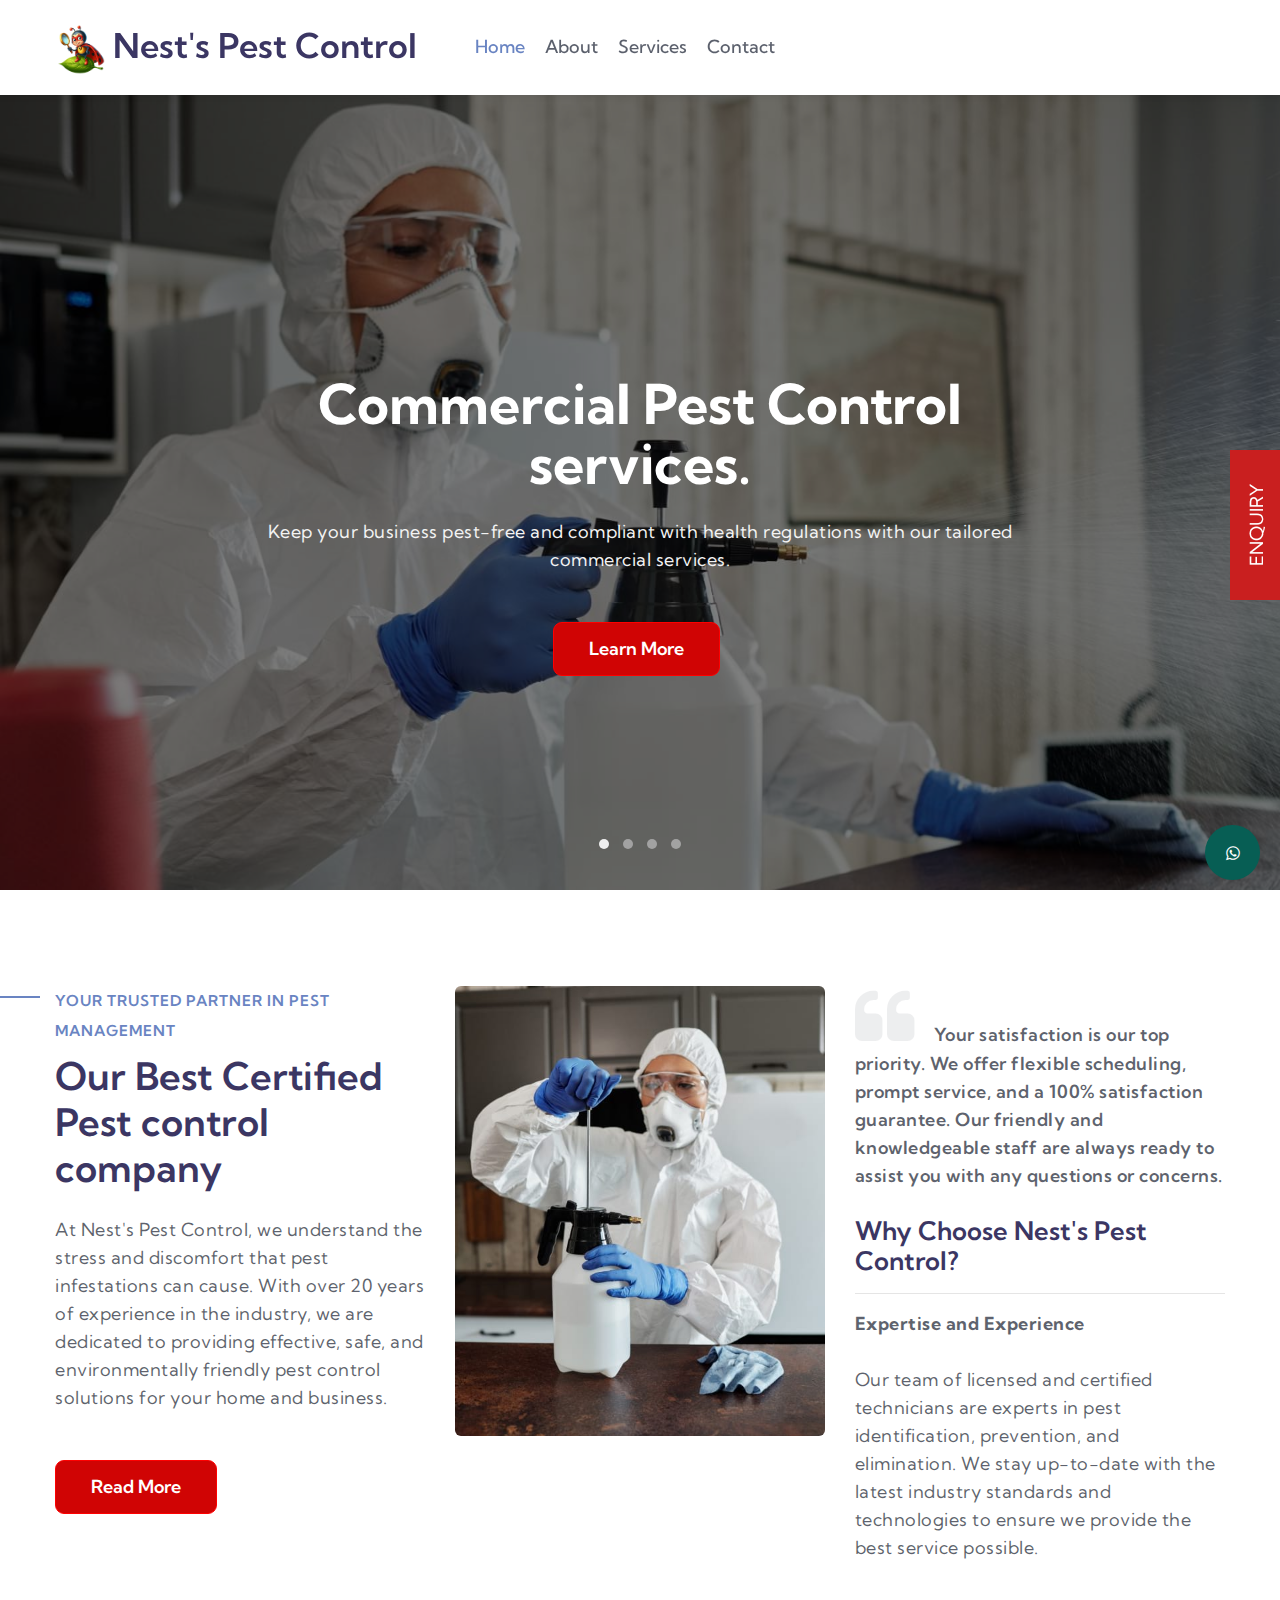
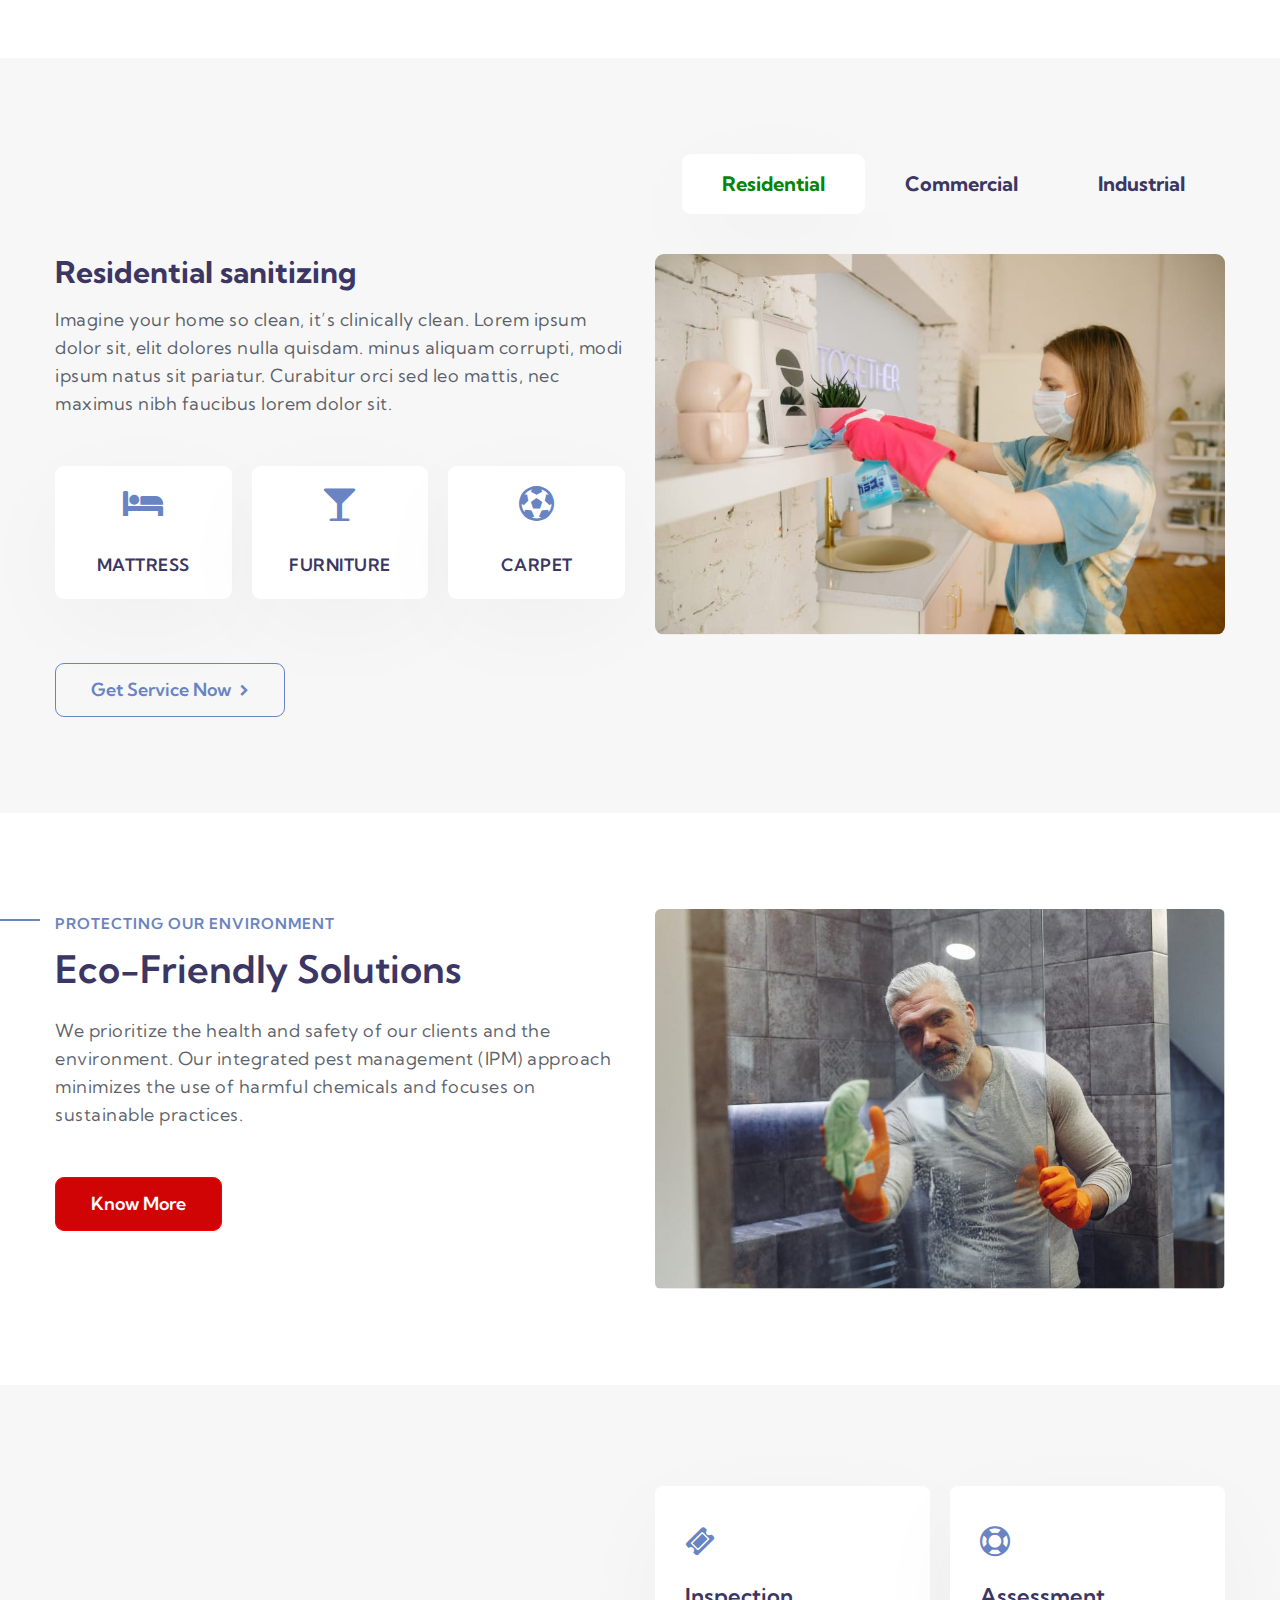
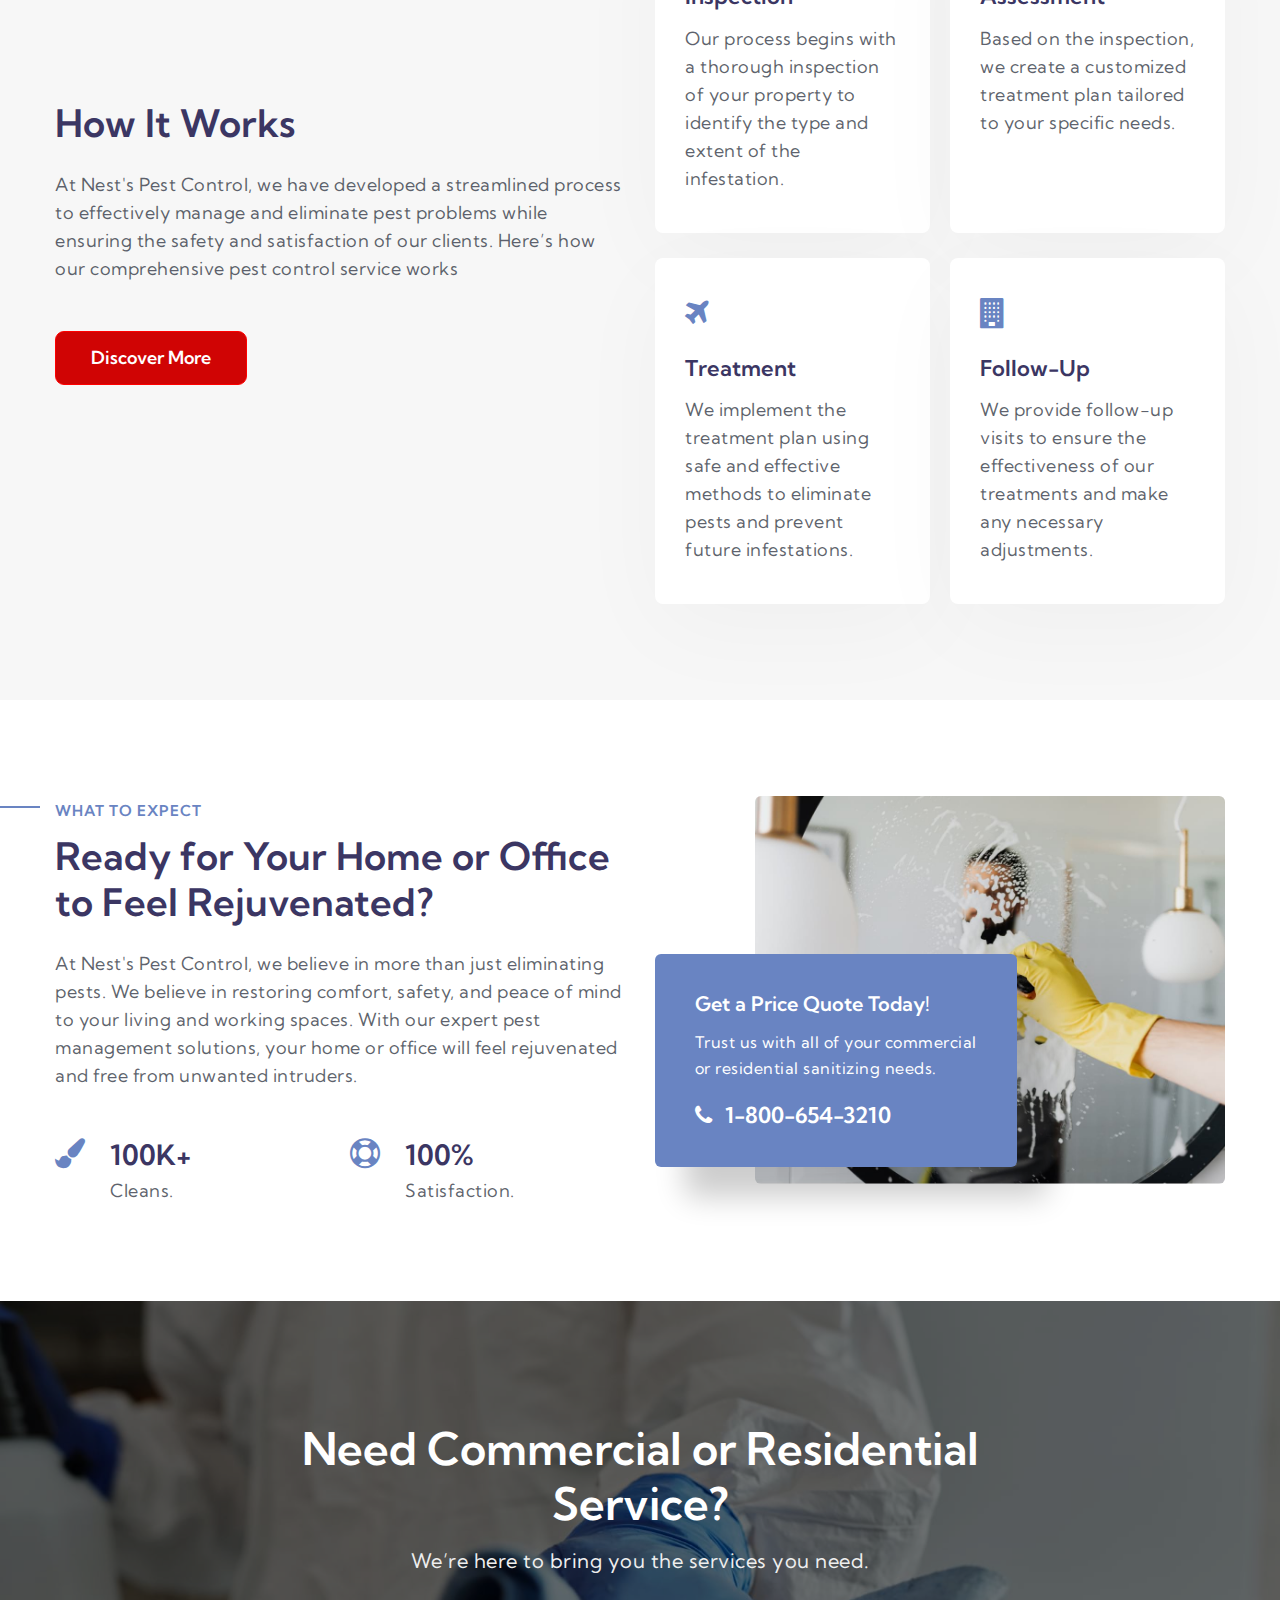
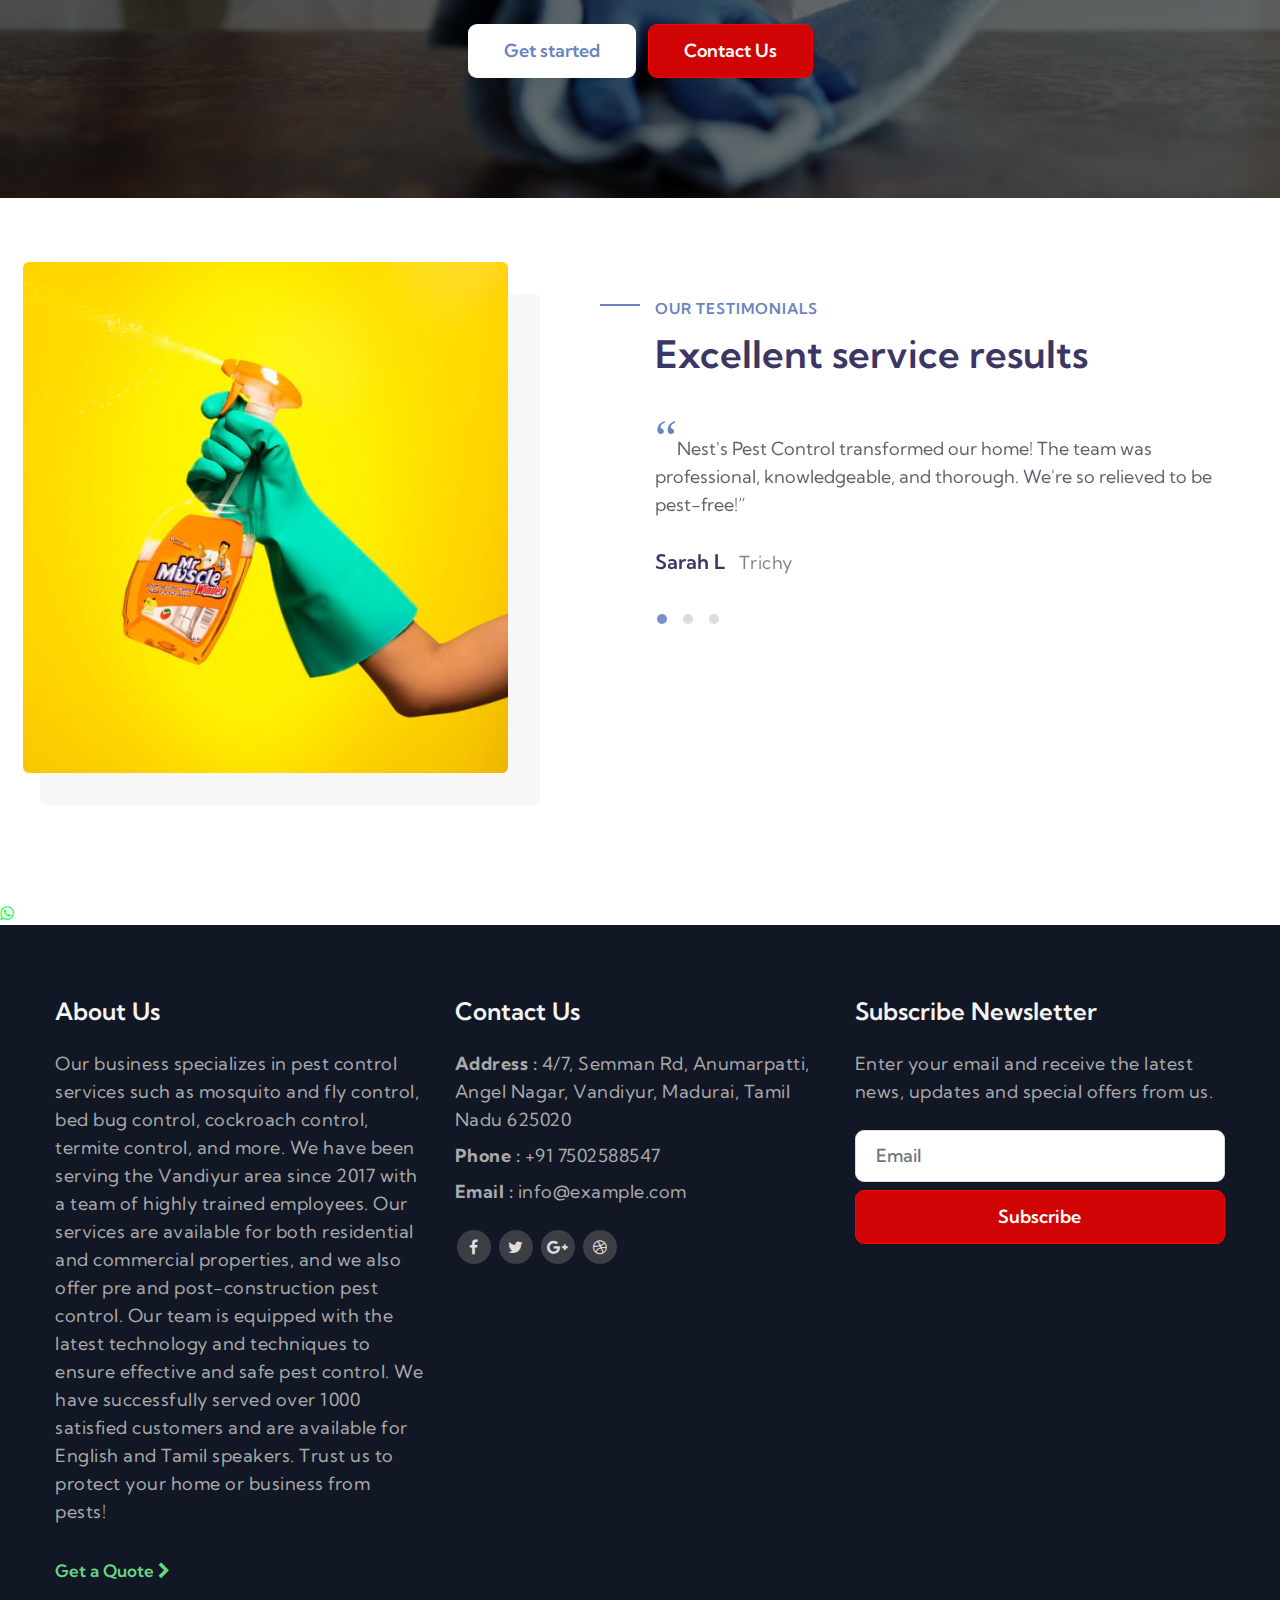
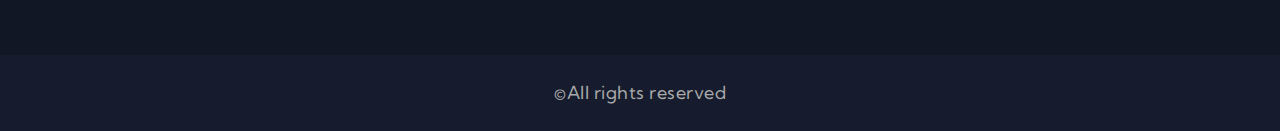
<file: index.html>
<!--
Author: W3layouts
Author URL: http://w3layouts.com
-->
<!doctype html>
<html lang="en">
  <head>
    <!-- Required meta tags -->
    <meta charset="utf-8">
    <meta name="viewport" content="width=device-width, initial-scale=1, shrink-to-fit=no">
    <link rel="shortcut icon" type="image/x-icon" href="Designer-removebg-preview.png">
    <title>Nest's Pest Control</title>
    
    <link href="https://fonts.googleapis.com/css2?family=Kumbh+Sans:wght@300;400;700&display=swap" rel="stylesheet">

    <!-- Template CSS -->
    <link rel="stylesheet" href="assets/css/style-starter.css">
    <style>
        .btn.book-now {
            background: #c91f1f;
            border-radius: 0;
            color: #fff;
            display: inline-block;
            font-size: 18px;
            height: 50px;
            line-height: 40px;
            position: fixed;
            right: 0;
            bottom: 50%;
            text-align: center;
            text-decoration: none;
            text-transform: uppercase;
            -moz-transform: rotate(-90deg);
            -ms-transform: rotate(-90deg);
            -o-transform: rotate(-90deg);
            -webkit-transform: rotate(-90deg);
            transform-origin: bottom right;
            width: 150px;
            z-index: 9999;
        }

 
    </style>
  </head>
  <body>
<header id="site-header" class="fixed-top">
  <section class="w3l-header-4">
      <div class="container">
          <nav class="navbar navbar-expand-lg navbar-light">
              <h1><a class="navbar-brand" href="index.html"><img src="Designer-removebg-preview.png" height="50px" width="50px">
                Nest's Pest Control
                  </a></h1>
              <button class="navbar-toggler collapsed" type="button" data-toggle="collapse" data-target="#navbarNav"
                  aria-controls="navbarNav" aria-expanded="false" aria-label="Toggle navigation">
                  <span class="fa icon-expand fa-bars"></span>
                  <span class="fa icon-close fa-times"></span>
              </button>

              <div class="collapse navbar-collapse" id="navbarNav">
                  <ul class="navbar-nav">
                      <li class="nav-item active">
                          <a class="nav-link" href="index.html">Home </a>
                      </li>
                      <li class="nav-item @@about__active">
                          <a class="nav-link" href="index.html">About</a>
                      </li>
                      <li class="nav-item @@services__active">
                          <a class="nav-link" href="index.html">Services</a>
                      </li>
                      <li class="nav-item @@contact__active">
                          <a class="nav-link" href="index.html">Contact</a>
                      </li>
                  </ul>
                 

                  <!-- //toggle switch for light and dark theme -->
                  <!-- search popup -->
                  
                  <!-- /search popup -->
              </div>
              <!-- toggle switch for light and dark theme -->
              
          </nav>
      </div>
  </section>
</header>
<a class="btn book-now desktop open-datepicker-popup" href="#" title="Book Now">Enquiry Now</a>
<!-- main-slider -->
<section class="w3l-main-slider" id="home">
    <div class="companies20-content">
        <div class="owl-one owl-carousel owl-theme">
            <div class="item">
                <li>
                    <div class="slider-info banner-view bg bg2">
                        <div class="banner-info">
                            <div class="container">
                                <div class="banner-info-bg">
                                    <h5>Commercial Pest Control <span> services.</span> </h5>
                                    <p class="mt-md-4 mt-3">Keep your business pest-free and compliant with health regulations with our tailored commercial services. </p>
                                    <a class="btn btn-style btn-primary mt-sm-5 mt-4 mr-2" href="about.html"> Learn
                                        More</a>
                                </div>
                            </div>
                        </div>
                    </div>
                </li>
            </div>
            <div class="item">
                <li>
                    <div class="slider-info  banner-view banner-top1 bg bg2">
                        <div class="banner-info">
                            <div class="container">
                                <div class="banner-info-bg">
                                    <h5>Residential Pest Control <span> services</span>  </h5>
                                    <p class="mt-md-4 mt-3"> Protect your home and family from unwanted intruders such as ants, roaches, rodents, and more. </p>
                                    <a class="btn btn-style btn-primary mt-sm-5 mt-4 mr-2" href="about.html"> Learn
                                        More</a>
                                </div>
                            </div>
                        </div>
                    </div>
                </li>
            </div>
            <div class="item">
                <li>
                    <div class="slider-info banner-view banner-top2 bg bg2">
                        <div class="banner-info">
                            <div class="container">
                                <div class="banner-info-bg">
                                    <h5>Termite Control <span> services.</span> </h5>
                                    <p class="mt-md-4 mt-3">Safeguard your property from the devastating effects of termite infestations with our specialized treatment plans.
                                    </p>
                                    <a class="btn btn-style btn-primary mt-sm-5 mt-4 mr-2" href="about.html"> Learn
                                        More</a>
                                </div>
                            </div>
                        </div>
                    </div>
                </li>
            </div>
            <div class="item">
                <li>
                    <div class="slider-info banner-view banner-top3 bg bg2">
                        <div class="banner-info">
                            <div class="container">
                                <div class="banner-info-bg">
                                    <h5>Bed Bug Extermination <span> services</span>  </h5>
                                    <p class="mt-md-4 mt-3"> Sleep soundly again with our thorough and effective bed bug treatments. </p>
                                    <a class="btn btn-style btn-primary mt-sm-5 mt-4 mr-2" href="about.html"> Learn
                                        More</a>
                                </div>
                            </div>
                        </div>
                    </div>
                </li>
            </div>
        </div>
    </div>
</section>
<!-- /main-slider -->
<!-- home block1 -->
<section class="wthree-row py-5 about-main" id="about">
    <div class="container py-lg-5 py-md-4 py-2">
        <div class="row">
            <div class="col-lg-4 mb-lg-0 mb-5">
                <h3 class="title-small mb-2">Your Trusted Partner in Pest Management</h3>
                <h3 class="title-big">Our Best Certified Pest control company </h3>
                <p class="pt-4">At Nest's Pest Control, we understand the stress and discomfort that pest infestations can cause. With over 20 years of experience in the industry, we are dedicated to providing effective, safe, and environmentally friendly pest control solutions for your home and business.</p>
                <a href="about.html" class="btn btn-style btn-primary mt-lg-5 mt-4">Read More</a>
            </div>
            <div class="col-lg-4 col-md-6 text-center">
                <div class="agileits-banner-info4">
                    <img src="assets/images/about.jpg" alt="image" class="img-fluid radius-image" />
                </div>
            </div>
            <div class="col-lg-4 col-md-6 mt-md-0 mt-4">
                <span class="fa fa-quote-left" aria-hidden="true"></span>
                <p class="py-4 pl-3 d-inline about-right-text">Your satisfaction is our top priority. We offer flexible scheduling, prompt service, and a 100% satisfaction guarantee. Our friendly and knowledgeable staff are always ready to assist you with any questions or concerns.
                </p>
                <h5 class="abt-right">Why Choose Nest's Pest Control?</h5>
                <hr>
                <p class=""><b>Expertise and Experience<br><br></b>
                    Our team of licensed and certified technicians are experts in pest identification, prevention, and elimination. We stay up-to-date with the latest industry standards and technologies to ensure we provide the best service possible. </p>
            </div>
        </div>
    </div>
</section>
<!-- //home block1 -->
<!-- our products -->
<section class="w3l-products py-5" id="services">
    <div class="container py-lg-5 py-md-4 py-2">
        <div class="row">
            <div class="col-lg-12 mx-auto">
                <!--Horizontal Tab-->
                <div id="parentHorizontalTab">
                    <ul class="resp-tabs-list hor_1">
                        <li>Residential</li>
                        <li>Commercial</li>
                        <li>Industrial</li>
                        <div class="clear"></div>
                    </ul>
                    <div class="resp-tabs-container hor_1 mt-md-0 mt-4">
                        <div class="products-content">
                            <div class="row">
                                <div class="col-lg-6">
                                    <h3>Residential sanitizing</h3>
                                    <p>Imagine your home so clean, it’s clinically clean. 
                                        Lorem ipsum dolor sit, elit dolores nulla quisdam. minus aliquam corrupti, 
                                        modi ipsum natus sit pariatur. Curabitur orci sed leo mattis, nec maximus 
                                        nibh faucibus lorem dolor sit. </p>
                                    <div class="grids-ser my-md-5 my-4 text-center">
                                        <div class="area-box">
                                            <span class="fa fa-bed"></span>
                                            <h4><a href="#feature" class="title-head">Mattress </a></h4>
                                        </div>
                                        <div class="area-box">
                                            <span class="fa fa-glass"></span>
                                            <h4><a href="#feature" class="title-head">Furniture </a></h4>
                                        </div>
                                        <div class="area-box">
                                            <span class="fa fa-futbol-o"></span>
                                            <h4><a href="#feature" class="title-head">Carpet </a></h4>
                                        </div>
                                    </div>
                                    <a href="#url" class="btn btn-outline-primary btn-style mt-3">Get Service Now
                                        <span class="fa fa-chevron-right"></span>
                                    </a>
                                </div>
                                <div class="col-lg-6 mt-lg-0 mt-5">
                                    <img src="assets/images/residentsan.jpg" class="img-fluid radius-image-full"
                                        alt="project image">
                                </div>
                            </div>
                        </div>
                        <div class="products-content">
                            <div class="row">
                                <div class="col-lg-6">
                                    <h3>Commercial sanitizing</h3>
                                    <p>Imagine your home so clean, it’s clinically clean. 
                                        Lorem ipsum dolor sit, elit dolores nulla quisdam. minus aliquam corrupti, 
                                        modi ipsum natus sit pariatur. Curabitur orci sed leo mattis, nec maximus 
                                        nibh faucibus lorem dolor sit. </p>
                                        <div class="grids-ser my-md-5 my-4 text-center">
                                            <div class="area-box">
                                                <span class="fa fa-glass"></span>
                                                <h4><a href="#feature" class="title-head">Factory </a></h4>
                                            </div>
                                            <div class="area-box">
                                                <span class="fa fa-bed"></span>
                                                <h4><a href="#feature" class="title-head">Building </a></h4>
                                            </div>
                                            <div class="area-box">
                                                <span class="fa fa-futbol-o"></span>
                                                <h4><a href="#feature" class="title-head">Education </a></h4>
                                            </div>
                                        </div>
                                    <a href="#url" class="btn btn-outline-primary btn-style mt-3">Get Service Now
                                        <span class="fa fa-chevron-right"></span>
                                    </a>
                                </div>
                                <div class="col-lg-6 mt-lg-0 mt-5">
                                    <img src="assets/images/commercialsan.jpg" class="img-fluid radius-image-full"
                                        alt="project image">
                                </div>
                            </div>
                        </div>
                    </div>
                </div>
            </div>
        </div>
    </div>
</section>
<!-- //our products -->
<!-- home block3 -->
<section class="wthree-row py-5 about-main" id="">
    <div class="container py-lg-5 py-md-4 py-2">
        <div class="row">
            <div class="col-lg-6 mb-lg-0 mb-sm-5 mb-4">
                <h3 class="title-small mb-2">Protecting Our Environment</h3>
                <h3 class="title-big">Eco-Friendly Solutions </h3>
                <p class="pt-4">We prioritize the health and safety of our clients and the environment. Our integrated pest management (IPM) approach minimizes the use of harmful chemicals and focuses on sustainable practices.</p>
                <a href="about.html" class="btn btn-style btn-primary mt-lg-5 mt-4">Know More</a>
            </div>
            <div class="col-lg-6 text-center">
                <div class="agileits-banner-info4">
                    <img src="assets/images/image1.jpg" alt="image" class="img-fluid radius-image" />
                </div>
            </div>
        </div>
    </div>
</section>
<!-- //home block3 -->
<!-- services page block 2 -->
<section class="w3l-features py-5" id="features">
    <div class="call-w3 py-lg-5 py-md-4 py-2">
        <div class="container">
            <div class="row main-cont-wthree-2">
                <div class="col-lg-6 feature-grid-left">
                    <h4 class="title-big">How It Works</h4>
                    <p class="text-para mt-lg-4 mt-3">At Nest's Pest Control, we have developed a streamlined process to effectively manage and eliminate pest problems while ensuring the safety and satisfaction of our clients. Here’s how our comprehensive pest control service works </p>
                    
                    <a href="#url" class="btn btn-primary btn-style mt-md-5 mt-4">Discover More</a>
                </div>
                <div class="col-lg-6 feature-grid-right mt-lg-0 mt-5">
                    <div class="call-grids-w3 d-grid">
                        <div class="grids-1 box-wrap">
                            <a href="#more" class="icon"><span class="fa fa-ticket"></span></a>
                            <h4><a href="#feature" class="title-head">Inspection</a></h4>
                            <p>Our process begins with a thorough inspection of your property to identify the type and extent of the infestation.</p>
                        </div>
                        <div class="grids-1 box-wrap">
                            <a href="#more" class="icon"><span class="fa fa-life-ring"></span></a>
                            <h4><a href="#feature" class="title-head">Assessment</a></h4>
                            <p>Based on the inspection, we create a customized treatment plan tailored to your specific needs.</p>
                        </div>
                        <div class="grids-1 box-wrap">
                            <a href="#more" class="icon"><span class="fa fa-plane"></span></a>
                            <h4><a href="#feature" class="title-head">Treatment</a></h4>
                            <p>We implement the treatment plan using safe and effective methods to eliminate pests and prevent future infestations.</p>
                        </div>
                        <div class="grids-1 box-wrap">
                            <a href="#more" class="icon"><span class="fa fa-building"></span></a>
                            <h4><a href="#feature" class="title-head">Follow-Up</a></h4>
                            <p>We provide follow-up visits to ensure the effectiveness of our treatments and make any necessary adjustments.</p>
                        </div>
                    </div>
                </div>
            </div>
        </div>
    </div>
</section>
<!-- //services page block 2 -->
<section class="w3l-servicesblock py-5" id="expect">
    <div class="container py-lg-5 py-md-4 py-2">
        <div class="row">
            <div class="col-lg-6 about-right-faq align-self">
                <span class="title-small mb-2"> What to expect</span>
                <h3 class="title-big mx-0"> Ready for Your Home or Office
                    to Feel Rejuvenated?</h3>
                <p class="mt-lg-4 mt-3 mb-lg-5 mb-4">At Nest's Pest Control, we believe in more than just eliminating pests. We believe in restoring comfort, safety, and peace of mind to your living and working spaces. With our expert pest management solutions, your home or office will feel rejuvenated and free from unwanted intruders.</p>
                <div class="two-grids mt-md-0 mt-md-5 mt-4">
                    <div class="grids_info">
                        <span class="fa fa-paint-brush"></span>
                        <div class="detail">
                            <h4>100K+</h4>
                            <p class="">Cleans.</p>
                        </div>
                    </div>
                    <div class="grids_info">
                        <span class="fa fa-life-ring"></span>
                        <div class="detail">
                            <h4>100%</h4>
                            <p class="">Satisfaction.</p>
                        </div>
                    </div>
                </div>
            </div>

            <div class="col-lg-5 offset-lg-1 offset-md-2 left-wthree-img mt-lg-0 mt-sm-5 mt-4 position-relative">
                <img src="assets/images/image2.jpg" alt="" class="img-fluid radius-image">
                <div class="imginfo__box">
                    <h6 class="imginfo__title">Get a Price Quote Today!</h6>
                    <p>Trust us with all of your commercial<br>or residential sanitizing needs. </p>
                    <a href="tel:http://1(800)7654321"><span class="fa fa-phone mr-2"></span> 1-800-654-3210</a>
                </div>
            </div>
        </div>
    </div>
</section>
<!-- middle -->
<div class="middle py-5">
    <div class="container py-lg-5 py-md-4">
        <div class="welcome-left text-center py-4">
            <h3 class="title-big mx-auto">Need Commercial or
                Residential  Service?</h3>
            <p>We’re here to bring you the  services you need.</p>
            <a href="#started" class="btn btn-style btn-white mt-sm-5 mt-4 mr-2">Get started</a>
            <a href="contact.html" class="btn btn-style btn-primary mt-sm-5 mt-4">Contact Us</a>
        </div>
    </div>
</div>
<!-- //middle -->

<section class="w3l-clients" id="testimonials">
    <div class="midd-w3 py-5">
        <div class="container py-lg-5 py-md-4 py-2">
            <div class="row mt-lg-0 mt-md-5">
                <div class="col-lg-5 align-self img-effect pr-md-0">
                    <img src="assets/images/testimonials.jpg" alt="" class="radius-image img-fluid">
                </div>
                <div class="col-lg-6 offset-lg-1 mt-lg-0 mt-5">
                    <span class="title-small mb-2">Our Testimonials</span>
                    <h3 class="title-big">Excellent service  results</h3>
                    <div id="owl-demo1" class="owl-carousel owl-theme mt-md-4 mt-2 py-2 mb-4">
                        <div class="item">
                            <div class="testimonial-content">
                                <div class="testimonial">
                                    <blockquote>
                                        <q>Nest's Pest Control transformed our home! The team was professional, knowledgeable, and thorough. We're so relieved to be pest-free!</q>
                                    </blockquote>
                                    <div class="testi-des">
                                        <div class="peopl align-self">
                                            <h3>Sarah L</h3>
                                            <p class="indentity">Trichy</p>
                                        </div>
                                    </div>
                                </div>
                            </div>
                        </div>
                        <div class="item">
                            <div class="testimonial-content">
                                <div class="testimonial">
                                    <blockquote>
                                        <q>Running a restaurant, we can't afford pests. Nest's Pest Control came through fast and effectively. Highly recommended!</q>
                                    </blockquote>
                                    <div class="testi-des">
                                        <div class="peopl align-self">
                                            <h3>Michael P</h3>
                                            <p class="indentity">Madurai</p>
                                        </div>
                                    </div>
                                </div>
                            </div>
                        </div>
                        <div class="item">
                            <div class="testimonial-content">
                                <div class="testimonial">
                                    <blockquote>
                                        <q>நெஸ்ட் பெஸ்ட் கன்ட்ரோல் எங்கள் வீட்டை மாற்றியது! அவர்கள் தொழிலாளிகள், அறிவுறுத்தவும் முழுவதும் திருப்திகரமானவை. பெஸ்ட் இல்லை என்றால் எங்களுக்கு அறிவிக்கிறேன்!</q>
                                    </blockquote>
                                    <div class="testi-des">
                                        <div class="peopl align-self">
                                            <h3>சுரேஷ் க.</h3>
                                            <p class="indentity">Madurai</p>
                                        </div>
                                    </div>
                                </div>
                            </div>
                        </div>
                        
                        
                    </div>
                </div>
            </div>
        </div>
    </div>
</section>
<!--  News section -
<div class="w3l-news" id="news">
    <section id="grids5-block" class="py-5">
        <div class="container py-lg-5 py-md-4 py-2">
            <span class="title-small mb-2">News and Events</span>
            <h3 class="title-big">Latest blog posts</h3>
            <div class="row mt-sm-5 mt-4">
                <div class="col-lg-4 col-md-6">
                    <div class="grids5-info">
                        <a href="#blog-single" class="d-block zoom"><img src="assets/images/blog1.jpg" alt=""
                                class="img-fluid news-image" /></a>
                        <div class="blog-info">
                            <p class="date"><span class="fa fa-calendar mr-2"></span> September 12, 2020</p>
                            <h4><a href="#blog-single">Benefits of Professional Antiviral Sanitisation</a></h4>
                            <p>Lorem ipsum dolor sit nostrum ed amet libero fugiat ullam ipsam...</p>
                            <a href="#url" class=" link-style p-0 mt-4">Read More
                                <span class="fa fa-chevron-right"></span>
                            </a>
                        </div>
                    </div>
                </div>
                <div class="col-lg-4 col-md-6 mt-md-0 mt-4">
                    <div class="grids5-info">
                        <a href="#blog-single" class="d-block zoom"><img src="assets/images/blog2.jpg" alt=""
                                class="img-fluid news-image" /></a>
                        <div class="blog-info">
                            <p class="date"><span class="fa fa-calendar mr-2"></span> September 12, 2020</p>
                            <h4><a href="#blog-single">Cleaning, Disinfecting, and Sanitizing</a></h4>
                            <p>Lorem ipsum dolor sit nostrum ed amet libero fugiat ullam ipsam...</p>
                            <a href="#url" class=" link-style p-0 mt-4">Get a Quote
                                <span class="fa fa-chevron-right"></span>
                            </a>
                        </div>
                    </div>
                </div>
                <div class="col-lg-4 col-md-6 mt-lg-0 mt-4">
                    <div class="grids5-info">
                        <a href="#blog-single" class="d-block zoom"><img src="assets/images/blog3.jpg" alt=""
                                class="img-fluid news-image" /></a>
                        <div class="blog-info">
                            <p class="date"><span class="fa fa-calendar mr-2"></span> September 12, 2020</p>
                            <h4><a href="#blog-single">Germs Thrive the Office!Your Health Risk?</a></h4>
                            <p>Lorem ipsum dolor sit nostrum ed amet libero fugiat ullam ipsam...</p>
                            <a href="#url" class=" link-style p-0 mt-4">Get a Quote
                                <span class="fa fa-chevron-right"></span>
                            </a>
                        </div>
                    </div>
                </div>
            </div>
        </div>
    </section>
</div>

<section class="w3l-logos py-5">
    <div class="container py-lg-4 py-2">
        <h3 class="title-big mx-0 text-center mb-md-5 mb-4"> Supplies & Partners</h3>
        <div class="row">
            <div class="col-lg-2 col-md-3 col-sm-4 col-6 logo-view">
                <img src="assets/images/logo1.jpg" alt="company-logo" class="img-fluid" />
            </div>
            <div class="col-lg-2 col-md-3 col-sm-4 col-6 logo-view">
                <img src="assets/images/logo2.jpg" alt="company-logo" class="img-fluid" />
            </div>
            <div class="col-lg-2 col-md-3 col-sm-4 col-6 logo-view mt-sm-0 mt-4">
                <img src="assets/images/logo3.jpg" alt="company-logo" class="img-fluid" />
            </div>
            <div class="col-lg-2 col-md-3 col-sm-4 col-6 logo-view mt-md-0 mt-4">
                <img src="assets/images/logo4.jpg" alt="company-logo" class="img-fluid" />
            </div>
            <div class="col-lg-2 col-md-3 col-sm-4 col-6 logo-view mt-lg-0 mt-4">
                <img src="assets/images/logo2.jpg" alt="company-logo" class="img-fluid" />
            </div>
            <div class="col-lg-2 col-md-3 col-sm-4 col-6 logo-view mt-lg-0 mt-4">
                <img src="assets/images/logo1.jpg" alt="company-logo" class="img-fluid" />
            </div>
        </div>
    </div>
</section>


<!-- footer -->

<div class="floating-button">
    <a href="https://api.whatsapp.com/send?phone=91" target="_blank">
        <i class="fa fa-whatsapp" aria-hidden="true" alt="pestcontrol-whatsapp" loading="lazy"></i>
    </a>
</div>
<footer class="py-5">
  <div class="container py-lg-4 py-2">
    <div class="row footer-top">
      <div class="col-lg-4 footer-grid_section_1its footer-text">
        <div class="footer-title">
          <h3>About Us</h3>
        </div>
        <p class="mt-lg-4 mt-3 mb-4 pb-lg-2">Our business specializes in pest control services such as mosquito and fly control, bed bug control, cockroach control, termite control, and more. We have been serving the Vandiyur area since 2017 with a team of highly trained employees. Our services are available for both residential and commercial properties, and we also offer pre and post-construction pest control. Our team is equipped with the latest technology and techniques to ensure effective and safe pest control. We have successfully served over 1000 satisfied customers and are available for English and Tamil speakers. Trust us to protect your home or business from pests!</p>
          <a href="#url" class=" link-style p-0">Get a Quote
            <span class="fa fa-chevron-right"></span>
        </a>
      </div>
      <div class="col-lg-4 col-md-6 footer-grid_section_1its mt-lg-0 mt-5">
        <div class="footer-title">
          <h3>Contact Us</h3>
        </div>
        <div class="footer-text mt-4">
          <p><strong>Address :</strong> 4/7, Semman Rd, Anumarpatti, Angel Nagar, Vandiyur, Madurai, Tamil Nadu 625020</p>
          <p class="my-2"><strong>Phone :</strong> <a href="tel:+91 7502588547">+91 7502588547</a></p>
          <p><strong>Email :</strong> <a href="mailto:info@example.com">info@example.com</a></p>
          <!-- social icons -->
          <ul class="top-right-info mt-4">
            <li class="facebook-w3">
              <a href="#facebbok">
                <span class="fa fa-facebook-f"></span>
              </a>
            </li>
            <li class="twitter-w3">
              <a href="#twitter">
                <span class="fa fa-twitter"></span>
              </a>
            </li>
            <li class="google-w3">
              <a href="#google">
                <span class="fa fa-google-plus"></span>
              </a>
            </li>
            <li class="dribble-w3">
              <a href="#dribble">
                <span class="fa fa-dribbble"></span>
              </a>
            </li>
          </ul>
          <!-- //social icons -->
        </div>
      </div>
      <div class="col-lg-4 col-md-6 footer-grid_section_1its footer-text mt-lg-0 mt-5">
        <div class="footer-title">
          <h3>Subscribe Newsletter</h3>
        </div>
        <div class="info-form-right mt-4 p-0">
          <p class="mb-4">Enter your email and receive the latest news, updates and special offers from us.</p>
          <form action="#" method="post">
            <div class="form-group mb-2">
              <input type="email" class="form-control" name="Email" placeholder="Email" required="">
            </div>
            <button type="submit" class="btn btn-style btn-primary w-100 d-block ml-auto">Subscribe</button>
          </form>
        </div>
      </div>
    </div>
  </div>
</footer>
<!-- //footer -->
<!-- copyright -->
<div class="cpy-right text-center py-4">
  <p>©All rights reserved <a href=""> </a> </p>
</div>
<!-- //copyright -->

<!-- move top -->
<a href="https://wa.me/1234567890?text=Hello%20there!" target="_blank">
    <button id="movetop" title="Get Services">
      <span class="fa fa-whatsapp" aria-hidden="true"></span>
    </button>
  </a>
<script>
  // When the user scrolls down 20px from the top of the document, show the button
  window.onscroll = function () {
    scrollFunction()
  };

  function scrollFunction() {
    if (document.body.scrollTop > 20 || document.documentElement.scrollTop > 20) {
      document.getElementById("").style.display = "block";
    } else {
      document.getElementById("").style.display = "none";
    }
  }

  // When the user clicks on the button, scroll to the top of the document
  function topFunction() {
    document.body.scrollTop = 0;
    document.documentElement.scrollTop = 0;
  }
</script>
<!-- /move top -->

<!--  javascripts file here -->
<script src="assets/js/jquery-3.3.1.min.js"></script>
<script src="assets/js/jquery-1.9.1.min.js"></script>

<script src="assets/js/theme-change.js"></script> <!-- //light and dark mode switch js -->
<!-- responsive tabs -->
<script src="assets/js/easyResponsiveTabs.js"></script>

<!--Plug-in Initialisation-->
<script type="text/javascript">
  $(document).ready(function () {
    //Horizontal Tab
    $('#parentHorizontalTab').easyResponsiveTabs({
      type: 'default', //Types: default, vertical, accordion
      width: 'auto', //auto or any width like 600px
      fit: true, // 100% fit in a container
      tabidentify: 'hor_1', // The tab groups identifier
      activate: function (event) { // Callback function if tab is switched
        var $tab = $(this);
        var $info = $('#nested-tabInfo');
        var $name = $('span', $info);
        $name.text($tab.text());
        $info.show();
      }
    });
  });
</script>
<script type="text/javascript">
  $(document).ready(function () {
    //Horizontal Tab
    $('#parentHorizontalTab1').easyResponsiveTabs({
      type: 'default', //Types: default, vertical, accordion
      width: 'auto', //auto or any width like 600px
      fit: true, // 100% fit in a container
      tabidentify: 'hor_2', // The tab groups identifier
      activate: function (event) { // Callback function if tab is switched
        var $tab = $(this);
        var $info = $('#nested-tabInfo');
        var $name = $('span', $info);
        $name.text($tab.text());
        $info.show();
      }
    });
  });
</script>

<!-- owl carousel -->
<script src="assets/js/owl.carousel.js"></script>
<!-- script for banner slider-->
<script>
  $(document).ready(function () {
    $('.owl-one').owlCarousel({
      loop: true,
      margin: 0,
      nav: false,
      responsiveClass: true,
      autoplay: true,
      autoplayTimeout: 5000,
      autoplaySpeed: 1000,
      autoplayHoverPause: false,
      responsive: {
        0: {
          items: 1
        },
        480: {
          items: 1
        },
        667: {
          items: 1
        },
        1000: {
          items: 1
        }
      }
    })
  })
</script>
<!-- //script -->
<!-- owl carousel -->
<!-- script for tesimonials carousel slider -->
<script>
  $(document).ready(function () {
    $("#owl-demo1").owlCarousel({
      loop: true,
      nav: false,
      responsiveClass: true,
      responsive: {
        0: {
          items: 1,
          nav: false
        },
        736: {
          items: 1,
          nav: false
        }
      }
    })
  })
</script>
<!-- //script for tesimonials carousel slider -->

<!-- disable body scroll which navbar is in active -->
<script>
  $(function () {
    $('.navbar-toggler').click(function () {
      $('body').toggleClass('noscroll');
    })
  });
</script>
<!-- disable body scroll which navbar is in active -->

<!--/MENU-JS-->
<script>
  $(window).on("scroll", function () {
    var scroll = $(window).scrollTop();

    if (scroll >= 80) {
      $("#site-header").addClass("nav-fixed");
    } else {
      $("#site-header").removeClass("nav-fixed");
    }
  });

  //Main navigation Active Class Add Remove
  $(".navbar-toggler").on("click", function () {
    $("header").toggleClass("active");
  });
  $(document).on("ready", function () {
    if ($(window).width() > 991) {
      $("header").removeClass("active");
    }
    $(window).on("resize", function () {
      if ($(window).width() > 991) {
        $("header").removeClass("active");
      }
    });
  });
</script>
<!--//MENU-JS-->

<script src="assets/js/bootstrap.min.js"></script><!-- //bootstrap js -->

</body>

</html>
</file>
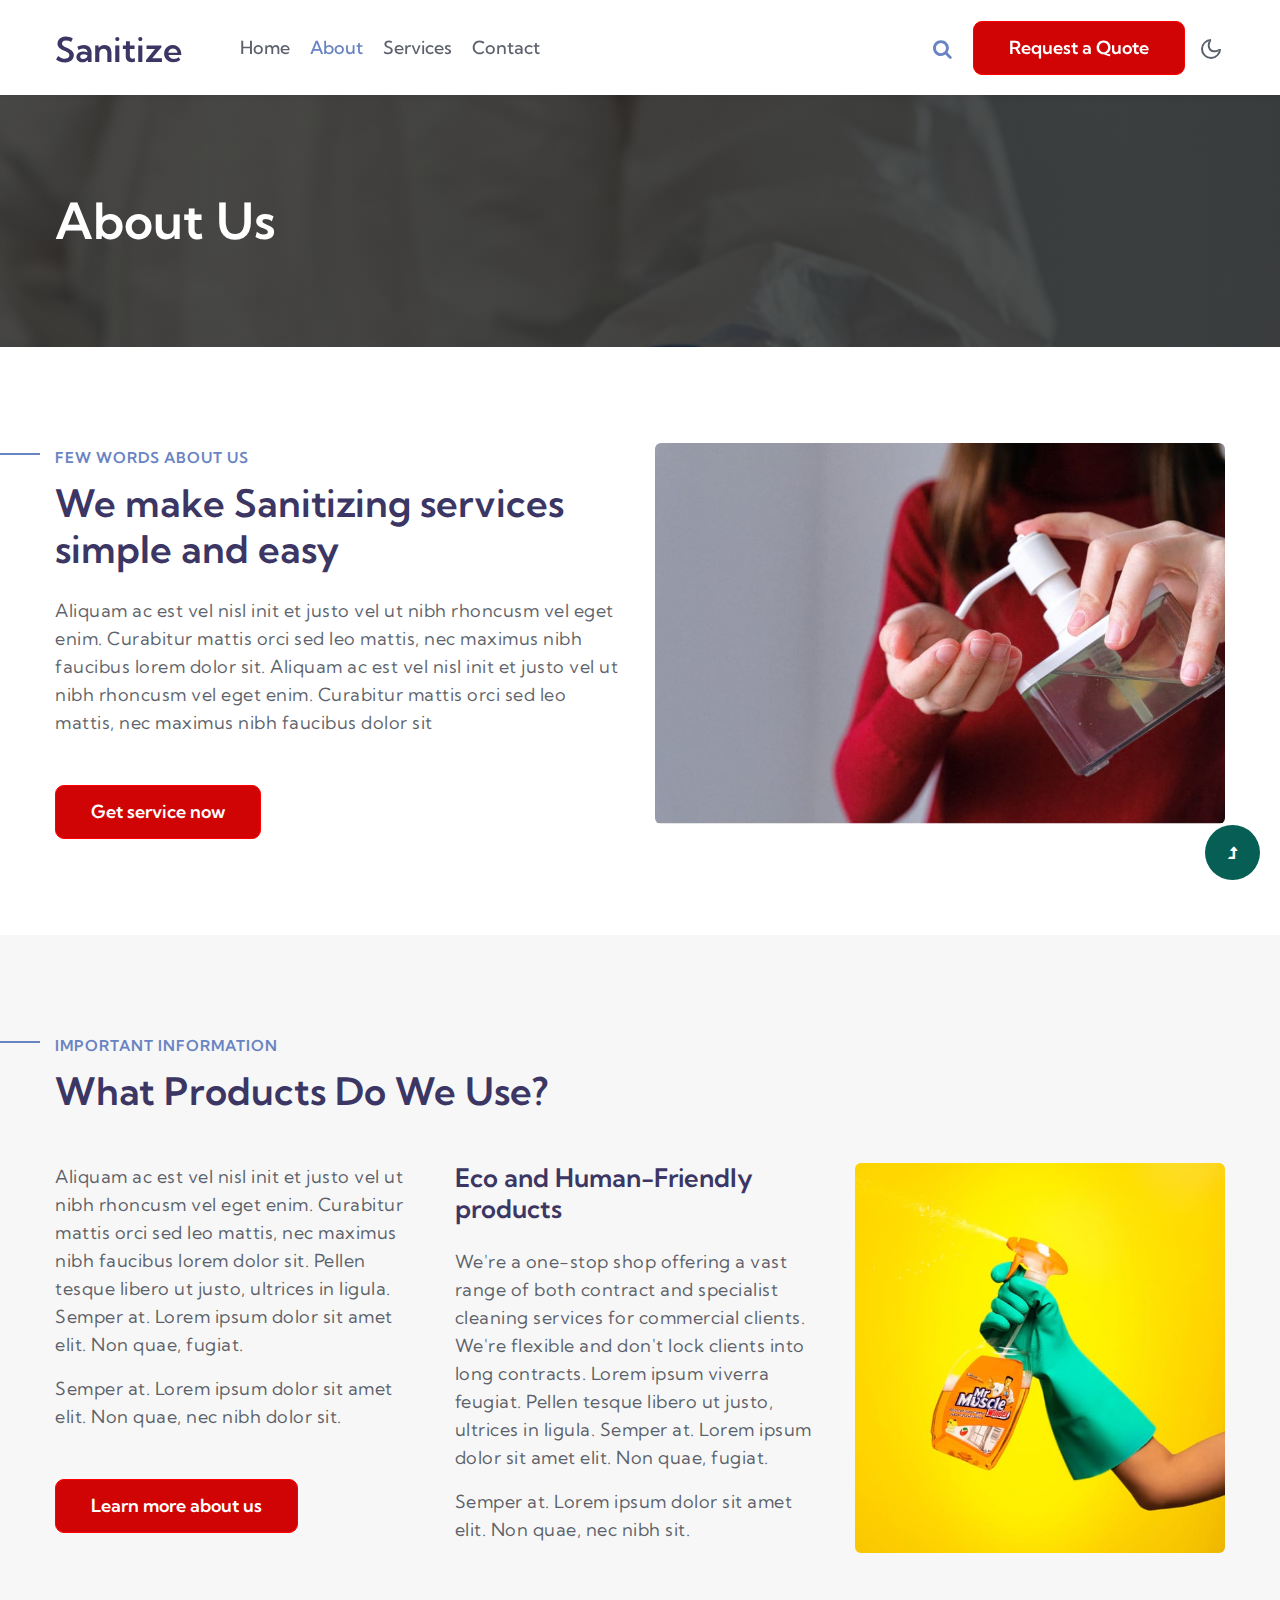
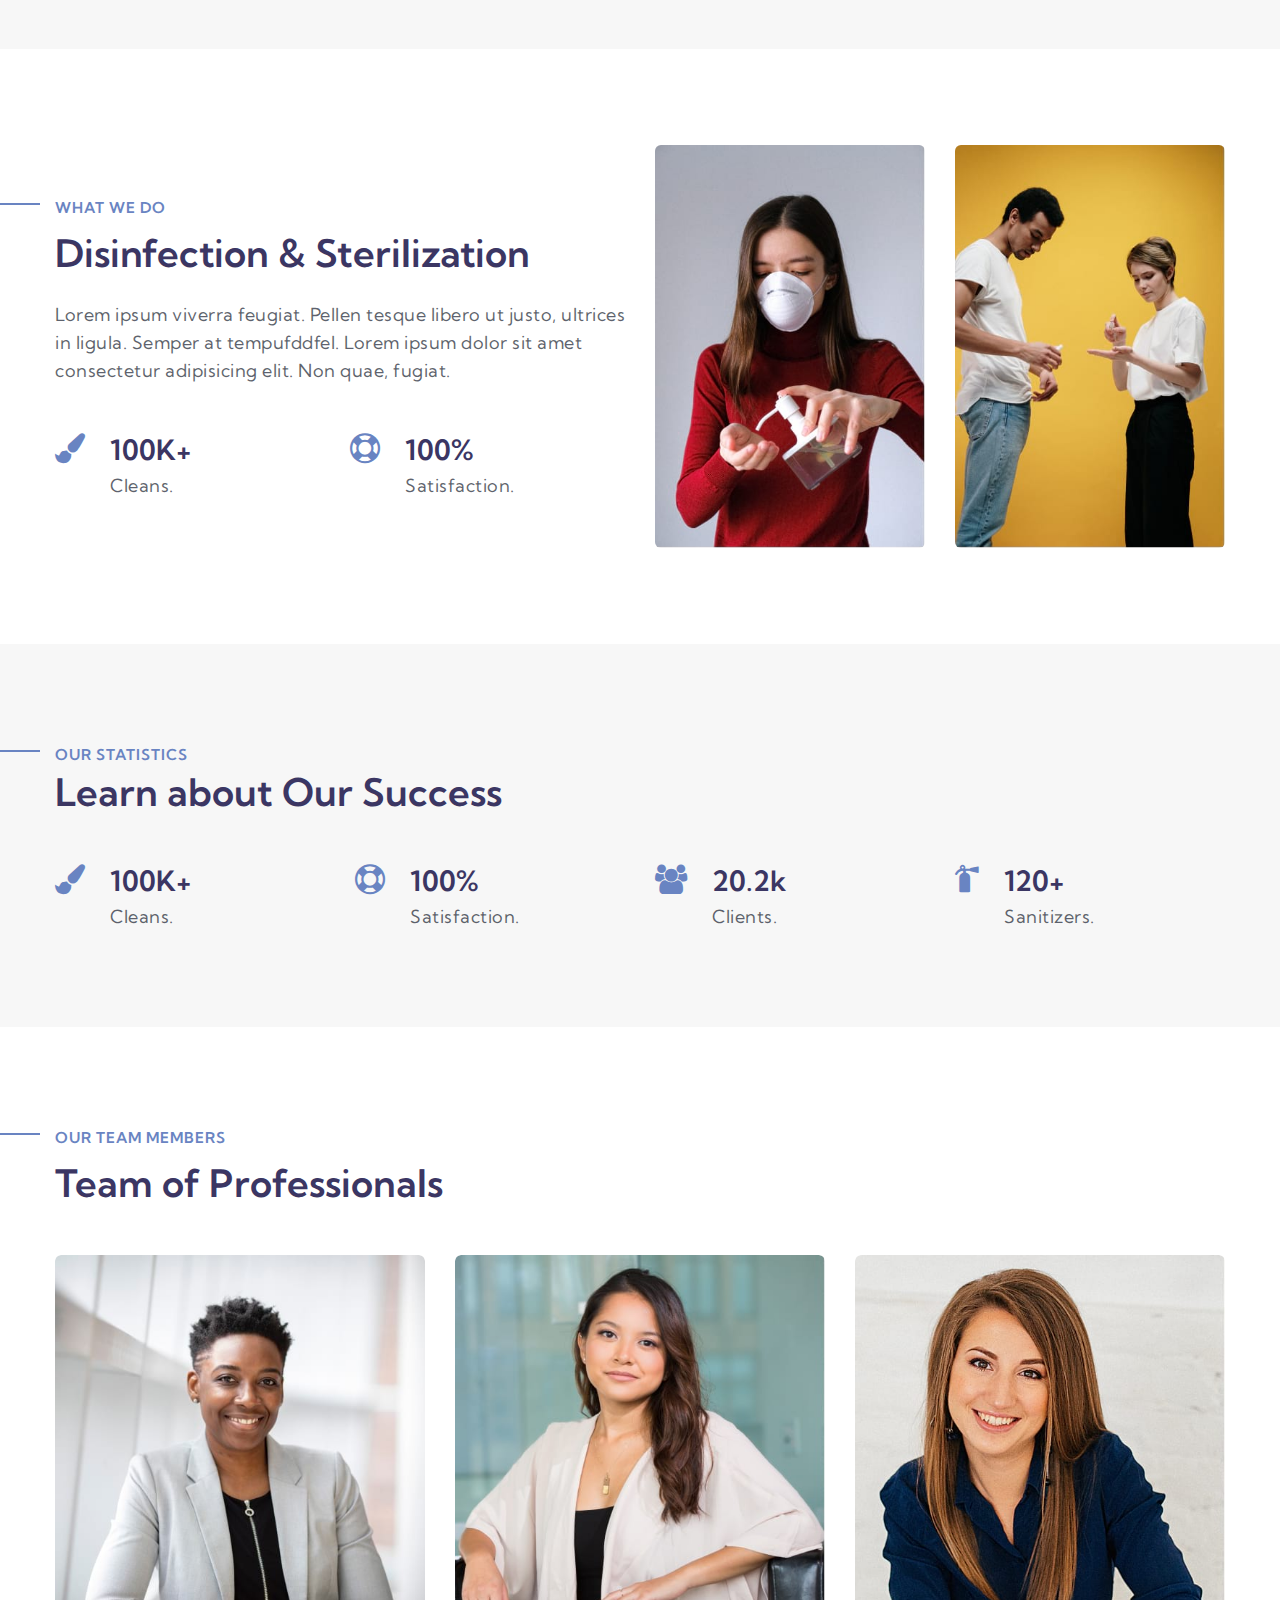
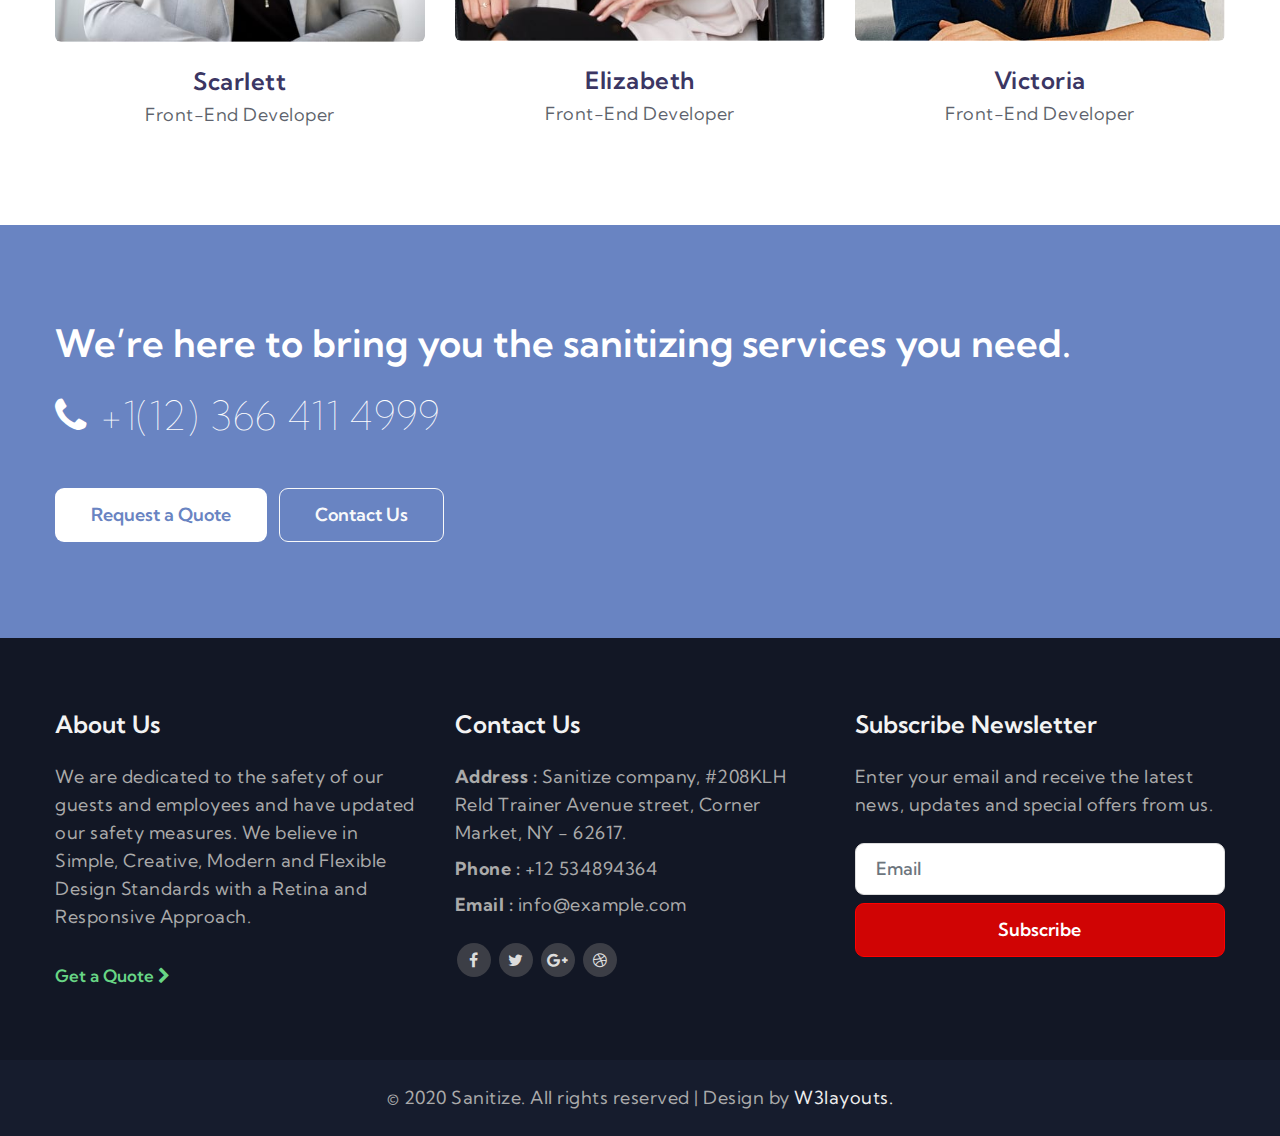
<file: about.html>
<!--
Author: W3layouts
Author URL: http://w3layouts.com
-->
<!doctype html>
<html lang="en">
  <head>
    <!-- Required meta tags -->
    <meta charset="utf-8">
    <meta name="viewport" content="width=device-width, initial-scale=1, shrink-to-fit=no">
    <link rel="shortcut icon" type="image/x-icon" href="Designer-removebg-preview.png">
    <title>Nest's Pest Control</title>
    
    <link href="https://fonts.googleapis.com/css2?family=Kumbh+Sans:wght@300;400;700&display=swap" rel="stylesheet">

    <!-- Template CSS -->
    <link rel="stylesheet" href="assets/css/style-starter.css">
  </head>
  <body>
<header id="site-header" class="fixed-top">
  <section class="w3l-header-4">
      <div class="container">
          <nav class="navbar navbar-expand-lg navbar-light">
              <h1><a class="navbar-brand" href="index.html">
                      Sanitize
                  </a></h1>
              <button class="navbar-toggler collapsed" type="button" data-toggle="collapse" data-target="#navbarNav"
                  aria-controls="navbarNav" aria-expanded="false" aria-label="Toggle navigation">
                  <span class="fa icon-expand fa-bars"></span>
                  <span class="fa icon-close fa-times"></span>
              </button>

              <div class="collapse navbar-collapse" id="navbarNav">
                  <ul class="navbar-nav">
                      <li class="nav-item @@home__active">
                          <a class="nav-link" href="index.html">Home </a>
                      </li>
                      <li class="nav-item active">
                          <a class="nav-link" href="about.html">About</a>
                      </li>
                      <li class="nav-item @@services__active">
                          <a class="nav-link" href="services.html">Services</a>
                      </li>
                      <li class="nav-item @@contact__active">
                          <a class="nav-link" href="contact.html">Contact</a>
                      </li>
                  </ul>
                  <ul class="navbar-nav search-right mt-lg-0 mt-2">
                      <li class="nav-item mr-2" title="Search"><a href="#search" class="btn search-search">
                              <span class="fa fa-search" aria-hidden="true"></span></a></li>
                      <li class="nav-item"><a href="contact.html"
                              class="btn btn-primary d-none d-lg-block btn-style mr-3">Request a Quote</a></li>
                  </ul>

                  <!-- //toggle switch for light and dark theme -->
                  <!-- search popup -->
                  <div id="search" class="pop-overlay">
                      <div class="popup">
                          <form action="error.html" method="GET" class="d-sm-flex">
                              <input type="search" placeholder="Search.." name="search" required="required" autofocus>
                              <button type="submit"><span class="fa fa-search"></span></button>
                              <a class="close" href="#">&times;</a>
                          </form>
                      </div>
                  </div>
                  <!-- /search popup -->
              </div>
              <!-- toggle switch for light and dark theme -->
              <div class="mobile-position">
                  <nav class="navigation">
                      <div class="theme-switch-wrapper">
                          <label class="theme-switch" for="checkbox">
                              <input type="checkbox" id="checkbox">
                              <div class="mode-container">
                                  <i class="gg-sun"></i>
                                  <i class="gg-moon"></i>
                              </div>
                          </label>
                      </div>
                  </nav>
              </div>
          </nav>
      </div>
  </section>
</header>
<section class="w3l-about-breadcrumb">
    <div class="breadcrumb-bg breadcrumb-bg-about py-5">
        <div class="container py-lg-5 py-md-3">
            <h2 class="title">About Us</h2>
        </div>
    </div>
</section>
<!-- about block1 -->
<section class="wthree-row py-5 about-main" id="about">
    <div class="container py-lg-5 py-md-4 py-2">
        <div class="row">
            <div class="col-lg-6 mb-lg-0 mb-md-5 mb-4">
                <h3 class="title-small mb-2">Few words about us</h3>
                <h3 class="title-big">We make Sanitizing services simple and easy </h3>
                <p class="pt-4">Aliquam ac est vel nisl init et justo vel ut nibh rhoncusm vel eget
                    enim. Curabitur mattis orci sed leo mattis, nec maximus nibh faucibus lorem dolor sit. Aliquam ac
                    est vel nisl init et justo vel ut nibh rhoncusm vel eget enim. Curabitur mattis orci sed leo mattis,
                    nec maximus nibh faucibus dolor sit</p>
                <a href="#getservice" class="btn btn-style btn-primary mt-lg-5 mt-4">Get service now</a>
            </div>
            <div class="col-lg-6 text-center">
                <div class="agileits-banner-info4">
                    <img src="assets/images/image3.jpg" alt="image" class="img-fluid radius-image" />
                </div>
            </div>
        </div>
    </div>
</section>
<!-- //about block1 -->
<!-- about block -->
<section class="w3l-product py-5 about-main">
    <div class="container py-lg-5 py-md-4 py-2">
        <h3 class="title-small mb-2">Important information</h3>
        <h3 class="title-big mb-md-5 mb-4">What Products Do We Use? </h3>
        <div class="row">
            <div class="col-lg-4 mb-lg-0 mb-5">
                <p class="">Aliquam ac est vel nisl init et justo vel ut nibh rhoncusm vel eget
                    enim. Curabitur mattis orci sed leo mattis, nec maximus nibh faucibus lorem dolor sit. Pellen tesque
                    libero ut justo,
                    ultrices in ligula. Semper at. Lorem ipsum dolor sit amet elit. Non quae, fugiat.</p>
                    <p class="mt-3">Semper at. Lorem ipsum dolor sit amet elit. Non quae, nec nibh dolor sit.</p>
                <a href="about.html" class="btn btn-style btn-primary mt-lg-5 mt-4">Learn more about us</a>
            </div>
            <div class="col-lg-4 col-md-6">
                <h5 class="abt-right mt-0 mb-4">Eco and Human-Friendly products</h5>
                <p class="">We're a one-stop shop offering a vast range
                    of both contract and specialist cleaning services for commercial clients. We're flexible and don't
                    lock clients into long contracts. Lorem ipsum viverra feugiat. Pellen tesque libero ut justo,
                    ultrices in ligula. Semper at. Lorem ipsum dolor sit amet elit. Non quae, fugiat.
                </p>
                <p class="mt-3">Semper at. Lorem ipsum dolor sit amet elit. Non quae, nec nibh sit.</p>
            </div>
            <div class="col-lg-4 col-md-6 text-center mt-md-0 mt-4">
                <div class="agileits-banner-info4">
                    <img src="assets/images/testimonials.jpg" alt="image" class="img-fluid radius-image" />
                </div>
            </div>
        </div>
    </div>
</section>
<!-- //about block -->

<section class="w3l-servicesblock py-5" id="">
    <div class="container py-lg-5 py-md-4 py-2">
        <div class="row">
            <div class="col-lg-6 about-right-faq align-self">
                <span class="title-small mb-2"> What we do</span>
                <h3 class="title-big mx-0"> Disinfection & Sterilization</h3>
                <p class="mt-lg-4 mt-3 mb-lg-5 mb-4">Lorem ipsum viverra feugiat. Pellen tesque libero ut justo,
                    ultrices in ligula. Semper at tempufddfel. Lorem ipsum dolor sit amet consectetur adipisicing
                    elit. Non quae, fugiat.</p>
                <div class="two-grids mt-md-0 mt-md-5 mt-4">
                    <div class="grids_info">
                        <span class="fa fa-paint-brush"></span>
                        <div class="detail">
                            <h4>100K+</h4>
                            <p class="">Cleans.</p>
                        </div>
                    </div>
                    <div class="grids_info">
                        <span class="fa fa-life-ring"></span>
                        <div class="detail">
                            <h4>100%</h4>
                            <p class="">Satisfaction.</p>
                        </div>
                    </div>
                </div>
            </div>
            <div class="col-lg-3 col-6 left-wthree-img mt-lg-0 mt-md-5 mt-4">
                <img src="assets/images/about2.jpg" alt="" class="img-fluid radius-image">
            </div>
            <div class="col-lg-3 col-6 left-wthree-img mt-lg-0 mt-md-5 mt-4">
                <img src="assets/images/about3.jpg" alt="" class="img-fluid radius-image">
            </div>
        </div>
    </div>
</section>
<!-- stats -->
<section class="w3l-stats py-lg-5 py-4" id="stats">
    <div class="gallery-inner container py-md-5 py-4">

        <h6 class="title-small">Our Statistics</h6>
        <h3 class="title-big mb-md-5 mb-5">Learn about Our Success</h3>
        <div class="row stats-con">
            <div class="col-md-3 col-6 stats_info counter_grid">
                <div class="grids_info">
                    <span class="fa fa-paint-brush"></span>
                    <div class="detail">
                        <h4>100K+</h4>
                        <p class="">Cleans.</p>
                    </div>
                </div>
            </div>
            <div class="col-md-3 col-6 stats_info counter_grid1">
                <div class="grids_info">
                    <span class="fa fa-life-ring"></span>
                    <div class="detail">
                        <h4>100%</h4>
                        <p class="">Satisfaction.</p>
                    </div>
                </div>
            </div>
            <div class="col-md-3 col-6 stats_info counter_grid mt-md-0 mt-5">
                <div class="grids_info">
                    <span class="fa fa-users"></span>
                    <div class="detail">
                        <h4>20.2k</h4>
                        <p class="">Clients.</p>
                    </div>
                </div>
            </div>
            <div class="col-md-3 col-6 stats_info counter_grid2 mt-md-0 mt-5">
                <div class="grids_info">
                    <span class="fa fa-fire-extinguisher"></span>
                    <div class="detail">
                        <h4>120+</h4>
                        <p class="">Sanitizers.</p>
                    </div>
                </div>
            </div>
        </div>
    </div>
</section>
<!-- //stats -->

<div class="team-area py-5" id="team">
    <div class="container py-lg-5 py-md-4 py-2">
        <span class="title-small mb-2"> Our team members</span>
        <h3 class="title-big mx-0 mb-md-5 mb-4"> Team of Professionals</h3>
        <div class="row">
            <div class="col-lg-4 col-sm-6 col-xs-12">
                <div class="single-team">
                    <div class="img-area">
                        <img src="assets/images/team1.jpg" class="img-fluid radius-image" alt="">
                        <div class="social">
                            <ul class="list-inline">
                                <li><a href="#url"><i class="fa fa-facebook"></i></a></li>
                                <li><a href="#url"><i class="fa fa-twitter"></i></a></li>
                                <li><a href="#url"><i class="fa fa-pinterest"></i></a></li>
                                <li><a href="#url"><i class="fa fa-linkedin"></i></a></li>
                            </ul>
                        </div>
                    </div>
                    <div class="img-text">
                        <h4>Scarlett</h4>
                        <p>Front-End Developer</p>
                    </div>
                </div>
            </div>
            <div class="col-lg-4 col-sm-6 col-xs-12 mt-md-0 mt-5">
                <div class="single-team">
                    <div class="img-area">
                        <img src="assets/images/team2.jpg" class="img-fluid radius-image" alt="">
                        <div class="social">
                            <ul class="list-inline">
                                <li><a href="#url"><i class="fa fa-facebook"></i></a></li>
                                <li><a href="#url"><i class="fa fa-twitter"></i></a></li>
                                <li><a href="#url"><i class="fa fa-pinterest"></i></a></li>
                                <li><a href="#url"><i class="fa fa-linkedin"></i></a></li>
                            </ul>
                        </div>
                    </div>
                    <div class="img-text">
                        <h4>Elizabeth</h4>
                        <p>Front-End Developer</p>
                    </div>
                </div>
            </div>
            <div class="col-lg-4 col-sm-6 col-xs-12 mt-lg-0 mt-5">
                <div class="single-team">
                    <div class="img-area">
                        <img src="assets/images/team3.jpg" class="img-fluid radius-image" alt="">
                        <div class="social">
                            <ul class="list-inline">
                                <li><a href="#url"><i class="fa fa-facebook"></i></a></li>
                                <li><a href="#url"><i class="fa fa-twitter"></i></a></li>
                                <li><a href="#url"><i class="fa fa-pinterest"></i></a></li>
                                <li><a href="#url"><i class="fa fa-linkedin"></i></a></li>
                            </ul>
                        </div>
                    </div>
                    <div class="img-text">
                        <h4>Victoria</h4>
                        <p>Front-End Developer</p>
                    </div>
                </div>
            </div>
        </div>
    </div>
</div>

 <section class="w3l-forms-9 py-5" id="">
     <div class="main-w3 py-lg-5 py-md-4 py-2">
         <div class="container">
             <div class="row align-items-center">
                 <div class="main-midd col-lg-12">
                     <h3 class="title-big">We’re here to bring you the sanitizing services you need.</h3>
                     <h2><span class="fa mr-1 fa-phone"></span> +1(12) 366 411 4999</h2>
                     <a class="btn btn-white btn-style mt-md-5 mt-4 mr-2" href="#Quote"> Request a Quote </a>
                     <a class="btn btn-outline-light btn-style mt-md-5 mt-4" href="contact.html"> Contact Us </a>
                 </div>
             </div>
         </div>
     </div>
 </section>
<!-- footer -->
<footer class="py-5">
  <div class="container py-lg-4 py-2">
    <div class="row footer-top">
      <div class="col-lg-4 footer-grid_section_1its footer-text">
        <div class="footer-title">
          <h3>About Us</h3>
        </div>
        <p class="mt-lg-4 mt-3 mb-4 pb-lg-2">We are dedicated to the safety of our guests and employees and have updated
          our safety measures. We believe in Simple, Creative, Modern and Flexible Design Standards with a Retina and
          Responsive Approach.</p>
          <a href="#url" class=" link-style p-0">Get a Quote
            <span class="fa fa-chevron-right"></span>
        </a>
      </div>
      <div class="col-lg-4 col-md-6 footer-grid_section_1its mt-lg-0 mt-5">
        <div class="footer-title">
          <h3>Contact Us</h3>
        </div>
        <div class="footer-text mt-4">
          <p><strong>Address :</strong> Sanitize company, #208KLH Reld Trainer Avenue street, Corner
            Market, NY - 62617.</p>
          <p class="my-2"><strong>Phone :</strong> <a href="tel:+12 534894364">+12 534894364</a></p>
          <p><strong>Email :</strong> <a href="mailto:info@example.com">info@example.com</a></p>
          <!-- social icons -->
          <ul class="top-right-info mt-4">
            <li class="facebook-w3">
              <a href="#facebbok">
                <span class="fa fa-facebook-f"></span>
              </a>
            </li>
            <li class="twitter-w3">
              <a href="#twitter">
                <span class="fa fa-twitter"></span>
              </a>
            </li>
            <li class="google-w3">
              <a href="#google">
                <span class="fa fa-google-plus"></span>
              </a>
            </li>
            <li class="dribble-w3">
              <a href="#dribble">
                <span class="fa fa-dribbble"></span>
              </a>
            </li>
          </ul>
          <!-- //social icons -->
        </div>
      </div>
      <div class="col-lg-4 col-md-6 footer-grid_section_1its footer-text mt-lg-0 mt-5">
        <div class="footer-title">
          <h3>Subscribe Newsletter</h3>
        </div>
        <div class="info-form-right mt-4 p-0">
          <p class="mb-4">Enter your email and receive the latest news, updates and special offers from us.</p>
          <form action="#" method="post">
            <div class="form-group mb-2">
              <input type="email" class="form-control" name="Email" placeholder="Email" required="">
            </div>
            <button type="submit" class="btn btn-style btn-primary w-100 d-block ml-auto">Subscribe</button>
          </form>
        </div>
      </div>
    </div>
  </div>
</footer>
<!-- //footer -->
<!-- copyright -->
<div class="cpy-right text-center py-4">
  <p>© 2020 Sanitize. All rights reserved | Design by <a href="http://w3layouts.com"> W3layouts.</a> </p>
</div>
<!-- //copyright -->

<!-- move top -->
<button onclick="topFunction()" id="movetop" title="Go to top">
  <span class="fa fa-level-up" aria-hidden="true"></span>
</button>
<script>
  // When the user scrolls down 20px from the top of the document, show the button
  window.onscroll = function () {
    scrollFunction()
  };

  function scrollFunction() {
    if (document.body.scrollTop > 20 || document.documentElement.scrollTop > 20) {
      document.getElementById("movetop").style.display = "block";
    } else {
      document.getElementById("movetop").style.display = "none";
    }
  }

  // When the user clicks on the button, scroll to the top of the document
  function topFunction() {
    document.body.scrollTop = 0;
    document.documentElement.scrollTop = 0;
  }
</script>
<!-- /move top -->

<!--  javascripts file here -->
<script src="assets/js/jquery-3.3.1.min.js"></script>
<script src="assets/js/jquery-1.9.1.min.js"></script>

<script src="assets/js/theme-change.js"></script> <!-- //light and dark mode switch js -->
<!-- responsive tabs -->
<script src="assets/js/easyResponsiveTabs.js"></script>

<!--Plug-in Initialisation-->
<script type="text/javascript">
  $(document).ready(function () {
    //Horizontal Tab
    $('#parentHorizontalTab').easyResponsiveTabs({
      type: 'default', //Types: default, vertical, accordion
      width: 'auto', //auto or any width like 600px
      fit: true, // 100% fit in a container
      tabidentify: 'hor_1', // The tab groups identifier
      activate: function (event) { // Callback function if tab is switched
        var $tab = $(this);
        var $info = $('#nested-tabInfo');
        var $name = $('span', $info);
        $name.text($tab.text());
        $info.show();
      }
    });
  });
</script>
<script type="text/javascript">
  $(document).ready(function () {
    //Horizontal Tab
    $('#parentHorizontalTab1').easyResponsiveTabs({
      type: 'default', //Types: default, vertical, accordion
      width: 'auto', //auto or any width like 600px
      fit: true, // 100% fit in a container
      tabidentify: 'hor_2', // The tab groups identifier
      activate: function (event) { // Callback function if tab is switched
        var $tab = $(this);
        var $info = $('#nested-tabInfo');
        var $name = $('span', $info);
        $name.text($tab.text());
        $info.show();
      }
    });
  });
</script>

<!-- owl carousel -->
<script src="assets/js/owl.carousel.js"></script>
<!-- script for banner slider-->
<script>
  $(document).ready(function () {
    $('.owl-one').owlCarousel({
      loop: true,
      margin: 0,
      nav: false,
      responsiveClass: true,
      autoplay: true,
      autoplayTimeout: 5000,
      autoplaySpeed: 1000,
      autoplayHoverPause: false,
      responsive: {
        0: {
          items: 1
        },
        480: {
          items: 1
        },
        667: {
          items: 1
        },
        1000: {
          items: 1
        }
      }
    })
  })
</script>
<!-- //script -->
<!-- owl carousel -->
<!-- script for tesimonials carousel slider -->
<script>
  $(document).ready(function () {
    $("#owl-demo1").owlCarousel({
      loop: true,
      nav: false,
      responsiveClass: true,
      responsive: {
        0: {
          items: 1,
          nav: false
        },
        736: {
          items: 1,
          nav: false
        }
      }
    })
  })
</script>
<!-- //script for tesimonials carousel slider -->

<!-- disable body scroll which navbar is in active -->
<script>
  $(function () {
    $('.navbar-toggler').click(function () {
      $('body').toggleClass('noscroll');
    })
  });
</script>
<!-- disable body scroll which navbar is in active -->

<!--/MENU-JS-->
<script>
  $(window).on("scroll", function () {
    var scroll = $(window).scrollTop();

    if (scroll >= 80) {
      $("#site-header").addClass("nav-fixed");
    } else {
      $("#site-header").removeClass("nav-fixed");
    }
  });

  //Main navigation Active Class Add Remove
  $(".navbar-toggler").on("click", function () {
    $("header").toggleClass("active");
  });
  $(document).on("ready", function () {
    if ($(window).width() > 991) {
      $("header").removeClass("active");
    }
    $(window).on("resize", function () {
      if ($(window).width() > 991) {
        $("header").removeClass("active");
      }
    });
  });
</script>
<!--//MENU-JS-->

<script src="assets/js/bootstrap.min.js"></script><!-- //bootstrap js -->

</body>

</html>
</file>
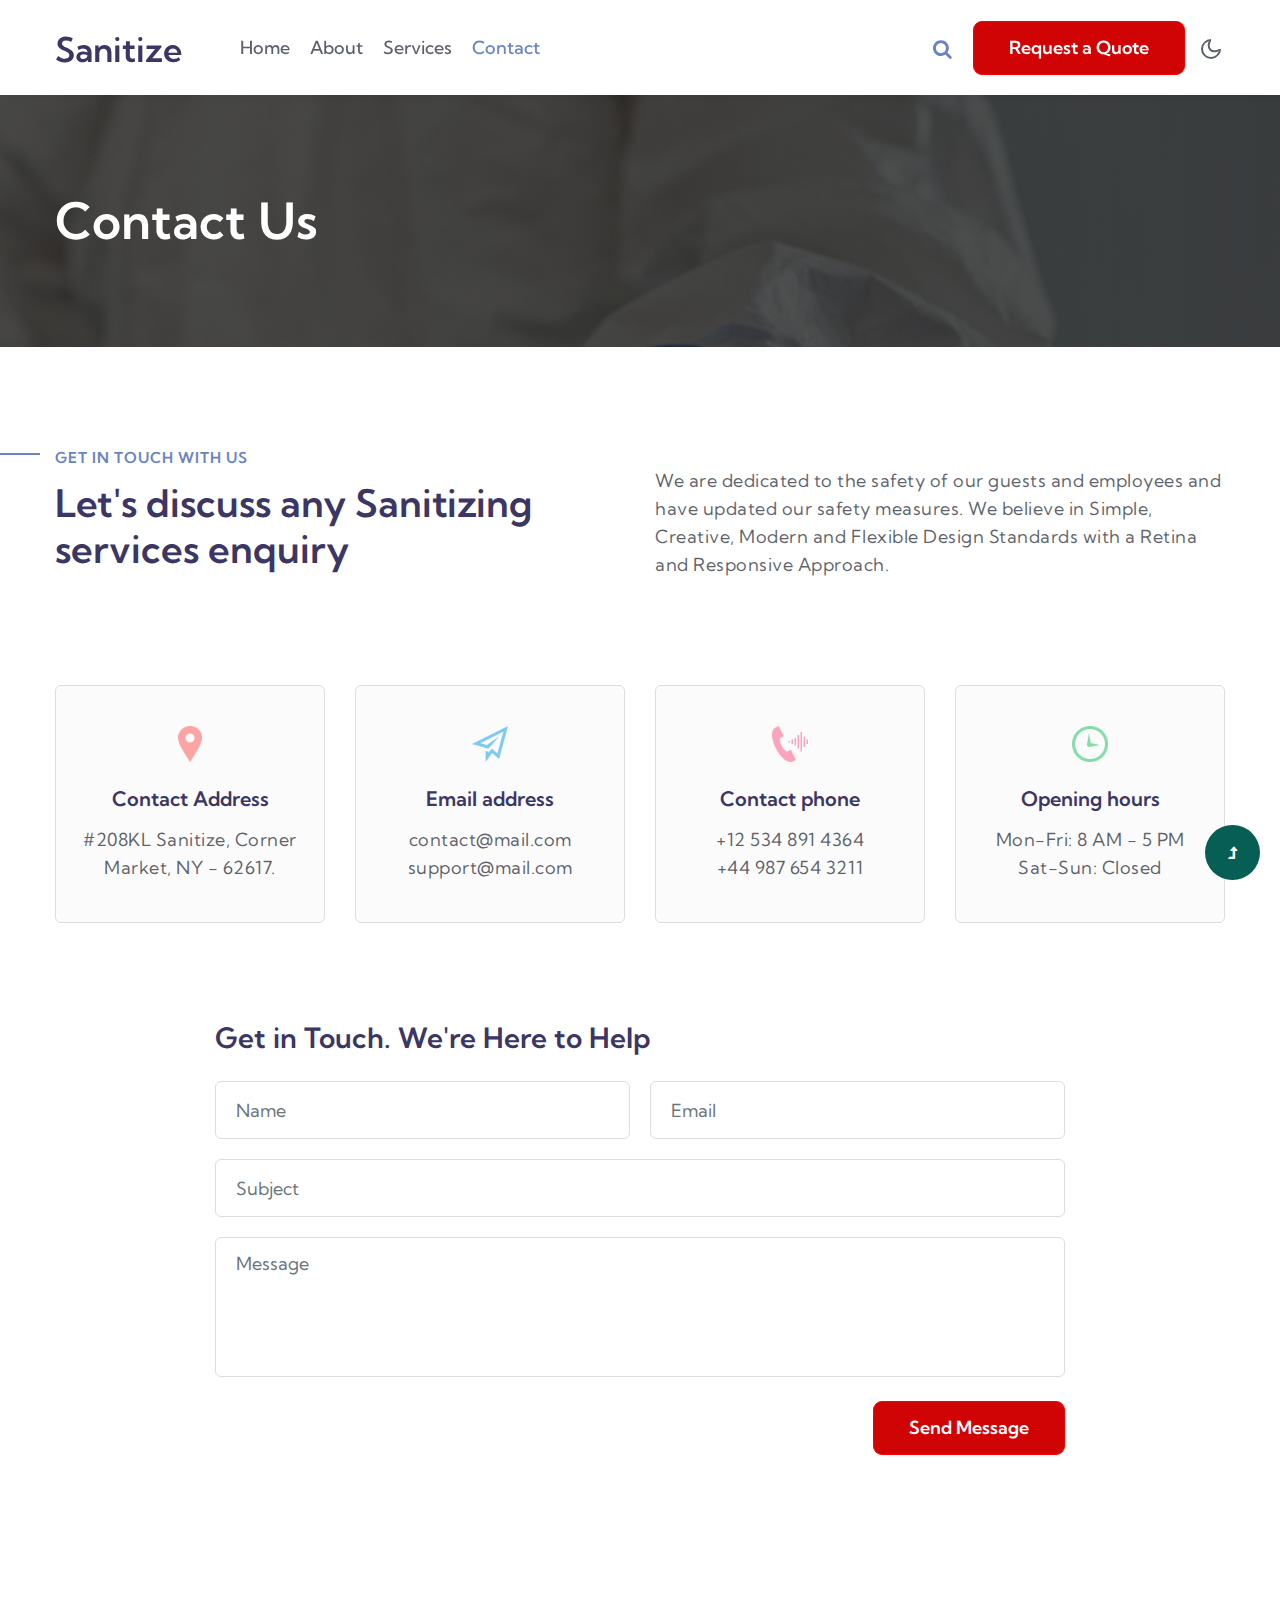
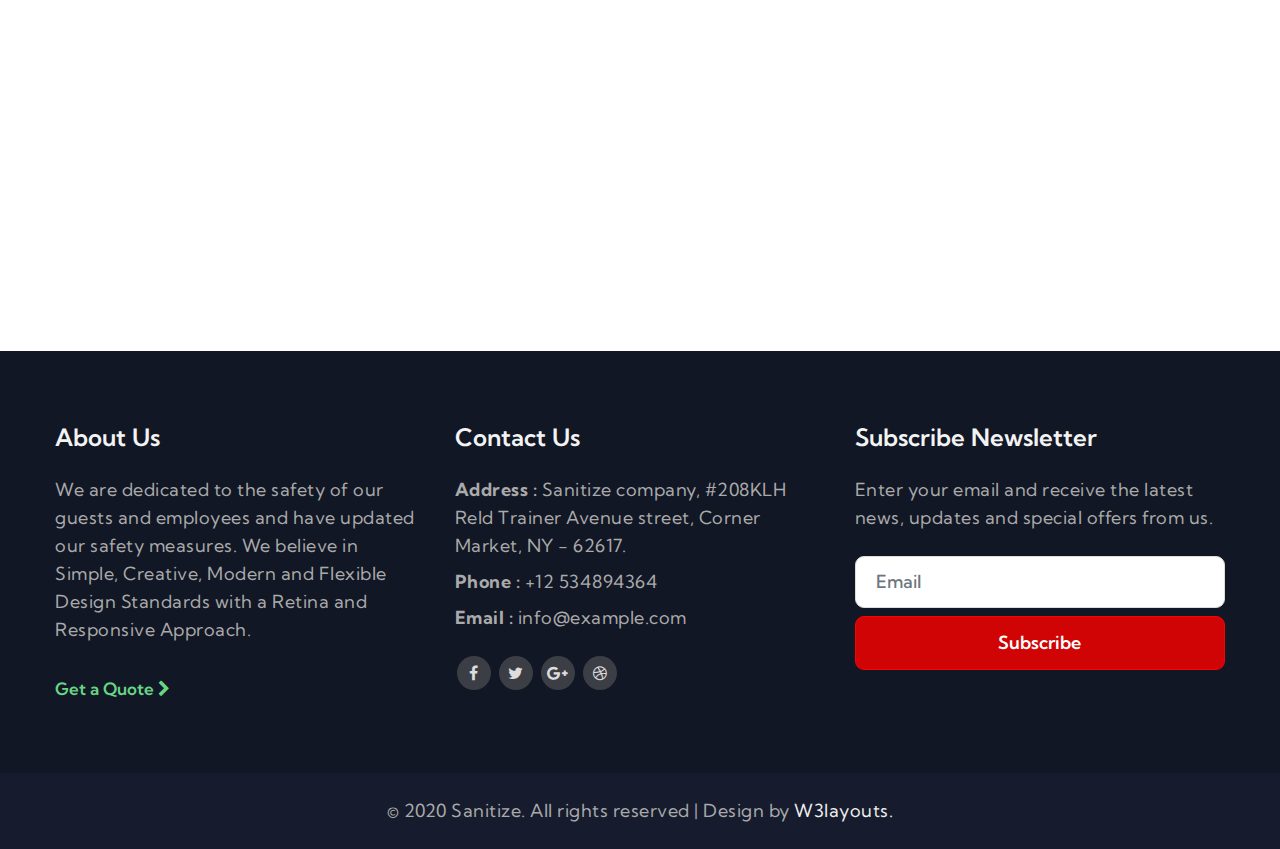
<file: contact.html>
<!--
Author: W3layouts
Author URL: http://w3layouts.com
-->
<!doctype html>
<html lang="en">
  <head>
    <!-- Required meta tags -->
    <meta charset="utf-8">
    <meta name="viewport" content="width=device-width, initial-scale=1, shrink-to-fit=no">
    <link rel="shortcut icon" type="image/x-icon" href="Designer-removebg-preview.png">
    <title>Nest's Pest Control</title>
    
    <link href="https://fonts.googleapis.com/css2?family=Kumbh+Sans:wght@300;400;700&display=swap" rel="stylesheet">

    <!-- Template CSS -->
    <link rel="stylesheet" href="assets/css/style-starter.css">
  </head>
  <body>
<header id="site-header" class="fixed-top">
  <section class="w3l-header-4">
      <div class="container">
          <nav class="navbar navbar-expand-lg navbar-light">
              <h1><a class="navbar-brand" href="index.html">
                      Sanitize
                  </a></h1>
              <button class="navbar-toggler collapsed" type="button" data-toggle="collapse" data-target="#navbarNav"
                  aria-controls="navbarNav" aria-expanded="false" aria-label="Toggle navigation">
                  <span class="fa icon-expand fa-bars"></span>
                  <span class="fa icon-close fa-times"></span>
              </button>

              <div class="collapse navbar-collapse" id="navbarNav">
                  <ul class="navbar-nav">
                      <li class="nav-item @@home__active">
                          <a class="nav-link" href="index.html">Home </a>
                      </li>
                      <li class="nav-item @@about__active">
                          <a class="nav-link" href="about.html">About</a>
                      </li>
                      <li class="nav-item @@services__active">
                          <a class="nav-link" href="services.html">Services</a>
                      </li>
                      <li class="nav-item active">
                          <a class="nav-link" href="contact.html">Contact</a>
                      </li>
                  </ul>
                  <ul class="navbar-nav search-right mt-lg-0 mt-2">
                      <li class="nav-item mr-2" title="Search"><a href="#search" class="btn search-search">
                              <span class="fa fa-search" aria-hidden="true"></span></a></li>
                      <li class="nav-item"><a href="contact.html"
                              class="btn btn-primary d-none d-lg-block btn-style mr-3">Request a Quote</a></li>
                  </ul>

                  <!-- //toggle switch for light and dark theme -->
                  <!-- search popup -->
                  <div id="search" class="pop-overlay">
                      <div class="popup">
                          <form action="error.html" method="GET" class="d-sm-flex">
                              <input type="search" placeholder="Search.." name="search" required="required" autofocus>
                              <button type="submit"><span class="fa fa-search"></span></button>
                              <a class="close" href="#">&times;</a>
                          </form>
                      </div>
                  </div>
                  <!-- /search popup -->
              </div>
              <!-- toggle switch for light and dark theme -->
              <div class="mobile-position">
                  <nav class="navigation">
                      <div class="theme-switch-wrapper">
                          <label class="theme-switch" for="checkbox">
                              <input type="checkbox" id="checkbox">
                              <div class="mode-container">
                                  <i class="gg-sun"></i>
                                  <i class="gg-moon"></i>
                              </div>
                          </label>
                      </div>
                  </nav>
              </div>
          </nav>
      </div>
  </section>
</header>
<section class="w3l-about-breadcrumb">
    <div class="breadcrumb-bg breadcrumb-bg-about py-5">
        <div class="container py-lg-5 py-md-3">
            <h2 class="title">Contact Us</h2>
        </div>
    </div>
</section>
<!-- contact block -->
<section class="wthree-row py-5 about-main" id="contact">
    <div class="container py-lg-5 py-md-4 py-2">
        <div class="row">
            <div class="col-lg-6 mb-lg-0 mb-lg-5">
                <h3 class="title-small mb-2">Get in touch with us</h3>
                <h3 class="title-big">Let's discuss any Sanitizing services enquiry </h3>
            </div>
            <div class="col-lg-6">
                <p class="pt-4">We are dedicated to the safety of our guests and employees and have updated our safety
                    measures. We believe in Simple, Creative, Modern and Flexible Design Standards with a Retina and
                    Responsive Approach.</p>
            </div>
        </div>
        <div class="d-grid contact my-md-5 my-4 pt-lg-3">
            <div class="contact-info-left d-grid text-center">
                <div class="contact-info">
                    <img src="assets/images/office.png" alt="" class="img-fluid">
                    <h4>Contact Address</h4>
                    <p>#208KL Sanitize, Corner Market, NY - 62617.</p>
                </div>
                <div class="contact-info">
                    <img src="assets/images/envelope.png" alt="" class="img-fluid">
                    <h4>Email address</h4>
                    <p><a href="mailto:contact@mail.com" class="email">contact@mail.com</a></p>
                    <p><a href="mailto:support@mail.com" class="email">support@mail.com</a></p>
                </div>
                <div class="contact-info">
                    <img src="assets/images/support.png" alt="" class="img-fluid">
                    <h4>Contact phone</h4>
                    <p><a href="tel:+12 534 891 4364">+12 534 891 4364</a></p>
                    <p><a href="tel:+44 987 654 3211">+44 987 654 3211</a></p>
                </div>
                <div class="contact-info">
                    <img src="assets/images/time.png" alt="" class="img-fluid">
                    <h4>Opening hours</h4>
                    <p>Mon-Fri: 8 AM - 5 PM</p>
                    <p>Sat-Sun: Closed</p>
                </div>
            </div>
        </div>
        <div class="map-content-9 pt-lg-5">
            <h5 class="mb-sm-4 mb-3">Get in Touch. We're Here to Help</h5>
            <form action="https://sendmail.w3layouts.com/submitForm" method="post">
                <div class="twice-two">
                    <input type="text" class="form-control" name="w3lName" id="w3lName" placeholder="Name" required="">
                    <input type="email" class="form-control" name="w3lSender" id="w3lSender" placeholder="Email" required="">
                </div>
                <div class="twice">
                    <input type="text" class="form-control" name="w3lSubject" id="w3lSubject" placeholder="Subject" required="">
                </div>
                <textarea name="w3lMessage" class="form-control" id="w3lMessage" placeholder="Message" required=""></textarea>
                <div class="text-right">
                    <button type="submit" class="btn btn-primary btn-style mt-4">Send Message</button>
                </div>
            </form>
        </div>
    </div>
</section>
<!-- //contact block -->
<div class="map-iframe">
    <iframe
        src="https://www.google.com/maps/embed?pb=!1m18!1m12!1m3!1d317718.69319292053!2d-0.3817765050863085!3d51.528307984912544!2m3!1f0!2f0!3f0!3m2!1i1024!2i768!4f13.1!3m3!1m2!1s0x47d8a00baf21de75%3A0x52963a5addd52a99!2sLondon%2C+UK!5e0!3m2!1sen!2spl!4v1562654563739!5m2!1sen!2spl"
        width="100%" height="400" frameborder="0" style="border: 0px;" allowfullscreen=""></iframe>
</div>
<!-- footer -->
<footer class="py-5">
  <div class="container py-lg-4 py-2">
    <div class="row footer-top">
      <div class="col-lg-4 footer-grid_section_1its footer-text">
        <div class="footer-title">
          <h3>About Us</h3>
        </div>
        <p class="mt-lg-4 mt-3 mb-4 pb-lg-2">We are dedicated to the safety of our guests and employees and have updated
          our safety measures. We believe in Simple, Creative, Modern and Flexible Design Standards with a Retina and
          Responsive Approach.</p>
          <a href="#url" class=" link-style p-0">Get a Quote
            <span class="fa fa-chevron-right"></span>
        </a>
      </div>
      <div class="col-lg-4 col-md-6 footer-grid_section_1its mt-lg-0 mt-5">
        <div class="footer-title">
          <h3>Contact Us</h3>
        </div>
        <div class="footer-text mt-4">
          <p><strong>Address :</strong> Sanitize company, #208KLH Reld Trainer Avenue street, Corner
            Market, NY - 62617.</p>
          <p class="my-2"><strong>Phone :</strong> <a href="tel:+12 534894364">+12 534894364</a></p>
          <p><strong>Email :</strong> <a href="mailto:info@example.com">info@example.com</a></p>
          <!-- social icons -->
          <ul class="top-right-info mt-4">
            <li class="facebook-w3">
              <a href="#facebbok">
                <span class="fa fa-facebook-f"></span>
              </a>
            </li>
            <li class="twitter-w3">
              <a href="#twitter">
                <span class="fa fa-twitter"></span>
              </a>
            </li>
            <li class="google-w3">
              <a href="#google">
                <span class="fa fa-google-plus"></span>
              </a>
            </li>
            <li class="dribble-w3">
              <a href="#dribble">
                <span class="fa fa-dribbble"></span>
              </a>
            </li>
          </ul>
          <!-- //social icons -->
        </div>
      </div>
      <div class="col-lg-4 col-md-6 footer-grid_section_1its footer-text mt-lg-0 mt-5">
        <div class="footer-title">
          <h3>Subscribe Newsletter</h3>
        </div>
        <div class="info-form-right mt-4 p-0">
          <p class="mb-4">Enter your email and receive the latest news, updates and special offers from us.</p>
          <form action="#" method="post">
            <div class="form-group mb-2">
              <input type="email" class="form-control" name="Email" placeholder="Email" required="">
            </div>
            <button type="submit" class="btn btn-style btn-primary w-100 d-block ml-auto">Subscribe</button>
          </form>
        </div>
      </div>
    </div>
  </div>
</footer>
<!-- //footer -->
<!-- copyright -->
<div class="cpy-right text-center py-4">
  <p>© 2020 Sanitize. All rights reserved | Design by <a href="http://w3layouts.com"> W3layouts.</a> </p>
</div>
<!-- //copyright -->

<!-- move top -->
<button onclick="topFunction()" id="movetop" title="Go to top">
  <span class="fa fa-level-up" aria-hidden="true"></span>
</button>
<script>
  // When the user scrolls down 20px from the top of the document, show the button
  window.onscroll = function () {
    scrollFunction()
  };

  function scrollFunction() {
    if (document.body.scrollTop > 20 || document.documentElement.scrollTop > 20) {
      document.getElementById("movetop").style.display = "block";
    } else {
      document.getElementById("movetop").style.display = "none";
    }
  }

  // When the user clicks on the button, scroll to the top of the document
  function topFunction() {
    document.body.scrollTop = 0;
    document.documentElement.scrollTop = 0;
  }
</script>
<!-- /move top -->

<!--  javascripts file here -->
<script src="assets/js/jquery-3.3.1.min.js"></script>
<script src="assets/js/jquery-1.9.1.min.js"></script>

<script src="assets/js/theme-change.js"></script> <!-- //light and dark mode switch js -->
<!-- responsive tabs -->
<script src="assets/js/easyResponsiveTabs.js"></script>

<!--Plug-in Initialisation-->
<script type="text/javascript">
  $(document).ready(function () {
    //Horizontal Tab
    $('#parentHorizontalTab').easyResponsiveTabs({
      type: 'default', //Types: default, vertical, accordion
      width: 'auto', //auto or any width like 600px
      fit: true, // 100% fit in a container
      tabidentify: 'hor_1', // The tab groups identifier
      activate: function (event) { // Callback function if tab is switched
        var $tab = $(this);
        var $info = $('#nested-tabInfo');
        var $name = $('span', $info);
        $name.text($tab.text());
        $info.show();
      }
    });
  });
</script>
<script type="text/javascript">
  $(document).ready(function () {
    //Horizontal Tab
    $('#parentHorizontalTab1').easyResponsiveTabs({
      type: 'default', //Types: default, vertical, accordion
      width: 'auto', //auto or any width like 600px
      fit: true, // 100% fit in a container
      tabidentify: 'hor_2', // The tab groups identifier
      activate: function (event) { // Callback function if tab is switched
        var $tab = $(this);
        var $info = $('#nested-tabInfo');
        var $name = $('span', $info);
        $name.text($tab.text());
        $info.show();
      }
    });
  });
</script>

<!-- owl carousel -->
<script src="assets/js/owl.carousel.js"></script>
<!-- script for banner slider-->
<script>
  $(document).ready(function () {
    $('.owl-one').owlCarousel({
      loop: true,
      margin: 0,
      nav: false,
      responsiveClass: true,
      autoplay: true,
      autoplayTimeout: 5000,
      autoplaySpeed: 1000,
      autoplayHoverPause: false,
      responsive: {
        0: {
          items: 1
        },
        480: {
          items: 1
        },
        667: {
          items: 1
        },
        1000: {
          items: 1
        }
      }
    })
  })
</script>
<!-- //script -->
<!-- owl carousel -->
<!-- script for tesimonials carousel slider -->
<script>
  $(document).ready(function () {
    $("#owl-demo1").owlCarousel({
      loop: true,
      nav: false,
      responsiveClass: true,
      responsive: {
        0: {
          items: 1,
          nav: false
        },
        736: {
          items: 1,
          nav: false
        }
      }
    })
  })
</script>
<!-- //script for tesimonials carousel slider -->

<!-- disable body scroll which navbar is in active -->
<script>
  $(function () {
    $('.navbar-toggler').click(function () {
      $('body').toggleClass('noscroll');
    })
  });
</script>
<!-- disable body scroll which navbar is in active -->

<!--/MENU-JS-->
<script>
  $(window).on("scroll", function () {
    var scroll = $(window).scrollTop();

    if (scroll >= 80) {
      $("#site-header").addClass("nav-fixed");
    } else {
      $("#site-header").removeClass("nav-fixed");
    }
  });

  //Main navigation Active Class Add Remove
  $(".navbar-toggler").on("click", function () {
    $("header").toggleClass("active");
  });
  $(document).on("ready", function () {
    if ($(window).width() > 991) {
      $("header").removeClass("active");
    }
    $(window).on("resize", function () {
      if ($(window).width() > 991) {
        $("header").removeClass("active");
      }
    });
  });
</script>
<!--//MENU-JS-->

<script src="assets/js/bootstrap.min.js"></script><!-- //bootstrap js -->

</body>

</html>
</file>
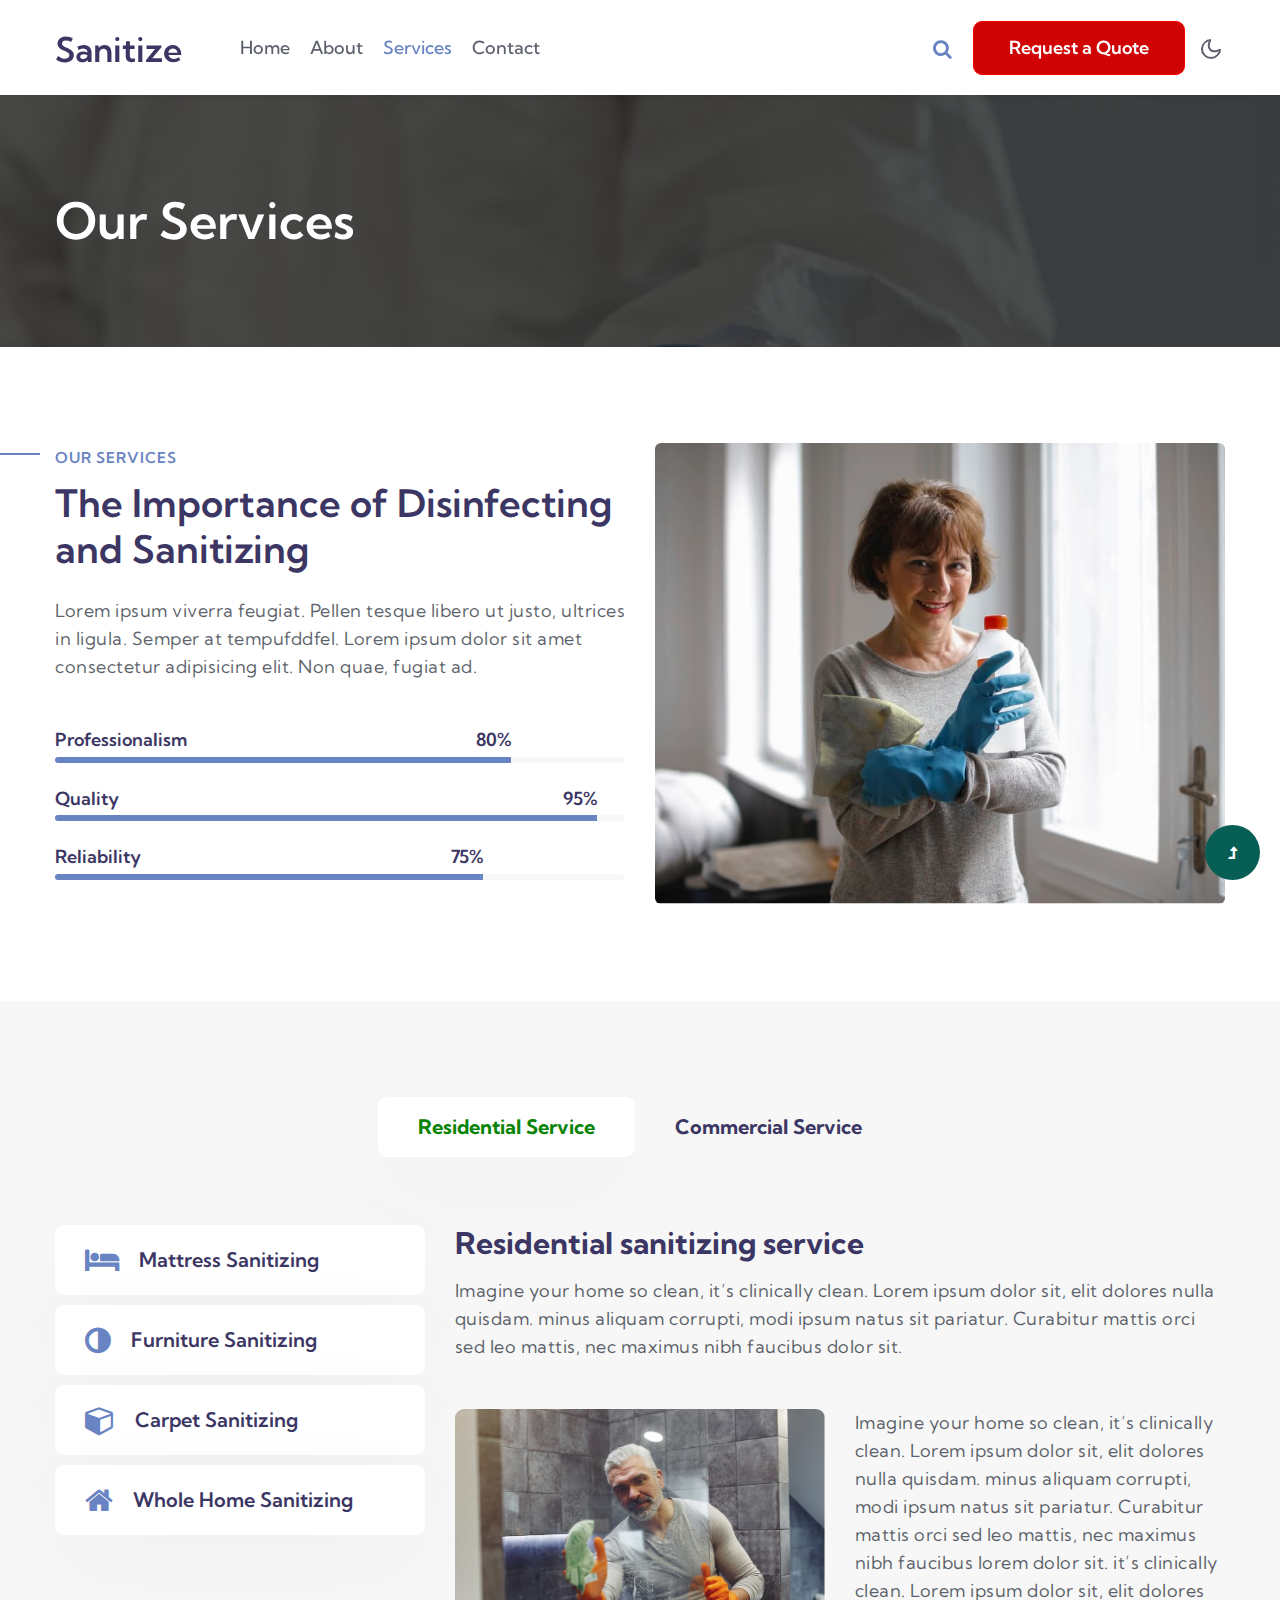
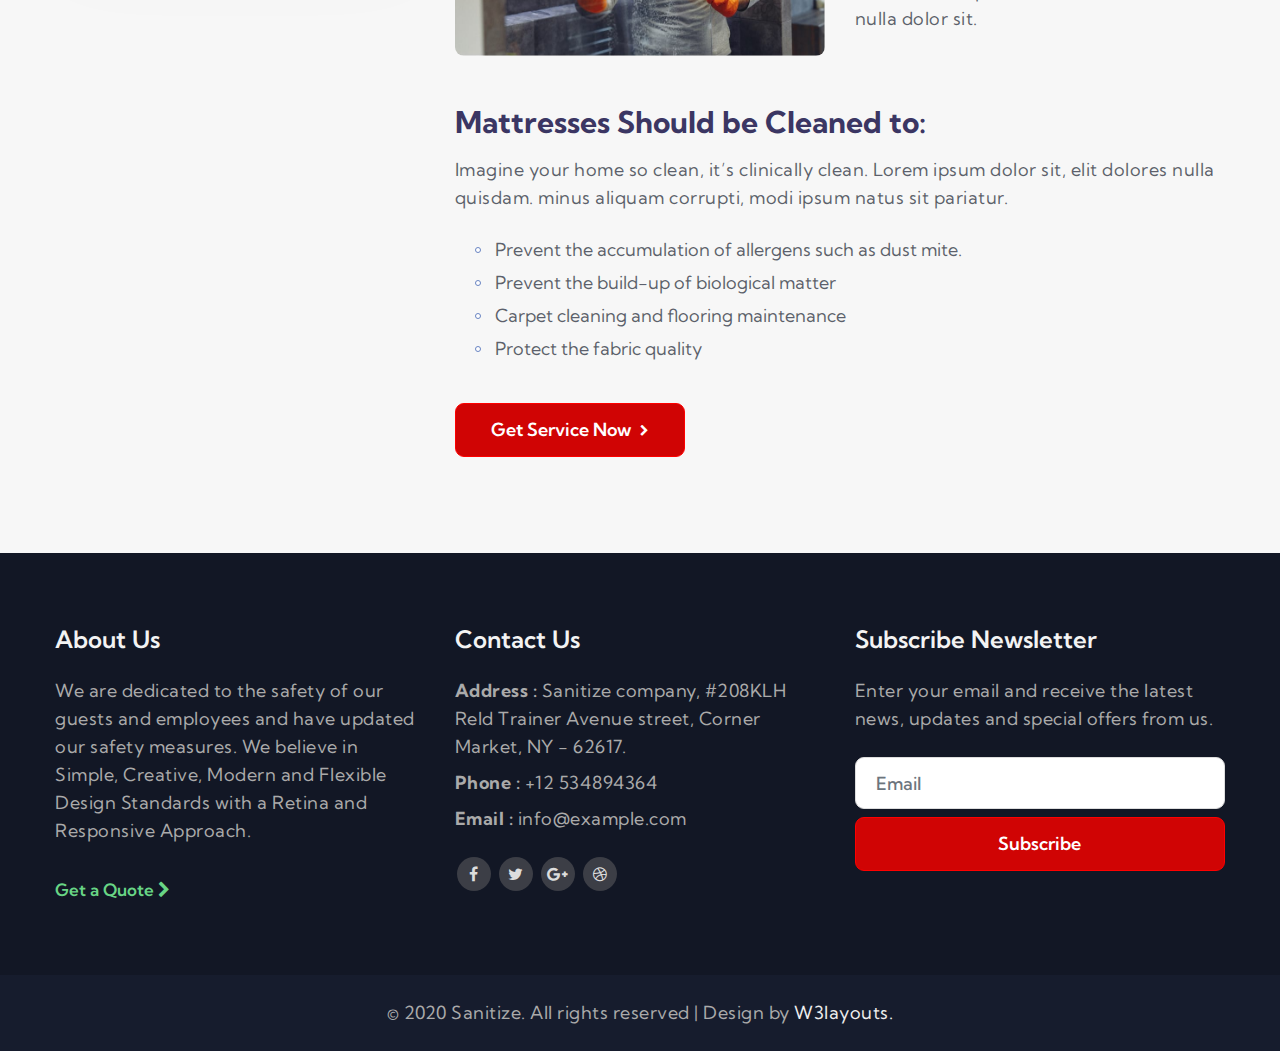
<file: services.html>
<!--
Author: W3layouts
Author URL: http://w3layouts.com
-->
<!doctype html>
<html lang="en">
  <head>
    <!-- Required meta tags -->
    <meta charset="utf-8">
    <meta name="viewport" content="width=device-width, initial-scale=1, shrink-to-fit=no">
    <link rel="shortcut icon" type="image/x-icon" href="Designer-removebg-preview.png">
    <title>Nest's Pest Control</title>
    
    <link href="https://fonts.googleapis.com/css2?family=Kumbh+Sans:wght@300;400;700&display=swap" rel="stylesheet">

    <!-- Template CSS -->
    <link rel="stylesheet" href="assets/css/style-starter.css">
  </head>
  <body>
<header id="site-header" class="fixed-top">
  <section class="w3l-header-4">
      <div class="container">
          <nav class="navbar navbar-expand-lg navbar-light">
              <h1><a class="navbar-brand" href="index.html">
                      Sanitize
                  </a></h1>
              <button class="navbar-toggler collapsed" type="button" data-toggle="collapse" data-target="#navbarNav"
                  aria-controls="navbarNav" aria-expanded="false" aria-label="Toggle navigation">
                  <span class="fa icon-expand fa-bars"></span>
                  <span class="fa icon-close fa-times"></span>
              </button>

              <div class="collapse navbar-collapse" id="navbarNav">
                  <ul class="navbar-nav">
                      <li class="nav-item @@home__active">
                          <a class="nav-link" href="index.html">Home </a>
                      </li>
                      <li class="nav-item @@about__active">
                          <a class="nav-link" href="about.html">About</a>
                      </li>
                      <li class="nav-item active">
                          <a class="nav-link" href="services.html">Services</a>
                      </li>
                      <li class="nav-item @@contact__active">
                          <a class="nav-link" href="contact.html">Contact</a>
                      </li>
                  </ul>
                  <ul class="navbar-nav search-right mt-lg-0 mt-2">
                      <li class="nav-item mr-2" title="Search"><a href="#search" class="btn search-search">
                              <span class="fa fa-search" aria-hidden="true"></span></a></li>
                      <li class="nav-item"><a href="contact.html"
                              class="btn btn-primary d-none d-lg-block btn-style mr-3">Request a Quote</a></li>
                  </ul>

                  <!-- //toggle switch for light and dark theme -->
                  <!-- search popup -->
                  <div id="search" class="pop-overlay">
                      <div class="popup">
                          <form action="error.html" method="GET" class="d-sm-flex">
                              <input type="search" placeholder="Search.." name="search" required="required" autofocus>
                              <button type="submit"><span class="fa fa-search"></span></button>
                              <a class="close" href="#">&times;</a>
                          </form>
                      </div>
                  </div>
                  <!-- /search popup -->
              </div>
              <!-- toggle switch for light and dark theme -->
              <div class="mobile-position">
                  <nav class="navigation">
                      <div class="theme-switch-wrapper">
                          <label class="theme-switch" for="checkbox">
                              <input type="checkbox" id="checkbox">
                              <div class="mode-container">
                                  <i class="gg-sun"></i>
                                  <i class="gg-moon"></i>
                              </div>
                          </label>
                      </div>
                  </nav>
              </div>
          </nav>
      </div>
  </section>
</header>
<section class="w3l-about-breadcrumb">
    <div class="breadcrumb-bg breadcrumb-bg-about py-5">
        <div class="container py-lg-5 py-md-3">
            <h2 class="title">Our Services</h2>
        </div>
    </div>
</section>
<section class="w3l-servicesblock py-5" id="services">
    <div class="container py-lg-5 py-md-4 py-2">
        <div class="row">
            <div class="col-lg-6 about-right-faq align-self">
                <span class="title-small mb-2">Our services</span>
                <h3 class="title-big">The Importance of Disinfecting and Sanitizing</h3>
                <p class="mt-lg-4 mt-3 mb-lg-5 mb-4">Lorem ipsum viverra feugiat. Pellen tesque libero ut justo,
                    ultrices in ligula. Semper at tempufddfel. Lorem ipsum dolor sit amet consectetur adipisicing
                    elit. Non quae, fugiat ad.</p>
                <div class="progress-info info1">
                    <h6 class="progress-tittle">Professionalism <span class="">80%</span></h6>
                    <div class="progress">
                        <div class="progress-bar progress-bar-striped" role="progressbar" style="width: 80%"
                            aria-valuenow="90" aria-valuemin="0" aria-valuemax="100">
                        </div>
                    </div>
                </div>
                <div class="progress-info info2">
                    <h6 class="progress-tittle">Quality <span class="">95%</span>
                    </h6>
                    <div class="progress">
                        <div class="progress-bar progress-bar-striped" role="progressbar" style="width: 95%"
                            aria-valuenow="95" aria-valuemin="0" aria-valuemax="100">
                        </div>
                    </div>
                </div>
                <div class="progress-info info3">
                    <h6 class="progress-tittle">Reliability <span class="">75%</span></h6>
                    <div class="progress">
                        <div class="progress-bar progress-bar-striped" role="progressbar" style="width: 75%"
                            aria-valuenow="95" aria-valuemin="0" aria-valuemax="100">
                        </div>
                    </div>
                </div>
            </div>
            <div class="col-lg-6 left-wthree-img mt-lg-0 mt-4">
                <img src="assets/images/services.jpg" alt="" class="img-fluid radius-image">
            </div>
        </div>
    </div>
</section>
<!-- our products -->
<section class="w3l-products py-5" id="projects">
    <div class="container py-lg-5 py-md-4 py-2">
        <div class="row">
            <div class="col-lg-12 mx-auto">
                <!--Horizontal Tab-->
                <div id="parentHorizontalTab1">
                    <ul class="resp-tabs-list hor_2">
                        <li>Residential Service</li>
                        <li>Commercial Service</li>
                        <div class="clear"></div>
                    </ul>
                    <div class="resp-tabs-container hor_2 mt-lg-5 mt-4">
                        <div class="products-content">
                            <div class="row">
                                <div class="col-lg-4">
                                    <div class="grids-ser">
                                        <div class="area-box">
                                            <span class="fa fa-bed"></span>
                                            <h4><a href="#feature" class="title-head">Mattress Sanitizing </a></h4>
                                        </div>
                                        <div class="area-box">
                                            <span class="fa fa-adjust"></span>
                                            <h4><a href="#feature" class="title-head">Furniture Sanitizing</a></h4>
                                        </div>
                                        <div class="area-box">
                                            <span class="fa fa-cube"></span>
                                            <h4><a href="#feature" class="title-head">Carpet Sanitizing</a></h4>
                                        </div>
                                        <div class="area-box">
                                            <span class="fa fa-home"></span>
                                            <h4><a href="#feature" class="title-head">Whole home Sanitizing</a></h4>
                                        </div>
                                    </div>
                                </div>
                                <div class="col-lg-8 mt-lg-0 mt-5">
                                    <h3>Residential sanitizing service</h3>
                                    <p>Imagine your home so clean, it’s clinically clean.
                                        Lorem ipsum dolor sit, elit dolores nulla quisdam. minus aliquam corrupti,
                                        modi ipsum natus sit pariatur. Curabitur mattis orci sed leo mattis, nec maximus
                                        nibh faucibus dolor sit. </p>
                                    <div class="row my-5">
                                        <div class="col-lg-6">
                                            <img src="assets/images/image1.jpg" class="img-fluid radius-image-full"
                                                alt="project image">
                                        </div>
                                        <div class="col-lg-6 mt-lg-0 mt-4">
                                            <p>Imagine your home so clean, it’s clinically clean.
                                                Lorem ipsum dolor sit, elit dolores nulla quisdam. minus aliquam
                                                corrupti, modi ipsum natus sit pariatur. Curabitur mattis orci sed leo
                                                mattis, nec
                                                maximus nibh faucibus lorem dolor sit. it’s clinically clean. Lorem
                                                ipsum dolor
                                                sit, elit dolores nulla dolor sit. </p>
                                        </div>
                                    </div>
                                    <h3> Mattresses Should be Cleaned to:</h3>
                                    <p>Imagine your home so clean, it’s clinically clean.
                                        Lorem ipsum dolor sit, elit dolores nulla quisdam. minus aliquam
                                        corrupti, modi ipsum natus sit pariatur. </p>
                                    <ol class="w3l-right mt-4">
                                        <li>Prevent the accumulation of allergens such as dust mite.</li>
                                        <li>Prevent the build-up of biological matter</li>
                                        <li>Carpet cleaning and flooring maintenance</li>
                                        <li>Protect the fabric quality</li>
                                    </ol>
                                    <a href="#url" class="btn btn-primary btn-style mt-4">Get Service Now
                                        <span class="fa fa-chevron-right"></span>
                                        </a>
                                </div>
                            </div>
                        </div>
                        <div class="products-content">
                            <div class="row">
                                <div class="col-lg-4">
                                    <div class="grids-ser">
                                        <div class="area-box">
                                            <span class="fa fa-stethoscope"></span>
                                            <h4><a href="#feature" class="title-head">Medical cleaning </a></h4>
                                        </div>
                                        <div class="area-box">
                                            <span class="fa fa-building"></span>
                                            <h4><a href="#feature" class="title-head">Office cleaning</a></h4>
                                        </div>
                                        <div class="area-box">
                                            <span class="fa fa-industry"></span>
                                            <h4><a href="#feature" class="title-head">Industry cleaning</a></h4>
                                        </div>
                                        <div class="area-box">
                                            <span class="fa fa-graduation-cap"></span>
                                            <h4><a href="#feature" class="title-head">Education centre</a></h4>
                                        </div>
                                        <div class="area-box">
                                            <span class="fa fa-cube"></span>
                                            <h4><a href="#feature" class="title-head">Factory cleaning</a></h4>
                                        </div>
                                    </div>
                                </div>
                                <div class="col-lg-8 mt-lg-0 mt-5">
                                    <h3>Commmercial sanitizing service</h3>
                                    <p>Imagine your home so clean, it’s clinically clean.
                                        Lorem ipsum dolor sit, elit dolores nulla quisdam. minus aliquam corrupti,
                                        modi ipsum natus sit pariatur. Curabitur mattis orci sed leo mattis, nec maximus
                                        nibh faucibus dolor sit. </p>
                                    <div class="row my-5">
                                        <div class="col-lg-6">
                                            <img src="assets/images/image3.jpg" class="img-fluid radius-image-full"
                                                alt="project image">
                                        </div>
                                        <div class="col-lg-6 mt-lg-0 mt-4">
                                            <p>Imagine your home so clean, it’s clinically clean.
                                                Lorem ipsum dolor sit, elit dolores nulla quisdam. minus aliquam
                                                corrupti, modi ipsum natus sit pariatur. Curabitur mattis orci sed leo
                                                mattis, nec
                                                maximus nibh faucibus lorem dolor sit. it’s clinically clean. Lorem
                                                ipsum dolor
                                                sit, elit dolores nulla dolor sit. </p>
                                        </div>
                                    </div>
                                    <h3> Your Leader In Health-based Cleaning.</h3>
                                    <p>Imagine your home so clean, it’s clinically clean.
                                        Lorem ipsum dolor sit, elit dolores nulla quisdam. minus aliquam
                                        corrupti, modi ipsum natus sit pariatur. </p>
                                    <ol class="w3l-right mt-4">
                                        <li>Understanding of Microorganisms, Pathogens, and Transference.</li>
                                        <li>Cleaning of Offices, Exam Rooms, Surgical Suites, Imaging areas</li>
                                        <li>Hospital Grade Commercial Cleaning</li>
                                        <li>Floor Care and Sanitation</li>
                                    </ol>
                                    <a href="#url" class="btn btn-primary btn-style mt-4">Get Service Now
                                        <span class="fa fa-chevron-right"></span>
                                        </a>
                                </div>
                            </div>
                        </div>
                    </div>
                </div>
            </div>
        </div>
    </div>
</section>
<!-- //our products -->
<!-- footer -->
<footer class="py-5">
  <div class="container py-lg-4 py-2">
    <div class="row footer-top">
      <div class="col-lg-4 footer-grid_section_1its footer-text">
        <div class="footer-title">
          <h3>About Us</h3>
        </div>
        <p class="mt-lg-4 mt-3 mb-4 pb-lg-2">We are dedicated to the safety of our guests and employees and have updated
          our safety measures. We believe in Simple, Creative, Modern and Flexible Design Standards with a Retina and
          Responsive Approach.</p>
          <a href="#url" class=" link-style p-0">Get a Quote
            <span class="fa fa-chevron-right"></span>
        </a>
      </div>
      <div class="col-lg-4 col-md-6 footer-grid_section_1its mt-lg-0 mt-5">
        <div class="footer-title">
          <h3>Contact Us</h3>
        </div>
        <div class="footer-text mt-4">
          <p><strong>Address :</strong> Sanitize company, #208KLH Reld Trainer Avenue street, Corner
            Market, NY - 62617.</p>
          <p class="my-2"><strong>Phone :</strong> <a href="tel:+12 534894364">+12 534894364</a></p>
          <p><strong>Email :</strong> <a href="mailto:info@example.com">info@example.com</a></p>
          <!-- social icons -->
          <ul class="top-right-info mt-4">
            <li class="facebook-w3">
              <a href="#facebbok">
                <span class="fa fa-facebook-f"></span>
              </a>
            </li>
            <li class="twitter-w3">
              <a href="#twitter">
                <span class="fa fa-twitter"></span>
              </a>
            </li>
            <li class="google-w3">
              <a href="#google">
                <span class="fa fa-google-plus"></span>
              </a>
            </li>
            <li class="dribble-w3">
              <a href="#dribble">
                <span class="fa fa-dribbble"></span>
              </a>
            </li>
          </ul>
          <!-- //social icons -->
        </div>
      </div>
      <div class="col-lg-4 col-md-6 footer-grid_section_1its footer-text mt-lg-0 mt-5">
        <div class="footer-title">
          <h3>Subscribe Newsletter</h3>
        </div>
        <div class="info-form-right mt-4 p-0">
          <p class="mb-4">Enter your email and receive the latest news, updates and special offers from us.</p>
          <form action="#" method="post">
            <div class="form-group mb-2">
              <input type="email" class="form-control" name="Email" placeholder="Email" required="">
            </div>
            <button type="submit" class="btn btn-style btn-primary w-100 d-block ml-auto">Subscribe</button>
          </form>
        </div>
      </div>
    </div>
  </div>
</footer>
<!-- //footer -->
<!-- copyright -->
<div class="cpy-right text-center py-4">
  <p>© 2020 Sanitize. All rights reserved | Design by <a href="http://w3layouts.com"> W3layouts.</a> </p>
</div>
<!-- //copyright -->

<!-- move top -->
<button onclick="topFunction()" id="movetop" title="Go to top">
  <span class="fa fa-level-up" aria-hidden="true"></span>
</button>
<script>
  // When the user scrolls down 20px from the top of the document, show the button
  window.onscroll = function () {
    scrollFunction()
  };

  function scrollFunction() {
    if (document.body.scrollTop > 20 || document.documentElement.scrollTop > 20) {
      document.getElementById("movetop").style.display = "block";
    } else {
      document.getElementById("movetop").style.display = "none";
    }
  }

  // When the user clicks on the button, scroll to the top of the document
  function topFunction() {
    document.body.scrollTop = 0;
    document.documentElement.scrollTop = 0;
  }
</script>
<!-- /move top -->

<!--  javascripts file here -->
<script src="assets/js/jquery-3.3.1.min.js"></script>
<script src="assets/js/jquery-1.9.1.min.js"></script>

<script src="assets/js/theme-change.js"></script> <!-- //light and dark mode switch js -->
<!-- responsive tabs -->
<script src="assets/js/easyResponsiveTabs.js"></script>

<!--Plug-in Initialisation-->
<script type="text/javascript">
  $(document).ready(function () {
    //Horizontal Tab
    $('#parentHorizontalTab').easyResponsiveTabs({
      type: 'default', //Types: default, vertical, accordion
      width: 'auto', //auto or any width like 600px
      fit: true, // 100% fit in a container
      tabidentify: 'hor_1', // The tab groups identifier
      activate: function (event) { // Callback function if tab is switched
        var $tab = $(this);
        var $info = $('#nested-tabInfo');
        var $name = $('span', $info);
        $name.text($tab.text());
        $info.show();
      }
    });
  });
</script>
<script type="text/javascript">
  $(document).ready(function () {
    //Horizontal Tab
    $('#parentHorizontalTab1').easyResponsiveTabs({
      type: 'default', //Types: default, vertical, accordion
      width: 'auto', //auto or any width like 600px
      fit: true, // 100% fit in a container
      tabidentify: 'hor_2', // The tab groups identifier
      activate: function (event) { // Callback function if tab is switched
        var $tab = $(this);
        var $info = $('#nested-tabInfo');
        var $name = $('span', $info);
        $name.text($tab.text());
        $info.show();
      }
    });
  });
</script>

<!-- owl carousel -->
<script src="assets/js/owl.carousel.js"></script>
<!-- script for banner slider-->
<script>
  $(document).ready(function () {
    $('.owl-one').owlCarousel({
      loop: true,
      margin: 0,
      nav: false,
      responsiveClass: true,
      autoplay: true,
      autoplayTimeout: 5000,
      autoplaySpeed: 1000,
      autoplayHoverPause: false,
      responsive: {
        0: {
          items: 1
        },
        480: {
          items: 1
        },
        667: {
          items: 1
        },
        1000: {
          items: 1
        }
      }
    })
  })
</script>
<!-- //script -->
<!-- owl carousel -->
<!-- script for tesimonials carousel slider -->
<script>
  $(document).ready(function () {
    $("#owl-demo1").owlCarousel({
      loop: true,
      nav: false,
      responsiveClass: true,
      responsive: {
        0: {
          items: 1,
          nav: false
        },
        736: {
          items: 1,
          nav: false
        }
      }
    })
  })
</script>
<!-- //script for tesimonials carousel slider -->

<!-- disable body scroll which navbar is in active -->
<script>
  $(function () {
    $('.navbar-toggler').click(function () {
      $('body').toggleClass('noscroll');
    })
  });
</script>
<!-- disable body scroll which navbar is in active -->

<!--/MENU-JS-->
<script>
  $(window).on("scroll", function () {
    var scroll = $(window).scrollTop();

    if (scroll >= 80) {
      $("#site-header").addClass("nav-fixed");
    } else {
      $("#site-header").removeClass("nav-fixed");
    }
  });

  //Main navigation Active Class Add Remove
  $(".navbar-toggler").on("click", function () {
    $("header").toggleClass("active");
  });
  $(document).on("ready", function () {
    if ($(window).width() > 991) {
      $("header").removeClass("active");
    }
    $(window).on("resize", function () {
      if ($(window).width() > 991) {
        $("header").removeClass("active");
      }
    });
  });
</script>
<!--//MENU-JS-->

<script src="assets/js/bootstrap.min.js"></script><!-- //bootstrap js -->

</body>

</html>
</file>
<file: assets/css/style-starter.css>
@charset "UTF-8";
:root {
  --blue: #69ea0d;
  --indigo: #6610f2;
  --purple: #6f42c1;
  --pink: #e83e8c;
  --red: #dc3545;
  --orange: #fd7e14;
  --yellow: #ffc107;
  --green: #28a745;
  --teal: #20c997;
  --cyan: #17a2b8;
  --white: #fff;
  --gray: #6c757d;
  --gray-dark: #343a40;
  --primary: #088406;
  --secondary: #68d585;
  --success: #28a745;
  --info: #17a2b8;
  --warning: #ffc107;
  --danger: #dc3545;
  --light: #f8f9fa;
  --dark: #343a40;
  --breakpoint-xs: 0;
  --breakpoint-sm: 576px;
  --breakpoint-md: 768px;
  --breakpoint-lg: 992px;
  --breakpoint-xl: 1200px;
  --font-family-sans-serif: -apple-system, BlinkMacSystemFont, "Segoe UI", Roboto, "Helvetica Neue", Arial, "Noto Sans", sans-serif, "Apple Color Emoji", "Segoe UI Emoji", "Segoe UI Symbol", "Noto Color Emoji";
  --font-family-monospace: SFMono-Regular, Menlo, Monaco, Consolas, "Liberation Mono", "Courier New", monospace; }

*,
*::before,
*::after {
  box-sizing: border-box; }

html {
  font-family: sans-serif;
  line-height: 1.15;
  -webkit-text-size-adjust: 100%;
  -webkit-tap-highlight-color: rgba(0, 0, 0, 0); }

article, aside, figcaption, figure, footer, header, hgroup, main, nav, section {
  display: block; }

body {
  margin: 0;
  font-family: -apple-system, BlinkMacSystemFont, "Segoe UI", Roboto, "Helvetica Neue", Arial, "Noto Sans", sans-serif, "Apple Color Emoji", "Segoe UI Emoji", "Segoe UI Symbol", "Noto Color Emoji";
  font-size: 1rem;
  font-weight: 400;
  line-height: 1.5;
  color: #212529;
  text-align: left;
  background-color: #fff; }

[tabindex="-1"]:focus:not(:focus-visible) {
  outline: 0 !important; }

hr {
  box-sizing: content-box;
  height: 0;
  overflow: visible; }

h1, h2, h3, h4, h5, h6 {
  margin-top: 0;
  margin-bottom: 0.5rem; }

p {
  margin-top: 0;
  margin-bottom: 1rem; }

abbr[title],
abbr[data-original-title] {
  text-decoration: underline;
  -webkit-text-decoration: underline dotted;
          text-decoration: underline dotted;
  cursor: help;
  border-bottom: 0;
  -webkit-text-decoration-skip-ink: none;
          text-decoration-skip-ink: none; }

address {
  margin-bottom: 1rem;
  font-style: normal;
  line-height: inherit; }

ol,
ul,
dl {
  margin-top: 0;
  margin-bottom: 1rem; }

ol ol,
ul ul,
ol ul,
ul ol {
  margin-bottom: 0; }

dt {
  font-weight: 700; }

dd {
  margin-bottom: .5rem;
  margin-left: 0; }

blockquote {
  margin: 0 0 1rem; }

b,
strong {
  font-weight: bolder; }

small {
  font-size: 80%; }

sub,
sup {
  position: relative;
  font-size: 75%;
  line-height: 0;
  vertical-align: baseline; }

sub {
  bottom: -.25em; }

sup {
  top: -.5em; }

a {
  color: #00ff62;
  text-decoration: none;
  background-color: transparent; }
  a:hover {
    color: #1eff00;
    text-decoration: underline; }

a:not([href]) {
  color: inherit;
  text-decoration: none; }
  a:not([href]):hover {
    color: inherit;
    text-decoration: none; }

pre,
code,
kbd,
samp {
  font-family: SFMono-Regular, Menlo, Monaco, Consolas, "Liberation Mono", "Courier New", monospace;
  font-size: 1em; }

pre {
  margin-top: 0;
  margin-bottom: 1rem;
  overflow: auto; }

figure {
  margin: 0 0 1rem; }

img {
  vertical-align: middle;
  border-style: none; }

svg {
  overflow: hidden;
  vertical-align: middle; }

table {
  border-collapse: collapse; }

caption {
  padding-top: 0.75rem;
  padding-bottom: 0.75rem;
  color: #6c757d;
  text-align: left;
  caption-side: bottom; }

th {
  text-align: inherit; }

label {
  display: inline-block;
  margin-bottom: 0.5rem; }

button {
  border-radius: 0; }

button:focus {
  outline: 1px dotted;
  outline: 5px auto -webkit-focus-ring-color; }

input,
button,
select,
optgroup,
textarea {
  margin: 0;
  font-family: inherit;
  font-size: inherit;
  line-height: inherit; }

button,
input {
  overflow: visible; }

button,
select {
  text-transform: none; }

select {
  word-wrap: normal; }

button,
[type="button"],
[type="reset"],
[type="submit"] {
  -webkit-appearance: button; }

button:not(:disabled),
[type="button"]:not(:disabled),
[type="reset"]:not(:disabled),
[type="submit"]:not(:disabled) {
  cursor: pointer; }

button::-moz-focus-inner,
[type="button"]::-moz-focus-inner,
[type="reset"]::-moz-focus-inner,
[type="submit"]::-moz-focus-inner {
  padding: 0;
  border-style: none; }

input[type="radio"],
input[type="checkbox"] {
  box-sizing: border-box;
  padding: 0; }

input[type="date"],
input[type="time"],
input[type="datetime-local"],
input[type="month"] {
  -webkit-appearance: listbox; }

textarea {
  overflow: auto;
  resize: vertical; }

fieldset {
  min-width: 0;
  padding: 0;
  margin: 0;
  border: 0; }

legend {
  display: block;
  width: 100%;
  max-width: 100%;
  padding: 0;
  margin-bottom: .5rem;
  font-size: 1.5rem;
  line-height: inherit;
  color: inherit;
  white-space: normal; }
  @media (max-width: 1200px) {
    legend {
      font-size: calc(1.275rem + 0.3vw) ; } }

progress {
  vertical-align: baseline; }

[type="number"]::-webkit-inner-spin-button,
[type="number"]::-webkit-outer-spin-button {
  height: auto; }

[type="search"] {
  outline-offset: -2px;
  -webkit-appearance: none; }

[type="search"]::-webkit-search-decoration {
  -webkit-appearance: none; }

::-webkit-file-upload-button {
  font: inherit;
  -webkit-appearance: button; }

output {
  display: inline-block; }

summary {
  display: list-item;
  cursor: pointer; }

template {
  display: none; }

[hidden] {
  display: none !important; }

h1, h2, h3, h4, h5, h6,
.h1, .h2, .h3, .h4, .h5, .h6 {
  margin-bottom: 0.5rem;
  font-weight: 500;
  line-height: 1.2; }

h1, .h1 {
  font-size: 2.5rem; }
  @media (max-width: 1200px) {
    h1, .h1 {
      font-size: calc(1.375rem + 1.5vw) ; } }

h2, .h2 {
  font-size: 2rem; }
  @media (max-width: 1200px) {
    h2, .h2 {
      font-size: calc(1.325rem + 0.9vw) ; } }

h3, .h3 {
  font-size: 1.75rem; }
  @media (max-width: 1200px) {
    h3, .h3 {
      font-size: calc(1.3rem + 0.6vw) ; } }

h4, .h4 {
  font-size: 1.5rem; }
  @media (max-width: 1200px) {
    h4, .h4 {
      font-size: calc(1.275rem + 0.3vw) ; } }

h5, .h5 {
  font-size: 1.25rem; }

h6, .h6 {
  font-size: 1rem; }

.lead {
  font-size: 1.25rem;
  font-weight: 300; }

.display-1 {
  font-size: 6rem;
  font-weight: 300;
  line-height: 1.2; }
  @media (max-width: 1200px) {
    .display-1 {
      font-size: calc(1.725rem + 5.7vw) ; } }

.display-2 {
  font-size: 5.5rem;
  font-weight: 300;
  line-height: 1.2; }
  @media (max-width: 1200px) {
    .display-2 {
      font-size: calc(1.675rem + 5.1vw) ; } }

.display-3 {
  font-size: 4.5rem;
  font-weight: 300;
  line-height: 1.2; }
  @media (max-width: 1200px) {
    .display-3 {
      font-size: calc(1.575rem + 3.9vw) ; } }

.display-4 {
  font-size: 3.5rem;
  font-weight: 300;
  line-height: 1.2; }
  @media (max-width: 1200px) {
    .display-4 {
      font-size: calc(1.475rem + 2.7vw) ; } }

hr {
  margin-top: 1rem;
  margin-bottom: 1rem;
  border: 0;
  border-top: 1px solid rgba(0, 0, 0, 0.1); }

small,
.small {
  font-size: 80%;
  font-weight: 400; }

mark,
.mark {
  padding: 0.2em;
  background-color: #fcf8e3; }

.list-unstyled {
  padding-left: 0;
  list-style: none; }

.list-inline {
  padding-left: 0;
  list-style: none; }

.list-inline-item {
  display: inline-block; }
  .list-inline-item:not(:last-child) {
    margin-right: 0.5rem; }

.initialism {
  font-size: 90%;
  text-transform: uppercase; }

.blockquote {
  margin-bottom: 1rem;
  font-size: 1.25rem; }

.blockquote-footer {
  display: block;
  font-size: 80%;
  color: #6c757d; }
  .blockquote-footer::before {
    content: "\2014\00A0"; }

.img-fluid {
  max-width: 100%;
  height: auto; }

.img-thumbnail {
  padding: 0.25rem;
  background-color: #fff;
  border: 1px solid #dee2e6;
  border-radius: 0.25rem;
  max-width: 100%;
  height: auto; }

.figure {
  display: inline-block; }

.figure-img {
  margin-bottom: 0.5rem;
  line-height: 1; }

.figure-caption {
  font-size: 90%;
  color: #6c757d; }

code {
  font-size: 87.5%;
  color: #e83e8c;
  word-wrap: break-word; }
  a > code {
    color: inherit; }

kbd {
  padding: 0.2rem 0.4rem;
  font-size: 87.5%;
  color: #fff;
  background-color: #212529;
  border-radius: 0.2rem; }
  kbd kbd {
    padding: 0;
    font-size: 100%;
    font-weight: 700; }

pre {
  display: block;
  font-size: 87.5%;
  color: #212529; }
  pre code {
    font-size: inherit;
    color: inherit;
    word-break: normal; }

.pre-scrollable {
  max-height: 340px;
  overflow-y: scroll; }

.container {
  width: 100%;
  padding-right: 15px;
  padding-left: 15px;
  margin-right: auto;
  margin-left: auto; }
  @media (min-width: 576px) {
    .container {
      max-width: 540px; } }
  @media (min-width: 768px) {
    .container {
      max-width: 720px; } }
  @media (min-width: 992px) {
    .container {
      max-width: 960px; } }
  @media (min-width: 1200px) {
    .container {
      max-width: 1140px; } }

.container-fluid, .container-sm, .container-md, .container-lg, .container-xl {
  width: 100%;
  padding-right: 15px;
  padding-left: 15px;
  margin-right: auto;
  margin-left: auto; }

@media (min-width: 576px) {
  .container, .container-sm {
    max-width: 540px; } }

@media (min-width: 768px) {
  .container, .container-sm, .container-md {
    max-width: 720px; } }

@media (min-width: 992px) {
  .container, .container-sm, .container-md, .container-lg {
    max-width: 960px; } }

@media (min-width: 1200px) {
  .container, .container-sm, .container-md, .container-lg, .container-xl {
    max-width: 1140px; } }

.row {
  display: flex;
  flex-wrap: wrap;
  margin-right: -15px;
  margin-left: -15px; }

.no-gutters {
  margin-right: 0;
  margin-left: 0; }
  .no-gutters > .col,
  .no-gutters > [class*="col-"] {
    padding-right: 0;
    padding-left: 0; }

.col-1, .col-2, .col-3, .col-4, .col-5, .col-6, .col-7, .col-8, .col-9, .col-10, .col-11, .col-12, .col,
.col-auto, .col-sm-1, .col-sm-2, .col-sm-3, .col-sm-4, .col-sm-5, .col-sm-6, .col-sm-7, .col-sm-8, .col-sm-9, .col-sm-10, .col-sm-11, .col-sm-12, .col-sm,
.col-sm-auto, .col-md-1, .col-md-2, .col-md-3, .col-md-4, .col-md-5, .col-md-6, .col-md-7, .col-md-8, .col-md-9, .col-md-10, .col-md-11, .col-md-12, .col-md,
.col-md-auto, .col-lg-1, .col-lg-2, .col-lg-3, .col-lg-4, .col-lg-5, .col-lg-6, .col-lg-7, .col-lg-8, .col-lg-9, .col-lg-10, .col-lg-11, .col-lg-12, .col-lg,
.col-lg-auto, .col-xl-1, .col-xl-2, .col-xl-3, .col-xl-4, .col-xl-5, .col-xl-6, .col-xl-7, .col-xl-8, .col-xl-9, .col-xl-10, .col-xl-11, .col-xl-12, .col-xl,
.col-xl-auto {
  position: relative;
  width: 100%;
  padding-right: 15px;
  padding-left: 15px; }

.col {
  flex-basis: 0;
  flex-grow: 1;
  max-width: 100%; }

.row-cols-1 > * {
  flex: 0 0 100%;
  max-width: 100%; }

.row-cols-2 > * {
  flex: 0 0 50%;
  max-width: 50%; }

.row-cols-3 > * {
  flex: 0 0 33.33333%;
  max-width: 33.33333%; }

.row-cols-4 > * {
  flex: 0 0 25%;
  max-width: 25%; }

.row-cols-5 > * {
  flex: 0 0 20%;
  max-width: 20%; }

.row-cols-6 > * {
  flex: 0 0 16.66667%;
  max-width: 16.66667%; }

.col-auto {
  flex: 0 0 auto;
  width: auto;
  max-width: 100%; }

.col-1 {
  flex: 0 0 8.33333%;
  max-width: 8.33333%; }

.col-2 {
  flex: 0 0 16.66667%;
  max-width: 16.66667%; }

.col-3 {
  flex: 0 0 25%;
  max-width: 25%; }

.col-4 {
  flex: 0 0 33.33333%;
  max-width: 33.33333%; }

.col-5 {
  flex: 0 0 41.66667%;
  max-width: 41.66667%; }

.col-6 {
  flex: 0 0 50%;
  max-width: 50%; }

.col-7 {
  flex: 0 0 58.33333%;
  max-width: 58.33333%; }

.col-8 {
  flex: 0 0 66.66667%;
  max-width: 66.66667%; }

.col-9 {
  flex: 0 0 75%;
  max-width: 75%; }

.col-10 {
  flex: 0 0 83.33333%;
  max-width: 83.33333%; }

.col-11 {
  flex: 0 0 91.66667%;
  max-width: 91.66667%; }

.col-12 {
  flex: 0 0 100%;
  max-width: 100%; }

.order-first {
  order: -1; }

.order-last {
  order: 13; }

.order-0 {
  order: 0; }

.order-1 {
  order: 1; }

.order-2 {
  order: 2; }

.order-3 {
  order: 3; }

.order-4 {
  order: 4; }

.order-5 {
  order: 5; }

.order-6 {
  order: 6; }

.order-7 {
  order: 7; }

.order-8 {
  order: 8; }

.order-9 {
  order: 9; }

.order-10 {
  order: 10; }

.order-11 {
  order: 11; }

.order-12 {
  order: 12; }

.offset-1 {
  margin-left: 8.33333%; }

.offset-2 {
  margin-left: 16.66667%; }

.offset-3 {
  margin-left: 25%; }

.offset-4 {
  margin-left: 33.33333%; }

.offset-5 {
  margin-left: 41.66667%; }

.offset-6 {
  margin-left: 50%; }

.offset-7 {
  margin-left: 58.33333%; }

.offset-8 {
  margin-left: 66.66667%; }

.offset-9 {
  margin-left: 75%; }

.offset-10 {
  margin-left: 83.33333%; }

.offset-11 {
  margin-left: 91.66667%; }

@media (min-width: 576px) {
  .col-sm {
    flex-basis: 0;
    flex-grow: 1;
    max-width: 100%; }
  .row-cols-sm-1 > * {
    flex: 0 0 100%;
    max-width: 100%; }
  .row-cols-sm-2 > * {
    flex: 0 0 50%;
    max-width: 50%; }
  .row-cols-sm-3 > * {
    flex: 0 0 33.33333%;
    max-width: 33.33333%; }
  .row-cols-sm-4 > * {
    flex: 0 0 25%;
    max-width: 25%; }
  .row-cols-sm-5 > * {
    flex: 0 0 20%;
    max-width: 20%; }
  .row-cols-sm-6 > * {
    flex: 0 0 16.66667%;
    max-width: 16.66667%; }
  .col-sm-auto {
    flex: 0 0 auto;
    width: auto;
    max-width: 100%; }
  .col-sm-1 {
    flex: 0 0 8.33333%;
    max-width: 8.33333%; }
  .col-sm-2 {
    flex: 0 0 16.66667%;
    max-width: 16.66667%; }
  .col-sm-3 {
    flex: 0 0 25%;
    max-width: 25%; }
  .col-sm-4 {
    flex: 0 0 33.33333%;
    max-width: 33.33333%; }
  .col-sm-5 {
    flex: 0 0 41.66667%;
    max-width: 41.66667%; }
  .col-sm-6 {
    flex: 0 0 50%;
    max-width: 50%; }
  .col-sm-7 {
    flex: 0 0 58.33333%;
    max-width: 58.33333%; }
  .col-sm-8 {
    flex: 0 0 66.66667%;
    max-width: 66.66667%; }
  .col-sm-9 {
    flex: 0 0 75%;
    max-width: 75%; }
  .col-sm-10 {
    flex: 0 0 83.33333%;
    max-width: 83.33333%; }
  .col-sm-11 {
    flex: 0 0 91.66667%;
    max-width: 91.66667%; }
  .col-sm-12 {
    flex: 0 0 100%;
    max-width: 100%; }
  .order-sm-first {
    order: -1; }
  .order-sm-last {
    order: 13; }
  .order-sm-0 {
    order: 0; }
  .order-sm-1 {
    order: 1; }
  .order-sm-2 {
    order: 2; }
  .order-sm-3 {
    order: 3; }
  .order-sm-4 {
    order: 4; }
  .order-sm-5 {
    order: 5; }
  .order-sm-6 {
    order: 6; }
  .order-sm-7 {
    order: 7; }
  .order-sm-8 {
    order: 8; }
  .order-sm-9 {
    order: 9; }
  .order-sm-10 {
    order: 10; }
  .order-sm-11 {
    order: 11; }
  .order-sm-12 {
    order: 12; }
  .offset-sm-0 {
    margin-left: 0; }
  .offset-sm-1 {
    margin-left: 8.33333%; }
  .offset-sm-2 {
    margin-left: 16.66667%; }
  .offset-sm-3 {
    margin-left: 25%; }
  .offset-sm-4 {
    margin-left: 33.33333%; }
  .offset-sm-5 {
    margin-left: 41.66667%; }
  .offset-sm-6 {
    margin-left: 50%; }
  .offset-sm-7 {
    margin-left: 58.33333%; }
  .offset-sm-8 {
    margin-left: 66.66667%; }
  .offset-sm-9 {
    margin-left: 75%; }
  .offset-sm-10 {
    margin-left: 83.33333%; }
  .offset-sm-11 {
    margin-left: 91.66667%; } }

@media (min-width: 768px) {
  .col-md {
    flex-basis: 0;
    flex-grow: 1;
    max-width: 100%; }
  .row-cols-md-1 > * {
    flex: 0 0 100%;
    max-width: 100%; }
  .row-cols-md-2 > * {
    flex: 0 0 50%;
    max-width: 50%; }
  .row-cols-md-3 > * {
    flex: 0 0 33.33333%;
    max-width: 33.33333%; }
  .row-cols-md-4 > * {
    flex: 0 0 25%;
    max-width: 25%; }
  .row-cols-md-5 > * {
    flex: 0 0 20%;
    max-width: 20%; }
  .row-cols-md-6 > * {
    flex: 0 0 16.66667%;
    max-width: 16.66667%; }
  .col-md-auto {
    flex: 0 0 auto;
    width: auto;
    max-width: 100%; }
  .col-md-1 {
    flex: 0 0 8.33333%;
    max-width: 8.33333%; }
  .col-md-2 {
    flex: 0 0 16.66667%;
    max-width: 16.66667%; }
  .col-md-3 {
    flex: 0 0 25%;
    max-width: 25%; }
  .col-md-4 {
    flex: 0 0 33.33333%;
    max-width: 33.33333%; }
  .col-md-5 {
    flex: 0 0 41.66667%;
    max-width: 41.66667%; }
  .col-md-6 {
    flex: 0 0 50%;
    max-width: 50%; }
  .col-md-7 {
    flex: 0 0 58.33333%;
    max-width: 58.33333%; }
  .col-md-8 {
    flex: 0 0 66.66667%;
    max-width: 66.66667%; }
  .col-md-9 {
    flex: 0 0 75%;
    max-width: 75%; }
  .col-md-10 {
    flex: 0 0 83.33333%;
    max-width: 83.33333%; }
  .col-md-11 {
    flex: 0 0 91.66667%;
    max-width: 91.66667%; }
  .col-md-12 {
    flex: 0 0 100%;
    max-width: 100%; }
  .order-md-first {
    order: -1; }
  .order-md-last {
    order: 13; }
  .order-md-0 {
    order: 0; }
  .order-md-1 {
    order: 1; }
  .order-md-2 {
    order: 2; }
  .order-md-3 {
    order: 3; }
  .order-md-4 {
    order: 4; }
  .order-md-5 {
    order: 5; }
  .order-md-6 {
    order: 6; }
  .order-md-7 {
    order: 7; }
  .order-md-8 {
    order: 8; }
  .order-md-9 {
    order: 9; }
  .order-md-10 {
    order: 10; }
  .order-md-11 {
    order: 11; }
  .order-md-12 {
    order: 12; }
  .offset-md-0 {
    margin-left: 0; }
  .offset-md-1 {
    margin-left: 8.33333%; }
  .offset-md-2 {
    margin-left: 16.66667%; }
  .offset-md-3 {
    margin-left: 25%; }
  .offset-md-4 {
    margin-left: 33.33333%; }
  .offset-md-5 {
    margin-left: 41.66667%; }
  .offset-md-6 {
    margin-left: 50%; }
  .offset-md-7 {
    margin-left: 58.33333%; }
  .offset-md-8 {
    margin-left: 66.66667%; }
  .offset-md-9 {
    margin-left: 75%; }
  .offset-md-10 {
    margin-left: 83.33333%; }
  .offset-md-11 {
    margin-left: 91.66667%; } }

@media (min-width: 992px) {
  .col-lg {
    flex-basis: 0;
    flex-grow: 1;
    max-width: 100%; }
  .row-cols-lg-1 > * {
    flex: 0 0 100%;
    max-width: 100%; }
  .row-cols-lg-2 > * {
    flex: 0 0 50%;
    max-width: 50%; }
  .row-cols-lg-3 > * {
    flex: 0 0 33.33333%;
    max-width: 33.33333%; }
  .row-cols-lg-4 > * {
    flex: 0 0 25%;
    max-width: 25%; }
  .row-cols-lg-5 > * {
    flex: 0 0 20%;
    max-width: 20%; }
  .row-cols-lg-6 > * {
    flex: 0 0 16.66667%;
    max-width: 16.66667%; }
  .col-lg-auto {
    flex: 0 0 auto;
    width: auto;
    max-width: 100%; }
  .col-lg-1 {
    flex: 0 0 8.33333%;
    max-width: 8.33333%; }
  .col-lg-2 {
    flex: 0 0 16.66667%;
    max-width: 16.66667%; }
  .col-lg-3 {
    flex: 0 0 25%;
    max-width: 25%; }
  .col-lg-4 {
    flex: 0 0 33.33333%;
    max-width: 33.33333%; }
  .col-lg-5 {
    flex: 0 0 41.66667%;
    max-width: 41.66667%; }
  .col-lg-6 {
    flex: 0 0 50%;
    max-width: 50%; }
  .col-lg-7 {
    flex: 0 0 58.33333%;
    max-width: 58.33333%; }
  .col-lg-8 {
    flex: 0 0 66.66667%;
    max-width: 66.66667%; }
  .col-lg-9 {
    flex: 0 0 75%;
    max-width: 75%; }
  .col-lg-10 {
    flex: 0 0 83.33333%;
    max-width: 83.33333%; }
  .col-lg-11 {
    flex: 0 0 91.66667%;
    max-width: 91.66667%; }
  .col-lg-12 {
    flex: 0 0 100%;
    max-width: 100%; }
  .order-lg-first {
    order: -1; }
  .order-lg-last {
    order: 13; }
  .order-lg-0 {
    order: 0; }
  .order-lg-1 {
    order: 1; }
  .order-lg-2 {
    order: 2; }
  .order-lg-3 {
    order: 3; }
  .order-lg-4 {
    order: 4; }
  .order-lg-5 {
    order: 5; }
  .order-lg-6 {
    order: 6; }
  .order-lg-7 {
    order: 7; }
  .order-lg-8 {
    order: 8; }
  .order-lg-9 {
    order: 9; }
  .order-lg-10 {
    order: 10; }
  .order-lg-11 {
    order: 11; }
  .order-lg-12 {
    order: 12; }
  .offset-lg-0 {
    margin-left: 0; }
  .offset-lg-1 {
    margin-left: 8.33333%; }
  .offset-lg-2 {
    margin-left: 16.66667%; }
  .offset-lg-3 {
    margin-left: 25%; }
  .offset-lg-4 {
    margin-left: 33.33333%; }
  .offset-lg-5 {
    margin-left: 41.66667%; }
  .offset-lg-6 {
    margin-left: 50%; }
  .offset-lg-7 {
    margin-left: 58.33333%; }
  .offset-lg-8 {
    margin-left: 66.66667%; }
  .offset-lg-9 {
    margin-left: 75%; }
  .offset-lg-10 {
    margin-left: 83.33333%; }
  .offset-lg-11 {
    margin-left: 91.66667%; } }

@media (min-width: 1200px) {
  .col-xl {
    flex-basis: 0;
    flex-grow: 1;
    max-width: 100%; }
  .row-cols-xl-1 > * {
    flex: 0 0 100%;
    max-width: 100%; }
  .row-cols-xl-2 > * {
    flex: 0 0 50%;
    max-width: 50%; }
  .row-cols-xl-3 > * {
    flex: 0 0 33.33333%;
    max-width: 33.33333%; }
  .row-cols-xl-4 > * {
    flex: 0 0 25%;
    max-width: 25%; }
  .row-cols-xl-5 > * {
    flex: 0 0 20%;
    max-width: 20%; }
  .row-cols-xl-6 > * {
    flex: 0 0 16.66667%;
    max-width: 16.66667%; }
  .col-xl-auto {
    flex: 0 0 auto;
    width: auto;
    max-width: 100%; }
  .col-xl-1 {
    flex: 0 0 8.33333%;
    max-width: 8.33333%; }
  .col-xl-2 {
    flex: 0 0 16.66667%;
    max-width: 16.66667%; }
  .col-xl-3 {
    flex: 0 0 25%;
    max-width: 25%; }
  .col-xl-4 {
    flex: 0 0 33.33333%;
    max-width: 33.33333%; }
  .col-xl-5 {
    flex: 0 0 41.66667%;
    max-width: 41.66667%; }
  .col-xl-6 {
    flex: 0 0 50%;
    max-width: 50%; }
  .col-xl-7 {
    flex: 0 0 58.33333%;
    max-width: 58.33333%; }
  .col-xl-8 {
    flex: 0 0 66.66667%;
    max-width: 66.66667%; }
  .col-xl-9 {
    flex: 0 0 75%;
    max-width: 75%; }
  .col-xl-10 {
    flex: 0 0 83.33333%;
    max-width: 83.33333%; }
  .col-xl-11 {
    flex: 0 0 91.66667%;
    max-width: 91.66667%; }
  .col-xl-12 {
    flex: 0 0 100%;
    max-width: 100%; }
  .order-xl-first {
    order: -1; }
  .order-xl-last {
    order: 13; }
  .order-xl-0 {
    order: 0; }
  .order-xl-1 {
    order: 1; }
  .order-xl-2 {
    order: 2; }
  .order-xl-3 {
    order: 3; }
  .order-xl-4 {
    order: 4; }
  .order-xl-5 {
    order: 5; }
  .order-xl-6 {
    order: 6; }
  .order-xl-7 {
    order: 7; }
  .order-xl-8 {
    order: 8; }
  .order-xl-9 {
    order: 9; }
  .order-xl-10 {
    order: 10; }
  .order-xl-11 {
    order: 11; }
  .order-xl-12 {
    order: 12; }
  .offset-xl-0 {
    margin-left: 0; }
  .offset-xl-1 {
    margin-left: 8.33333%; }
  .offset-xl-2 {
    margin-left: 16.66667%; }
  .offset-xl-3 {
    margin-left: 25%; }
  .offset-xl-4 {
    margin-left: 33.33333%; }
  .offset-xl-5 {
    margin-left: 41.66667%; }
  .offset-xl-6 {
    margin-left: 50%; }
  .offset-xl-7 {
    margin-left: 58.33333%; }
  .offset-xl-8 {
    margin-left: 66.66667%; }
  .offset-xl-9 {
    margin-left: 75%; }
  .offset-xl-10 {
    margin-left: 83.33333%; }
  .offset-xl-11 {
    margin-left: 91.66667%; } }

.table {
  width: 100%;
  margin-bottom: 1rem;
  color: #212529; }
  .table th,
  .table td {
    padding: 0.75rem;
    vertical-align: top;
    border-top: 1px solid #dee2e6; }
  .table thead th {
    vertical-align: bottom;
    border-bottom: 2px solid #dee2e6; }
  .table tbody + tbody {
    border-top: 2px solid #dee2e6; }

.table-sm th,
.table-sm td {
  padding: 0.3rem; }

.table-bordered {
  border: 1px solid #dee2e6; }
  .table-bordered th,
  .table-bordered td {
    border: 1px solid #dee2e6; }
  .table-bordered thead th,
  .table-bordered thead td {
    border-bottom-width: 2px; }

.table-borderless th,
.table-borderless td,
.table-borderless thead th,
.table-borderless tbody + tbody {
  border: 0; }

.table-striped tbody tr:nth-of-type(odd) {
  background-color: rgba(0, 0, 0, 0.05); }

.table-hover tbody tr:hover {
  color: #212529;
  background-color: rgba(0, 0, 0, 0.075); }

.table-primary,
.table-primary > th,
.table-primary > td {
  background-color: #d5ddee; }

.table-primary th,
.table-primary td,
.table-primary thead th,
.table-primary tbody + tbody {
  border-color: #b1bfdf; }

.table-hover .table-primary:hover {
  background-color: #c3cee7; }
  .table-hover .table-primary:hover > td,
  .table-hover .table-primary:hover > th {
    background-color: #c3cee7; }

.table-secondary,
.table-secondary > th,
.table-secondary > td {
  background-color: #d5f3dd; }

.table-secondary th,
.table-secondary td,
.table-secondary thead th,
.table-secondary tbody + tbody {
  border-color: #b0e9c0; }

.table-hover .table-secondary:hover {
  background-color: #c1edcd; }
  .table-hover .table-secondary:hover > td,
  .table-hover .table-secondary:hover > th {
    background-color: #c1edcd; }

.table-success,
.table-success > th,
.table-success > td {
  background-color: #c3e6cb; }

.table-success th,
.table-success td,
.table-success thead th,
.table-success tbody + tbody {
  border-color: #8fd19e; }

.table-hover .table-success:hover {
  background-color: #b1dfbb; }
  .table-hover .table-success:hover > td,
  .table-hover .table-success:hover > th {
    background-color: #b1dfbb; }

.table-info,
.table-info > th,
.table-info > td {
  background-color: #bee5eb; }

.table-info th,
.table-info td,
.table-info thead th,
.table-info tbody + tbody {
  border-color: #86cfda; }

.table-hover .table-info:hover {
  background-color: #abdde5; }
  .table-hover .table-info:hover > td,
  .table-hover .table-info:hover > th {
    background-color: #abdde5; }

.table-warning,
.table-warning > th,
.table-warning > td {
  background-color: #ffeeba; }

.table-warning th,
.table-warning td,
.table-warning thead th,
.table-warning tbody + tbody {
  border-color: #ffdf7e; }

.table-hover .table-warning:hover {
  background-color: #ffe8a1; }
  .table-hover .table-warning:hover > td,
  .table-hover .table-warning:hover > th {
    background-color: #ffe8a1; }

.table-danger,
.table-danger > th,
.table-danger > td {
  background-color: #f5c6cb; }

.table-danger th,
.table-danger td,
.table-danger thead th,
.table-danger tbody + tbody {
  border-color: #ed969e; }

.table-hover .table-danger:hover {
  background-color: #f1b0b7; }
  .table-hover .table-danger:hover > td,
  .table-hover .table-danger:hover > th {
    background-color: #f1b0b7; }

.table-light,
.table-light > th,
.table-light > td {
  background-color: #fdfdfe; }

.table-light th,
.table-light td,
.table-light thead th,
.table-light tbody + tbody {
  border-color: #fbfcfc; }

.table-hover .table-light:hover {
  background-color: #ececf6; }
  .table-hover .table-light:hover > td,
  .table-hover .table-light:hover > th {
    background-color: #ececf6; }

.table-dark,
.table-dark > th,
.table-dark > td {
  background-color: #c6c8ca; }

.table-dark th,
.table-dark td,
.table-dark thead th,
.table-dark tbody + tbody {
  border-color: #95999c; }

.table-hover .table-dark:hover {
  background-color: #b9bbbe; }
  .table-hover .table-dark:hover > td,
  .table-hover .table-dark:hover > th {
    background-color: #b9bbbe; }

.table-active,
.table-active > th,
.table-active > td {
  background-color: rgba(0, 0, 0, 0.075); }

.table-hover .table-active:hover {
  background-color: rgba(0, 0, 0, 0.075); }
  .table-hover .table-active:hover > td,
  .table-hover .table-active:hover > th {
    background-color: rgba(0, 0, 0, 0.075); }

.table .thead-dark th {
  color: #fff;
  background-color: #343a40;
  border-color: #454d55; }

.table .thead-light th {
  color: #495057;
  background-color: #e9ecef;
  border-color: #dee2e6; }

.table-dark {
  color: #fff;
  background-color: #343a40; }
  .table-dark th,
  .table-dark td,
  .table-dark thead th {
    border-color: #454d55; }
  .table-dark.table-bordered {
    border: 0; }
  .table-dark.table-striped tbody tr:nth-of-type(odd) {
    background-color: rgba(255, 255, 255, 0.05); }
  .table-dark.table-hover tbody tr:hover {
    color: #fff;
    background-color: rgba(255, 255, 255, 0.075); }

@media (max-width: 575.98px) {
  .table-responsive-sm {
    display: block;
    width: 100%;
    overflow-x: auto;
    -webkit-overflow-scrolling: touch; }
    .table-responsive-sm > .table-bordered {
      border: 0; } }

@media (max-width: 767.98px) {
  .table-responsive-md {
    display: block;
    width: 100%;
    overflow-x: auto;
    -webkit-overflow-scrolling: touch; }
    .table-responsive-md > .table-bordered {
      border: 0; } }

@media (max-width: 991.98px) {
  .table-responsive-lg {
    display: block;
    width: 100%;
    overflow-x: auto;
    -webkit-overflow-scrolling: touch; }
    .table-responsive-lg > .table-bordered {
      border: 0; } }

@media (max-width: 1199.98px) {
  .table-responsive-xl {
    display: block;
    width: 100%;
    overflow-x: auto;
    -webkit-overflow-scrolling: touch; }
    .table-responsive-xl > .table-bordered {
      border: 0; } }

.table-responsive {
  display: block;
  width: 100%;
  overflow-x: auto;
  -webkit-overflow-scrolling: touch; }
  .table-responsive > .table-bordered {
    border: 0; }

.form-control {
  display: block;
  width: 100%;
  height: calc(1.5em + 0.75rem + 2px);
  padding: 0.375rem 0.75rem;
  font-size: 1rem;
  font-weight: 400;
  line-height: 1.5;
  color: #495057;
  background-color: #fff;
  background-clip: padding-box;
  border: 1px solid #ced4da;
  border-radius: 0.25rem;
  transition: border-color 0.15s ease-in-out, box-shadow 0.15s ease-in-out; }
  @media (prefers-reduced-motion: reduce) {
    .form-control {
      transition: none; } }
  .form-control::-ms-expand {
    background-color: transparent;
    border: 0; }
  .form-control:-moz-focusring {
    color: transparent;
    text-shadow: 0 0 0 #495057; }
  .form-control:focus {
    color: #495057;
    background-color: #fff;
    border-color: #c4cee7;
    outline: 0;
    box-shadow: 0 0 0 0.2rem rgba(105, 132, 194, 0.25); }
  .form-control::-webkit-input-placeholder {
    color: #6c757d;
    opacity: 1; }
  .form-control::-moz-placeholder {
    color: #6c757d;
    opacity: 1; }
  .form-control:-ms-input-placeholder {
    color: #6c757d;
    opacity: 1; }
  .form-control::-ms-input-placeholder {
    color: #6c757d;
    opacity: 1; }
  .form-control::placeholder {
    color: #6c757d;
    opacity: 1; }
  .form-control:disabled, .form-control[readonly] {
    background-color: #e9ecef;
    opacity: 1; }

select.form-control:focus::-ms-value {
  color: #495057;
  background-color: #fff; }

.form-control-file,
.form-control-range {
  display: block;
  width: 100%; }

.col-form-label {
  padding-top: calc(0.375rem + 1px);
  padding-bottom: calc(0.375rem + 1px);
  margin-bottom: 0;
  font-size: inherit;
  line-height: 1.5; }

.col-form-label-lg {
  padding-top: calc(0.5rem + 1px);
  padding-bottom: calc(0.5rem + 1px);
  font-size: 1.25rem;
  line-height: 1.5; }

.col-form-label-sm {
  padding-top: calc(0.25rem + 1px);
  padding-bottom: calc(0.25rem + 1px);
  font-size: 0.875rem;
  line-height: 1.5; }

.form-control-plaintext {
  display: block;
  width: 100%;
  padding: 0.375rem 0;
  margin-bottom: 0;
  font-size: 1rem;
  line-height: 1.5;
  color: #212529;
  background-color: transparent;
  border: solid transparent;
  border-width: 1px 0; }
  .form-control-plaintext.form-control-sm, .form-control-plaintext.form-control-lg {
    padding-right: 0;
    padding-left: 0; }

.form-control-sm {
  height: calc(1.5em + 0.5rem + 2px);
  padding: 0.25rem 0.5rem;
  font-size: 0.875rem;
  line-height: 1.5;
  border-radius: 0.2rem; }

.form-control-lg {
  height: calc(1.5em + 1rem + 2px);
  padding: 0.5rem 1rem;
  font-size: 1.25rem;
  line-height: 1.5;
  border-radius: 0.3rem; }

select.form-control[size], select.form-control[multiple] {
  height: auto; }

textarea.form-control {
  height: auto; }

.form-group {
  margin-bottom: 1rem; }

.form-text {
  display: block;
  margin-top: 0.25rem; }

.form-row {
  display: flex;
  flex-wrap: wrap;
  margin-right: -5px;
  margin-left: -5px; }
  .form-row > .col,
  .form-row > [class*="col-"] {
    padding-right: 5px;
    padding-left: 5px; }

.form-check {
  position: relative;
  display: block;
  padding-left: 1.25rem; }

.form-check-input {
  position: absolute;
  margin-top: 0.3rem;
  margin-left: -1.25rem; }
  .form-check-input[disabled] ~ .form-check-label,
  .form-check-input:disabled ~ .form-check-label {
    color: #6c757d; }

.form-check-label {
  margin-bottom: 0; }

.form-check-inline {
  display: inline-flex;
  align-items: center;
  padding-left: 0;
  margin-right: 0.75rem; }
  .form-check-inline .form-check-input {
    position: static;
    margin-top: 0;
    margin-right: 0.3125rem;
    margin-left: 0; }

.valid-feedback {
  display: none;
  width: 100%;
  margin-top: 0.25rem;
  font-size: 80%;
  color: #28a745; }

.valid-tooltip {
  position: absolute;
  top: 100%;
  z-index: 5;
  display: none;
  max-width: 100%;
  padding: 0.25rem 0.5rem;
  margin-top: .1rem;
  font-size: 0.875rem;
  line-height: 1.5;
  color: #fff;
  background-color: rgba(40, 167, 69, 0.9);
  border-radius: 0.25rem; }

.was-validated :valid ~ .valid-feedback,
.was-validated :valid ~ .valid-tooltip,
.is-valid ~ .valid-feedback,
.is-valid ~ .valid-tooltip {
  display: block; }

.was-validated .form-control:valid, .form-control.is-valid {
  border-color: #28a745;
  padding-right: calc(1.5em + 0.75rem);
  background-image: url("data:image/svg+xml,%3csvg xmlns='http://www.w3.org/2000/svg' width='8' height='8' viewBox='0 0 8 8'%3e%3cpath fill='%2328a745' d='M2.3 6.73L.6 4.53c-.4-1.04.46-1.4 1.1-.8l1.1 1.4 3.4-3.8c.6-.63 1.6-.27 1.2.7l-4 4.6c-.43.5-.8.4-1.1.1z'/%3e%3c/svg%3e");
  background-repeat: no-repeat;
  background-position: right calc(0.375em + 0.1875rem) center;
  background-size: calc(0.75em + 0.375rem) calc(0.75em + 0.375rem); }
  .was-validated .form-control:valid:focus, .form-control.is-valid:focus {
    border-color: #28a745;
    box-shadow: 0 0 0 0.2rem rgba(40, 167, 69, 0.25); }

.was-validated textarea.form-control:valid, textarea.form-control.is-valid {
  padding-right: calc(1.5em + 0.75rem);
  background-position: top calc(0.375em + 0.1875rem) right calc(0.375em + 0.1875rem); }

.was-validated .custom-select:valid, .custom-select.is-valid {
  border-color: #28a745;
  padding-right: calc(0.75em + 2.3125rem);
  background: url("data:image/svg+xml,%3csvg xmlns='http://www.w3.org/2000/svg' width='4' height='5' viewBox='0 0 4 5'%3e%3cpath fill='%23343a40' d='M2 0L0 2h4zm0 5L0 3h4z'/%3e%3c/svg%3e") no-repeat right 0.75rem center/8px 10px, url("data:image/svg+xml,%3csvg xmlns='http://www.w3.org/2000/svg' width='8' height='8' viewBox='0 0 8 8'%3e%3cpath fill='%2328a745' d='M2.3 6.73L.6 4.53c-.4-1.04.46-1.4 1.1-.8l1.1 1.4 3.4-3.8c.6-.63 1.6-.27 1.2.7l-4 4.6c-.43.5-.8.4-1.1.1z'/%3e%3c/svg%3e") #fff no-repeat center right 1.75rem/calc(0.75em + 0.375rem) calc(0.75em + 0.375rem); }
  .was-validated .custom-select:valid:focus, .custom-select.is-valid:focus {
    border-color: #28a745;
    box-shadow: 0 0 0 0.2rem rgba(40, 167, 69, 0.25); }

.was-validated .form-check-input:valid ~ .form-check-label, .form-check-input.is-valid ~ .form-check-label {
  color: #28a745; }

.was-validated .form-check-input:valid ~ .valid-feedback,
.was-validated .form-check-input:valid ~ .valid-tooltip, .form-check-input.is-valid ~ .valid-feedback,
.form-check-input.is-valid ~ .valid-tooltip {
  display: block; }

.was-validated .custom-control-input:valid ~ .custom-control-label, .custom-control-input.is-valid ~ .custom-control-label {
  color: #28a745; }
  .was-validated .custom-control-input:valid ~ .custom-control-label::before, .custom-control-input.is-valid ~ .custom-control-label::before {
    border-color: #28a745; }

.was-validated .custom-control-input:valid:checked ~ .custom-control-label::before, .custom-control-input.is-valid:checked ~ .custom-control-label::before {
  border-color: #34ce57;
  background-color: #34ce57; }

.was-validated .custom-control-input:valid:focus ~ .custom-control-label::before, .custom-control-input.is-valid:focus ~ .custom-control-label::before {
  box-shadow: 0 0 0 0.2rem rgba(40, 167, 69, 0.25); }

.was-validated .custom-control-input:valid:focus:not(:checked) ~ .custom-control-label::before, .custom-control-input.is-valid:focus:not(:checked) ~ .custom-control-label::before {
  border-color: #28a745; }

.was-validated .custom-file-input:valid ~ .custom-file-label, .custom-file-input.is-valid ~ .custom-file-label {
  border-color: #28a745; }

.was-validated .custom-file-input:valid:focus ~ .custom-file-label, .custom-file-input.is-valid:focus ~ .custom-file-label {
  border-color: #28a745;
  box-shadow: 0 0 0 0.2rem rgba(40, 167, 69, 0.25); }

.invalid-feedback {
  display: none;
  width: 100%;
  margin-top: 0.25rem;
  font-size: 80%;
  color: #dc3545; }

.invalid-tooltip {
  position: absolute;
  top: 100%;
  z-index: 5;
  display: none;
  max-width: 100%;
  padding: 0.25rem 0.5rem;
  margin-top: .1rem;
  font-size: 0.875rem;
  line-height: 1.5;
  color: #fff;
  background-color: rgba(220, 53, 69, 0.9);
  border-radius: 0.25rem; }

.was-validated :invalid ~ .invalid-feedback,
.was-validated :invalid ~ .invalid-tooltip,
.is-invalid ~ .invalid-feedback,
.is-invalid ~ .invalid-tooltip {
  display: block; }

.was-validated .form-control:invalid, .form-control.is-invalid {
  border-color: #dc3545;
  padding-right: calc(1.5em + 0.75rem);
  background-image: url("data:image/svg+xml,%3csvg xmlns='http://www.w3.org/2000/svg' width='12' height='12' fill='none' stroke='%23dc3545' viewBox='0 0 12 12'%3e%3ccircle cx='6' cy='6' r='4.5'/%3e%3cpath stroke-linejoin='round' d='M5.8 3.6h.4L6 6.5z'/%3e%3ccircle cx='6' cy='8.2' r='.6' fill='%23dc3545' stroke='none'/%3e%3c/svg%3e");
  background-repeat: no-repeat;
  background-position: right calc(0.375em + 0.1875rem) center;
  background-size: calc(0.75em + 0.375rem) calc(0.75em + 0.375rem); }
  .was-validated .form-control:invalid:focus, .form-control.is-invalid:focus {
    border-color: #dc3545;
    box-shadow: 0 0 0 0.2rem rgba(220, 53, 69, 0.25); }

.was-validated textarea.form-control:invalid, textarea.form-control.is-invalid {
  padding-right: calc(1.5em + 0.75rem);
  background-position: top calc(0.375em + 0.1875rem) right calc(0.375em + 0.1875rem); }

.was-validated .custom-select:invalid, .custom-select.is-invalid {
  border-color: #dc3545;
  padding-right: calc(0.75em + 2.3125rem);
  background: url("data:image/svg+xml,%3csvg xmlns='http://www.w3.org/2000/svg' width='4' height='5' viewBox='0 0 4 5'%3e%3cpath fill='%23343a40' d='M2 0L0 2h4zm0 5L0 3h4z'/%3e%3c/svg%3e") no-repeat right 0.75rem center/8px 10px, url("data:image/svg+xml,%3csvg xmlns='http://www.w3.org/2000/svg' width='12' height='12' fill='none' stroke='%23dc3545' viewBox='0 0 12 12'%3e%3ccircle cx='6' cy='6' r='4.5'/%3e%3cpath stroke-linejoin='round' d='M5.8 3.6h.4L6 6.5z'/%3e%3ccircle cx='6' cy='8.2' r='.6' fill='%23dc3545' stroke='none'/%3e%3c/svg%3e") #fff no-repeat center right 1.75rem/calc(0.75em + 0.375rem) calc(0.75em + 0.375rem); }
  .was-validated .custom-select:invalid:focus, .custom-select.is-invalid:focus {
    border-color: #dc3545;
    box-shadow: 0 0 0 0.2rem rgba(220, 53, 69, 0.25); }

.was-validated .form-check-input:invalid ~ .form-check-label, .form-check-input.is-invalid ~ .form-check-label {
  color: #dc3545; }

.was-validated .form-check-input:invalid ~ .invalid-feedback,
.was-validated .form-check-input:invalid ~ .invalid-tooltip, .form-check-input.is-invalid ~ .invalid-feedback,
.form-check-input.is-invalid ~ .invalid-tooltip {
  display: block; }

.was-validated .custom-control-input:invalid ~ .custom-control-label, .custom-control-input.is-invalid ~ .custom-control-label {
  color: #dc3545; }
  .was-validated .custom-control-input:invalid ~ .custom-control-label::before, .custom-control-input.is-invalid ~ .custom-control-label::before {
    border-color: #dc3545; }

.was-validated .custom-control-input:invalid:checked ~ .custom-control-label::before, .custom-control-input.is-invalid:checked ~ .custom-control-label::before {
  border-color: #e4606d;
  background-color: #e4606d; }

.was-validated .custom-control-input:invalid:focus ~ .custom-control-label::before, .custom-control-input.is-invalid:focus ~ .custom-control-label::before {
  box-shadow: 0 0 0 0.2rem rgba(220, 53, 69, 0.25); }

.was-validated .custom-control-input:invalid:focus:not(:checked) ~ .custom-control-label::before, .custom-control-input.is-invalid:focus:not(:checked) ~ .custom-control-label::before {
  border-color: #dc3545; }

.was-validated .custom-file-input:invalid ~ .custom-file-label, .custom-file-input.is-invalid ~ .custom-file-label {
  border-color: #dc3545; }

.was-validated .custom-file-input:invalid:focus ~ .custom-file-label, .custom-file-input.is-invalid:focus ~ .custom-file-label {
  border-color: #dc3545;
  box-shadow: 0 0 0 0.2rem rgba(220, 53, 69, 0.25); }

.form-inline {
  display: flex;
  flex-flow: row wrap;
  align-items: center; }
  .form-inline .form-check {
    width: 100%; }
  @media (min-width: 576px) {
    .form-inline label {
      display: flex;
      align-items: center;
      justify-content: center;
      margin-bottom: 0; }
    .form-inline .form-group {
      display: flex;
      flex: 0 0 auto;
      flex-flow: row wrap;
      align-items: center;
      margin-bottom: 0; }
    .form-inline .form-control {
      display: inline-block;
      width: auto;
      vertical-align: middle; }
    .form-inline .form-control-plaintext {
      display: inline-block; }
    .form-inline .input-group,
    .form-inline .custom-select {
      width: auto; }
    .form-inline .form-check {
      display: flex;
      align-items: center;
      justify-content: center;
      width: auto;
      padding-left: 0; }
    .form-inline .form-check-input {
      position: relative;
      flex-shrink: 0;
      margin-top: 0;
      margin-right: 0.25rem;
      margin-left: 0; }
    .form-inline .custom-control {
      align-items: center;
      justify-content: center; }
    .form-inline .custom-control-label {
      margin-bottom: 0; } }

.btn {
  display: inline-block;
  font-weight: 400;
  color: #212529;
  text-align: center;
  vertical-align: middle;
  cursor: pointer;
  -webkit-user-select: none;
     -moz-user-select: none;
      -ms-user-select: none;
          user-select: none;
  background-color: transparent;
  border: 1px solid transparent;
  padding: 0.375rem 0.75rem;
  font-size: 1rem;
  line-height: 1.5;
  border-radius: 0.25rem;
  transition: color 0.15s ease-in-out, background-color 0.15s ease-in-out, border-color 0.15s ease-in-out, box-shadow 0.15s ease-in-out; }
  @media (prefers-reduced-motion: reduce) {
    .btn {
      transition: none; } }
  .btn:hover {
    color: #212529;
    text-decoration: none; }
  .btn:focus, .btn.focus {
    outline: 0;
    box-shadow: 0 0 0 0.2rem rgba(105, 132, 194, 0.25); }
  .btn.disabled, .btn:disabled {
    opacity: 0.65; }

a.btn.disabled,
fieldset:disabled a.btn {
  pointer-events: none; }

.btn-primary {
  color: #fff;
  background-color: #d00404;
  border-color: #ff0000; }
  .btn-primary:hover {
    color: #fff;
    background-color: #02f31a;
    border-color: #4867b0; }
  .btn-primary:focus, .btn-primary.focus {
    color: #fff;
    background-color: #4e6eb7;
    border-color: #4867b0;
    box-shadow: 0 0 0 0.2rem rgba(128, 150, 203, 0.5); }
  .btn-primary.disabled, .btn-primary:disabled {
    color: #fff;
    background-color: #6984c2;
    border-color: #6984c2; }
  .btn-primary:not(:disabled):not(.disabled):active, .btn-primary:not(:disabled):not(.disabled).active,
  .show > .btn-primary.dropdown-toggle {
    color: #fff;
    background-color: #4867b0;
    border-color: #4462a7; }
    .btn-primary:not(:disabled):not(.disabled):active:focus, .btn-primary:not(:disabled):not(.disabled).active:focus,
    .show > .btn-primary.dropdown-toggle:focus {
      box-shadow: 0 0 0 0.2rem rgba(128, 150, 203, 0.5); }

.btn-secondary {
  color: #212529;
  background-color: #68d585;
  border-color: #68d585; }
  .btn-secondary:hover {
    color: #212529;
    background-color: #4acd6d;
    border-color: #40ca65; }
  .btn-secondary:focus, .btn-secondary.focus {
    color: #212529;
    background-color: #4acd6d;
    border-color: #40ca65;
    box-shadow: 0 0 0 0.2rem rgba(93, 187, 119, 0.5); }
  .btn-secondary.disabled, .btn-secondary:disabled {
    color: #212529;
    background-color: #68d585;
    border-color: #68d585; }
  .btn-secondary:not(:disabled):not(.disabled):active, .btn-secondary:not(:disabled):not(.disabled).active,
  .show > .btn-secondary.dropdown-toggle {
    color: #fff;
    background-color: #40ca65;
    border-color: #37c65d; }
    .btn-secondary:not(:disabled):not(.disabled):active:focus, .btn-secondary:not(:disabled):not(.disabled).active:focus,
    .show > .btn-secondary.dropdown-toggle:focus {
      box-shadow: 0 0 0 0.2rem rgba(93, 187, 119, 0.5); }

.btn-success {
  color: #fff;
  background-color: #28a745;
  border-color: #28a745; }
  .btn-success:hover {
    color: #fff;
    background-color: #218838;
    border-color: #1e7e34; }
  .btn-success:focus, .btn-success.focus {
    color: #fff;
    background-color: #218838;
    border-color: #1e7e34;
    box-shadow: 0 0 0 0.2rem rgba(72, 180, 97, 0.5); }
  .btn-success.disabled, .btn-success:disabled {
    color: #fff;
    background-color: #28a745;
    border-color: #28a745; }
  .btn-success:not(:disabled):not(.disabled):active, .btn-success:not(:disabled):not(.disabled).active,
  .show > .btn-success.dropdown-toggle {
    color: #fff;
    background-color: #1e7e34;
    border-color: #1c7430; }
    .btn-success:not(:disabled):not(.disabled):active:focus, .btn-success:not(:disabled):not(.disabled).active:focus,
    .show > .btn-success.dropdown-toggle:focus {
      box-shadow: 0 0 0 0.2rem rgba(72, 180, 97, 0.5); }

.btn-info {
  color: #fff;
  background-color: #17a2b8;
  border-color: #17a2b8; }
  .btn-info:hover {
    color: #fff;
    background-color: #138496;
    border-color: #117a8b; }
  .btn-info:focus, .btn-info.focus {
    color: #fff;
    background-color: #138496;
    border-color: #117a8b;
    box-shadow: 0 0 0 0.2rem rgba(58, 176, 195, 0.5); }
  .btn-info.disabled, .btn-info:disabled {
    color: #fff;
    background-color: #17a2b8;
    border-color: #17a2b8; }
  .btn-info:not(:disabled):not(.disabled):active, .btn-info:not(:disabled):not(.disabled).active,
  .show > .btn-info.dropdown-toggle {
    color: #fff;
    background-color: #117a8b;
    border-color: #10707f; }
    .btn-info:not(:disabled):not(.disabled):active:focus, .btn-info:not(:disabled):not(.disabled).active:focus,
    .show > .btn-info.dropdown-toggle:focus {
      box-shadow: 0 0 0 0.2rem rgba(58, 176, 195, 0.5); }

.btn-warning {
  color: #212529;
  background-color: #ffc107;
  border-color: #ffc107; }
  .btn-warning:hover {
    color: #212529;
    background-color: #e0a800;
    border-color: #d39e00; }
  .btn-warning:focus, .btn-warning.focus {
    color: #212529;
    background-color: #e0a800;
    border-color: #d39e00;
    box-shadow: 0 0 0 0.2rem rgba(222, 170, 12, 0.5); }
  .btn-warning.disabled, .btn-warning:disabled {
    color: #212529;
    background-color: #ffc107;
    border-color: #ffc107; }
  .btn-warning:not(:disabled):not(.disabled):active, .btn-warning:not(:disabled):not(.disabled).active,
  .show > .btn-warning.dropdown-toggle {
    color: #212529;
    background-color: #d39e00;
    border-color: #c69500; }
    .btn-warning:not(:disabled):not(.disabled):active:focus, .btn-warning:not(:disabled):not(.disabled).active:focus,
    .show > .btn-warning.dropdown-toggle:focus {
      box-shadow: 0 0 0 0.2rem rgba(222, 170, 12, 0.5); }

.btn-danger {
  color: #fff;
  background-color: #dc3545;
  border-color: #dc3545; }
  .btn-danger:hover {
    color: #fff;
    background-color: #c82333;
    border-color: #bd2130; }
  .btn-danger:focus, .btn-danger.focus {
    color: #fff;
    background-color: #c82333;
    border-color: #bd2130;
    box-shadow: 0 0 0 0.2rem rgba(225, 83, 97, 0.5); }
  .btn-danger.disabled, .btn-danger:disabled {
    color: #fff;
    background-color: #dc3545;
    border-color: #dc3545; }
  .btn-danger:not(:disabled):not(.disabled):active, .btn-danger:not(:disabled):not(.disabled).active,
  .show > .btn-danger.dropdown-toggle {
    color: #fff;
    background-color: #bd2130;
    border-color: #b21f2d; }
    .btn-danger:not(:disabled):not(.disabled):active:focus, .btn-danger:not(:disabled):not(.disabled).active:focus,
    .show > .btn-danger.dropdown-toggle:focus {
      box-shadow: 0 0 0 0.2rem rgba(225, 83, 97, 0.5); }

.btn-light {
  color: #212529;
  background-color: #f8f9fa;
  border-color: #f8f9fa; }
  .btn-light:hover {
    color: #212529;
    background-color: #e2e6ea;
    border-color: #dae0e5; }
  .btn-light:focus, .btn-light.focus {
    color: #212529;
    background-color: #e2e6ea;
    border-color: #dae0e5;
    box-shadow: 0 0 0 0.2rem rgba(216, 217, 219, 0.5); }
  .btn-light.disabled, .btn-light:disabled {
    color: #212529;
    background-color: #f8f9fa;
    border-color: #f8f9fa; }
  .btn-light:not(:disabled):not(.disabled):active, .btn-light:not(:disabled):not(.disabled).active,
  .show > .btn-light.dropdown-toggle {
    color: #212529;
    background-color: #dae0e5;
    border-color: #d3d9df; }
    .btn-light:not(:disabled):not(.disabled):active:focus, .btn-light:not(:disabled):not(.disabled).active:focus,
    .show > .btn-light.dropdown-toggle:focus {
      box-shadow: 0 0 0 0.2rem rgba(216, 217, 219, 0.5); }

.btn-dark {
  color: #fff;
  background-color: #343a40;
  border-color: #343a40; }
  .btn-dark:hover {
    color: #fff;
    background-color: #23272b;
    border-color: #1d2124; }
  .btn-dark:focus, .btn-dark.focus {
    color: #fff;
    background-color: #23272b;
    border-color: #1d2124;
    box-shadow: 0 0 0 0.2rem rgba(82, 88, 93, 0.5); }
  .btn-dark.disabled, .btn-dark:disabled {
    color: #fff;
    background-color: #343a40;
    border-color: #343a40; }
  .btn-dark:not(:disabled):not(.disabled):active, .btn-dark:not(:disabled):not(.disabled).active,
  .show > .btn-dark.dropdown-toggle {
    color: #fff;
    background-color: #1d2124;
    border-color: #171a1d; }
    .btn-dark:not(:disabled):not(.disabled):active:focus, .btn-dark:not(:disabled):not(.disabled).active:focus,
    .show > .btn-dark.dropdown-toggle:focus {
      box-shadow: 0 0 0 0.2rem rgba(82, 88, 93, 0.5); }

.btn-outline-primary {
  color: #6984c2;
  border-color: #6984c2; }
  .btn-outline-primary:hover {
    color: #fff;
    background-color: #6984c2;
    border-color: #6984c2; }
  .btn-outline-primary:focus, .btn-outline-primary.focus {
    box-shadow: 0 0 0 0.2rem rgba(105, 132, 194, 0.5); }
  .btn-outline-primary.disabled, .btn-outline-primary:disabled {
    color: #6984c2;
    background-color: transparent; }
  .btn-outline-primary:not(:disabled):not(.disabled):active, .btn-outline-primary:not(:disabled):not(.disabled).active,
  .show > .btn-outline-primary.dropdown-toggle {
    color: #fff;
    background-color: #6984c2;
    border-color: #6984c2; }
    .btn-outline-primary:not(:disabled):not(.disabled):active:focus, .btn-outline-primary:not(:disabled):not(.disabled).active:focus,
    .show > .btn-outline-primary.dropdown-toggle:focus {
      box-shadow: 0 0 0 0.2rem rgba(105, 132, 194, 0.5); }

.btn-outline-secondary {
  color: #68d585;
  border-color: #68d585; }
  .btn-outline-secondary:hover {
    color: #212529;
    background-color: #68d585;
    border-color: #68d585; }
  .btn-outline-secondary:focus, .btn-outline-secondary.focus {
    box-shadow: 0 0 0 0.2rem rgba(104, 213, 133, 0.5); }
  .btn-outline-secondary.disabled, .btn-outline-secondary:disabled {
    color: #68d585;
    background-color: transparent; }
  .btn-outline-secondary:not(:disabled):not(.disabled):active, .btn-outline-secondary:not(:disabled):not(.disabled).active,
  .show > .btn-outline-secondary.dropdown-toggle {
    color: #212529;
    background-color: #68d585;
    border-color: #68d585; }
    .btn-outline-secondary:not(:disabled):not(.disabled):active:focus, .btn-outline-secondary:not(:disabled):not(.disabled).active:focus,
    .show > .btn-outline-secondary.dropdown-toggle:focus {
      box-shadow: 0 0 0 0.2rem rgba(104, 213, 133, 0.5); }

.btn-outline-success {
  color: #28a745;
  border-color: #28a745; }
  .btn-outline-success:hover {
    color: #fff;
    background-color: #28a745;
    border-color: #28a745; }
  .btn-outline-success:focus, .btn-outline-success.focus {
    box-shadow: 0 0 0 0.2rem rgba(40, 167, 69, 0.5); }
  .btn-outline-success.disabled, .btn-outline-success:disabled {
    color: #28a745;
    background-color: transparent; }
  .btn-outline-success:not(:disabled):not(.disabled):active, .btn-outline-success:not(:disabled):not(.disabled).active,
  .show > .btn-outline-success.dropdown-toggle {
    color: #fff;
    background-color: #28a745;
    border-color: #28a745; }
    .btn-outline-success:not(:disabled):not(.disabled):active:focus, .btn-outline-success:not(:disabled):not(.disabled).active:focus,
    .show > .btn-outline-success.dropdown-toggle:focus {
      box-shadow: 0 0 0 0.2rem rgba(40, 167, 69, 0.5); }

.btn-outline-info {
  color: #17a2b8;
  border-color: #17a2b8; }
  .btn-outline-info:hover {
    color: #fff;
    background-color: #17a2b8;
    border-color: #17a2b8; }
  .btn-outline-info:focus, .btn-outline-info.focus {
    box-shadow: 0 0 0 0.2rem rgba(23, 162, 184, 0.5); }
  .btn-outline-info.disabled, .btn-outline-info:disabled {
    color: #17a2b8;
    background-color: transparent; }
  .btn-outline-info:not(:disabled):not(.disabled):active, .btn-outline-info:not(:disabled):not(.disabled).active,
  .show > .btn-outline-info.dropdown-toggle {
    color: #fff;
    background-color: #17a2b8;
    border-color: #17a2b8; }
    .btn-outline-info:not(:disabled):not(.disabled):active:focus, .btn-outline-info:not(:disabled):not(.disabled).active:focus,
    .show > .btn-outline-info.dropdown-toggle:focus {
      box-shadow: 0 0 0 0.2rem rgba(23, 162, 184, 0.5); }

.btn-outline-warning {
  color: #ffc107;
  border-color: #ffc107; }
  .btn-outline-warning:hover {
    color: #212529;
    background-color: #ffc107;
    border-color: #ffc107; }
  .btn-outline-warning:focus, .btn-outline-warning.focus {
    box-shadow: 0 0 0 0.2rem rgba(255, 193, 7, 0.5); }
  .btn-outline-warning.disabled, .btn-outline-warning:disabled {
    color: #ffc107;
    background-color: transparent; }
  .btn-outline-warning:not(:disabled):not(.disabled):active, .btn-outline-warning:not(:disabled):not(.disabled).active,
  .show > .btn-outline-warning.dropdown-toggle {
    color: #212529;
    background-color: #ffc107;
    border-color: #ffc107; }
    .btn-outline-warning:not(:disabled):not(.disabled):active:focus, .btn-outline-warning:not(:disabled):not(.disabled).active:focus,
    .show > .btn-outline-warning.dropdown-toggle:focus {
      box-shadow: 0 0 0 0.2rem rgba(255, 193, 7, 0.5); }

.btn-outline-danger {
  color: #dc3545;
  border-color: #dc3545; }
  .btn-outline-danger:hover {
    color: #fff;
    background-color: #dc3545;
    border-color: #dc3545; }
  .btn-outline-danger:focus, .btn-outline-danger.focus {
    box-shadow: 0 0 0 0.2rem rgba(220, 53, 69, 0.5); }
  .btn-outline-danger.disabled, .btn-outline-danger:disabled {
    color: #dc3545;
    background-color: transparent; }
  .btn-outline-danger:not(:disabled):not(.disabled):active, .btn-outline-danger:not(:disabled):not(.disabled).active,
  .show > .btn-outline-danger.dropdown-toggle {
    color: #fff;
    background-color: #dc3545;
    border-color: #dc3545; }
    .btn-outline-danger:not(:disabled):not(.disabled):active:focus, .btn-outline-danger:not(:disabled):not(.disabled).active:focus,
    .show > .btn-outline-danger.dropdown-toggle:focus {
      box-shadow: 0 0 0 0.2rem rgba(220, 53, 69, 0.5); }

.btn-outline-light {
  color: #f8f9fa;
  border-color: #f8f9fa; }
  .btn-outline-light:hover {
    color: #212529;
    background-color: #f8f9fa;
    border-color: #f8f9fa; }
  .btn-outline-light:focus, .btn-outline-light.focus {
    box-shadow: 0 0 0 0.2rem rgba(248, 249, 250, 0.5); }
  .btn-outline-light.disabled, .btn-outline-light:disabled {
    color: #f8f9fa;
    background-color: transparent; }
  .btn-outline-light:not(:disabled):not(.disabled):active, .btn-outline-light:not(:disabled):not(.disabled).active,
  .show > .btn-outline-light.dropdown-toggle {
    color: #212529;
    background-color: #f8f9fa;
    border-color: #f8f9fa; }
    .btn-outline-light:not(:disabled):not(.disabled):active:focus, .btn-outline-light:not(:disabled):not(.disabled).active:focus,
    .show > .btn-outline-light.dropdown-toggle:focus {
      box-shadow: 0 0 0 0.2rem rgba(248, 249, 250, 0.5); }

.btn-outline-dark {
  color: #343a40;
  border-color: #343a40; }
  .btn-outline-dark:hover {
    color: #fff;
    background-color: #343a40;
    border-color: #343a40; }
  .btn-outline-dark:focus, .btn-outline-dark.focus {
    box-shadow: 0 0 0 0.2rem rgba(52, 58, 64, 0.5); }
  .btn-outline-dark.disabled, .btn-outline-dark:disabled {
    color: #343a40;
    background-color: transparent; }
  .btn-outline-dark:not(:disabled):not(.disabled):active, .btn-outline-dark:not(:disabled):not(.disabled).active,
  .show > .btn-outline-dark.dropdown-toggle {
    color: #fff;
    background-color: #343a40;
    border-color: #343a40; }
    .btn-outline-dark:not(:disabled):not(.disabled):active:focus, .btn-outline-dark:not(:disabled):not(.disabled).active:focus,
    .show > .btn-outline-dark.dropdown-toggle:focus {
      box-shadow: 0 0 0 0.2rem rgba(52, 58, 64, 0.5); }

.btn-link {
  font-weight: 400;
  color: #6984c2;
  text-decoration: none; }
  .btn-link:hover {
    color: #405d9e;
    text-decoration: underline; }
  .btn-link:focus, .btn-link.focus {
    text-decoration: underline;
    box-shadow: none; }
  .btn-link:disabled, .btn-link.disabled {
    color: #6c757d;
    pointer-events: none; }

.btn-lg, .btn-group-lg > .btn {
  padding: 0.5rem 1rem;
  font-size: 1.25rem;
  line-height: 1.5;
  border-radius: 0.3rem; }

.btn-sm, .btn-group-sm > .btn {
  padding: 0.25rem 0.5rem;
  font-size: 0.875rem;
  line-height: 1.5;
  border-radius: 0.2rem; }

.btn-block {
  display: block;
  width: 100%; }
  .btn-block + .btn-block {
    margin-top: 0.5rem; }

input[type="submit"].btn-block,
input[type="reset"].btn-block,
input[type="button"].btn-block {
  width: 100%; }

.fade {
  transition: opacity 0.15s linear; }
  @media (prefers-reduced-motion: reduce) {
    .fade {
      transition: none; } }
  .fade:not(.show) {
    opacity: 0; }

.collapse:not(.show) {
  display: none; }

.collapsing {
  position: relative;
  height: 0;
  overflow: hidden;
  transition: height 0.35s ease; }
  @media (prefers-reduced-motion: reduce) {
    .collapsing {
      transition: none; } }

.dropup,
.dropright,
.dropdown,
.dropleft {
  position: relative; }

.dropdown-toggle {
  white-space: nowrap; }
  .dropdown-toggle::after {
    display: inline-block;
    margin-left: 0.255em;
    vertical-align: 0.255em;
    content: "";
    border-top: 0.3em solid;
    border-right: 0.3em solid transparent;
    border-bottom: 0;
    border-left: 0.3em solid transparent; }
  .dropdown-toggle:empty::after {
    margin-left: 0; }

.dropdown-menu {
  position: absolute;
  top: 100%;
  left: 0;
  z-index: 1000;
  display: none;
  float: left;
  min-width: 10rem;
  padding: 0.5rem 0;
  margin: 0.125rem 0 0;
  font-size: 1rem;
  color: #212529;
  text-align: left;
  list-style: none;
  background-color: #fff;
  background-clip: padding-box;
  border: 1px solid rgba(0, 0, 0, 0.15);
  border-radius: 0.25rem; }

.dropdown-menu-left {
  right: auto;
  left: 0; }

.dropdown-menu-right {
  right: 0;
  left: auto; }

@media (min-width: 576px) {
  .dropdown-menu-sm-left {
    right: auto;
    left: 0; }
  .dropdown-menu-sm-right {
    right: 0;
    left: auto; } }

@media (min-width: 768px) {
  .dropdown-menu-md-left {
    right: auto;
    left: 0; }
  .dropdown-menu-md-right {
    right: 0;
    left: auto; } }

@media (min-width: 992px) {
  .dropdown-menu-lg-left {
    right: auto;
    left: 0; }
  .dropdown-menu-lg-right {
    right: 0;
    left: auto; } }

@media (min-width: 1200px) {
  .dropdown-menu-xl-left {
    right: auto;
    left: 0; }
  .dropdown-menu-xl-right {
    right: 0;
    left: auto; } }

.dropup .dropdown-menu {
  top: auto;
  bottom: 100%;
  margin-top: 0;
  margin-bottom: 0.125rem; }

.dropup .dropdown-toggle::after {
  display: inline-block;
  margin-left: 0.255em;
  vertical-align: 0.255em;
  content: "";
  border-top: 0;
  border-right: 0.3em solid transparent;
  border-bottom: 0.3em solid;
  border-left: 0.3em solid transparent; }

.dropup .dropdown-toggle:empty::after {
  margin-left: 0; }

.dropright .dropdown-menu {
  top: 0;
  right: auto;
  left: 100%;
  margin-top: 0;
  margin-left: 0.125rem; }

.dropright .dropdown-toggle::after {
  display: inline-block;
  margin-left: 0.255em;
  vertical-align: 0.255em;
  content: "";
  border-top: 0.3em solid transparent;
  border-right: 0;
  border-bottom: 0.3em solid transparent;
  border-left: 0.3em solid; }

.dropright .dropdown-toggle:empty::after {
  margin-left: 0; }

.dropright .dropdown-toggle::after {
  vertical-align: 0; }

.dropleft .dropdown-menu {
  top: 0;
  right: 100%;
  left: auto;
  margin-top: 0;
  margin-right: 0.125rem; }

.dropleft .dropdown-toggle::after {
  display: inline-block;
  margin-left: 0.255em;
  vertical-align: 0.255em;
  content: ""; }

.dropleft .dropdown-toggle::after {
  display: none; }

.dropleft .dropdown-toggle::before {
  display: inline-block;
  margin-right: 0.255em;
  vertical-align: 0.255em;
  content: "";
  border-top: 0.3em solid transparent;
  border-right: 0.3em solid;
  border-bottom: 0.3em solid transparent; }

.dropleft .dropdown-toggle:empty::after {
  margin-left: 0; }

.dropleft .dropdown-toggle::before {
  vertical-align: 0; }

.dropdown-menu[x-placement^="top"], .dropdown-menu[x-placement^="right"], .dropdown-menu[x-placement^="bottom"], .dropdown-menu[x-placement^="left"] {
  right: auto;
  bottom: auto; }

.dropdown-divider {
  height: 0;
  margin: 0.5rem 0;
  overflow: hidden;
  border-top: 1px solid #e9ecef; }

.dropdown-item {
  display: block;
  width: 100%;
  padding: 0.25rem 1.5rem;
  clear: both;
  font-weight: 400;
  color: #212529;
  text-align: inherit;
  white-space: nowrap;
  background-color: transparent;
  border: 0; }
  .dropdown-item:hover, .dropdown-item:focus {
    color: #16181b;
    text-decoration: none;
    background-color: #f8f9fa; }
  .dropdown-item.active, .dropdown-item:active {
    color: #fff;
    text-decoration: none;
    background-color: #6984c2; }
  .dropdown-item.disabled, .dropdown-item:disabled {
    color: #6c757d;
    pointer-events: none;
    background-color: transparent; }

.dropdown-menu.show {
  display: block; }

.dropdown-header {
  display: block;
  padding: 0.5rem 1.5rem;
  margin-bottom: 0;
  font-size: 0.875rem;
  color: #6c757d;
  white-space: nowrap; }

.dropdown-item-text {
  display: block;
  padding: 0.25rem 1.5rem;
  color: #212529; }

.btn-group,
.btn-group-vertical {
  position: relative;
  display: inline-flex;
  vertical-align: middle; }
  .btn-group > .btn,
  .btn-group-vertical > .btn {
    position: relative;
    flex: 1 1 auto; }
    .btn-group > .btn:hover,
    .btn-group-vertical > .btn:hover {
      z-index: 1; }
    .btn-group > .btn:focus, .btn-group > .btn:active, .btn-group > .btn.active,
    .btn-group-vertical > .btn:focus,
    .btn-group-vertical > .btn:active,
    .btn-group-vertical > .btn.active {
      z-index: 1; }

.btn-toolbar {
  display: flex;
  flex-wrap: wrap;
  justify-content: flex-start; }
  .btn-toolbar .input-group {
    width: auto; }

.btn-group > .btn:not(:first-child),
.btn-group > .btn-group:not(:first-child) {
  margin-left: -1px; }

.btn-group > .btn:not(:last-child):not(.dropdown-toggle),
.btn-group > .btn-group:not(:last-child) > .btn {
  border-top-right-radius: 0;
  border-bottom-right-radius: 0; }

.btn-group > .btn:not(:first-child),
.btn-group > .btn-group:not(:first-child) > .btn {
  border-top-left-radius: 0;
  border-bottom-left-radius: 0; }

.dropdown-toggle-split {
  padding-right: 0.5625rem;
  padding-left: 0.5625rem; }
  .dropdown-toggle-split::after,
  .dropup .dropdown-toggle-split::after,
  .dropright .dropdown-toggle-split::after {
    margin-left: 0; }
  .dropleft .dropdown-toggle-split::before {
    margin-right: 0; }

.btn-sm + .dropdown-toggle-split, .btn-group-sm > .btn + .dropdown-toggle-split {
  padding-right: 0.375rem;
  padding-left: 0.375rem; }

.btn-lg + .dropdown-toggle-split, .btn-group-lg > .btn + .dropdown-toggle-split {
  padding-right: 0.75rem;
  padding-left: 0.75rem; }

.btn-group-vertical {
  flex-direction: column;
  align-items: flex-start;
  justify-content: center; }
  .btn-group-vertical > .btn,
  .btn-group-vertical > .btn-group {
    width: 100%; }
  .btn-group-vertical > .btn:not(:first-child),
  .btn-group-vertical > .btn-group:not(:first-child) {
    margin-top: -1px; }
  .btn-group-vertical > .btn:not(:last-child):not(.dropdown-toggle),
  .btn-group-vertical > .btn-group:not(:last-child) > .btn {
    border-bottom-right-radius: 0;
    border-bottom-left-radius: 0; }
  .btn-group-vertical > .btn:not(:first-child),
  .btn-group-vertical > .btn-group:not(:first-child) > .btn {
    border-top-left-radius: 0;
    border-top-right-radius: 0; }

.btn-group-toggle > .btn,
.btn-group-toggle > .btn-group > .btn {
  margin-bottom: 0; }
  .btn-group-toggle > .btn input[type="radio"],
  .btn-group-toggle > .btn input[type="checkbox"],
  .btn-group-toggle > .btn-group > .btn input[type="radio"],
  .btn-group-toggle > .btn-group > .btn input[type="checkbox"] {
    position: absolute;
    clip: rect(0, 0, 0, 0);
    pointer-events: none; }

.input-group {
  position: relative;
  display: flex;
  flex-wrap: wrap;
  align-items: stretch;
  width: 100%; }
  .input-group > .form-control,
  .input-group > .form-control-plaintext,
  .input-group > .custom-select,
  .input-group > .custom-file {
    position: relative;
    flex: 1 1 0%;
    min-width: 0;
    margin-bottom: 0; }
    .input-group > .form-control + .form-control,
    .input-group > .form-control + .custom-select,
    .input-group > .form-control + .custom-file,
    .input-group > .form-control-plaintext + .form-control,
    .input-group > .form-control-plaintext + .custom-select,
    .input-group > .form-control-plaintext + .custom-file,
    .input-group > .custom-select + .form-control,
    .input-group > .custom-select + .custom-select,
    .input-group > .custom-select + .custom-file,
    .input-group > .custom-file + .form-control,
    .input-group > .custom-file + .custom-select,
    .input-group > .custom-file + .custom-file {
      margin-left: -1px; }
  .input-group > .form-control:focus,
  .input-group > .custom-select:focus,
  .input-group > .custom-file .custom-file-input:focus ~ .custom-file-label {
    z-index: 3; }
  .input-group > .custom-file .custom-file-input:focus {
    z-index: 4; }
  .input-group > .form-control:not(:last-child),
  .input-group > .custom-select:not(:last-child) {
    border-top-right-radius: 0;
    border-bottom-right-radius: 0; }
  .input-group > .form-control:not(:first-child),
  .input-group > .custom-select:not(:first-child) {
    border-top-left-radius: 0;
    border-bottom-left-radius: 0; }
  .input-group > .custom-file {
    display: flex;
    align-items: center; }
    .input-group > .custom-file:not(:last-child) .custom-file-label,
    .input-group > .custom-file:not(:last-child) .custom-file-label::after {
      border-top-right-radius: 0;
      border-bottom-right-radius: 0; }
    .input-group > .custom-file:not(:first-child) .custom-file-label {
      border-top-left-radius: 0;
      border-bottom-left-radius: 0; }

.input-group-prepend,
.input-group-append {
  display: flex; }
  .input-group-prepend .btn,
  .input-group-append .btn {
    position: relative;
    z-index: 2; }
    .input-group-prepend .btn:focus,
    .input-group-append .btn:focus {
      z-index: 3; }
  .input-group-prepend .btn + .btn,
  .input-group-prepend .btn + .input-group-text,
  .input-group-prepend .input-group-text + .input-group-text,
  .input-group-prepend .input-group-text + .btn,
  .input-group-append .btn + .btn,
  .input-group-append .btn + .input-group-text,
  .input-group-append .input-group-text + .input-group-text,
  .input-group-append .input-group-text + .btn {
    margin-left: -1px; }

.input-group-prepend {
  margin-right: -1px; }

.input-group-append {
  margin-left: -1px; }

.input-group-text {
  display: flex;
  align-items: center;
  padding: 0.375rem 0.75rem;
  margin-bottom: 0;
  font-size: 1rem;
  font-weight: 400;
  line-height: 1.5;
  color: #495057;
  text-align: center;
  white-space: nowrap;
  background-color: #e9ecef;
  border: 1px solid #ced4da;
  border-radius: 0.25rem; }
  .input-group-text input[type="radio"],
  .input-group-text input[type="checkbox"] {
    margin-top: 0; }

.input-group-lg > .form-control:not(textarea),
.input-group-lg > .custom-select {
  height: calc(1.5em + 1rem + 2px); }

.input-group-lg > .form-control,
.input-group-lg > .custom-select,
.input-group-lg > .input-group-prepend > .input-group-text,
.input-group-lg > .input-group-append > .input-group-text,
.input-group-lg > .input-group-prepend > .btn,
.input-group-lg > .input-group-append > .btn {
  padding: 0.5rem 1rem;
  font-size: 1.25rem;
  line-height: 1.5;
  border-radius: 0.3rem; }

.input-group-sm > .form-control:not(textarea),
.input-group-sm > .custom-select {
  height: calc(1.5em + 0.5rem + 2px); }

.input-group-sm > .form-control,
.input-group-sm > .custom-select,
.input-group-sm > .input-group-prepend > .input-group-text,
.input-group-sm > .input-group-append > .input-group-text,
.input-group-sm > .input-group-prepend > .btn,
.input-group-sm > .input-group-append > .btn {
  padding: 0.25rem 0.5rem;
  font-size: 0.875rem;
  line-height: 1.5;
  border-radius: 0.2rem; }

.input-group-lg > .custom-select,
.input-group-sm > .custom-select {
  padding-right: 1.75rem; }

.input-group > .input-group-prepend > .btn,
.input-group > .input-group-prepend > .input-group-text,
.input-group > .input-group-append:not(:last-child) > .btn,
.input-group > .input-group-append:not(:last-child) > .input-group-text,
.input-group > .input-group-append:last-child > .btn:not(:last-child):not(.dropdown-toggle),
.input-group > .input-group-append:last-child > .input-group-text:not(:last-child) {
  border-top-right-radius: 0;
  border-bottom-right-radius: 0; }

.input-group > .input-group-append > .btn,
.input-group > .input-group-append > .input-group-text,
.input-group > .input-group-prepend:not(:first-child) > .btn,
.input-group > .input-group-prepend:not(:first-child) > .input-group-text,
.input-group > .input-group-prepend:first-child > .btn:not(:first-child),
.input-group > .input-group-prepend:first-child > .input-group-text:not(:first-child) {
  border-top-left-radius: 0;
  border-bottom-left-radius: 0; }

.custom-control {
  position: relative;
  display: block;
  min-height: 1.5rem;
  padding-left: 1.5rem; }

.custom-control-inline {
  display: inline-flex;
  margin-right: 1rem; }

.custom-control-input {
  position: absolute;
  left: 0;
  z-index: -1;
  width: 1rem;
  height: 1.25rem;
  opacity: 0; }
  .custom-control-input:checked ~ .custom-control-label::before {
    color: #fff;
    border-color: #6984c2;
    background-color: #6984c2; }
  .custom-control-input:focus ~ .custom-control-label::before {
    box-shadow: 0 0 0 0.2rem rgba(105, 132, 194, 0.25); }
  .custom-control-input:focus:not(:checked) ~ .custom-control-label::before {
    border-color: #c4cee7; }
  .custom-control-input:not(:disabled):active ~ .custom-control-label::before {
    color: #fff;
    background-color: #e8ecf6;
    border-color: #e8ecf6; }
  .custom-control-input[disabled] ~ .custom-control-label, .custom-control-input:disabled ~ .custom-control-label {
    color: #6c757d; }
    .custom-control-input[disabled] ~ .custom-control-label::before, .custom-control-input:disabled ~ .custom-control-label::before {
      background-color: #e9ecef; }

.custom-control-label {
  position: relative;
  margin-bottom: 0;
  vertical-align: top; }
  .custom-control-label::before {
    position: absolute;
    top: 0.25rem;
    left: -1.5rem;
    display: block;
    width: 1rem;
    height: 1rem;
    pointer-events: none;
    content: "";
    background-color: #fff;
    border: #adb5bd solid 1px; }
  .custom-control-label::after {
    position: absolute;
    top: 0.25rem;
    left: -1.5rem;
    display: block;
    width: 1rem;
    height: 1rem;
    content: "";
    background: no-repeat 50% / 50% 50%; }

.custom-checkbox .custom-control-label::before {
  border-radius: 0.25rem; }

.custom-checkbox .custom-control-input:checked ~ .custom-control-label::after {
  background-image: url("data:image/svg+xml,%3csvg xmlns='http://www.w3.org/2000/svg' width='8' height='8' viewBox='0 0 8 8'%3e%3cpath fill='%23fff' d='M6.564.75l-3.59 3.612-1.538-1.55L0 4.26l2.974 2.99L8 2.193z'/%3e%3c/svg%3e"); }

.custom-checkbox .custom-control-input:indeterminate ~ .custom-control-label::before {
  border-color: #6984c2;
  background-color: #6984c2; }

.custom-checkbox .custom-control-input:indeterminate ~ .custom-control-label::after {
  background-image: url("data:image/svg+xml,%3csvg xmlns='http://www.w3.org/2000/svg' width='4' height='4' viewBox='0 0 4 4'%3e%3cpath stroke='%23fff' d='M0 2h4'/%3e%3c/svg%3e"); }

.custom-checkbox .custom-control-input:disabled:checked ~ .custom-control-label::before {
  background-color: rgba(105, 132, 194, 0.5); }

.custom-checkbox .custom-control-input:disabled:indeterminate ~ .custom-control-label::before {
  background-color: rgba(105, 132, 194, 0.5); }

.custom-radio .custom-control-label::before {
  border-radius: 50%; }

.custom-radio .custom-control-input:checked ~ .custom-control-label::after {
  background-image: url("data:image/svg+xml,%3csvg xmlns='http://www.w3.org/2000/svg' width='12' height='12' viewBox='-4 -4 8 8'%3e%3ccircle r='3' fill='%23fff'/%3e%3c/svg%3e"); }

.custom-radio .custom-control-input:disabled:checked ~ .custom-control-label::before {
  background-color: rgba(105, 132, 194, 0.5); }

.custom-switch {
  padding-left: 2.25rem; }
  .custom-switch .custom-control-label::before {
    left: -2.25rem;
    width: 1.75rem;
    pointer-events: all;
    border-radius: 0.5rem; }
  .custom-switch .custom-control-label::after {
    top: calc(0.25rem + 2px);
    left: calc(-2.25rem + 2px);
    width: calc(1rem - 4px);
    height: calc(1rem - 4px);
    background-color: #adb5bd;
    border-radius: 0.5rem;
    transition: transform 0.15s ease-in-out, background-color 0.15s ease-in-out, border-color 0.15s ease-in-out, box-shadow 0.15s ease-in-out; }
    @media (prefers-reduced-motion: reduce) {
      .custom-switch .custom-control-label::after {
        transition: none; } }
  .custom-switch .custom-control-input:checked ~ .custom-control-label::after {
    background-color: #fff;
    transform: translateX(0.75rem); }
  .custom-switch .custom-control-input:disabled:checked ~ .custom-control-label::before {
    background-color: rgba(105, 132, 194, 0.5); }

.custom-select {
  display: inline-block;
  width: 100%;
  height: calc(1.5em + 0.75rem + 2px);
  padding: 0.375rem 1.75rem 0.375rem 0.75rem;
  font-size: 1rem;
  font-weight: 400;
  line-height: 1.5;
  color: #495057;
  vertical-align: middle;
  background: #fff url("data:image/svg+xml,%3csvg xmlns='http://www.w3.org/2000/svg' width='4' height='5' viewBox='0 0 4 5'%3e%3cpath fill='%23343a40' d='M2 0L0 2h4zm0 5L0 3h4z'/%3e%3c/svg%3e") no-repeat right 0.75rem center/8px 10px;
  border: 1px solid #ced4da;
  border-radius: 0.25rem;
  -webkit-appearance: none;
     -moz-appearance: none;
          appearance: none; }
  .custom-select:focus {
    border-color: #c4cee7;
    outline: 0;
    box-shadow: 0 0 0 0.2rem rgba(105, 132, 194, 0.25); }
    .custom-select:focus::-ms-value {
      color: #495057;
      background-color: #fff; }
  .custom-select[multiple], .custom-select[size]:not([size="1"]) {
    height: auto;
    padding-right: 0.75rem;
    background-image: none; }
  .custom-select:disabled {
    color: #6c757d;
    background-color: #e9ecef; }
  .custom-select::-ms-expand {
    display: none; }
  .custom-select:-moz-focusring {
    color: transparent;
    text-shadow: 0 0 0 #495057; }

.custom-select-sm {
  height: calc(1.5em + 0.5rem + 2px);
  padding-top: 0.25rem;
  padding-bottom: 0.25rem;
  padding-left: 0.5rem;
  font-size: 0.875rem; }

.custom-select-lg {
  height: calc(1.5em + 1rem + 2px);
  padding-top: 0.5rem;
  padding-bottom: 0.5rem;
  padding-left: 1rem;
  font-size: 1.25rem; }

.custom-file {
  position: relative;
  display: inline-block;
  width: 100%;
  height: calc(1.5em + 0.75rem + 2px);
  margin-bottom: 0; }

.custom-file-input {
  position: relative;
  z-index: 2;
  width: 100%;
  height: calc(1.5em + 0.75rem + 2px);
  margin: 0;
  opacity: 0; }
  .custom-file-input:focus ~ .custom-file-label {
    border-color: #c4cee7;
    box-shadow: 0 0 0 0.2rem rgba(105, 132, 194, 0.25); }
  .custom-file-input[disabled] ~ .custom-file-label,
  .custom-file-input:disabled ~ .custom-file-label {
    background-color: #e9ecef; }
  .custom-file-input:lang(en) ~ .custom-file-label::after {
    content: "Browse"; }
  .custom-file-input ~ .custom-file-label[data-browse]::after {
    content: attr(data-browse); }

.custom-file-label {
  position: absolute;
  top: 0;
  right: 0;
  left: 0;
  z-index: 1;
  height: calc(1.5em + 0.75rem + 2px);
  padding: 0.375rem 0.75rem;
  font-weight: 400;
  line-height: 1.5;
  color: #495057;
  background-color: #fff;
  border: 1px solid #ced4da;
  border-radius: 0.25rem; }
  .custom-file-label::after {
    position: absolute;
    top: 0;
    right: 0;
    bottom: 0;
    z-index: 3;
    display: block;
    height: calc(1.5em + 0.75rem);
    padding: 0.375rem 0.75rem;
    line-height: 1.5;
    color: #495057;
    content: "Browse";
    background-color: #e9ecef;
    border-left: inherit;
    border-radius: 0 0.25rem 0.25rem 0; }

.custom-range {
  width: 100%;
  height: 1.4rem;
  padding: 0;
  background-color: transparent;
  -webkit-appearance: none;
     -moz-appearance: none;
          appearance: none; }
  .custom-range:focus {
    outline: none; }
    .custom-range:focus::-webkit-slider-thumb {
      box-shadow: 0 0 0 1px #fff, 0 0 0 0.2rem rgba(105, 132, 194, 0.25); }
    .custom-range:focus::-moz-range-thumb {
      box-shadow: 0 0 0 1px #fff, 0 0 0 0.2rem rgba(105, 132, 194, 0.25); }
    .custom-range:focus::-ms-thumb {
      box-shadow: 0 0 0 1px #fff, 0 0 0 0.2rem rgba(105, 132, 194, 0.25); }
  .custom-range::-moz-focus-outer {
    border: 0; }
  .custom-range::-webkit-slider-thumb {
    width: 1rem;
    height: 1rem;
    margin-top: -0.25rem;
    background-color: #6984c2;
    border: 0;
    border-radius: 1rem;
    transition: background-color 0.15s ease-in-out, border-color 0.15s ease-in-out, box-shadow 0.15s ease-in-out;
    -webkit-appearance: none;
            appearance: none; }
    @media (prefers-reduced-motion: reduce) {
      .custom-range::-webkit-slider-thumb {
        transition: none; } }
    .custom-range::-webkit-slider-thumb:active {
      background-color: #e8ecf6; }
  .custom-range::-webkit-slider-runnable-track {
    width: 100%;
    height: 0.5rem;
    color: transparent;
    cursor: pointer;
    background-color: #dee2e6;
    border-color: transparent;
    border-radius: 1rem; }
  .custom-range::-moz-range-thumb {
    width: 1rem;
    height: 1rem;
    background-color: #6984c2;
    border: 0;
    border-radius: 1rem;
    transition: background-color 0.15s ease-in-out, border-color 0.15s ease-in-out, box-shadow 0.15s ease-in-out;
    -moz-appearance: none;
         appearance: none; }
    @media (prefers-reduced-motion: reduce) {
      .custom-range::-moz-range-thumb {
        transition: none; } }
    .custom-range::-moz-range-thumb:active {
      background-color: #e8ecf6; }
  .custom-range::-moz-range-track {
    width: 100%;
    height: 0.5rem;
    color: transparent;
    cursor: pointer;
    background-color: #dee2e6;
    border-color: transparent;
    border-radius: 1rem; }
  .custom-range::-ms-thumb {
    width: 1rem;
    height: 1rem;
    margin-top: 0;
    margin-right: 0.2rem;
    margin-left: 0.2rem;
    background-color: #6984c2;
    border: 0;
    border-radius: 1rem;
    transition: background-color 0.15s ease-in-out, border-color 0.15s ease-in-out, box-shadow 0.15s ease-in-out;
    appearance: none; }
    @media (prefers-reduced-motion: reduce) {
      .custom-range::-ms-thumb {
        transition: none; } }
    .custom-range::-ms-thumb:active {
      background-color: #e8ecf6; }
  .custom-range::-ms-track {
    width: 100%;
    height: 0.5rem;
    color: transparent;
    cursor: pointer;
    background-color: transparent;
    border-color: transparent;
    border-width: 0.5rem; }
  .custom-range::-ms-fill-lower {
    background-color: #dee2e6;
    border-radius: 1rem; }
  .custom-range::-ms-fill-upper {
    margin-right: 15px;
    background-color: #dee2e6;
    border-radius: 1rem; }
  .custom-range:disabled::-webkit-slider-thumb {
    background-color: #adb5bd; }
  .custom-range:disabled::-webkit-slider-runnable-track {
    cursor: default; }
  .custom-range:disabled::-moz-range-thumb {
    background-color: #adb5bd; }
  .custom-range:disabled::-moz-range-track {
    cursor: default; }
  .custom-range:disabled::-ms-thumb {
    background-color: #adb5bd; }

.custom-control-label::before,
.custom-file-label,
.custom-select {
  transition: background-color 0.15s ease-in-out, border-color 0.15s ease-in-out, box-shadow 0.15s ease-in-out; }
  @media (prefers-reduced-motion: reduce) {
    .custom-control-label::before,
    .custom-file-label,
    .custom-select {
      transition: none; } }

.nav {
  display: flex;
  flex-wrap: wrap;
  padding-left: 0;
  margin-bottom: 0;
  list-style: none; }

.nav-link {
  display: block;
  padding: 0.5rem 1rem; }
  .nav-link:hover, .nav-link:focus {
    text-decoration: none; }
  .nav-link.disabled {
    color: #6c757d;
    pointer-events: none;
    cursor: default; }

.nav-tabs {
  border-bottom: 1px solid #dee2e6; }
  .nav-tabs .nav-item {
    margin-bottom: -1px; }
  .nav-tabs .nav-link {
    border: 1px solid transparent;
    border-top-left-radius: 0.25rem;
    border-top-right-radius: 0.25rem; }
    .nav-tabs .nav-link:hover, .nav-tabs .nav-link:focus {
      border-color: #e9ecef #e9ecef #dee2e6; }
    .nav-tabs .nav-link.disabled {
      color: #6c757d;
      background-color: transparent;
      border-color: transparent; }
  .nav-tabs .nav-link.active,
  .nav-tabs .nav-item.show .nav-link {
    color: #495057;
    background-color: #fff;
    border-color: #dee2e6 #dee2e6 #fff; }
  .nav-tabs .dropdown-menu {
    margin-top: -1px;
    border-top-left-radius: 0;
    border-top-right-radius: 0; }

.nav-pills .nav-link {
  border-radius: 0.25rem; }

.nav-pills .nav-link.active,
.nav-pills .show > .nav-link {
  color: #fff;
  background-color: #6984c2; }

.nav-fill .nav-item {
  flex: 1 1 auto;
  text-align: center; }

.nav-justified .nav-item {
  flex-basis: 0;
  flex-grow: 1;
  text-align: center; }

.tab-content > .tab-pane {
  display: none; }

.tab-content > .active {
  display: block; }

.navbar {
  position: relative;
  display: flex;
  flex-wrap: wrap;
  align-items: center;
  justify-content: space-between;
  padding: 0.5rem 1rem; }
  .navbar .container,
  .navbar .container-fluid, .navbar .container-sm, .navbar .container-md, .navbar .container-lg, .navbar .container-xl {
    display: flex;
    flex-wrap: wrap;
    align-items: center;
    justify-content: space-between; }

.navbar-brand {
  display: inline-block;
  padding-top: 0.3125rem;
  padding-bottom: 0.3125rem;
  margin-right: 1rem;
  font-size: 1.25rem;
  line-height: inherit;
  white-space: nowrap; }
  .navbar-brand:hover, .navbar-brand:focus {
    text-decoration: none; }

.navbar-nav {
  display: flex;
  flex-direction: column;
  padding-left: 0;
  margin-bottom: 0;
  list-style: none; }
  .navbar-nav .nav-link {
    padding-right: 0;
    padding-left: 0; }
  .navbar-nav .dropdown-menu {
    position: static;
    float: none; }

.navbar-text {
  display: inline-block;
  padding-top: 0.5rem;
  padding-bottom: 0.5rem; }

.navbar-collapse {
  flex-basis: 100%;
  flex-grow: 1;
  align-items: center; }

.navbar-toggler {
  padding: 0.25rem 0.75rem;
  font-size: 1.25rem;
  line-height: 1;
  background-color: transparent;
  border: 1px solid transparent;
  border-radius: 0.25rem; }
  .navbar-toggler:hover, .navbar-toggler:focus {
    text-decoration: none; }

.navbar-toggler-icon {
  display: inline-block;
  width: 1.5em;
  height: 1.5em;
  vertical-align: middle;
  content: "";
  background: no-repeat center center;
  background-size: 100% 100%; }

@media (max-width: 575.98px) {
  .navbar-expand-sm > .container,
  .navbar-expand-sm > .container-fluid, .navbar-expand-sm > .container-sm, .navbar-expand-sm > .container-md, .navbar-expand-sm > .container-lg, .navbar-expand-sm > .container-xl {
    padding-right: 0;
    padding-left: 0; } }

@media (min-width: 576px) {
  .navbar-expand-sm {
    flex-flow: row nowrap;
    justify-content: flex-start; }
    .navbar-expand-sm .navbar-nav {
      flex-direction: row; }
      .navbar-expand-sm .navbar-nav .dropdown-menu {
        position: absolute; }
      .navbar-expand-sm .navbar-nav .nav-link {
        padding-right: 0.5rem;
        padding-left: 0.5rem; }
    .navbar-expand-sm > .container,
    .navbar-expand-sm > .container-fluid, .navbar-expand-sm > .container-sm, .navbar-expand-sm > .container-md, .navbar-expand-sm > .container-lg, .navbar-expand-sm > .container-xl {
      flex-wrap: nowrap; }
    .navbar-expand-sm .navbar-collapse {
      display: flex !important;
      flex-basis: auto; }
    .navbar-expand-sm .navbar-toggler {
      display: none; } }

@media (max-width: 767.98px) {
  .navbar-expand-md > .container,
  .navbar-expand-md > .container-fluid, .navbar-expand-md > .container-sm, .navbar-expand-md > .container-md, .navbar-expand-md > .container-lg, .navbar-expand-md > .container-xl {
    padding-right: 0;
    padding-left: 0; } }

@media (min-width: 768px) {
  .navbar-expand-md {
    flex-flow: row nowrap;
    justify-content: flex-start; }
    .navbar-expand-md .navbar-nav {
      flex-direction: row; }
      .navbar-expand-md .navbar-nav .dropdown-menu {
        position: absolute; }
      .navbar-expand-md .navbar-nav .nav-link {
        padding-right: 0.5rem;
        padding-left: 0.5rem; }
    .navbar-expand-md > .container,
    .navbar-expand-md > .container-fluid, .navbar-expand-md > .container-sm, .navbar-expand-md > .container-md, .navbar-expand-md > .container-lg, .navbar-expand-md > .container-xl {
      flex-wrap: nowrap; }
    .navbar-expand-md .navbar-collapse {
      display: flex !important;
      flex-basis: auto; }
    .navbar-expand-md .navbar-toggler {
      display: none; } }

@media (max-width: 991.98px) {
  .navbar-expand-lg > .container,
  .navbar-expand-lg > .container-fluid, .navbar-expand-lg > .container-sm, .navbar-expand-lg > .container-md, .navbar-expand-lg > .container-lg, .navbar-expand-lg > .container-xl {
    padding-right: 0;
    padding-left: 0; } }

@media (min-width: 992px) {
  .navbar-expand-lg {
    flex-flow: row nowrap;
    justify-content: flex-start; }
    .navbar-expand-lg .navbar-nav {
      flex-direction: row; }
      .navbar-expand-lg .navbar-nav .dropdown-menu {
        position: absolute; }
      .navbar-expand-lg .navbar-nav .nav-link {
        padding-right: 0.5rem;
        padding-left: 0.5rem; }
    .navbar-expand-lg > .container,
    .navbar-expand-lg > .container-fluid, .navbar-expand-lg > .container-sm, .navbar-expand-lg > .container-md, .navbar-expand-lg > .container-lg, .navbar-expand-lg > .container-xl {
      flex-wrap: nowrap; }
    .navbar-expand-lg .navbar-collapse {
      display: flex !important;
      flex-basis: auto; }
    .navbar-expand-lg .navbar-toggler {
      display: none; } }

@media (max-width: 1199.98px) {
  .navbar-expand-xl > .container,
  .navbar-expand-xl > .container-fluid, .navbar-expand-xl > .container-sm, .navbar-expand-xl > .container-md, .navbar-expand-xl > .container-lg, .navbar-expand-xl > .container-xl {
    padding-right: 0;
    padding-left: 0; } }

@media (min-width: 1200px) {
  .navbar-expand-xl {
    flex-flow: row nowrap;
    justify-content: flex-start; }
    .navbar-expand-xl .navbar-nav {
      flex-direction: row; }
      .navbar-expand-xl .navbar-nav .dropdown-menu {
        position: absolute; }
      .navbar-expand-xl .navbar-nav .nav-link {
        padding-right: 0.5rem;
        padding-left: 0.5rem; }
    .navbar-expand-xl > .container,
    .navbar-expand-xl > .container-fluid, .navbar-expand-xl > .container-sm, .navbar-expand-xl > .container-md, .navbar-expand-xl > .container-lg, .navbar-expand-xl > .container-xl {
      flex-wrap: nowrap; }
    .navbar-expand-xl .navbar-collapse {
      display: flex !important;
      flex-basis: auto; }
    .navbar-expand-xl .navbar-toggler {
      display: none; } }

.navbar-expand {
  flex-flow: row nowrap;
  justify-content: flex-start; }
  .navbar-expand > .container,
  .navbar-expand > .container-fluid, .navbar-expand > .container-sm, .navbar-expand > .container-md, .navbar-expand > .container-lg, .navbar-expand > .container-xl {
    padding-right: 0;
    padding-left: 0; }
  .navbar-expand .navbar-nav {
    flex-direction: row; }
    .navbar-expand .navbar-nav .dropdown-menu {
      position: absolute; }
    .navbar-expand .navbar-nav .nav-link {
      padding-right: 0.5rem;
      padding-left: 0.5rem; }
  .navbar-expand > .container,
  .navbar-expand > .container-fluid, .navbar-expand > .container-sm, .navbar-expand > .container-md, .navbar-expand > .container-lg, .navbar-expand > .container-xl {
    flex-wrap: nowrap; }
  .navbar-expand .navbar-collapse {
    display: flex !important;
    flex-basis: auto; }
  .navbar-expand .navbar-toggler {
    display: none; }

.navbar-light .navbar-brand {
  color: rgba(0, 0, 0, 0.9); }
  .navbar-light .navbar-brand:hover, .navbar-light .navbar-brand:focus {
    color: rgba(0, 0, 0, 0.9); }

.navbar-light .navbar-nav .nav-link {
  color: rgba(0, 0, 0, 0.5); }
  .navbar-light .navbar-nav .nav-link:hover, .navbar-light .navbar-nav .nav-link:focus {
    color: rgba(0, 0, 0, 0.7); }
  .navbar-light .navbar-nav .nav-link.disabled {
    color: rgba(0, 0, 0, 0.3); }

.navbar-light .navbar-nav .show > .nav-link,
.navbar-light .navbar-nav .active > .nav-link,
.navbar-light .navbar-nav .nav-link.show,
.navbar-light .navbar-nav .nav-link.active {
  color: rgba(0, 0, 0, 0.9); }

.navbar-light .navbar-toggler {
  color: rgba(0, 0, 0, 0.5);
  border-color: rgba(0, 0, 0, 0.1); }

.navbar-light .navbar-toggler-icon {
  background-image: url("data:image/svg+xml,%3csvg xmlns='http://www.w3.org/2000/svg' width='30' height='30' viewBox='0 0 30 30'%3e%3cpath stroke='rgba(0, 0, 0, 0.5)' stroke-linecap='round' stroke-miterlimit='10' stroke-width='2' d='M4 7h22M4 15h22M4 23h22'/%3e%3c/svg%3e"); }

.navbar-light .navbar-text {
  color: rgba(0, 0, 0, 0.5); }
  .navbar-light .navbar-text a {
    color: rgba(0, 0, 0, 0.9); }
    .navbar-light .navbar-text a:hover, .navbar-light .navbar-text a:focus {
      color: rgba(0, 0, 0, 0.9); }

.navbar-dark .navbar-brand {
  color: #fff; }
  .navbar-dark .navbar-brand:hover, .navbar-dark .navbar-brand:focus {
    color: #fff; }

.navbar-dark .navbar-nav .nav-link {
  color: rgba(255, 255, 255, 0.5); }
  .navbar-dark .navbar-nav .nav-link:hover, .navbar-dark .navbar-nav .nav-link:focus {
    color: rgba(255, 255, 255, 0.75); }
  .navbar-dark .navbar-nav .nav-link.disabled {
    color: rgba(255, 255, 255, 0.25); }

.navbar-dark .navbar-nav .show > .nav-link,
.navbar-dark .navbar-nav .active > .nav-link,
.navbar-dark .navbar-nav .nav-link.show,
.navbar-dark .navbar-nav .nav-link.active {
  color: #fff; }

.navbar-dark .navbar-toggler {
  color: rgba(255, 255, 255, 0.5);
  border-color: rgba(255, 255, 255, 0.1); }

.navbar-dark .navbar-toggler-icon {
  background-image: url("data:image/svg+xml,%3csvg xmlns='http://www.w3.org/2000/svg' width='30' height='30' viewBox='0 0 30 30'%3e%3cpath stroke='rgba(255, 255, 255, 0.5)' stroke-linecap='round' stroke-miterlimit='10' stroke-width='2' d='M4 7h22M4 15h22M4 23h22'/%3e%3c/svg%3e"); }

.navbar-dark .navbar-text {
  color: rgba(255, 255, 255, 0.5); }
  .navbar-dark .navbar-text a {
    color: #fff; }
    .navbar-dark .navbar-text a:hover, .navbar-dark .navbar-text a:focus {
      color: #fff; }

.card {
  position: relative;
  display: flex;
  flex-direction: column;
  min-width: 0;
  word-wrap: break-word;
  background-color: #fff;
  background-clip: border-box;
  border: 1px solid rgba(0, 0, 0, 0.125);
  border-radius: 0.25rem; }
  .card > hr {
    margin-right: 0;
    margin-left: 0; }
  .card > .list-group:first-child .list-group-item:first-child {
    border-top-left-radius: 0.25rem;
    border-top-right-radius: 0.25rem; }
  .card > .list-group:last-child .list-group-item:last-child {
    border-bottom-right-radius: 0.25rem;
    border-bottom-left-radius: 0.25rem; }

.card-body {
  flex: 1 1 auto;
  min-height: 1px;
  padding: 1.25rem; }

.card-title {
  margin-bottom: 0.75rem; }

.card-subtitle {
  margin-top: -0.375rem;
  margin-bottom: 0; }

.card-text:last-child {
  margin-bottom: 0; }

.card-link:hover {
  text-decoration: none; }

.card-link + .card-link {
  margin-left: 1.25rem; }

.card-header {
  padding: 0.75rem 1.25rem;
  margin-bottom: 0;
  background-color: rgba(0, 0, 0, 0.03);
  border-bottom: 1px solid rgba(0, 0, 0, 0.125); }
  .card-header:first-child {
    border-radius: calc(0.25rem - 1px) calc(0.25rem - 1px) 0 0; }
  .card-header + .list-group .list-group-item:first-child {
    border-top: 0; }

.card-footer {
  padding: 0.75rem 1.25rem;
  background-color: rgba(0, 0, 0, 0.03);
  border-top: 1px solid rgba(0, 0, 0, 0.125); }
  .card-footer:last-child {
    border-radius: 0 0 calc(0.25rem - 1px) calc(0.25rem - 1px); }

.card-header-tabs {
  margin-right: -0.625rem;
  margin-bottom: -0.75rem;
  margin-left: -0.625rem;
  border-bottom: 0; }

.card-header-pills {
  margin-right: -0.625rem;
  margin-left: -0.625rem; }

.card-img-overlay {
  position: absolute;
  top: 0;
  right: 0;
  bottom: 0;
  left: 0;
  padding: 1.25rem; }

.card-img,
.card-img-top,
.card-img-bottom {
  flex-shrink: 0;
  width: 100%; }

.card-img,
.card-img-top {
  border-top-left-radius: calc(0.25rem - 1px);
  border-top-right-radius: calc(0.25rem - 1px); }

.card-img,
.card-img-bottom {
  border-bottom-right-radius: calc(0.25rem - 1px);
  border-bottom-left-radius: calc(0.25rem - 1px); }

.card-deck .card {
  margin-bottom: 15px; }

@media (min-width: 576px) {
  .card-deck {
    display: flex;
    flex-flow: row wrap;
    margin-right: -15px;
    margin-left: -15px; }
    .card-deck .card {
      flex: 1 0 0%;
      margin-right: 15px;
      margin-bottom: 0;
      margin-left: 15px; } }

.card-group > .card {
  margin-bottom: 15px; }

@media (min-width: 576px) {
  .card-group {
    display: flex;
    flex-flow: row wrap; }
    .card-group > .card {
      flex: 1 0 0%;
      margin-bottom: 0; }
      .card-group > .card + .card {
        margin-left: 0;
        border-left: 0; }
      .card-group > .card:not(:last-child) {
        border-top-right-radius: 0;
        border-bottom-right-radius: 0; }
        .card-group > .card:not(:last-child) .card-img-top,
        .card-group > .card:not(:last-child) .card-header {
          border-top-right-radius: 0; }
        .card-group > .card:not(:last-child) .card-img-bottom,
        .card-group > .card:not(:last-child) .card-footer {
          border-bottom-right-radius: 0; }
      .card-group > .card:not(:first-child) {
        border-top-left-radius: 0;
        border-bottom-left-radius: 0; }
        .card-group > .card:not(:first-child) .card-img-top,
        .card-group > .card:not(:first-child) .card-header {
          border-top-left-radius: 0; }
        .card-group > .card:not(:first-child) .card-img-bottom,
        .card-group > .card:not(:first-child) .card-footer {
          border-bottom-left-radius: 0; } }

.card-columns .card {
  margin-bottom: 0.75rem; }

@media (min-width: 576px) {
  .card-columns {
    -webkit-column-count: 3;
       -moz-column-count: 3;
            column-count: 3;
    -webkit-column-gap: 1.25rem;
       -moz-column-gap: 1.25rem;
            column-gap: 1.25rem;
    orphans: 1;
    widows: 1; }
    .card-columns .card {
      display: inline-block;
      width: 100%; } }

.accordion > .card {
  overflow: hidden; }
  .accordion > .card:not(:last-of-type) {
    border-bottom: 0;
    border-bottom-right-radius: 0;
    border-bottom-left-radius: 0; }
  .accordion > .card:not(:first-of-type) {
    border-top-left-radius: 0;
    border-top-right-radius: 0; }
  .accordion > .card > .card-header {
    border-radius: 0;
    margin-bottom: -1px; }

.breadcrumb {
  display: flex;
  flex-wrap: wrap;
  padding: 0.75rem 1rem;
  margin-bottom: 1rem;
  list-style: none;
  background-color: #e9ecef;
  border-radius: 0.25rem; }

.breadcrumb-item + .breadcrumb-item {
  padding-left: 0.5rem; }
  .breadcrumb-item + .breadcrumb-item::before {
    display: inline-block;
    padding-right: 0.5rem;
    color: #6c757d;
    content: "/"; }

.breadcrumb-item + .breadcrumb-item:hover::before {
  text-decoration: underline; }

.breadcrumb-item + .breadcrumb-item:hover::before {
  text-decoration: none; }

.breadcrumb-item.active {
  color: #6c757d; }

.pagination {
  display: flex;
  padding-left: 0;
  list-style: none;
  border-radius: 0.25rem; }

.page-link {
  position: relative;
  display: block;
  padding: 0.5rem 0.75rem;
  margin-left: -1px;
  line-height: 1.25;
  color: #6984c2;
  background-color: #fff;
  border: 1px solid #dee2e6; }
  .page-link:hover {
    z-index: 2;
    color: #405d9e;
    text-decoration: none;
    background-color: #e9ecef;
    border-color: #dee2e6; }
  .page-link:focus {
    z-index: 3;
    outline: 0;
    box-shadow: 0 0 0 0.2rem rgba(105, 132, 194, 0.25); }

.page-item:first-child .page-link {
  margin-left: 0;
  border-top-left-radius: 0.25rem;
  border-bottom-left-radius: 0.25rem; }

.page-item:last-child .page-link {
  border-top-right-radius: 0.25rem;
  border-bottom-right-radius: 0.25rem; }

.page-item.active .page-link {
  z-index: 3;
  color: #fff;
  background-color: #6984c2;
  border-color: #6984c2; }

.page-item.disabled .page-link {
  color: #6c757d;
  pointer-events: none;
  cursor: auto;
  background-color: #fff;
  border-color: #dee2e6; }

.pagination-lg .page-link {
  padding: 0.75rem 1.5rem;
  font-size: 1.25rem;
  line-height: 1.5; }

.pagination-lg .page-item:first-child .page-link {
  border-top-left-radius: 0.3rem;
  border-bottom-left-radius: 0.3rem; }

.pagination-lg .page-item:last-child .page-link {
  border-top-right-radius: 0.3rem;
  border-bottom-right-radius: 0.3rem; }

.pagination-sm .page-link {
  padding: 0.25rem 0.5rem;
  font-size: 0.875rem;
  line-height: 1.5; }

.pagination-sm .page-item:first-child .page-link {
  border-top-left-radius: 0.2rem;
  border-bottom-left-radius: 0.2rem; }

.pagination-sm .page-item:last-child .page-link {
  border-top-right-radius: 0.2rem;
  border-bottom-right-radius: 0.2rem; }

.badge {
  display: inline-block;
  padding: 0.25em 0.4em;
  font-size: 75%;
  font-weight: 700;
  line-height: 1;
  text-align: center;
  white-space: nowrap;
  vertical-align: baseline;
  border-radius: 0.25rem;
  transition: color 0.15s ease-in-out, background-color 0.15s ease-in-out, border-color 0.15s ease-in-out, box-shadow 0.15s ease-in-out; }
  @media (prefers-reduced-motion: reduce) {
    .badge {
      transition: none; } }
  a.badge:hover, a.badge:focus {
    text-decoration: none; }
  .badge:empty {
    display: none; }

.btn .badge {
  position: relative;
  top: -1px; }

.badge-pill {
  padding-right: 0.6em;
  padding-left: 0.6em;
  border-radius: 10rem; }

.badge-primary {
  color: #fff;
  background-color: #6984c2; }
  a.badge-primary:hover, a.badge-primary:focus {
    color: #fff;
    background-color: #4867b0; }
  a.badge-primary:focus, a.badge-primary.focus {
    outline: 0;
    box-shadow: 0 0 0 0.2rem rgba(105, 132, 194, 0.5); }

.badge-secondary {
  color: #212529;
  background-color: #68d585; }
  a.badge-secondary:hover, a.badge-secondary:focus {
    color: #212529;
    background-color: #40ca65; }
  a.badge-secondary:focus, a.badge-secondary.focus {
    outline: 0;
    box-shadow: 0 0 0 0.2rem rgba(104, 213, 133, 0.5); }

.badge-success {
  color: #fff;
  background-color: #28a745; }
  a.badge-success:hover, a.badge-success:focus {
    color: #fff;
    background-color: #1e7e34; }
  a.badge-success:focus, a.badge-success.focus {
    outline: 0;
    box-shadow: 0 0 0 0.2rem rgba(40, 167, 69, 0.5); }

.badge-info {
  color: #fff;
  background-color: #17a2b8; }
  a.badge-info:hover, a.badge-info:focus {
    color: #fff;
    background-color: #117a8b; }
  a.badge-info:focus, a.badge-info.focus {
    outline: 0;
    box-shadow: 0 0 0 0.2rem rgba(23, 162, 184, 0.5); }

.badge-warning {
  color: #212529;
  background-color: #ffc107; }
  a.badge-warning:hover, a.badge-warning:focus {
    color: #212529;
    background-color: #d39e00; }
  a.badge-warning:focus, a.badge-warning.focus {
    outline: 0;
    box-shadow: 0 0 0 0.2rem rgba(255, 193, 7, 0.5); }

.badge-danger {
  color: #fff;
  background-color: #dc3545; }
  a.badge-danger:hover, a.badge-danger:focus {
    color: #fff;
    background-color: #bd2130; }
  a.badge-danger:focus, a.badge-danger.focus {
    outline: 0;
    box-shadow: 0 0 0 0.2rem rgba(220, 53, 69, 0.5); }

.badge-light {
  color: #212529;
  background-color: #f8f9fa; }
  a.badge-light:hover, a.badge-light:focus {
    color: #212529;
    background-color: #dae0e5; }
  a.badge-light:focus, a.badge-light.focus {
    outline: 0;
    box-shadow: 0 0 0 0.2rem rgba(248, 249, 250, 0.5); }

.badge-dark {
  color: #fff;
  background-color: #343a40; }
  a.badge-dark:hover, a.badge-dark:focus {
    color: #fff;
    background-color: #1d2124; }
  a.badge-dark:focus, a.badge-dark.focus {
    outline: 0;
    box-shadow: 0 0 0 0.2rem rgba(52, 58, 64, 0.5); }

.jumbotron {
  padding: 2rem 1rem;
  margin-bottom: 2rem;
  background-color: #e9ecef;
  border-radius: 0.3rem; }
  @media (min-width: 576px) {
    .jumbotron {
      padding: 4rem 2rem; } }

.jumbotron-fluid {
  padding-right: 0;
  padding-left: 0;
  border-radius: 0; }

.alert {
  position: relative;
  padding: 0.75rem 1.25rem;
  margin-bottom: 1rem;
  border: 1px solid transparent;
  border-radius: 0.25rem; }

.alert-heading {
  color: inherit; }

.alert-link {
  font-weight: 700; }

.alert-dismissible {
  padding-right: 4rem; }
  .alert-dismissible .close {
    position: absolute;
    top: 0;
    right: 0;
    padding: 0.75rem 1.25rem;
    color: inherit; }

.alert-primary {
  color: #374565;
  background-color: #e1e6f3;
  border-color: #d5ddee; }
  .alert-primary hr {
    border-top-color: #c3cee7; }
  .alert-primary .alert-link {
    color: #252e44; }

.alert-secondary {
  color: #366f45;
  background-color: #e1f7e7;
  border-color: #d5f3dd; }
  .alert-secondary hr {
    border-top-color: #c1edcd; }
  .alert-secondary .alert-link {
    color: #254d30; }

.alert-success {
  color: #155724;
  background-color: #d4edda;
  border-color: #c3e6cb; }
  .alert-success hr {
    border-top-color: #b1dfbb; }
  .alert-success .alert-link {
    color: #0b2e13; }

.alert-info {
  color: #0c5460;
  background-color: #d1ecf1;
  border-color: #bee5eb; }
  .alert-info hr {
    border-top-color: #abdde5; }
  .alert-info .alert-link {
    color: #062c33; }

.alert-warning {
  color: #856404;
  background-color: #fff3cd;
  border-color: #ffeeba; }
  .alert-warning hr {
    border-top-color: #ffe8a1; }
  .alert-warning .alert-link {
    color: #533f03; }

.alert-danger {
  color: #721c24;
  background-color: #f8d7da;
  border-color: #f5c6cb; }
  .alert-danger hr {
    border-top-color: #f1b0b7; }
  .alert-danger .alert-link {
    color: #491217; }

.alert-light {
  color: #818182;
  background-color: #fefefe;
  border-color: #fdfdfe; }
  .alert-light hr {
    border-top-color: #ececf6; }
  .alert-light .alert-link {
    color: #686868; }

.alert-dark {
  color: #1b1e21;
  background-color: #d6d8d9;
  border-color: #c6c8ca; }
  .alert-dark hr {
    border-top-color: #b9bbbe; }
  .alert-dark .alert-link {
    color: #040505; }

@-webkit-keyframes progress-bar-stripes {
  from {
    background-position: 1rem 0; }
  to {
    background-position: 0 0; } }

@keyframes progress-bar-stripes {
  from {
    background-position: 1rem 0; }
  to {
    background-position: 0 0; } }

.progress {
  display: flex;
  height: 1rem;
  overflow: hidden;
  font-size: 0.75rem;
  background-color: #e9ecef;
  border-radius: 0.25rem; }

.progress-bar {
  display: flex;
  flex-direction: column;
  justify-content: center;
  overflow: hidden;
  color: #fff;
  text-align: center;
  white-space: nowrap;
  background-color: #6984c2;
  transition: width 0.6s ease; }
  @media (prefers-reduced-motion: reduce) {
    .progress-bar {
      transition: none; } }

.progress-bar-striped {
  background-image: linear-gradient(45deg, rgba(255, 255, 255, 0.15) 25%, transparent 25%, transparent 50%, rgba(255, 255, 255, 0.15) 50%, rgba(255, 255, 255, 0.15) 75%, transparent 75%, transparent);
  background-size: 1rem 1rem; }

.progress-bar-animated {
  -webkit-animation: progress-bar-stripes 1s linear infinite;
          animation: progress-bar-stripes 1s linear infinite; }
  @media (prefers-reduced-motion: reduce) {
    .progress-bar-animated {
      -webkit-animation: none;
              animation: none; } }

.media {
  display: flex;
  align-items: flex-start; }

.media-body {
  flex: 1; }

.list-group {
  display: flex;
  flex-direction: column;
  padding-left: 0;
  margin-bottom: 0; }

.list-group-item-action {
  width: 100%;
  color: #495057;
  text-align: inherit; }
  .list-group-item-action:hover, .list-group-item-action:focus {
    z-index: 1;
    color: #495057;
    text-decoration: none;
    background-color: #f8f9fa; }
  .list-group-item-action:active {
    color: #212529;
    background-color: #e9ecef; }

.list-group-item {
  position: relative;
  display: block;
  padding: 0.75rem 1.25rem;
  background-color: #fff;
  border: 1px solid rgba(0, 0, 0, 0.125); }
  .list-group-item:first-child {
    border-top-left-radius: 0.25rem;
    border-top-right-radius: 0.25rem; }
  .list-group-item:last-child {
    border-bottom-right-radius: 0.25rem;
    border-bottom-left-radius: 0.25rem; }
  .list-group-item.disabled, .list-group-item:disabled {
    color: #6c757d;
    pointer-events: none;
    background-color: #fff; }
  .list-group-item.active {
    z-index: 2;
    color: #fff;
    background-color: #6984c2;
    border-color: #6984c2; }
  .list-group-item + .list-group-item {
    border-top-width: 0; }
    .list-group-item + .list-group-item.active {
      margin-top: -1px;
      border-top-width: 1px; }

.list-group-horizontal {
  flex-direction: row; }
  .list-group-horizontal .list-group-item:first-child {
    border-bottom-left-radius: 0.25rem;
    border-top-right-radius: 0; }
  .list-group-horizontal .list-group-item:last-child {
    border-top-right-radius: 0.25rem;
    border-bottom-left-radius: 0; }
  .list-group-horizontal .list-group-item.active {
    margin-top: 0; }
  .list-group-horizontal .list-group-item + .list-group-item {
    border-top-width: 1px;
    border-left-width: 0; }
    .list-group-horizontal .list-group-item + .list-group-item.active {
      margin-left: -1px;
      border-left-width: 1px; }

@media (min-width: 576px) {
  .list-group-horizontal-sm {
    flex-direction: row; }
    .list-group-horizontal-sm .list-group-item:first-child {
      border-bottom-left-radius: 0.25rem;
      border-top-right-radius: 0; }
    .list-group-horizontal-sm .list-group-item:last-child {
      border-top-right-radius: 0.25rem;
      border-bottom-left-radius: 0; }
    .list-group-horizontal-sm .list-group-item.active {
      margin-top: 0; }
    .list-group-horizontal-sm .list-group-item + .list-group-item {
      border-top-width: 1px;
      border-left-width: 0; }
      .list-group-horizontal-sm .list-group-item + .list-group-item.active {
        margin-left: -1px;
        border-left-width: 1px; } }

@media (min-width: 768px) {
  .list-group-horizontal-md {
    flex-direction: row; }
    .list-group-horizontal-md .list-group-item:first-child {
      border-bottom-left-radius: 0.25rem;
      border-top-right-radius: 0; }
    .list-group-horizontal-md .list-group-item:last-child {
      border-top-right-radius: 0.25rem;
      border-bottom-left-radius: 0; }
    .list-group-horizontal-md .list-group-item.active {
      margin-top: 0; }
    .list-group-horizontal-md .list-group-item + .list-group-item {
      border-top-width: 1px;
      border-left-width: 0; }
      .list-group-horizontal-md .list-group-item + .list-group-item.active {
        margin-left: -1px;
        border-left-width: 1px; } }

@media (min-width: 992px) {
  .list-group-horizontal-lg {
    flex-direction: row; }
    .list-group-horizontal-lg .list-group-item:first-child {
      border-bottom-left-radius: 0.25rem;
      border-top-right-radius: 0; }
    .list-group-horizontal-lg .list-group-item:last-child {
      border-top-right-radius: 0.25rem;
      border-bottom-left-radius: 0; }
    .list-group-horizontal-lg .list-group-item.active {
      margin-top: 0; }
    .list-group-horizontal-lg .list-group-item + .list-group-item {
      border-top-width: 1px;
      border-left-width: 0; }
      .list-group-horizontal-lg .list-group-item + .list-group-item.active {
        margin-left: -1px;
        border-left-width: 1px; } }

@media (min-width: 1200px) {
  .list-group-horizontal-xl {
    flex-direction: row; }
    .list-group-horizontal-xl .list-group-item:first-child {
      border-bottom-left-radius: 0.25rem;
      border-top-right-radius: 0; }
    .list-group-horizontal-xl .list-group-item:last-child {
      border-top-right-radius: 0.25rem;
      border-bottom-left-radius: 0; }
    .list-group-horizontal-xl .list-group-item.active {
      margin-top: 0; }
    .list-group-horizontal-xl .list-group-item + .list-group-item {
      border-top-width: 1px;
      border-left-width: 0; }
      .list-group-horizontal-xl .list-group-item + .list-group-item.active {
        margin-left: -1px;
        border-left-width: 1px; } }

.list-group-flush .list-group-item {
  border-right-width: 0;
  border-left-width: 0;
  border-radius: 0; }
  .list-group-flush .list-group-item:first-child {
    border-top-width: 0; }

.list-group-flush:last-child .list-group-item:last-child {
  border-bottom-width: 0; }

.list-group-item-primary {
  color: #374565;
  background-color: #d5ddee; }
  .list-group-item-primary.list-group-item-action:hover, .list-group-item-primary.list-group-item-action:focus {
    color: #374565;
    background-color: #c3cee7; }
  .list-group-item-primary.list-group-item-action.active {
    color: #fff;
    background-color: #374565;
    border-color: #374565; }

.list-group-item-secondary {
  color: #366f45;
  background-color: #d5f3dd; }
  .list-group-item-secondary.list-group-item-action:hover, .list-group-item-secondary.list-group-item-action:focus {
    color: #366f45;
    background-color: #c1edcd; }
  .list-group-item-secondary.list-group-item-action.active {
    color: #fff;
    background-color: #366f45;
    border-color: #366f45; }

.list-group-item-success {
  color: #155724;
  background-color: #c3e6cb; }
  .list-group-item-success.list-group-item-action:hover, .list-group-item-success.list-group-item-action:focus {
    color: #155724;
    background-color: #b1dfbb; }
  .list-group-item-success.list-group-item-action.active {
    color: #fff;
    background-color: #155724;
    border-color: #155724; }

.list-group-item-info {
  color: #0c5460;
  background-color: #bee5eb; }
  .list-group-item-info.list-group-item-action:hover, .list-group-item-info.list-group-item-action:focus {
    color: #0c5460;
    background-color: #abdde5; }
  .list-group-item-info.list-group-item-action.active {
    color: #fff;
    background-color: #0c5460;
    border-color: #0c5460; }

.list-group-item-warning {
  color: #856404;
  background-color: #ffeeba; }
  .list-group-item-warning.list-group-item-action:hover, .list-group-item-warning.list-group-item-action:focus {
    color: #856404;
    background-color: #ffe8a1; }
  .list-group-item-warning.list-group-item-action.active {
    color: #fff;
    background-color: #856404;
    border-color: #856404; }

.list-group-item-danger {
  color: #721c24;
  background-color: #f5c6cb; }
  .list-group-item-danger.list-group-item-action:hover, .list-group-item-danger.list-group-item-action:focus {
    color: #721c24;
    background-color: #f1b0b7; }
  .list-group-item-danger.list-group-item-action.active {
    color: #fff;
    background-color: #721c24;
    border-color: #721c24; }

.list-group-item-light {
  color: #818182;
  background-color: #fdfdfe; }
  .list-group-item-light.list-group-item-action:hover, .list-group-item-light.list-group-item-action:focus {
    color: #818182;
    background-color: #ececf6; }
  .list-group-item-light.list-group-item-action.active {
    color: #fff;
    background-color: #818182;
    border-color: #818182; }

.list-group-item-dark {
  color: #1b1e21;
  background-color: #c6c8ca; }
  .list-group-item-dark.list-group-item-action:hover, .list-group-item-dark.list-group-item-action:focus {
    color: #1b1e21;
    background-color: #b9bbbe; }
  .list-group-item-dark.list-group-item-action.active {
    color: #fff;
    background-color: #1b1e21;
    border-color: #1b1e21; }

.close {
  float: right;
  font-size: 1.5rem;
  font-weight: 700;
  line-height: 1;
  color: #000;
  text-shadow: 0 1px 0 #fff;
  opacity: .5; }
  @media (max-width: 1200px) {
    .close {
      font-size: calc(1.275rem + 0.3vw) ; } }
  .close:hover {
    color: #000;
    text-decoration: none; }
  .close:not(:disabled):not(.disabled):hover, .close:not(:disabled):not(.disabled):focus {
    opacity: .75; }

button.close {
  padding: 0;
  background-color: transparent;
  border: 0;
  -webkit-appearance: none;
     -moz-appearance: none;
          appearance: none; }

a.close.disabled {
  pointer-events: none; }

.toast {
  max-width: 350px;
  overflow: hidden;
  font-size: 0.875rem;
  background-color: rgba(255, 255, 255, 0.85);
  background-clip: padding-box;
  border: 1px solid rgba(0, 0, 0, 0.1);
  box-shadow: 0 0.25rem 0.75rem rgba(0, 0, 0, 0.1);
  -webkit-backdrop-filter: blur(10px);
          backdrop-filter: blur(10px);
  opacity: 0;
  border-radius: 0.25rem; }
  .toast:not(:last-child) {
    margin-bottom: 0.75rem; }
  .toast.showing {
    opacity: 1; }
  .toast.show {
    display: block;
    opacity: 1; }
  .toast.hide {
    display: none; }

.toast-header {
  display: flex;
  align-items: center;
  padding: 0.25rem 0.75rem;
  color: #6c757d;
  background-color: rgba(255, 255, 255, 0.85);
  background-clip: padding-box;
  border-bottom: 1px solid rgba(0, 0, 0, 0.05); }

.toast-body {
  padding: 0.75rem; }

.modal-open {
  overflow: hidden; }
  .modal-open .modal {
    overflow-x: hidden;
    overflow-y: auto; }

.modal {
  position: fixed;
  top: 0;
  left: 0;
  z-index: 1050;
  display: none;
  width: 100%;
  height: 100%;
  overflow: hidden;
  outline: 0; }

.modal-dialog {
  position: relative;
  width: auto;
  margin: 0.5rem;
  pointer-events: none; }
  .modal.fade .modal-dialog {
    transition: transform 0.3s ease-out;
    transform: translate(0, -50px); }
    @media (prefers-reduced-motion: reduce) {
      .modal.fade .modal-dialog {
        transition: none; } }
  .modal.show .modal-dialog {
    transform: none; }
  .modal.modal-static .modal-dialog {
    transform: scale(1.02); }

.modal-dialog-scrollable {
  display: flex;
  max-height: calc(100% - 1rem); }
  .modal-dialog-scrollable .modal-content {
    max-height: calc(100vh - 1rem);
    overflow: hidden; }
  .modal-dialog-scrollable .modal-header,
  .modal-dialog-scrollable .modal-footer {
    flex-shrink: 0; }
  .modal-dialog-scrollable .modal-body {
    overflow-y: auto; }

.modal-dialog-centered {
  display: flex;
  align-items: center;
  min-height: calc(100% - 1rem); }
  .modal-dialog-centered::before {
    display: block;
    height: calc(100vh - 1rem);
    content: ""; }
  .modal-dialog-centered.modal-dialog-scrollable {
    flex-direction: column;
    justify-content: center;
    height: 100%; }
    .modal-dialog-centered.modal-dialog-scrollable .modal-content {
      max-height: none; }
    .modal-dialog-centered.modal-dialog-scrollable::before {
      content: none; }

.modal-content {
  position: relative;
  display: flex;
  flex-direction: column;
  width: 100%;
  pointer-events: auto;
  background-color: #fff;
  background-clip: padding-box;
  border: 1px solid rgba(0, 0, 0, 0.2);
  border-radius: 0.3rem;
  outline: 0; }

.modal-backdrop {
  position: fixed;
  top: 0;
  left: 0;
  z-index: 1040;
  width: 100vw;
  height: 100vh;
  background-color: #000; }
  .modal-backdrop.fade {
    opacity: 0; }
  .modal-backdrop.show {
    opacity: 0.5; }

.modal-header {
  display: flex;
  align-items: flex-start;
  justify-content: space-between;
  padding: 1rem 1rem;
  border-bottom: 1px solid #dee2e6;
  border-top-left-radius: calc(0.3rem - 1px);
  border-top-right-radius: calc(0.3rem - 1px); }
  .modal-header .close {
    padding: 1rem 1rem;
    margin: -1rem -1rem -1rem auto; }

.modal-title {
  margin-bottom: 0;
  line-height: 1.5; }

.modal-body {
  position: relative;
  flex: 1 1 auto;
  padding: 1rem; }

.modal-footer {
  display: flex;
  flex-wrap: wrap;
  align-items: center;
  justify-content: flex-end;
  padding: 0.75rem;
  border-top: 1px solid #dee2e6;
  border-bottom-right-radius: calc(0.3rem - 1px);
  border-bottom-left-radius: calc(0.3rem - 1px); }
  .modal-footer > * {
    margin: 0.25rem; }

.modal-scrollbar-measure {
  position: absolute;
  top: -9999px;
  width: 50px;
  height: 50px;
  overflow: scroll; }

@media (min-width: 576px) {
  .modal-dialog {
    max-width: 500px;
    margin: 1.75rem auto; }
  .modal-dialog-scrollable {
    max-height: calc(100% - 3.5rem); }
    .modal-dialog-scrollable .modal-content {
      max-height: calc(100vh - 3.5rem); }
  .modal-dialog-centered {
    min-height: calc(100% - 3.5rem); }
    .modal-dialog-centered::before {
      height: calc(100vh - 3.5rem); }
  .modal-sm {
    max-width: 300px; } }

@media (min-width: 992px) {
  .modal-lg,
  .modal-xl {
    max-width: 800px; } }

@media (min-width: 1200px) {
  .modal-xl {
    max-width: 1140px; } }

.tooltip {
  position: absolute;
  z-index: 1070;
  display: block;
  margin: 0;
  font-family: -apple-system, BlinkMacSystemFont, "Segoe UI", Roboto, "Helvetica Neue", Arial, "Noto Sans", sans-serif, "Apple Color Emoji", "Segoe UI Emoji", "Segoe UI Symbol", "Noto Color Emoji";
  font-style: normal;
  font-weight: 400;
  line-height: 1.5;
  text-align: left;
  text-align: start;
  text-decoration: none;
  text-shadow: none;
  text-transform: none;
  letter-spacing: normal;
  word-break: normal;
  word-spacing: normal;
  white-space: normal;
  line-break: auto;
  font-size: 0.875rem;
  word-wrap: break-word;
  opacity: 0; }
  .tooltip.show {
    opacity: 0.9; }
  .tooltip .arrow {
    position: absolute;
    display: block;
    width: 0.8rem;
    height: 0.4rem; }
    .tooltip .arrow::before {
      position: absolute;
      content: "";
      border-color: transparent;
      border-style: solid; }

.bs-tooltip-top, .bs-tooltip-auto[x-placement^="top"] {
  padding: 0.4rem 0; }
  .bs-tooltip-top .arrow, .bs-tooltip-auto[x-placement^="top"] .arrow {
    bottom: 0; }
    .bs-tooltip-top .arrow::before, .bs-tooltip-auto[x-placement^="top"] .arrow::before {
      top: 0;
      border-width: 0.4rem 0.4rem 0;
      border-top-color: #000; }

.bs-tooltip-right, .bs-tooltip-auto[x-placement^="right"] {
  padding: 0 0.4rem; }
  .bs-tooltip-right .arrow, .bs-tooltip-auto[x-placement^="right"] .arrow {
    left: 0;
    width: 0.4rem;
    height: 0.8rem; }
    .bs-tooltip-right .arrow::before, .bs-tooltip-auto[x-placement^="right"] .arrow::before {
      right: 0;
      border-width: 0.4rem 0.4rem 0.4rem 0;
      border-right-color: #000; }

.bs-tooltip-bottom, .bs-tooltip-auto[x-placement^="bottom"] {
  padding: 0.4rem 0; }
  .bs-tooltip-bottom .arrow, .bs-tooltip-auto[x-placement^="bottom"] .arrow {
    top: 0; }
    .bs-tooltip-bottom .arrow::before, .bs-tooltip-auto[x-placement^="bottom"] .arrow::before {
      bottom: 0;
      border-width: 0 0.4rem 0.4rem;
      border-bottom-color: #000; }

.bs-tooltip-left, .bs-tooltip-auto[x-placement^="left"] {
  padding: 0 0.4rem; }
  .bs-tooltip-left .arrow, .bs-tooltip-auto[x-placement^="left"] .arrow {
    right: 0;
    width: 0.4rem;
    height: 0.8rem; }
    .bs-tooltip-left .arrow::before, .bs-tooltip-auto[x-placement^="left"] .arrow::before {
      left: 0;
      border-width: 0.4rem 0 0.4rem 0.4rem;
      border-left-color: #000; }

.tooltip-inner {
  max-width: 200px;
  padding: 0.25rem 0.5rem;
  color: #fff;
  text-align: center;
  background-color: #000;
  border-radius: 0.25rem; }

.popover {
  position: absolute;
  top: 0;
  left: 0;
  z-index: 1060;
  display: block;
  max-width: 276px;
  font-family: -apple-system, BlinkMacSystemFont, "Segoe UI", Roboto, "Helvetica Neue", Arial, "Noto Sans", sans-serif, "Apple Color Emoji", "Segoe UI Emoji", "Segoe UI Symbol", "Noto Color Emoji";
  font-style: normal;
  font-weight: 400;
  line-height: 1.5;
  text-align: left;
  text-align: start;
  text-decoration: none;
  text-shadow: none;
  text-transform: none;
  letter-spacing: normal;
  word-break: normal;
  word-spacing: normal;
  white-space: normal;
  line-break: auto;
  font-size: 0.875rem;
  word-wrap: break-word;
  background-color: #fff;
  background-clip: padding-box;
  border: 1px solid rgba(0, 0, 0, 0.2);
  border-radius: 0.3rem; }
  .popover .arrow {
    position: absolute;
    display: block;
    width: 1rem;
    height: 0.5rem;
    margin: 0 0.3rem; }
    .popover .arrow::before, .popover .arrow::after {
      position: absolute;
      display: block;
      content: "";
      border-color: transparent;
      border-style: solid; }

.bs-popover-top, .bs-popover-auto[x-placement^="top"] {
  margin-bottom: 0.5rem; }
  .bs-popover-top > .arrow, .bs-popover-auto[x-placement^="top"] > .arrow {
    bottom: calc(-0.5rem - 1px); }
    .bs-popover-top > .arrow::before, .bs-popover-auto[x-placement^="top"] > .arrow::before {
      bottom: 0;
      border-width: 0.5rem 0.5rem 0;
      border-top-color: rgba(0, 0, 0, 0.25); }
    .bs-popover-top > .arrow::after, .bs-popover-auto[x-placement^="top"] > .arrow::after {
      bottom: 1px;
      border-width: 0.5rem 0.5rem 0;
      border-top-color: #fff; }

.bs-popover-right, .bs-popover-auto[x-placement^="right"] {
  margin-left: 0.5rem; }
  .bs-popover-right > .arrow, .bs-popover-auto[x-placement^="right"] > .arrow {
    left: calc(-0.5rem - 1px);
    width: 0.5rem;
    height: 1rem;
    margin: 0.3rem 0; }
    .bs-popover-right > .arrow::before, .bs-popover-auto[x-placement^="right"] > .arrow::before {
      left: 0;
      border-width: 0.5rem 0.5rem 0.5rem 0;
      border-right-color: rgba(0, 0, 0, 0.25); }
    .bs-popover-right > .arrow::after, .bs-popover-auto[x-placement^="right"] > .arrow::after {
      left: 1px;
      border-width: 0.5rem 0.5rem 0.5rem 0;
      border-right-color: #fff; }

.bs-popover-bottom, .bs-popover-auto[x-placement^="bottom"] {
  margin-top: 0.5rem; }
  .bs-popover-bottom > .arrow, .bs-popover-auto[x-placement^="bottom"] > .arrow {
    top: calc(-0.5rem - 1px); }
    .bs-popover-bottom > .arrow::before, .bs-popover-auto[x-placement^="bottom"] > .arrow::before {
      top: 0;
      border-width: 0 0.5rem 0.5rem 0.5rem;
      border-bottom-color: rgba(0, 0, 0, 0.25); }
    .bs-popover-bottom > .arrow::after, .bs-popover-auto[x-placement^="bottom"] > .arrow::after {
      top: 1px;
      border-width: 0 0.5rem 0.5rem 0.5rem;
      border-bottom-color: #fff; }
  .bs-popover-bottom .popover-header::before, .bs-popover-auto[x-placement^="bottom"] .popover-header::before {
    position: absolute;
    top: 0;
    left: 50%;
    display: block;
    width: 1rem;
    margin-left: -0.5rem;
    content: "";
    border-bottom: 1px solid #f7f7f7; }

.bs-popover-left, .bs-popover-auto[x-placement^="left"] {
  margin-right: 0.5rem; }
  .bs-popover-left > .arrow, .bs-popover-auto[x-placement^="left"] > .arrow {
    right: calc(-0.5rem - 1px);
    width: 0.5rem;
    height: 1rem;
    margin: 0.3rem 0; }
    .bs-popover-left > .arrow::before, .bs-popover-auto[x-placement^="left"] > .arrow::before {
      right: 0;
      border-width: 0.5rem 0 0.5rem 0.5rem;
      border-left-color: rgba(0, 0, 0, 0.25); }
    .bs-popover-left > .arrow::after, .bs-popover-auto[x-placement^="left"] > .arrow::after {
      right: 1px;
      border-width: 0.5rem 0 0.5rem 0.5rem;
      border-left-color: #fff; }

.popover-header {
  padding: 0.5rem 0.75rem;
  margin-bottom: 0;
  font-size: 1rem;
  background-color: #f7f7f7;
  border-bottom: 1px solid #ebebeb;
  border-top-left-radius: calc(0.3rem - 1px);
  border-top-right-radius: calc(0.3rem - 1px); }
  .popover-header:empty {
    display: none; }

.popover-body {
  padding: 0.5rem 0.75rem;
  color: #212529; }

.carousel {
  position: relative; }

.carousel.pointer-event {
  touch-action: pan-y; }

.carousel-inner {
  position: relative;
  width: 100%;
  overflow: hidden; }
  .carousel-inner::after {
    display: block;
    clear: both;
    content: ""; }

.carousel-item {
  position: relative;
  display: none;
  float: left;
  width: 100%;
  margin-right: -100%;
  -webkit-backface-visibility: hidden;
          backface-visibility: hidden;
  transition: transform 0.6s ease-in-out; }
  @media (prefers-reduced-motion: reduce) {
    .carousel-item {
      transition: none; } }

.carousel-item.active,
.carousel-item-next,
.carousel-item-prev {
  display: block; }

.carousel-item-next:not(.carousel-item-left),
.active.carousel-item-right {
  transform: translateX(100%); }

.carousel-item-prev:not(.carousel-item-right),
.active.carousel-item-left {
  transform: translateX(-100%); }

.carousel-fade .carousel-item {
  opacity: 0;
  transition-property: opacity;
  transform: none; }

.carousel-fade .carousel-item.active,
.carousel-fade .carousel-item-next.carousel-item-left,
.carousel-fade .carousel-item-prev.carousel-item-right {
  z-index: 1;
  opacity: 1; }

.carousel-fade .active.carousel-item-left,
.carousel-fade .active.carousel-item-right {
  z-index: 0;
  opacity: 0;
  transition: opacity 0s 0.6s; }
  @media (prefers-reduced-motion: reduce) {
    .carousel-fade .active.carousel-item-left,
    .carousel-fade .active.carousel-item-right {
      transition: none; } }

.carousel-control-prev,
.carousel-control-next {
  position: absolute;
  top: 0;
  bottom: 0;
  z-index: 1;
  display: flex;
  align-items: center;
  justify-content: center;
  width: 15%;
  color: #fff;
  text-align: center;
  opacity: 0.5;
  transition: opacity 0.15s ease; }
  @media (prefers-reduced-motion: reduce) {
    .carousel-control-prev,
    .carousel-control-next {
      transition: none; } }
  .carousel-control-prev:hover, .carousel-control-prev:focus,
  .carousel-control-next:hover,
  .carousel-control-next:focus {
    color: #fff;
    text-decoration: none;
    outline: 0;
    opacity: 0.9; }

.carousel-control-prev {
  left: 0; }

.carousel-control-next {
  right: 0; }

.carousel-control-prev-icon,
.carousel-control-next-icon {
  display: inline-block;
  width: 20px;
  height: 20px;
  background: no-repeat 50% / 100% 100%; }

.carousel-control-prev-icon {
  background-image: url("data:image/svg+xml,%3csvg xmlns='http://www.w3.org/2000/svg' fill='%23fff' width='8' height='8' viewBox='0 0 8 8'%3e%3cpath d='M5.25 0l-4 4 4 4 1.5-1.5L4.25 4l2.5-2.5L5.25 0z'/%3e%3c/svg%3e"); }

.carousel-control-next-icon {
  background-image: url("data:image/svg+xml,%3csvg xmlns='http://www.w3.org/2000/svg' fill='%23fff' width='8' height='8' viewBox='0 0 8 8'%3e%3cpath d='M2.75 0l-1.5 1.5L3.75 4l-2.5 2.5L2.75 8l4-4-4-4z'/%3e%3c/svg%3e"); }

.carousel-indicators {
  position: absolute;
  right: 0;
  bottom: 0;
  left: 0;
  z-index: 15;
  display: flex;
  justify-content: center;
  padding-left: 0;
  margin-right: 15%;
  margin-left: 15%;
  list-style: none; }
  .carousel-indicators li {
    box-sizing: content-box;
    flex: 0 1 auto;
    width: 30px;
    height: 3px;
    margin-right: 3px;
    margin-left: 3px;
    text-indent: -999px;
    cursor: pointer;
    background-color: #fff;
    background-clip: padding-box;
    border-top: 10px solid transparent;
    border-bottom: 10px solid transparent;
    opacity: .5;
    transition: opacity 0.6s ease; }
    @media (prefers-reduced-motion: reduce) {
      .carousel-indicators li {
        transition: none; } }
  .carousel-indicators .active {
    opacity: 1; }

.carousel-caption {
  position: absolute;
  right: 15%;
  bottom: 20px;
  left: 15%;
  z-index: 10;
  padding-top: 20px;
  padding-bottom: 20px;
  color: #fff;
  text-align: center; }

@-webkit-keyframes spinner-border {
  to {
    transform: rotate(360deg); } }

@keyframes spinner-border {
  to {
    transform: rotate(360deg); } }

.spinner-border {
  display: inline-block;
  width: 2rem;
  height: 2rem;
  vertical-align: text-bottom;
  border: 0.25em solid currentColor;
  border-right-color: transparent;
  border-radius: 50%;
  -webkit-animation: spinner-border .75s linear infinite;
          animation: spinner-border .75s linear infinite; }

.spinner-border-sm {
  width: 1rem;
  height: 1rem;
  border-width: 0.2em; }

@-webkit-keyframes spinner-grow {
  0% {
    transform: scale(0); }
  50% {
    opacity: 1; } }

@keyframes spinner-grow {
  0% {
    transform: scale(0); }
  50% {
    opacity: 1; } }

.spinner-grow {
  display: inline-block;
  width: 2rem;
  height: 2rem;
  vertical-align: text-bottom;
  background-color: currentColor;
  border-radius: 50%;
  opacity: 0;
  -webkit-animation: spinner-grow .75s linear infinite;
          animation: spinner-grow .75s linear infinite; }

.spinner-grow-sm {
  width: 1rem;
  height: 1rem; }

.align-baseline {
  vertical-align: baseline !important; }

.align-top {
  vertical-align: top !important; }

.align-middle {
  vertical-align: middle !important; }

.align-bottom {
  vertical-align: bottom !important; }

.align-text-bottom {
  vertical-align: text-bottom !important; }

.align-text-top {
  vertical-align: text-top !important; }

.bg-primary {
  background-color: #6984c2 !important; }

a.bg-primary:hover, a.bg-primary:focus,
button.bg-primary:hover,
button.bg-primary:focus {
  background-color: #4867b0 !important; }

.bg-secondary {
  background-color: #68d585 !important; }

a.bg-secondary:hover, a.bg-secondary:focus,
button.bg-secondary:hover,
button.bg-secondary:focus {
  background-color: #40ca65 !important; }

.bg-success {
  background-color: #28a745 !important; }

a.bg-success:hover, a.bg-success:focus,
button.bg-success:hover,
button.bg-success:focus {
  background-color: #1e7e34 !important; }

.bg-info {
  background-color: #17a2b8 !important; }

a.bg-info:hover, a.bg-info:focus,
button.bg-info:hover,
button.bg-info:focus {
  background-color: #117a8b !important; }

.bg-warning {
  background-color: #ffc107 !important; }

a.bg-warning:hover, a.bg-warning:focus,
button.bg-warning:hover,
button.bg-warning:focus {
  background-color: #d39e00 !important; }

.bg-danger {
  background-color: #dc3545 !important; }

a.bg-danger:hover, a.bg-danger:focus,
button.bg-danger:hover,
button.bg-danger:focus {
  background-color: #bd2130 !important; }

.bg-light {
  background-color: #f8f9fa !important; }

a.bg-light:hover, a.bg-light:focus,
button.bg-light:hover,
button.bg-light:focus {
  background-color: #dae0e5 !important; }

.bg-dark {
  background-color: #343a40 !important; }

a.bg-dark:hover, a.bg-dark:focus,
button.bg-dark:hover,
button.bg-dark:focus {
  background-color: #1d2124 !important; }

.bg-white {
  background-color: #fff !important; }

.bg-transparent {
  background-color: transparent !important; }

.border {
  border: 1px solid #dee2e6 !important; }

.border-top {
  border-top: 1px solid #dee2e6 !important; }

.border-right {
  border-right: 1px solid #dee2e6 !important; }

.border-bottom {
  border-bottom: 1px solid #dee2e6 !important; }

.border-left {
  border-left: 1px solid #dee2e6 !important; }

.border-0 {
  border: 0 !important; }

.border-top-0 {
  border-top: 0 !important; }

.border-right-0 {
  border-right: 0 !important; }

.border-bottom-0 {
  border-bottom: 0 !important; }

.border-left-0 {
  border-left: 0 !important; }

.border-primary {
  border-color: #6984c2 !important; }

.border-secondary {
  border-color: #68d585 !important; }

.border-success {
  border-color: #28a745 !important; }

.border-info {
  border-color: #17a2b8 !important; }

.border-warning {
  border-color: #ffc107 !important; }

.border-danger {
  border-color: #dc3545 !important; }

.border-light {
  border-color: #f8f9fa !important; }

.border-dark {
  border-color: #343a40 !important; }

.border-white {
  border-color: #fff !important; }

.rounded-sm {
  border-radius: 0.2rem !important; }

.rounded {
  border-radius: 0.25rem !important; }

.rounded-top {
  border-top-left-radius: 0.25rem !important;
  border-top-right-radius: 0.25rem !important; }

.rounded-right {
  border-top-right-radius: 0.25rem !important;
  border-bottom-right-radius: 0.25rem !important; }

.rounded-bottom {
  border-bottom-right-radius: 0.25rem !important;
  border-bottom-left-radius: 0.25rem !important; }

.rounded-left {
  border-top-left-radius: 0.25rem !important;
  border-bottom-left-radius: 0.25rem !important; }

.rounded-lg {
  border-radius: 0.3rem !important; }

.rounded-circle {
  border-radius: 50% !important; }

.rounded-pill {
  border-radius: 50rem !important; }

.rounded-0 {
  border-radius: 0 !important; }

.clearfix::after {
  display: block;
  clear: both;
  content: ""; }

.d-none {
  display: none !important; }

.d-inline {
  display: inline !important; }

.d-inline-block {
  display: inline-block !important; }

.d-block {
  display: block !important; }

.d-table {
  display: table !important; }

.d-table-row {
  display: table-row !important; }

.d-table-cell {
  display: table-cell !important; }

.d-flex {
  display: flex !important; }

.d-inline-flex {
  display: inline-flex !important; }

@media (min-width: 576px) {
  .d-sm-none {
    display: none !important; }
  .d-sm-inline {
    display: inline !important; }
  .d-sm-inline-block {
    display: inline-block !important; }
  .d-sm-block {
    display: block !important; }
  .d-sm-table {
    display: table !important; }
  .d-sm-table-row {
    display: table-row !important; }
  .d-sm-table-cell {
    display: table-cell !important; }
  .d-sm-flex {
    display: flex !important; }
  .d-sm-inline-flex {
    display: inline-flex !important; } }

@media (min-width: 768px) {
  .d-md-none {
    display: none !important; }
  .d-md-inline {
    display: inline !important; }
  .d-md-inline-block {
    display: inline-block !important; }
  .d-md-block {
    display: block !important; }
  .d-md-table {
    display: table !important; }
  .d-md-table-row {
    display: table-row !important; }
  .d-md-table-cell {
    display: table-cell !important; }
  .d-md-flex {
    display: flex !important; }
  .d-md-inline-flex {
    display: inline-flex !important; } }

@media (min-width: 992px) {
  .d-lg-none {
    display: none !important; }
  .d-lg-inline {
    display: inline !important; }
  .d-lg-inline-block {
    display: inline-block !important; }
  .d-lg-block {
    display: block !important; }
  .d-lg-table {
    display: table !important; }
  .d-lg-table-row {
    display: table-row !important; }
  .d-lg-table-cell {
    display: table-cell !important; }
  .d-lg-flex {
    display: flex !important; }
  .d-lg-inline-flex {
    display: inline-flex !important; } }

@media (min-width: 1200px) {
  .d-xl-none {
    display: none !important; }
  .d-xl-inline {
    display: inline !important; }
  .d-xl-inline-block {
    display: inline-block !important; }
  .d-xl-block {
    display: block !important; }
  .d-xl-table {
    display: table !important; }
  .d-xl-table-row {
    display: table-row !important; }
  .d-xl-table-cell {
    display: table-cell !important; }
  .d-xl-flex {
    display: flex !important; }
  .d-xl-inline-flex {
    display: inline-flex !important; } }

@media print {
  .d-print-none {
    display: none !important; }
  .d-print-inline {
    display: inline !important; }
  .d-print-inline-block {
    display: inline-block !important; }
  .d-print-block {
    display: block !important; }
  .d-print-table {
    display: table !important; }
  .d-print-table-row {
    display: table-row !important; }
  .d-print-table-cell {
    display: table-cell !important; }
  .d-print-flex {
    display: flex !important; }
  .d-print-inline-flex {
    display: inline-flex !important; } }

.embed-responsive {
  position: relative;
  display: block;
  width: 100%;
  padding: 0;
  overflow: hidden; }
  .embed-responsive::before {
    display: block;
    content: ""; }
  .embed-responsive .embed-responsive-item,
  .embed-responsive iframe,
  .embed-responsive embed,
  .embed-responsive object,
  .embed-responsive video {
    position: absolute;
    top: 0;
    bottom: 0;
    left: 0;
    width: 100%;
    height: 100%;
    border: 0; }

.embed-responsive-21by9::before {
  padding-top: 42.85714%; }

.embed-responsive-16by9::before {
  padding-top: 56.25%; }

.embed-responsive-4by3::before {
  padding-top: 75%; }

.embed-responsive-1by1::before {
  padding-top: 100%; }

.embed-responsive-21by9::before {
  padding-top: 42.85714%; }

.embed-responsive-16by9::before {
  padding-top: 56.25%; }

.embed-responsive-4by3::before {
  padding-top: 75%; }

.embed-responsive-1by1::before {
  padding-top: 100%; }

.flex-row {
  flex-direction: row !important; }

.flex-column {
  flex-direction: column !important; }

.flex-row-reverse {
  flex-direction: row-reverse !important; }

.flex-column-reverse {
  flex-direction: column-reverse !important; }

.flex-wrap {
  flex-wrap: wrap !important; }

.flex-nowrap {
  flex-wrap: nowrap !important; }

.flex-wrap-reverse {
  flex-wrap: wrap-reverse !important; }

.flex-fill {
  flex: 1 1 auto !important; }

.flex-grow-0 {
  flex-grow: 0 !important; }

.flex-grow-1 {
  flex-grow: 1 !important; }

.flex-shrink-0 {
  flex-shrink: 0 !important; }

.flex-shrink-1 {
  flex-shrink: 1 !important; }

.justify-content-start {
  justify-content: flex-start !important; }

.justify-content-end {
  justify-content: flex-end !important; }

.justify-content-center {
  justify-content: center !important; }

.justify-content-between {
  justify-content: space-between !important; }

.justify-content-around {
  justify-content: space-around !important; }

.align-items-start {
  align-items: flex-start !important; }

.align-items-end {
  align-items: flex-end !important; }

.align-items-center {
  align-items: center !important; }

.align-items-baseline {
  align-items: baseline !important; }

.align-items-stretch {
  align-items: stretch !important; }

.align-content-start {
  align-content: flex-start !important; }

.align-content-end {
  align-content: flex-end !important; }

.align-content-center {
  align-content: center !important; }

.align-content-between {
  align-content: space-between !important; }

.align-content-around {
  align-content: space-around !important; }

.align-content-stretch {
  align-content: stretch !important; }

.align-self-auto {
  align-self: auto !important; }

.align-self-start {
  align-self: flex-start !important; }

.align-self-end {
  align-self: flex-end !important; }

.align-self-center {
  align-self: center !important; }

.align-self-baseline {
  align-self: baseline !important; }

.align-self-stretch {
  align-self: stretch !important; }

@media (min-width: 576px) {
  .flex-sm-row {
    flex-direction: row !important; }
  .flex-sm-column {
    flex-direction: column !important; }
  .flex-sm-row-reverse {
    flex-direction: row-reverse !important; }
  .flex-sm-column-reverse {
    flex-direction: column-reverse !important; }
  .flex-sm-wrap {
    flex-wrap: wrap !important; }
  .flex-sm-nowrap {
    flex-wrap: nowrap !important; }
  .flex-sm-wrap-reverse {
    flex-wrap: wrap-reverse !important; }
  .flex-sm-fill {
    flex: 1 1 auto !important; }
  .flex-sm-grow-0 {
    flex-grow: 0 !important; }
  .flex-sm-grow-1 {
    flex-grow: 1 !important; }
  .flex-sm-shrink-0 {
    flex-shrink: 0 !important; }
  .flex-sm-shrink-1 {
    flex-shrink: 1 !important; }
  .justify-content-sm-start {
    justify-content: flex-start !important; }
  .justify-content-sm-end {
    justify-content: flex-end !important; }
  .justify-content-sm-center {
    justify-content: center !important; }
  .justify-content-sm-between {
    justify-content: space-between !important; }
  .justify-content-sm-around {
    justify-content: space-around !important; }
  .align-items-sm-start {
    align-items: flex-start !important; }
  .align-items-sm-end {
    align-items: flex-end !important; }
  .align-items-sm-center {
    align-items: center !important; }
  .align-items-sm-baseline {
    align-items: baseline !important; }
  .align-items-sm-stretch {
    align-items: stretch !important; }
  .align-content-sm-start {
    align-content: flex-start !important; }
  .align-content-sm-end {
    align-content: flex-end !important; }
  .align-content-sm-center {
    align-content: center !important; }
  .align-content-sm-between {
    align-content: space-between !important; }
  .align-content-sm-around {
    align-content: space-around !important; }
  .align-content-sm-stretch {
    align-content: stretch !important; }
  .align-self-sm-auto {
    align-self: auto !important; }
  .align-self-sm-start {
    align-self: flex-start !important; }
  .align-self-sm-end {
    align-self: flex-end !important; }
  .align-self-sm-center {
    align-self: center !important; }
  .align-self-sm-baseline {
    align-self: baseline !important; }
  .align-self-sm-stretch {
    align-self: stretch !important; } }

@media (min-width: 768px) {
  .flex-md-row {
    flex-direction: row !important; }
  .flex-md-column {
    flex-direction: column !important; }
  .flex-md-row-reverse {
    flex-direction: row-reverse !important; }
  .flex-md-column-reverse {
    flex-direction: column-reverse !important; }
  .flex-md-wrap {
    flex-wrap: wrap !important; }
  .flex-md-nowrap {
    flex-wrap: nowrap !important; }
  .flex-md-wrap-reverse {
    flex-wrap: wrap-reverse !important; }
  .flex-md-fill {
    flex: 1 1 auto !important; }
  .flex-md-grow-0 {
    flex-grow: 0 !important; }
  .flex-md-grow-1 {
    flex-grow: 1 !important; }
  .flex-md-shrink-0 {
    flex-shrink: 0 !important; }
  .flex-md-shrink-1 {
    flex-shrink: 1 !important; }
  .justify-content-md-start {
    justify-content: flex-start !important; }
  .justify-content-md-end {
    justify-content: flex-end !important; }
  .justify-content-md-center {
    justify-content: center !important; }
  .justify-content-md-between {
    justify-content: space-between !important; }
  .justify-content-md-around {
    justify-content: space-around !important; }
  .align-items-md-start {
    align-items: flex-start !important; }
  .align-items-md-end {
    align-items: flex-end !important; }
  .align-items-md-center {
    align-items: center !important; }
  .align-items-md-baseline {
    align-items: baseline !important; }
  .align-items-md-stretch {
    align-items: stretch !important; }
  .align-content-md-start {
    align-content: flex-start !important; }
  .align-content-md-end {
    align-content: flex-end !important; }
  .align-content-md-center {
    align-content: center !important; }
  .align-content-md-between {
    align-content: space-between !important; }
  .align-content-md-around {
    align-content: space-around !important; }
  .align-content-md-stretch {
    align-content: stretch !important; }
  .align-self-md-auto {
    align-self: auto !important; }
  .align-self-md-start {
    align-self: flex-start !important; }
  .align-self-md-end {
    align-self: flex-end !important; }
  .align-self-md-center {
    align-self: center !important; }
  .align-self-md-baseline {
    align-self: baseline !important; }
  .align-self-md-stretch {
    align-self: stretch !important; } }

@media (min-width: 992px) {
  .flex-lg-row {
    flex-direction: row !important; }
  .flex-lg-column {
    flex-direction: column !important; }
  .flex-lg-row-reverse {
    flex-direction: row-reverse !important; }
  .flex-lg-column-reverse {
    flex-direction: column-reverse !important; }
  .flex-lg-wrap {
    flex-wrap: wrap !important; }
  .flex-lg-nowrap {
    flex-wrap: nowrap !important; }
  .flex-lg-wrap-reverse {
    flex-wrap: wrap-reverse !important; }
  .flex-lg-fill {
    flex: 1 1 auto !important; }
  .flex-lg-grow-0 {
    flex-grow: 0 !important; }
  .flex-lg-grow-1 {
    flex-grow: 1 !important; }
  .flex-lg-shrink-0 {
    flex-shrink: 0 !important; }
  .flex-lg-shrink-1 {
    flex-shrink: 1 !important; }
  .justify-content-lg-start {
    justify-content: flex-start !important; }
  .justify-content-lg-end {
    justify-content: flex-end !important; }
  .justify-content-lg-center {
    justify-content: center !important; }
  .justify-content-lg-between {
    justify-content: space-between !important; }
  .justify-content-lg-around {
    justify-content: space-around !important; }
  .align-items-lg-start {
    align-items: flex-start !important; }
  .align-items-lg-end {
    align-items: flex-end !important; }
  .align-items-lg-center {
    align-items: center !important; }
  .align-items-lg-baseline {
    align-items: baseline !important; }
  .align-items-lg-stretch {
    align-items: stretch !important; }
  .align-content-lg-start {
    align-content: flex-start !important; }
  .align-content-lg-end {
    align-content: flex-end !important; }
  .align-content-lg-center {
    align-content: center !important; }
  .align-content-lg-between {
    align-content: space-between !important; }
  .align-content-lg-around {
    align-content: space-around !important; }
  .align-content-lg-stretch {
    align-content: stretch !important; }
  .align-self-lg-auto {
    align-self: auto !important; }
  .align-self-lg-start {
    align-self: flex-start !important; }
  .align-self-lg-end {
    align-self: flex-end !important; }
  .align-self-lg-center {
    align-self: center !important; }
  .align-self-lg-baseline {
    align-self: baseline !important; }
  .align-self-lg-stretch {
    align-self: stretch !important; } }

@media (min-width: 1200px) {
  .flex-xl-row {
    flex-direction: row !important; }
  .flex-xl-column {
    flex-direction: column !important; }
  .flex-xl-row-reverse {
    flex-direction: row-reverse !important; }
  .flex-xl-column-reverse {
    flex-direction: column-reverse !important; }
  .flex-xl-wrap {
    flex-wrap: wrap !important; }
  .flex-xl-nowrap {
    flex-wrap: nowrap !important; }
  .flex-xl-wrap-reverse {
    flex-wrap: wrap-reverse !important; }
  .flex-xl-fill {
    flex: 1 1 auto !important; }
  .flex-xl-grow-0 {
    flex-grow: 0 !important; }
  .flex-xl-grow-1 {
    flex-grow: 1 !important; }
  .flex-xl-shrink-0 {
    flex-shrink: 0 !important; }
  .flex-xl-shrink-1 {
    flex-shrink: 1 !important; }
  .justify-content-xl-start {
    justify-content: flex-start !important; }
  .justify-content-xl-end {
    justify-content: flex-end !important; }
  .justify-content-xl-center {
    justify-content: center !important; }
  .justify-content-xl-between {
    justify-content: space-between !important; }
  .justify-content-xl-around {
    justify-content: space-around !important; }
  .align-items-xl-start {
    align-items: flex-start !important; }
  .align-items-xl-end {
    align-items: flex-end !important; }
  .align-items-xl-center {
    align-items: center !important; }
  .align-items-xl-baseline {
    align-items: baseline !important; }
  .align-items-xl-stretch {
    align-items: stretch !important; }
  .align-content-xl-start {
    align-content: flex-start !important; }
  .align-content-xl-end {
    align-content: flex-end !important; }
  .align-content-xl-center {
    align-content: center !important; }
  .align-content-xl-between {
    align-content: space-between !important; }
  .align-content-xl-around {
    align-content: space-around !important; }
  .align-content-xl-stretch {
    align-content: stretch !important; }
  .align-self-xl-auto {
    align-self: auto !important; }
  .align-self-xl-start {
    align-self: flex-start !important; }
  .align-self-xl-end {
    align-self: flex-end !important; }
  .align-self-xl-center {
    align-self: center !important; }
  .align-self-xl-baseline {
    align-self: baseline !important; }
  .align-self-xl-stretch {
    align-self: stretch !important; } }

.float-left {
  float: left !important; }

.float-right {
  float: right !important; }

.float-none {
  float: none !important; }

@media (min-width: 576px) {
  .float-sm-left {
    float: left !important; }
  .float-sm-right {
    float: right !important; }
  .float-sm-none {
    float: none !important; } }

@media (min-width: 768px) {
  .float-md-left {
    float: left !important; }
  .float-md-right {
    float: right !important; }
  .float-md-none {
    float: none !important; } }

@media (min-width: 992px) {
  .float-lg-left {
    float: left !important; }
  .float-lg-right {
    float: right !important; }
  .float-lg-none {
    float: none !important; } }

@media (min-width: 1200px) {
  .float-xl-left {
    float: left !important; }
  .float-xl-right {
    float: right !important; }
  .float-xl-none {
    float: none !important; } }

.overflow-auto {
  overflow: auto !important; }

.overflow-hidden {
  overflow: hidden !important; }

.position-static {
  position: static !important; }

.position-relative {
  position: relative !important; }

.position-absolute {
  position: absolute !important; }

.position-fixed {
  position: fixed !important; }

.position-sticky {
  position: -webkit-sticky !important;
  position: sticky !important; }

.fixed-top {
  position: fixed;
  top: 0;
  right: 0;
  left: 0;
  z-index: 1030; }

.fixed-bottom {
  position: fixed;
  right: 0;
  bottom: 0;
  left: 0;
  z-index: 1030; }

@supports ((position: -webkit-sticky) or (position: sticky)) {
  .sticky-top {
    position: -webkit-sticky;
    position: sticky;
    top: 0;
    z-index: 1020; } }

.sr-only {
  position: absolute;
  width: 1px;
  height: 1px;
  padding: 0;
  margin: -1px;
  overflow: hidden;
  clip: rect(0, 0, 0, 0);
  white-space: nowrap;
  border: 0; }

.sr-only-focusable:active, .sr-only-focusable:focus {
  position: static;
  width: auto;
  height: auto;
  overflow: visible;
  clip: auto;
  white-space: normal; }

.shadow-sm {
  box-shadow: 0 0.125rem 0.25rem rgba(0, 0, 0, 0.075) !important; }

.shadow {
  box-shadow: 0 0.5rem 1rem rgba(0, 0, 0, 0.15) !important; }

.shadow-lg {
  box-shadow: 0 1rem 3rem rgba(0, 0, 0, 0.175) !important; }

.shadow-none {
  box-shadow: none !important; }

.w-25 {
  width: 25% !important; }

.w-50 {
  width: 50% !important; }

.w-75 {
  width: 75% !important; }

.w-100 {
  width: 100% !important; }

.w-auto {
  width: auto !important; }

.h-25 {
  height: 25% !important; }

.h-50 {
  height: 50% !important; }

.h-75 {
  height: 75% !important; }

.h-100 {
  height: 100% !important; }

.h-auto {
  height: auto !important; }

.mw-100 {
  max-width: 100% !important; }

.mh-100 {
  max-height: 100% !important; }

.min-vw-100 {
  min-width: 100vw !important; }

.min-vh-100 {
  min-height: 100vh !important; }

.vw-100 {
  width: 100vw !important; }

.vh-100 {
  height: 100vh !important; }

.stretched-link::after {
  position: absolute;
  top: 0;
  right: 0;
  bottom: 0;
  left: 0;
  z-index: 1;
  pointer-events: auto;
  content: "";
  background-color: rgba(0, 0, 0, 0); }

.m-0 {
  margin: 0 !important; }

.mt-0,
.my-0 {
  margin-top: 0 !important; }

.mr-0,
.mx-0 {
  margin-right: 0 !important; }

.mb-0,
.my-0 {
  margin-bottom: 0 !important; }

.ml-0,
.mx-0 {
  margin-left: 0 !important; }

.m-1 {
  margin: 0.25rem !important; }

.mt-1,
.my-1 {
  margin-top: 0.25rem !important; }

.mr-1,
.mx-1 {
  margin-right: 0.25rem !important; }

.mb-1,
.my-1 {
  margin-bottom: 0.25rem !important; }

.ml-1,
.mx-1 {
  margin-left: 0.25rem !important; }

.m-2 {
  margin: 0.5rem !important; }

.mt-2,
.my-2 {
  margin-top: 0.5rem !important; }

.mr-2,
.mx-2 {
  margin-right: 0.5rem !important; }

.mb-2,
.my-2 {
  margin-bottom: 0.5rem !important; }

.ml-2,
.mx-2 {
  margin-left: 0.5rem !important; }

.m-3 {
  margin: 1rem !important; }

.mt-3,
.my-3 {
  margin-top: 1rem !important; }

.mr-3,
.mx-3 {
  margin-right: 1rem !important; }

.mb-3,
.my-3 {
  margin-bottom: 1rem !important; }

.ml-3,
.mx-3 {
  margin-left: 1rem !important; }

.m-4 {
  margin: 1.5rem !important; }

.mt-4,
.my-4 {
  margin-top: 1.5rem !important; }

.mr-4,
.mx-4 {
  margin-right: 1.5rem !important; }

.mb-4,
.my-4 {
  margin-bottom: 1.5rem !important; }

.ml-4,
.mx-4 {
  margin-left: 1.5rem !important; }

.m-5 {
  margin: 3rem !important; }

.mt-5,
.my-5 {
  margin-top: 3rem !important; }

.mr-5,
.mx-5 {
  margin-right: 3rem !important; }

.mb-5,
.my-5 {
  margin-bottom: 3rem !important; }

.ml-5,
.mx-5 {
  margin-left: 3rem !important; }

.p-0 {
  padding: 0 !important; }

.pt-0,
.py-0 {
  padding-top: 0 !important; }

.pr-0,
.px-0 {
  padding-right: 0 !important; }

.pb-0,
.py-0 {
  padding-bottom: 0 !important; }

.pl-0,
.px-0 {
  padding-left: 0 !important; }

.p-1 {
  padding: 0.25rem !important; }

.pt-1,
.py-1 {
  padding-top: 0.25rem !important; }

.pr-1,
.px-1 {
  padding-right: 0.25rem !important; }

.pb-1,
.py-1 {
  padding-bottom: 0.25rem !important; }

.pl-1,
.px-1 {
  padding-left: 0.25rem !important; }

.p-2 {
  padding: 0.5rem !important; }

.pt-2,
.py-2 {
  padding-top: 0.5rem !important; }

.pr-2,
.px-2 {
  padding-right: 0.5rem !important; }

.pb-2,
.py-2 {
  padding-bottom: 0.5rem !important; }

.pl-2,
.px-2 {
  padding-left: 0.5rem !important; }

.p-3 {
  padding: 1rem !important; }

.pt-3,
.py-3 {
  padding-top: 1rem !important; }

.pr-3,
.px-3 {
  padding-right: 1rem !important; }

.pb-3,
.py-3 {
  padding-bottom: 1rem !important; }

.pl-3,
.px-3 {
  padding-left: 1rem !important; }

.p-4 {
  padding: 1.5rem !important; }

.pt-4,
.py-4 {
  padding-top: 1.5rem !important; }

.pr-4,
.px-4 {
  padding-right: 1.5rem !important; }

.pb-4,
.py-4 {
  padding-bottom: 1.5rem !important; }

.pl-4,
.px-4 {
  padding-left: 1.5rem !important; }

.p-5 {
  padding: 3rem !important; }

.pt-5,
.py-5 {
  padding-top: 3rem !important; }

.pr-5,
.px-5 {
  padding-right: 3rem !important; }

.pb-5,
.py-5 {
  padding-bottom: 3rem !important; }

.pl-5,
.px-5 {
  padding-left: 3rem !important; }

.m-n1 {
  margin: -0.25rem !important; }

.mt-n1,
.my-n1 {
  margin-top: -0.25rem !important; }

.mr-n1,
.mx-n1 {
  margin-right: -0.25rem !important; }

.mb-n1,
.my-n1 {
  margin-bottom: -0.25rem !important; }

.ml-n1,
.mx-n1 {
  margin-left: -0.25rem !important; }

.m-n2 {
  margin: -0.5rem !important; }

.mt-n2,
.my-n2 {
  margin-top: -0.5rem !important; }

.mr-n2,
.mx-n2 {
  margin-right: -0.5rem !important; }

.mb-n2,
.my-n2 {
  margin-bottom: -0.5rem !important; }

.ml-n2,
.mx-n2 {
  margin-left: -0.5rem !important; }

.m-n3 {
  margin: -1rem !important; }

.mt-n3,
.my-n3 {
  margin-top: -1rem !important; }

.mr-n3,
.mx-n3 {
  margin-right: -1rem !important; }

.mb-n3,
.my-n3 {
  margin-bottom: -1rem !important; }

.ml-n3,
.mx-n3 {
  margin-left: -1rem !important; }

.m-n4 {
  margin: -1.5rem !important; }

.mt-n4,
.my-n4 {
  margin-top: -1.5rem !important; }

.mr-n4,
.mx-n4 {
  margin-right: -1.5rem !important; }

.mb-n4,
.my-n4 {
  margin-bottom: -1.5rem !important; }

.ml-n4,
.mx-n4 {
  margin-left: -1.5rem !important; }

.m-n5 {
  margin: -3rem !important; }

.mt-n5,
.my-n5 {
  margin-top: -3rem !important; }

.mr-n5,
.mx-n5 {
  margin-right: -3rem !important; }

.mb-n5,
.my-n5 {
  margin-bottom: -3rem !important; }

.ml-n5,
.mx-n5 {
  margin-left: -3rem !important; }

.m-auto {
  margin: auto !important; }

.mt-auto,
.my-auto {
  margin-top: auto !important; }

.mr-auto,
.mx-auto {
  margin-right: auto !important; }

.mb-auto,
.my-auto {
  margin-bottom: auto !important; }

.ml-auto,
.mx-auto {
  margin-left: auto !important; }

@media (min-width: 576px) {
  .m-sm-0 {
    margin: 0 !important; }
  .mt-sm-0,
  .my-sm-0 {
    margin-top: 0 !important; }
  .mr-sm-0,
  .mx-sm-0 {
    margin-right: 0 !important; }
  .mb-sm-0,
  .my-sm-0 {
    margin-bottom: 0 !important; }
  .ml-sm-0,
  .mx-sm-0 {
    margin-left: 0 !important; }
  .m-sm-1 {
    margin: 0.25rem !important; }
  .mt-sm-1,
  .my-sm-1 {
    margin-top: 0.25rem !important; }
  .mr-sm-1,
  .mx-sm-1 {
    margin-right: 0.25rem !important; }
  .mb-sm-1,
  .my-sm-1 {
    margin-bottom: 0.25rem !important; }
  .ml-sm-1,
  .mx-sm-1 {
    margin-left: 0.25rem !important; }
  .m-sm-2 {
    margin: 0.5rem !important; }
  .mt-sm-2,
  .my-sm-2 {
    margin-top: 0.5rem !important; }
  .mr-sm-2,
  .mx-sm-2 {
    margin-right: 0.5rem !important; }
  .mb-sm-2,
  .my-sm-2 {
    margin-bottom: 0.5rem !important; }
  .ml-sm-2,
  .mx-sm-2 {
    margin-left: 0.5rem !important; }
  .m-sm-3 {
    margin: 1rem !important; }
  .mt-sm-3,
  .my-sm-3 {
    margin-top: 1rem !important; }
  .mr-sm-3,
  .mx-sm-3 {
    margin-right: 1rem !important; }
  .mb-sm-3,
  .my-sm-3 {
    margin-bottom: 1rem !important; }
  .ml-sm-3,
  .mx-sm-3 {
    margin-left: 1rem !important; }
  .m-sm-4 {
    margin: 1.5rem !important; }
  .mt-sm-4,
  .my-sm-4 {
    margin-top: 1.5rem !important; }
  .mr-sm-4,
  .mx-sm-4 {
    margin-right: 1.5rem !important; }
  .mb-sm-4,
  .my-sm-4 {
    margin-bottom: 1.5rem !important; }
  .ml-sm-4,
  .mx-sm-4 {
    margin-left: 1.5rem !important; }
  .m-sm-5 {
    margin: 3rem !important; }
  .mt-sm-5,
  .my-sm-5 {
    margin-top: 3rem !important; }
  .mr-sm-5,
  .mx-sm-5 {
    margin-right: 3rem !important; }
  .mb-sm-5,
  .my-sm-5 {
    margin-bottom: 3rem !important; }
  .ml-sm-5,
  .mx-sm-5 {
    margin-left: 3rem !important; }
  .p-sm-0 {
    padding: 0 !important; }
  .pt-sm-0,
  .py-sm-0 {
    padding-top: 0 !important; }
  .pr-sm-0,
  .px-sm-0 {
    padding-right: 0 !important; }
  .pb-sm-0,
  .py-sm-0 {
    padding-bottom: 0 !important; }
  .pl-sm-0,
  .px-sm-0 {
    padding-left: 0 !important; }
  .p-sm-1 {
    padding: 0.25rem !important; }
  .pt-sm-1,
  .py-sm-1 {
    padding-top: 0.25rem !important; }
  .pr-sm-1,
  .px-sm-1 {
    padding-right: 0.25rem !important; }
  .pb-sm-1,
  .py-sm-1 {
    padding-bottom: 0.25rem !important; }
  .pl-sm-1,
  .px-sm-1 {
    padding-left: 0.25rem !important; }
  .p-sm-2 {
    padding: 0.5rem !important; }
  .pt-sm-2,
  .py-sm-2 {
    padding-top: 0.5rem !important; }
  .pr-sm-2,
  .px-sm-2 {
    padding-right: 0.5rem !important; }
  .pb-sm-2,
  .py-sm-2 {
    padding-bottom: 0.5rem !important; }
  .pl-sm-2,
  .px-sm-2 {
    padding-left: 0.5rem !important; }
  .p-sm-3 {
    padding: 1rem !important; }
  .pt-sm-3,
  .py-sm-3 {
    padding-top: 1rem !important; }
  .pr-sm-3,
  .px-sm-3 {
    padding-right: 1rem !important; }
  .pb-sm-3,
  .py-sm-3 {
    padding-bottom: 1rem !important; }
  .pl-sm-3,
  .px-sm-3 {
    padding-left: 1rem !important; }
  .p-sm-4 {
    padding: 1.5rem !important; }
  .pt-sm-4,
  .py-sm-4 {
    padding-top: 1.5rem !important; }
  .pr-sm-4,
  .px-sm-4 {
    padding-right: 1.5rem !important; }
  .pb-sm-4,
  .py-sm-4 {
    padding-bottom: 1.5rem !important; }
  .pl-sm-4,
  .px-sm-4 {
    padding-left: 1.5rem !important; }
  .p-sm-5 {
    padding: 3rem !important; }
  .pt-sm-5,
  .py-sm-5 {
    padding-top: 3rem !important; }
  .pr-sm-5,
  .px-sm-5 {
    padding-right: 3rem !important; }
  .pb-sm-5,
  .py-sm-5 {
    padding-bottom: 3rem !important; }
  .pl-sm-5,
  .px-sm-5 {
    padding-left: 3rem !important; }
  .m-sm-n1 {
    margin: -0.25rem !important; }
  .mt-sm-n1,
  .my-sm-n1 {
    margin-top: -0.25rem !important; }
  .mr-sm-n1,
  .mx-sm-n1 {
    margin-right: -0.25rem !important; }
  .mb-sm-n1,
  .my-sm-n1 {
    margin-bottom: -0.25rem !important; }
  .ml-sm-n1,
  .mx-sm-n1 {
    margin-left: -0.25rem !important; }
  .m-sm-n2 {
    margin: -0.5rem !important; }
  .mt-sm-n2,
  .my-sm-n2 {
    margin-top: -0.5rem !important; }
  .mr-sm-n2,
  .mx-sm-n2 {
    margin-right: -0.5rem !important; }
  .mb-sm-n2,
  .my-sm-n2 {
    margin-bottom: -0.5rem !important; }
  .ml-sm-n2,
  .mx-sm-n2 {
    margin-left: -0.5rem !important; }
  .m-sm-n3 {
    margin: -1rem !important; }
  .mt-sm-n3,
  .my-sm-n3 {
    margin-top: -1rem !important; }
  .mr-sm-n3,
  .mx-sm-n3 {
    margin-right: -1rem !important; }
  .mb-sm-n3,
  .my-sm-n3 {
    margin-bottom: -1rem !important; }
  .ml-sm-n3,
  .mx-sm-n3 {
    margin-left: -1rem !important; }
  .m-sm-n4 {
    margin: -1.5rem !important; }
  .mt-sm-n4,
  .my-sm-n4 {
    margin-top: -1.5rem !important; }
  .mr-sm-n4,
  .mx-sm-n4 {
    margin-right: -1.5rem !important; }
  .mb-sm-n4,
  .my-sm-n4 {
    margin-bottom: -1.5rem !important; }
  .ml-sm-n4,
  .mx-sm-n4 {
    margin-left: -1.5rem !important; }
  .m-sm-n5 {
    margin: -3rem !important; }
  .mt-sm-n5,
  .my-sm-n5 {
    margin-top: -3rem !important; }
  .mr-sm-n5,
  .mx-sm-n5 {
    margin-right: -3rem !important; }
  .mb-sm-n5,
  .my-sm-n5 {
    margin-bottom: -3rem !important; }
  .ml-sm-n5,
  .mx-sm-n5 {
    margin-left: -3rem !important; }
  .m-sm-auto {
    margin: auto !important; }
  .mt-sm-auto,
  .my-sm-auto {
    margin-top: auto !important; }
  .mr-sm-auto,
  .mx-sm-auto {
    margin-right: auto !important; }
  .mb-sm-auto,
  .my-sm-auto {
    margin-bottom: auto !important; }
  .ml-sm-auto,
  .mx-sm-auto {
    margin-left: auto !important; } }

@media (min-width: 768px) {
  .m-md-0 {
    margin: 0 !important; }
  .mt-md-0,
  .my-md-0 {
    margin-top: 0 !important; }
  .mr-md-0,
  .mx-md-0 {
    margin-right: 0 !important; }
  .mb-md-0,
  .my-md-0 {
    margin-bottom: 0 !important; }
  .ml-md-0,
  .mx-md-0 {
    margin-left: 0 !important; }
  .m-md-1 {
    margin: 0.25rem !important; }
  .mt-md-1,
  .my-md-1 {
    margin-top: 0.25rem !important; }
  .mr-md-1,
  .mx-md-1 {
    margin-right: 0.25rem !important; }
  .mb-md-1,
  .my-md-1 {
    margin-bottom: 0.25rem !important; }
  .ml-md-1,
  .mx-md-1 {
    margin-left: 0.25rem !important; }
  .m-md-2 {
    margin: 0.5rem !important; }
  .mt-md-2,
  .my-md-2 {
    margin-top: 0.5rem !important; }
  .mr-md-2,
  .mx-md-2 {
    margin-right: 0.5rem !important; }
  .mb-md-2,
  .my-md-2 {
    margin-bottom: 0.5rem !important; }
  .ml-md-2,
  .mx-md-2 {
    margin-left: 0.5rem !important; }
  .m-md-3 {
    margin: 1rem !important; }
  .mt-md-3,
  .my-md-3 {
    margin-top: 1rem !important; }
  .mr-md-3,
  .mx-md-3 {
    margin-right: 1rem !important; }
  .mb-md-3,
  .my-md-3 {
    margin-bottom: 1rem !important; }
  .ml-md-3,
  .mx-md-3 {
    margin-left: 1rem !important; }
  .m-md-4 {
    margin: 1.5rem !important; }
  .mt-md-4,
  .my-md-4 {
    margin-top: 1.5rem !important; }
  .mr-md-4,
  .mx-md-4 {
    margin-right: 1.5rem !important; }
  .mb-md-4,
  .my-md-4 {
    margin-bottom: 1.5rem !important; }
  .ml-md-4,
  .mx-md-4 {
    margin-left: 1.5rem !important; }
  .m-md-5 {
    margin: 3rem !important; }
  .mt-md-5,
  .my-md-5 {
    margin-top: 3rem !important; }
  .mr-md-5,
  .mx-md-5 {
    margin-right: 3rem !important; }
  .mb-md-5,
  .my-md-5 {
    margin-bottom: 3rem !important; }
  .ml-md-5,
  .mx-md-5 {
    margin-left: 3rem !important; }
  .p-md-0 {
    padding: 0 !important; }
  .pt-md-0,
  .py-md-0 {
    padding-top: 0 !important; }
  .pr-md-0,
  .px-md-0 {
    padding-right: 0 !important; }
  .pb-md-0,
  .py-md-0 {
    padding-bottom: 0 !important; }
  .pl-md-0,
  .px-md-0 {
    padding-left: 0 !important; }
  .p-md-1 {
    padding: 0.25rem !important; }
  .pt-md-1,
  .py-md-1 {
    padding-top: 0.25rem !important; }
  .pr-md-1,
  .px-md-1 {
    padding-right: 0.25rem !important; }
  .pb-md-1,
  .py-md-1 {
    padding-bottom: 0.25rem !important; }
  .pl-md-1,
  .px-md-1 {
    padding-left: 0.25rem !important; }
  .p-md-2 {
    padding: 0.5rem !important; }
  .pt-md-2,
  .py-md-2 {
    padding-top: 0.5rem !important; }
  .pr-md-2,
  .px-md-2 {
    padding-right: 0.5rem !important; }
  .pb-md-2,
  .py-md-2 {
    padding-bottom: 0.5rem !important; }
  .pl-md-2,
  .px-md-2 {
    padding-left: 0.5rem !important; }
  .p-md-3 {
    padding: 1rem !important; }
  .pt-md-3,
  .py-md-3 {
    padding-top: 1rem !important; }
  .pr-md-3,
  .px-md-3 {
    padding-right: 1rem !important; }
  .pb-md-3,
  .py-md-3 {
    padding-bottom: 1rem !important; }
  .pl-md-3,
  .px-md-3 {
    padding-left: 1rem !important; }
  .p-md-4 {
    padding: 1.5rem !important; }
  .pt-md-4,
  .py-md-4 {
    padding-top: 1.5rem !important; }
  .pr-md-4,
  .px-md-4 {
    padding-right: 1.5rem !important; }
  .pb-md-4,
  .py-md-4 {
    padding-bottom: 1.5rem !important; }
  .pl-md-4,
  .px-md-4 {
    padding-left: 1.5rem !important; }
  .p-md-5 {
    padding: 3rem !important; }
  .pt-md-5,
  .py-md-5 {
    padding-top: 3rem !important; }
  .pr-md-5,
  .px-md-5 {
    padding-right: 3rem !important; }
  .pb-md-5,
  .py-md-5 {
    padding-bottom: 3rem !important; }
  .pl-md-5,
  .px-md-5 {
    padding-left: 3rem !important; }
  .m-md-n1 {
    margin: -0.25rem !important; }
  .mt-md-n1,
  .my-md-n1 {
    margin-top: -0.25rem !important; }
  .mr-md-n1,
  .mx-md-n1 {
    margin-right: -0.25rem !important; }
  .mb-md-n1,
  .my-md-n1 {
    margin-bottom: -0.25rem !important; }
  .ml-md-n1,
  .mx-md-n1 {
    margin-left: -0.25rem !important; }
  .m-md-n2 {
    margin: -0.5rem !important; }
  .mt-md-n2,
  .my-md-n2 {
    margin-top: -0.5rem !important; }
  .mr-md-n2,
  .mx-md-n2 {
    margin-right: -0.5rem !important; }
  .mb-md-n2,
  .my-md-n2 {
    margin-bottom: -0.5rem !important; }
  .ml-md-n2,
  .mx-md-n2 {
    margin-left: -0.5rem !important; }
  .m-md-n3 {
    margin: -1rem !important; }
  .mt-md-n3,
  .my-md-n3 {
    margin-top: -1rem !important; }
  .mr-md-n3,
  .mx-md-n3 {
    margin-right: -1rem !important; }
  .mb-md-n3,
  .my-md-n3 {
    margin-bottom: -1rem !important; }
  .ml-md-n3,
  .mx-md-n3 {
    margin-left: -1rem !important; }
  .m-md-n4 {
    margin: -1.5rem !important; }
  .mt-md-n4,
  .my-md-n4 {
    margin-top: -1.5rem !important; }
  .mr-md-n4,
  .mx-md-n4 {
    margin-right: -1.5rem !important; }
  .mb-md-n4,
  .my-md-n4 {
    margin-bottom: -1.5rem !important; }
  .ml-md-n4,
  .mx-md-n4 {
    margin-left: -1.5rem !important; }
  .m-md-n5 {
    margin: -3rem !important; }
  .mt-md-n5,
  .my-md-n5 {
    margin-top: -3rem !important; }
  .mr-md-n5,
  .mx-md-n5 {
    margin-right: -3rem !important; }
  .mb-md-n5,
  .my-md-n5 {
    margin-bottom: -3rem !important; }
  .ml-md-n5,
  .mx-md-n5 {
    margin-left: -3rem !important; }
  .m-md-auto {
    margin: auto !important; }
  .mt-md-auto,
  .my-md-auto {
    margin-top: auto !important; }
  .mr-md-auto,
  .mx-md-auto {
    margin-right: auto !important; }
  .mb-md-auto,
  .my-md-auto {
    margin-bottom: auto !important; }
  .ml-md-auto,
  .mx-md-auto {
    margin-left: auto !important; } }

@media (min-width: 992px) {
  .m-lg-0 {
    margin: 0 !important; }
  .mt-lg-0,
  .my-lg-0 {
    margin-top: 0 !important; }
  .mr-lg-0,
  .mx-lg-0 {
    margin-right: 0 !important; }
  .mb-lg-0,
  .my-lg-0 {
    margin-bottom: 0 !important; }
  .ml-lg-0,
  .mx-lg-0 {
    margin-left: 0 !important; }
  .m-lg-1 {
    margin: 0.25rem !important; }
  .mt-lg-1,
  .my-lg-1 {
    margin-top: 0.25rem !important; }
  .mr-lg-1,
  .mx-lg-1 {
    margin-right: 0.25rem !important; }
  .mb-lg-1,
  .my-lg-1 {
    margin-bottom: 0.25rem !important; }
  .ml-lg-1,
  .mx-lg-1 {
    margin-left: 0.25rem !important; }
  .m-lg-2 {
    margin: 0.5rem !important; }
  .mt-lg-2,
  .my-lg-2 {
    margin-top: 0.5rem !important; }
  .mr-lg-2,
  .mx-lg-2 {
    margin-right: 0.5rem !important; }
  .mb-lg-2,
  .my-lg-2 {
    margin-bottom: 0.5rem !important; }
  .ml-lg-2,
  .mx-lg-2 {
    margin-left: 0.5rem !important; }
  .m-lg-3 {
    margin: 1rem !important; }
  .mt-lg-3,
  .my-lg-3 {
    margin-top: 1rem !important; }
  .mr-lg-3,
  .mx-lg-3 {
    margin-right: 1rem !important; }
  .mb-lg-3,
  .my-lg-3 {
    margin-bottom: 1rem !important; }
  .ml-lg-3,
  .mx-lg-3 {
    margin-left: 1rem !important; }
  .m-lg-4 {
    margin: 1.5rem !important; }
  .mt-lg-4,
  .my-lg-4 {
    margin-top: 1.5rem !important; }
  .mr-lg-4,
  .mx-lg-4 {
    margin-right: 1.5rem !important; }
  .mb-lg-4,
  .my-lg-4 {
    margin-bottom: 1.5rem !important; }
  .ml-lg-4,
  .mx-lg-4 {
    margin-left: 1.5rem !important; }
  .m-lg-5 {
    margin: 3rem !important; }
  .mt-lg-5,
  .my-lg-5 {
    margin-top: 3rem !important; }
  .mr-lg-5,
  .mx-lg-5 {
    margin-right: 3rem !important; }
  .mb-lg-5,
  .my-lg-5 {
    margin-bottom: 3rem !important; }
  .ml-lg-5,
  .mx-lg-5 {
    margin-left: 3rem !important; }
  .p-lg-0 {
    padding: 0 !important; }
  .pt-lg-0,
  .py-lg-0 {
    padding-top: 0 !important; }
  .pr-lg-0,
  .px-lg-0 {
    padding-right: 0 !important; }
  .pb-lg-0,
  .py-lg-0 {
    padding-bottom: 0 !important; }
  .pl-lg-0,
  .px-lg-0 {
    padding-left: 0 !important; }
  .p-lg-1 {
    padding: 0.25rem !important; }
  .pt-lg-1,
  .py-lg-1 {
    padding-top: 0.25rem !important; }
  .pr-lg-1,
  .px-lg-1 {
    padding-right: 0.25rem !important; }
  .pb-lg-1,
  .py-lg-1 {
    padding-bottom: 0.25rem !important; }
  .pl-lg-1,
  .px-lg-1 {
    padding-left: 0.25rem !important; }
  .p-lg-2 {
    padding: 0.5rem !important; }
  .pt-lg-2,
  .py-lg-2 {
    padding-top: 0.5rem !important; }
  .pr-lg-2,
  .px-lg-2 {
    padding-right: 0.5rem !important; }
  .pb-lg-2,
  .py-lg-2 {
    padding-bottom: 0.5rem !important; }
  .pl-lg-2,
  .px-lg-2 {
    padding-left: 0.5rem !important; }
  .p-lg-3 {
    padding: 1rem !important; }
  .pt-lg-3,
  .py-lg-3 {
    padding-top: 1rem !important; }
  .pr-lg-3,
  .px-lg-3 {
    padding-right: 1rem !important; }
  .pb-lg-3,
  .py-lg-3 {
    padding-bottom: 1rem !important; }
  .pl-lg-3,
  .px-lg-3 {
    padding-left: 1rem !important; }
  .p-lg-4 {
    padding: 1.5rem !important; }
  .pt-lg-4,
  .py-lg-4 {
    padding-top: 1.5rem !important; }
  .pr-lg-4,
  .px-lg-4 {
    padding-right: 1.5rem !important; }
  .pb-lg-4,
  .py-lg-4 {
    padding-bottom: 1.5rem !important; }
  .pl-lg-4,
  .px-lg-4 {
    padding-left: 1.5rem !important; }
  .p-lg-5 {
    padding: 3rem !important; }
  .pt-lg-5,
  .py-lg-5 {
    padding-top: 3rem !important; }
  .pr-lg-5,
  .px-lg-5 {
    padding-right: 3rem !important; }
  .pb-lg-5,
  .py-lg-5 {
    padding-bottom: 3rem !important; }
  .pl-lg-5,
  .px-lg-5 {
    padding-left: 3rem !important; }
  .m-lg-n1 {
    margin: -0.25rem !important; }
  .mt-lg-n1,
  .my-lg-n1 {
    margin-top: -0.25rem !important; }
  .mr-lg-n1,
  .mx-lg-n1 {
    margin-right: -0.25rem !important; }
  .mb-lg-n1,
  .my-lg-n1 {
    margin-bottom: -0.25rem !important; }
  .ml-lg-n1,
  .mx-lg-n1 {
    margin-left: -0.25rem !important; }
  .m-lg-n2 {
    margin: -0.5rem !important; }
  .mt-lg-n2,
  .my-lg-n2 {
    margin-top: -0.5rem !important; }
  .mr-lg-n2,
  .mx-lg-n2 {
    margin-right: -0.5rem !important; }
  .mb-lg-n2,
  .my-lg-n2 {
    margin-bottom: -0.5rem !important; }
  .ml-lg-n2,
  .mx-lg-n2 {
    margin-left: -0.5rem !important; }
  .m-lg-n3 {
    margin: -1rem !important; }
  .mt-lg-n3,
  .my-lg-n3 {
    margin-top: -1rem !important; }
  .mr-lg-n3,
  .mx-lg-n3 {
    margin-right: -1rem !important; }
  .mb-lg-n3,
  .my-lg-n3 {
    margin-bottom: -1rem !important; }
  .ml-lg-n3,
  .mx-lg-n3 {
    margin-left: -1rem !important; }
  .m-lg-n4 {
    margin: -1.5rem !important; }
  .mt-lg-n4,
  .my-lg-n4 {
    margin-top: -1.5rem !important; }
  .mr-lg-n4,
  .mx-lg-n4 {
    margin-right: -1.5rem !important; }
  .mb-lg-n4,
  .my-lg-n4 {
    margin-bottom: -1.5rem !important; }
  .ml-lg-n4,
  .mx-lg-n4 {
    margin-left: -1.5rem !important; }
  .m-lg-n5 {
    margin: -3rem !important; }
  .mt-lg-n5,
  .my-lg-n5 {
    margin-top: -3rem !important; }
  .mr-lg-n5,
  .mx-lg-n5 {
    margin-right: -3rem !important; }
  .mb-lg-n5,
  .my-lg-n5 {
    margin-bottom: -3rem !important; }
  .ml-lg-n5,
  .mx-lg-n5 {
    margin-left: -3rem !important; }
  .m-lg-auto {
    margin: auto !important; }
  .mt-lg-auto,
  .my-lg-auto {
    margin-top: auto !important; }
  .mr-lg-auto,
  .mx-lg-auto {
    margin-right: auto !important; }
  .mb-lg-auto,
  .my-lg-auto {
    margin-bottom: auto !important; }
  .ml-lg-auto,
  .mx-lg-auto {
    margin-left: auto !important; } }

@media (min-width: 1200px) {
  .m-xl-0 {
    margin: 0 !important; }
  .mt-xl-0,
  .my-xl-0 {
    margin-top: 0 !important; }
  .mr-xl-0,
  .mx-xl-0 {
    margin-right: 0 !important; }
  .mb-xl-0,
  .my-xl-0 {
    margin-bottom: 0 !important; }
  .ml-xl-0,
  .mx-xl-0 {
    margin-left: 0 !important; }
  .m-xl-1 {
    margin: 0.25rem !important; }
  .mt-xl-1,
  .my-xl-1 {
    margin-top: 0.25rem !important; }
  .mr-xl-1,
  .mx-xl-1 {
    margin-right: 0.25rem !important; }
  .mb-xl-1,
  .my-xl-1 {
    margin-bottom: 0.25rem !important; }
  .ml-xl-1,
  .mx-xl-1 {
    margin-left: 0.25rem !important; }
  .m-xl-2 {
    margin: 0.5rem !important; }
  .mt-xl-2,
  .my-xl-2 {
    margin-top: 0.5rem !important; }
  .mr-xl-2,
  .mx-xl-2 {
    margin-right: 0.5rem !important; }
  .mb-xl-2,
  .my-xl-2 {
    margin-bottom: 0.5rem !important; }
  .ml-xl-2,
  .mx-xl-2 {
    margin-left: 0.5rem !important; }
  .m-xl-3 {
    margin: 1rem !important; }
  .mt-xl-3,
  .my-xl-3 {
    margin-top: 1rem !important; }
  .mr-xl-3,
  .mx-xl-3 {
    margin-right: 1rem !important; }
  .mb-xl-3,
  .my-xl-3 {
    margin-bottom: 1rem !important; }
  .ml-xl-3,
  .mx-xl-3 {
    margin-left: 1rem !important; }
  .m-xl-4 {
    margin: 1.5rem !important; }
  .mt-xl-4,
  .my-xl-4 {
    margin-top: 1.5rem !important; }
  .mr-xl-4,
  .mx-xl-4 {
    margin-right: 1.5rem !important; }
  .mb-xl-4,
  .my-xl-4 {
    margin-bottom: 1.5rem !important; }
  .ml-xl-4,
  .mx-xl-4 {
    margin-left: 1.5rem !important; }
  .m-xl-5 {
    margin: 3rem !important; }
  .mt-xl-5,
  .my-xl-5 {
    margin-top: 3rem !important; }
  .mr-xl-5,
  .mx-xl-5 {
    margin-right: 3rem !important; }
  .mb-xl-5,
  .my-xl-5 {
    margin-bottom: 3rem !important; }
  .ml-xl-5,
  .mx-xl-5 {
    margin-left: 3rem !important; }
  .p-xl-0 {
    padding: 0 !important; }
  .pt-xl-0,
  .py-xl-0 {
    padding-top: 0 !important; }
  .pr-xl-0,
  .px-xl-0 {
    padding-right: 0 !important; }
  .pb-xl-0,
  .py-xl-0 {
    padding-bottom: 0 !important; }
  .pl-xl-0,
  .px-xl-0 {
    padding-left: 0 !important; }
  .p-xl-1 {
    padding: 0.25rem !important; }
  .pt-xl-1,
  .py-xl-1 {
    padding-top: 0.25rem !important; }
  .pr-xl-1,
  .px-xl-1 {
    padding-right: 0.25rem !important; }
  .pb-xl-1,
  .py-xl-1 {
    padding-bottom: 0.25rem !important; }
  .pl-xl-1,
  .px-xl-1 {
    padding-left: 0.25rem !important; }
  .p-xl-2 {
    padding: 0.5rem !important; }
  .pt-xl-2,
  .py-xl-2 {
    padding-top: 0.5rem !important; }
  .pr-xl-2,
  .px-xl-2 {
    padding-right: 0.5rem !important; }
  .pb-xl-2,
  .py-xl-2 {
    padding-bottom: 0.5rem !important; }
  .pl-xl-2,
  .px-xl-2 {
    padding-left: 0.5rem !important; }
  .p-xl-3 {
    padding: 1rem !important; }
  .pt-xl-3,
  .py-xl-3 {
    padding-top: 1rem !important; }
  .pr-xl-3,
  .px-xl-3 {
    padding-right: 1rem !important; }
  .pb-xl-3,
  .py-xl-3 {
    padding-bottom: 1rem !important; }
  .pl-xl-3,
  .px-xl-3 {
    padding-left: 1rem !important; }
  .p-xl-4 {
    padding: 1.5rem !important; }
  .pt-xl-4,
  .py-xl-4 {
    padding-top: 1.5rem !important; }
  .pr-xl-4,
  .px-xl-4 {
    padding-right: 1.5rem !important; }
  .pb-xl-4,
  .py-xl-4 {
    padding-bottom: 1.5rem !important; }
  .pl-xl-4,
  .px-xl-4 {
    padding-left: 1.5rem !important; }
  .p-xl-5 {
    padding: 3rem !important; }
  .pt-xl-5,
  .py-xl-5 {
    padding-top: 3rem !important; }
  .pr-xl-5,
  .px-xl-5 {
    padding-right: 3rem !important; }
  .pb-xl-5,
  .py-xl-5 {
    padding-bottom: 3rem !important; }
  .pl-xl-5,
  .px-xl-5 {
    padding-left: 3rem !important; }
  .m-xl-n1 {
    margin: -0.25rem !important; }
  .mt-xl-n1,
  .my-xl-n1 {
    margin-top: -0.25rem !important; }
  .mr-xl-n1,
  .mx-xl-n1 {
    margin-right: -0.25rem !important; }
  .mb-xl-n1,
  .my-xl-n1 {
    margin-bottom: -0.25rem !important; }
  .ml-xl-n1,
  .mx-xl-n1 {
    margin-left: -0.25rem !important; }
  .m-xl-n2 {
    margin: -0.5rem !important; }
  .mt-xl-n2,
  .my-xl-n2 {
    margin-top: -0.5rem !important; }
  .mr-xl-n2,
  .mx-xl-n2 {
    margin-right: -0.5rem !important; }
  .mb-xl-n2,
  .my-xl-n2 {
    margin-bottom: -0.5rem !important; }
  .ml-xl-n2,
  .mx-xl-n2 {
    margin-left: -0.5rem !important; }
  .m-xl-n3 {
    margin: -1rem !important; }
  .mt-xl-n3,
  .my-xl-n3 {
    margin-top: -1rem !important; }
  .mr-xl-n3,
  .mx-xl-n3 {
    margin-right: -1rem !important; }
  .mb-xl-n3,
  .my-xl-n3 {
    margin-bottom: -1rem !important; }
  .ml-xl-n3,
  .mx-xl-n3 {
    margin-left: -1rem !important; }
  .m-xl-n4 {
    margin: -1.5rem !important; }
  .mt-xl-n4,
  .my-xl-n4 {
    margin-top: -1.5rem !important; }
  .mr-xl-n4,
  .mx-xl-n4 {
    margin-right: -1.5rem !important; }
  .mb-xl-n4,
  .my-xl-n4 {
    margin-bottom: -1.5rem !important; }
  .ml-xl-n4,
  .mx-xl-n4 {
    margin-left: -1.5rem !important; }
  .m-xl-n5 {
    margin: -3rem !important; }
  .mt-xl-n5,
  .my-xl-n5 {
    margin-top: -3rem !important; }
  .mr-xl-n5,
  .mx-xl-n5 {
    margin-right: -3rem !important; }
  .mb-xl-n5,
  .my-xl-n5 {
    margin-bottom: -3rem !important; }
  .ml-xl-n5,
  .mx-xl-n5 {
    margin-left: -3rem !important; }
  .m-xl-auto {
    margin: auto !important; }
  .mt-xl-auto,
  .my-xl-auto {
    margin-top: auto !important; }
  .mr-xl-auto,
  .mx-xl-auto {
    margin-right: auto !important; }
  .mb-xl-auto,
  .my-xl-auto {
    margin-bottom: auto !important; }
  .ml-xl-auto,
  .mx-xl-auto {
    margin-left: auto !important; } }

.text-monospace {
  font-family: SFMono-Regular, Menlo, Monaco, Consolas, "Liberation Mono", "Courier New", monospace !important; }

.text-justify {
  text-align: justify !important; }

.text-wrap {
  white-space: normal !important; }

.text-nowrap {
  white-space: nowrap !important; }

.text-truncate {
  overflow: hidden;
  text-overflow: ellipsis;
  white-space: nowrap; }

.text-left {
  text-align: left !important; }

.text-right {
  text-align: right !important; }

.text-center {
  text-align: center !important; }

@media (min-width: 576px) {
  .text-sm-left {
    text-align: left !important; }
  .text-sm-right {
    text-align: right !important; }
  .text-sm-center {
    text-align: center !important; } }

@media (min-width: 768px) {
  .text-md-left {
    text-align: left !important; }
  .text-md-right {
    text-align: right !important; }
  .text-md-center {
    text-align: center !important; } }

@media (min-width: 992px) {
  .text-lg-left {
    text-align: left !important; }
  .text-lg-right {
    text-align: right !important; }
  .text-lg-center {
    text-align: center !important; } }

@media (min-width: 1200px) {
  .text-xl-left {
    text-align: left !important; }
  .text-xl-right {
    text-align: right !important; }
  .text-xl-center {
    text-align: center !important; } }

.text-lowercase {
  text-transform: lowercase !important; }

.text-uppercase {
  text-transform: uppercase !important; }

.text-capitalize {
  text-transform: capitalize !important; }

.font-weight-light {
  font-weight: 300 !important; }

.font-weight-lighter {
  font-weight: lighter !important; }

.font-weight-normal {
  font-weight: 400 !important; }

.font-weight-bold {
  font-weight: 700 !important; }

.font-weight-bolder {
  font-weight: bolder !important; }

.font-italic {
  font-style: italic !important; }

.text-white {
  color: #fff !important; }

.text-primary {
  color: #6984c2 !important; }

a.text-primary:hover, a.text-primary:focus {
  color: #405d9e !important; }

.text-secondary {
  color: #68d585 !important; }

a.text-secondary:hover, a.text-secondary:focus {
  color: #34bc58 !important; }

.text-success {
  color: #28a745 !important; }

a.text-success:hover, a.text-success:focus {
  color: #19692c !important; }

.text-info {
  color: #17a2b8 !important; }

a.text-info:hover, a.text-info:focus {
  color: #0f6674 !important; }

.text-warning {
  color: #ffc107 !important; }

a.text-warning:hover, a.text-warning:focus {
  color: #ba8b00 !important; }

.text-danger {
  color: #dc3545 !important; }

a.text-danger:hover, a.text-danger:focus {
  color: #a71d2a !important; }

.text-light {
  color: #f8f9fa !important; }

a.text-light:hover, a.text-light:focus {
  color: #cbd3da !important; }

.text-dark {
  color: #343a40 !important; }

a.text-dark:hover, a.text-dark:focus {
  color: #121416 !important; }

.text-body {
  color: #212529 !important; }

.text-muted {
  color: #6c757d !important; }

.text-black-50 {
  color: rgba(0, 0, 0, 0.5) !important; }

.text-white-50 {
  color: rgba(255, 255, 255, 0.5) !important; }

.text-hide {
  font: 0/0 a;
  color: transparent;
  text-shadow: none;
  background-color: transparent;
  border: 0; }

.text-decoration-none {
  text-decoration: none !important; }

.text-break {
  word-break: break-word !important;
  overflow-wrap: break-word !important; }

.text-reset {
  color: inherit !important; }

.visible {
  visibility: visible !important; }

.invisible {
  visibility: hidden !important; }

@media print {
  *,
  *::before,
  *::after {
    text-shadow: none !important;
    box-shadow: none !important; }
  a:not(.btn) {
    text-decoration: underline; }
  abbr[title]::after {
    content: " (" attr(title) ")"; }
  pre {
    white-space: pre-wrap !important; }
  pre,
  blockquote {
    border: 1px solid #adb5bd;
    page-break-inside: avoid; }
  thead {
    display: table-header-group; }
  tr,
  img {
    page-break-inside: avoid; }
  p,
  h2,
  h3 {
    orphans: 3;
    widows: 3; }
  h2,
  h3 {
    page-break-after: avoid; }
  @page {
    size: a3; }
  body {
    min-width: 992px !important; }
  .container {
    min-width: 992px !important; }
  .navbar {
    display: none; }
  .badge {
    border: 1px solid #000; }
  .table {
    border-collapse: collapse !important; }
    .table td,
    .table th {
      background-color: #fff !important; }
  .table-bordered th,
  .table-bordered td {
    border: 1px solid #dee2e6 !important; }
  .table-dark {
    color: inherit; }
    .table-dark th,
    .table-dark td,
    .table-dark thead th,
    .table-dark tbody + tbody {
      border-color: #dee2e6; }
  .table .thead-dark th {
    color: inherit;
    border-color: #dee2e6; } }

/*!
 *  Font Awesome 4.7.0 by @davegandy - http://fontawesome.io - @fontawesome
 *  License - http://fontawesome.io/license (Font: SIL OFL 1.1, CSS: MIT License)
 */
/* FONT PATH
 * -------------------------- */
@font-face {
  font-family: 'FontAwesome';
  src: url("../fonts/fontawesome-webfont.eot?v=4.7.0");
  src: url("../fonts/fontawesome-webfont.eot?#iefix&v=4.7.0") format("embedded-opentype"), url("../fonts/fontawesome-webfont.woff2?v=4.7.0") format("woff2"), url("../fonts/fontawesome-webfont.woff?v=4.7.0") format("woff"), url("../fonts/fontawesome-webfont.ttf?v=4.7.0") format("truetype"), url("../fonts/fontawesome-webfont.svg?v=4.7.0#fontawesomeregular") format("svg");
  font-weight: normal;
  font-style: normal; }

.fa {
  display: inline-block;
  font: normal normal normal 14px/1 FontAwesome;
  font-size: inherit;
  text-rendering: auto;
  -webkit-font-smoothing: antialiased;
  -moz-osx-font-smoothing: grayscale; }

/* makes the font 33% larger relative to the icon container */
.fa-lg {
  font-size: 1.33333em;
  line-height: 0.75em;
  vertical-align: -15%; }

.fa-2x {
  font-size: 2em; }

.fa-3x {
  font-size: 3em; }

.fa-4x {
  font-size: 4em; }

.fa-5x {
  font-size: 5em; }

.fa-fw {
  width: 1.28571em;
  text-align: center; }

.fa-ul {
  padding-left: 0;
  margin-left: 2.14286em;
  list-style-type: none; }
  .fa-ul > li {
    position: relative; }

.fa-li {
  position: absolute;
  left: -2.14286em;
  width: 2.14286em;
  top: 0.14286em;
  text-align: center; }
  .fa-li.fa-lg {
    left: -1.85714em; }

.fa-border {
  padding: .2em .25em .15em;
  border: solid 0.08em #eee;
  border-radius: .1em; }

.fa-pull-left {
  float: left; }

.fa-pull-right {
  float: right; }

.fa.fa-pull-left {
  margin-right: .3em; }

.fa.fa-pull-right {
  margin-left: .3em; }

/* Deprecated as of 4.4.0 */
.pull-right {
  float: right; }

.pull-left {
  float: left; }

.fa.pull-left {
  margin-right: .3em; }

.fa.pull-right {
  margin-left: .3em; }

.fa-spin {
  -webkit-animation: fa-spin 2s infinite linear;
  animation: fa-spin 2s infinite linear; }

.fa-pulse {
  -webkit-animation: fa-spin 1s infinite steps(8);
  animation: fa-spin 1s infinite steps(8); }

@-webkit-keyframes fa-spin {
  0% {
    transform: rotate(0deg); }
  100% {
    transform: rotate(359deg); } }

@keyframes fa-spin {
  0% {
    transform: rotate(0deg); }
  100% {
    transform: rotate(359deg); } }

.fa-rotate-90 {
  -ms-filter: "progid:DXImageTransform.Microsoft.BasicImage(rotation=1)";
  transform: rotate(90deg); }

.fa-rotate-180 {
  -ms-filter: "progid:DXImageTransform.Microsoft.BasicImage(rotation=2)";
  transform: rotate(180deg); }

.fa-rotate-270 {
  -ms-filter: "progid:DXImageTransform.Microsoft.BasicImage(rotation=3)";
  transform: rotate(270deg); }

.fa-flip-horizontal {
  -ms-filter: "progid:DXImageTransform.Microsoft.BasicImage(rotation=0, mirror=1)";
  transform: scale(-1, 1); }

.fa-flip-vertical {
  -ms-filter: "progid:DXImageTransform.Microsoft.BasicImage(rotation=2, mirror=1)";
  transform: scale(1, -1); }

:root .fa-rotate-90,
:root .fa-rotate-180,
:root .fa-rotate-270,
:root .fa-flip-horizontal,
:root .fa-flip-vertical {
  -webkit-filter: none;
          filter: none; }

.fa-stack {
  position: relative;
  display: inline-block;
  width: 2em;
  height: 2em;
  line-height: 2em;
  vertical-align: middle; }

.fa-stack-1x, .fa-stack-2x {
  position: absolute;
  left: 0;
  width: 100%;
  text-align: center; }

.fa-stack-1x {
  line-height: inherit; }

.fa-stack-2x {
  font-size: 2em; }

.fa-inverse {
  color: #fff; }

/* Font Awesome uses the Unicode Private Use Area (PUA) to ensure screen
   readers do not read off random characters that represent icons */
.fa-glass:before {
  content: ""; }

.fa-music:before {
  content: ""; }

.fa-search:before {
  content: ""; }

.fa-envelope-o:before {
  content: ""; }

.fa-heart:before {
  content: ""; }

.fa-star:before {
  content: ""; }

.fa-star-o:before {
  content: ""; }

.fa-user:before {
  content: ""; }

.fa-film:before {
  content: ""; }

.fa-th-large:before {
  content: ""; }

.fa-th:before {
  content: ""; }

.fa-th-list:before {
  content: ""; }

.fa-check:before {
  content: ""; }

.fa-remove:before,
.fa-close:before,
.fa-times:before {
  content: ""; }

.fa-search-plus:before {
  content: ""; }

.fa-search-minus:before {
  content: ""; }

.fa-power-off:before {
  content: ""; }

.fa-signal:before {
  content: ""; }

.fa-gear:before,
.fa-cog:before {
  content: ""; }

.fa-trash-o:before {
  content: ""; }

.fa-home:before {
  content: ""; }

.fa-file-o:before {
  content: ""; }

.fa-clock-o:before {
  content: ""; }

.fa-road:before {
  content: ""; }

.fa-download:before {
  content: ""; }

.fa-arrow-circle-o-down:before {
  content: ""; }

.fa-arrow-circle-o-up:before {
  content: ""; }

.fa-inbox:before {
  content: ""; }

.fa-play-circle-o:before {
  content: ""; }

.fa-rotate-right:before,
.fa-repeat:before {
  content: ""; }

.fa-refresh:before {
  content: ""; }

.fa-list-alt:before {
  content: ""; }

.fa-lock:before {
  content: ""; }

.fa-flag:before {
  content: ""; }

.fa-headphones:before {
  content: ""; }

.fa-volume-off:before {
  content: ""; }

.fa-volume-down:before {
  content: ""; }

.fa-volume-up:before {
  content: ""; }

.fa-qrcode:before {
  content: ""; }

.fa-barcode:before {
  content: ""; }

.fa-tag:before {
  content: ""; }

.fa-tags:before {
  content: ""; }

.fa-book:before {
  content: ""; }

.fa-bookmark:before {
  content: ""; }

.fa-print:before {
  content: ""; }

.fa-camera:before {
  content: ""; }

.fa-font:before {
  content: ""; }

.fa-bold:before {
  content: ""; }

.fa-italic:before {
  content: ""; }

.fa-text-height:before {
  content: ""; }

.fa-text-width:before {
  content: ""; }

.fa-align-left:before {
  content: ""; }

.fa-align-center:before {
  content: ""; }

.fa-align-right:before {
  content: ""; }

.fa-align-justify:before {
  content: ""; }

.fa-list:before {
  content: ""; }

.fa-dedent:before,
.fa-outdent:before {
  content: ""; }

.fa-indent:before {
  content: ""; }

.fa-video-camera:before {
  content: ""; }

.fa-photo:before,
.fa-image:before,
.fa-picture-o:before {
  content: ""; }

.fa-pencil:before {
  content: ""; }

.fa-map-marker:before {
  content: ""; }

.fa-adjust:before {
  content: ""; }

.fa-tint:before {
  content: ""; }

.fa-edit:before,
.fa-pencil-square-o:before {
  content: ""; }

.fa-share-square-o:before {
  content: ""; }

.fa-check-square-o:before {
  content: ""; }

.fa-arrows:before {
  content: ""; }

.fa-step-backward:before {
  content: ""; }

.fa-fast-backward:before {
  content: ""; }

.fa-backward:before {
  content: ""; }

.fa-play:before {
  content: ""; }

.fa-pause:before {
  content: ""; }

.fa-stop:before {
  content: ""; }

.fa-forward:before {
  content: ""; }

.fa-fast-forward:before {
  content: ""; }

.fa-step-forward:before {
  content: ""; }

.fa-eject:before {
  content: ""; }

.fa-chevron-left:before {
  content: ""; }

.fa-chevron-right:before {
  content: ""; }

.fa-plus-circle:before {
  content: ""; }

.fa-minus-circle:before {
  content: ""; }

.fa-times-circle:before {
  content: ""; }

.fa-check-circle:before {
  content: ""; }

.fa-question-circle:before {
  content: ""; }

.fa-info-circle:before {
  content: ""; }

.fa-crosshairs:before {
  content: ""; }

.fa-times-circle-o:before {
  content: ""; }

.fa-check-circle-o:before {
  content: ""; }

.fa-ban:before {
  content: ""; }

.fa-arrow-left:before {
  content: ""; }

.fa-arrow-right:before {
  content: ""; }

.fa-arrow-up:before {
  content: ""; }

.fa-arrow-down:before {
  content: ""; }

.fa-mail-forward:before,
.fa-share:before {
  content: ""; }

.fa-expand:before {
  content: ""; }

.fa-compress:before {
  content: ""; }

.fa-plus:before {
  content: ""; }

.fa-minus:before {
  content: ""; }

.fa-asterisk:before {
  content: ""; }

.fa-exclamation-circle:before {
  content: ""; }

.fa-gift:before {
  content: ""; }

.fa-leaf:before {
  content: ""; }

.fa-fire:before {
  content: ""; }

.fa-eye:before {
  content: ""; }

.fa-eye-slash:before {
  content: ""; }

.fa-warning:before,
.fa-exclamation-triangle:before {
  content: ""; }

.fa-plane:before {
  content: ""; }

.fa-calendar:before {
  content: ""; }

.fa-random:before {
  content: ""; }

.fa-comment:before {
  content: ""; }

.fa-magnet:before {
  content: ""; }

.fa-chevron-up:before {
  content: ""; }

.fa-chevron-down:before {
  content: ""; }

.fa-retweet:before {
  content: ""; }

.fa-shopping-cart:before {
  content: ""; }

.fa-folder:before {
  content: ""; }

.fa-folder-open:before {
  content: ""; }

.fa-arrows-v:before {
  content: ""; }

.fa-arrows-h:before {
  content: ""; }

.fa-bar-chart-o:before,
.fa-bar-chart:before {
  content: ""; }

.fa-twitter-square:before {
  content: ""; }

.fa-facebook-square:before {
  content: ""; }

.fa-camera-retro:before {
  content: ""; }

.fa-key:before {
  content: ""; }

.fa-gears:before,
.fa-cogs:before {
  content: ""; }

.fa-comments:before {
  content: ""; }

.fa-thumbs-o-up:before {
  content: ""; }

.fa-thumbs-o-down:before {
  content: ""; }

.fa-star-half:before {
  content: ""; }

.fa-heart-o:before {
  content: ""; }

.fa-sign-out:before {
  content: ""; }

.fa-linkedin-square:before {
  content: ""; }

.fa-thumb-tack:before {
  content: ""; }

.fa-external-link:before {
  content: ""; }

.fa-sign-in:before {
  content: ""; }

.fa-trophy:before {
  content: ""; }

.fa-github-square:before {
  content: ""; }

.fa-upload:before {
  content: ""; }

.fa-lemon-o:before {
  content: ""; }

.fa-phone:before {
  content: ""; }

.fa-square-o:before {
  content: ""; }

.fa-bookmark-o:before {
  content: ""; }

.fa-phone-square:before {
  content: ""; }

.fa-twitter:before {
  content: ""; }

.fa-facebook-f:before,
.fa-facebook:before {
  content: ""; }

.fa-github:before {
  content: ""; }

.fa-unlock:before {
  content: ""; }

.fa-credit-card:before {
  content: ""; }

.fa-feed:before,
.fa-rss:before {
  content: ""; }

.fa-hdd-o:before {
  content: ""; }

.fa-bullhorn:before {
  content: ""; }

.fa-bell:before {
  content: ""; }

.fa-certificate:before {
  content: ""; }

.fa-hand-o-right:before {
  content: ""; }

.fa-hand-o-left:before {
  content: ""; }

.fa-hand-o-up:before {
  content: ""; }

.fa-hand-o-down:before {
  content: ""; }

.fa-arrow-circle-left:before {
  content: ""; }

.fa-arrow-circle-right:before {
  content: ""; }

.fa-arrow-circle-up:before {
  content: ""; }

.fa-arrow-circle-down:before {
  content: ""; }

.fa-globe:before {
  content: ""; }

.fa-wrench:before {
  content: ""; }

.fa-tasks:before {
  content: ""; }

.fa-filter:before {
  content: ""; }

.fa-briefcase:before {
  content: ""; }

.fa-arrows-alt:before {
  content: ""; }

.fa-group:before,
.fa-users:before {
  content: ""; }

.fa-chain:before,
.fa-link:before {
  content: ""; }

.fa-cloud:before {
  content: ""; }

.fa-flask:before {
  content: ""; }

.fa-cut:before,
.fa-scissors:before {
  content: ""; }

.fa-copy:before,
.fa-files-o:before {
  content: ""; }

.fa-paperclip:before {
  content: ""; }

.fa-save:before,
.fa-floppy-o:before {
  content: ""; }

.fa-square:before {
  content: ""; }

.fa-navicon:before,
.fa-reorder:before,
.fa-bars:before {
  content: ""; }

.fa-list-ul:before {
  content: ""; }

.fa-list-ol:before {
  content: ""; }

.fa-strikethrough:before {
  content: ""; }

.fa-underline:before {
  content: ""; }

.fa-table:before {
  content: ""; }

.fa-magic:before {
  content: ""; }

.fa-truck:before {
  content: ""; }

.fa-pinterest:before {
  content: ""; }

.fa-pinterest-square:before {
  content: ""; }

.fa-google-plus-square:before {
  content: ""; }

.fa-google-plus:before {
  content: ""; }

.fa-money:before {
  content: ""; }

.fa-caret-down:before {
  content: ""; }

.fa-caret-up:before {
  content: ""; }

.fa-caret-left:before {
  content: ""; }

.fa-caret-right:before {
  content: ""; }

.fa-columns:before {
  content: ""; }

.fa-unsorted:before,
.fa-sort:before {
  content: ""; }

.fa-sort-down:before,
.fa-sort-desc:before {
  content: ""; }

.fa-sort-up:before,
.fa-sort-asc:before {
  content: ""; }

.fa-envelope:before {
  content: ""; }

.fa-linkedin:before {
  content: ""; }

.fa-rotate-left:before,
.fa-undo:before {
  content: ""; }

.fa-legal:before,
.fa-gavel:before {
  content: ""; }

.fa-dashboard:before,
.fa-tachometer:before {
  content: ""; }

.fa-comment-o:before {
  content: ""; }

.fa-comments-o:before {
  content: ""; }

.fa-flash:before,
.fa-bolt:before {
  content: ""; }

.fa-sitemap:before {
  content: ""; }

.fa-umbrella:before {
  content: ""; }

.fa-paste:before,
.fa-clipboard:before {
  content: ""; }

.fa-lightbulb-o:before {
  content: ""; }

.fa-exchange:before {
  content: ""; }

.fa-cloud-download:before {
  content: ""; }

.fa-cloud-upload:before {
  content: ""; }

.fa-user-md:before {
  content: ""; }

.fa-stethoscope:before {
  content: ""; }

.fa-suitcase:before {
  content: ""; }

.fa-bell-o:before {
  content: ""; }

.fa-coffee:before {
  content: ""; }

.fa-cutlery:before {
  content: ""; }

.fa-file-text-o:before {
  content: ""; }

.fa-building-o:before {
  content: ""; }

.fa-hospital-o:before {
  content: ""; }

.fa-ambulance:before {
  content: ""; }

.fa-medkit:before {
  content: ""; }

.fa-fighter-jet:before {
  content: ""; }

.fa-beer:before {
  content: ""; }

.fa-h-square:before {
  content: ""; }

.fa-plus-square:before {
  content: ""; }

.fa-angle-double-left:before {
  content: ""; }

.fa-angle-double-right:before {
  content: ""; }

.fa-angle-double-up:before {
  content: ""; }

.fa-angle-double-down:before {
  content: ""; }

.fa-angle-left:before {
  content: ""; }

.fa-angle-right:before {
  content: ""; }

.fa-angle-up:before {
  content: ""; }

.fa-angle-down:before {
  content: ""; }

.fa-desktop:before {
  content: ""; }

.fa-laptop:before {
  content: ""; }

.fa-tablet:before {
  content: ""; }

.fa-mobile-phone:before,
.fa-mobile:before {
  content: ""; }

.fa-circle-o:before {
  content: ""; }

.fa-quote-left:before {
  content: ""; }

.fa-quote-right:before {
  content: ""; }

.fa-spinner:before {
  content: ""; }

.fa-circle:before {
  content: ""; }

.fa-mail-reply:before,
.fa-reply:before {
  content: ""; }

.fa-github-alt:before {
  content: ""; }

.fa-folder-o:before {
  content: ""; }

.fa-folder-open-o:before {
  content: ""; }

.fa-smile-o:before {
  content: ""; }

.fa-frown-o:before {
  content: ""; }

.fa-meh-o:before {
  content: ""; }

.fa-gamepad:before {
  content: ""; }

.fa-keyboard-o:before {
  content: ""; }

.fa-flag-o:before {
  content: ""; }

.fa-flag-checkered:before {
  content: ""; }

.fa-terminal:before {
  content: ""; }

.fa-code:before {
  content: ""; }

.fa-mail-reply-all:before,
.fa-reply-all:before {
  content: ""; }

.fa-star-half-empty:before,
.fa-star-half-full:before,
.fa-star-half-o:before {
  content: ""; }

.fa-location-arrow:before {
  content: ""; }

.fa-crop:before {
  content: ""; }

.fa-code-fork:before {
  content: ""; }

.fa-unlink:before,
.fa-chain-broken:before {
  content: ""; }

.fa-question:before {
  content: ""; }

.fa-info:before {
  content: ""; }

.fa-exclamation:before {
  content: ""; }

.fa-superscript:before {
  content: ""; }

.fa-subscript:before {
  content: ""; }

.fa-eraser:before {
  content: ""; }

.fa-puzzle-piece:before {
  content: ""; }

.fa-microphone:before {
  content: ""; }

.fa-microphone-slash:before {
  content: ""; }

.fa-shield:before {
  content: ""; }

.fa-calendar-o:before {
  content: ""; }

.fa-fire-extinguisher:before {
  content: ""; }

.fa-rocket:before {
  content: ""; }

.fa-maxcdn:before {
  content: ""; }

.fa-chevron-circle-left:before {
  content: ""; }

.fa-chevron-circle-right:before {
  content: ""; }

.fa-chevron-circle-up:before {
  content: ""; }

.fa-chevron-circle-down:before {
  content: ""; }

.fa-html5:before {
  content: ""; }

.fa-css3:before {
  content: ""; }

.fa-anchor:before {
  content: ""; }

.fa-unlock-alt:before {
  content: ""; }

.fa-bullseye:before {
  content: ""; }

.fa-ellipsis-h:before {
  content: ""; }

.fa-ellipsis-v:before {
  content: ""; }

.fa-rss-square:before {
  content: ""; }

.fa-play-circle:before {
  content: ""; }

.fa-ticket:before {
  content: ""; }

.fa-minus-square:before {
  content: ""; }

.fa-minus-square-o:before {
  content: ""; }

.fa-level-up:before {
  content: ""; }

.fa-level-down:before {
  content: ""; }

.fa-check-square:before {
  content: ""; }

.fa-pencil-square:before {
  content: ""; }

.fa-external-link-square:before {
  content: ""; }

.fa-share-square:before {
  content: ""; }

.fa-compass:before {
  content: ""; }

.fa-toggle-down:before,
.fa-caret-square-o-down:before {
  content: ""; }

.fa-toggle-up:before,
.fa-caret-square-o-up:before {
  content: ""; }

.fa-toggle-right:before,
.fa-caret-square-o-right:before {
  content: ""; }

.fa-euro:before,
.fa-eur:before {
  content: ""; }

.fa-gbp:before {
  content: ""; }

.fa-dollar:before,
.fa-usd:before {
  content: ""; }

.fa-rupee:before,
.fa-inr:before {
  content: ""; }

.fa-cny:before,
.fa-rmb:before,
.fa-yen:before,
.fa-jpy:before {
  content: ""; }

.fa-ruble:before,
.fa-rouble:before,
.fa-rub:before {
  content: ""; }

.fa-won:before,
.fa-krw:before {
  content: ""; }

.fa-bitcoin:before,
.fa-btc:before {
  content: ""; }

.fa-file:before {
  content: ""; }

.fa-file-text:before {
  content: ""; }

.fa-sort-alpha-asc:before {
  content: ""; }

.fa-sort-alpha-desc:before {
  content: ""; }

.fa-sort-amount-asc:before {
  content: ""; }

.fa-sort-amount-desc:before {
  content: ""; }

.fa-sort-numeric-asc:before {
  content: ""; }

.fa-sort-numeric-desc:before {
  content: ""; }

.fa-thumbs-up:before {
  content: ""; }

.fa-thumbs-down:before {
  content: ""; }

.fa-youtube-square:before {
  content: ""; }

.fa-youtube:before {
  content: ""; }

.fa-xing:before {
  content: ""; }

.fa-xing-square:before {
  content: ""; }

.fa-youtube-play:before {
  content: ""; }

.fa-dropbox:before {
  content: ""; }

.fa-stack-overflow:before {
  content: ""; }

.fa-instagram:before {
  content: ""; }

.fa-flickr:before {
  content: ""; }

.fa-adn:before {
  content: ""; }

.fa-bitbucket:before {
  content: ""; }

.fa-bitbucket-square:before {
  content: ""; }

.fa-tumblr:before {
  content: ""; }

.fa-tumblr-square:before {
  content: ""; }

.fa-long-arrow-down:before {
  content: ""; }

.fa-long-arrow-up:before {
  content: ""; }

.fa-long-arrow-left:before {
  content: ""; }

.fa-long-arrow-right:before {
  content: ""; }

.fa-apple:before {
  content: ""; }

.fa-windows:before {
  content: ""; }

.fa-android:before {
  content: ""; }

.fa-linux:before {
  content: ""; }

.fa-dribbble:before {
  content: ""; }

.fa-skype:before {
  content: ""; }

.fa-foursquare:before {
  content: ""; }

.fa-trello:before {
  content: ""; }

.fa-female:before {
  content: ""; }

.fa-male:before {
  content: ""; }

.fa-gittip:before,
.fa-gratipay:before {
  content: ""; }

.fa-sun-o:before {
  content: ""; }

.fa-moon-o:before {
  content: ""; }

.fa-archive:before {
  content: ""; }

.fa-bug:before {
  content: ""; }

.fa-vk:before {
  content: ""; }

.fa-weibo:before {
  content: ""; }

.fa-renren:before {
  content: ""; }

.fa-pagelines:before {
  content: ""; }

.fa-stack-exchange:before {
  content: ""; }

.fa-arrow-circle-o-right:before {
  content: ""; }

.fa-arrow-circle-o-left:before {
  content: ""; }

.fa-toggle-left:before,
.fa-caret-square-o-left:before {
  content: ""; }

.fa-dot-circle-o:before {
  content: ""; }

.fa-wheelchair:before {
  content: ""; }

.fa-vimeo-square:before {
  content: ""; }

.fa-turkish-lira:before,
.fa-try:before {
  content: ""; }

.fa-plus-square-o:before {
  content: ""; }

.fa-space-shuttle:before {
  content: ""; }

.fa-slack:before {
  content: ""; }

.fa-envelope-square:before {
  content: ""; }

.fa-wordpress:before {
  content: ""; }

.fa-openid:before {
  content: ""; }

.fa-institution:before,
.fa-bank:before,
.fa-university:before {
  content: ""; }

.fa-mortar-board:before,
.fa-graduation-cap:before {
  content: ""; }

.fa-yahoo:before {
  content: ""; }

.fa-google:before {
  content: ""; }

.fa-reddit:before {
  content: ""; }

.fa-reddit-square:before {
  content: ""; }

.fa-stumbleupon-circle:before {
  content: ""; }

.fa-stumbleupon:before {
  content: ""; }

.fa-delicious:before {
  content: ""; }

.fa-digg:before {
  content: ""; }

.fa-pied-piper-pp:before {
  content: ""; }

.fa-pied-piper-alt:before {
  content: ""; }

.fa-drupal:before {
  content: ""; }

.fa-joomla:before {
  content: ""; }

.fa-language:before {
  content: ""; }

.fa-fax:before {
  content: ""; }

.fa-building:before {
  content: ""; }

.fa-child:before {
  content: ""; }

.fa-paw:before {
  content: ""; }

.fa-spoon:before {
  content: ""; }

.fa-cube:before {
  content: ""; }

.fa-cubes:before {
  content: ""; }

.fa-behance:before {
  content: ""; }

.fa-behance-square:before {
  content: ""; }

.fa-steam:before {
  content: ""; }

.fa-steam-square:before {
  content: ""; }

.fa-recycle:before {
  content: ""; }

.fa-automobile:before,
.fa-car:before {
  content: ""; }

.fa-cab:before,
.fa-taxi:before {
  content: ""; }

.fa-tree:before {
  content: ""; }

.fa-spotify:before {
  content: ""; }

.fa-deviantart:before {
  content: ""; }

.fa-soundcloud:before {
  content: ""; }

.fa-database:before {
  content: ""; }

.fa-file-pdf-o:before {
  content: ""; }

.fa-file-word-o:before {
  content: ""; }

.fa-file-excel-o:before {
  content: ""; }

.fa-file-powerpoint-o:before {
  content: ""; }

.fa-file-photo-o:before,
.fa-file-picture-o:before,
.fa-file-image-o:before {
  content: ""; }

.fa-file-zip-o:before,
.fa-file-archive-o:before {
  content: ""; }

.fa-file-sound-o:before,
.fa-file-audio-o:before {
  content: ""; }

.fa-file-movie-o:before,
.fa-file-video-o:before {
  content: ""; }

.fa-file-code-o:before {
  content: ""; }

.fa-vine:before {
  content: ""; }

.fa-codepen:before {
  content: ""; }

.fa-jsfiddle:before {
  content: ""; }

.fa-life-bouy:before,
.fa-life-buoy:before,
.fa-life-saver:before,
.fa-support:before,
.fa-life-ring:before {
  content: ""; }

.fa-circle-o-notch:before {
  content: ""; }

.fa-ra:before,
.fa-resistance:before,
.fa-rebel:before {
  content: ""; }

.fa-ge:before,
.fa-empire:before {
  content: ""; }

.fa-git-square:before {
  content: ""; }

.fa-git:before {
  content: ""; }

.fa-y-combinator-square:before,
.fa-yc-square:before,
.fa-hacker-news:before {
  content: ""; }

.fa-tencent-weibo:before {
  content: ""; }

.fa-qq:before {
  content: ""; }

.fa-wechat:before,
.fa-weixin:before {
  content: ""; }

.fa-send:before,
.fa-paper-plane:before {
  content: ""; }

.fa-send-o:before,
.fa-paper-plane-o:before {
  content: ""; }

.fa-history:before {
  content: ""; }

.fa-circle-thin:before {
  content: ""; }

.fa-header:before {
  content: ""; }

.fa-paragraph:before {
  content: ""; }

.fa-sliders:before {
  content: ""; }

.fa-share-alt:before {
  content: ""; }

.fa-share-alt-square:before {
  content: ""; }

.fa-bomb:before {
  content: ""; }

.fa-soccer-ball-o:before,
.fa-futbol-o:before {
  content: ""; }

.fa-tty:before {
  content: ""; }

.fa-binoculars:before {
  content: ""; }

.fa-plug:before {
  content: ""; }

.fa-slideshare:before {
  content: ""; }

.fa-twitch:before {
  content: ""; }

.fa-yelp:before {
  content: ""; }

.fa-newspaper-o:before {
  content: ""; }

.fa-wifi:before {
  content: ""; }

.fa-calculator:before {
  content: ""; }

.fa-paypal:before {
  content: ""; }

.fa-google-wallet:before {
  content: ""; }

.fa-cc-visa:before {
  content: ""; }

.fa-cc-mastercard:before {
  content: ""; }

.fa-cc-discover:before {
  content: ""; }

.fa-cc-amex:before {
  content: ""; }

.fa-cc-paypal:before {
  content: ""; }

.fa-cc-stripe:before {
  content: ""; }

.fa-bell-slash:before {
  content: ""; }

.fa-bell-slash-o:before {
  content: ""; }

.fa-trash:before {
  content: ""; }

.fa-copyright:before {
  content: ""; }

.fa-at:before {
  content: ""; }

.fa-eyedropper:before {
  content: ""; }

.fa-paint-brush:before {
  content: ""; }

.fa-birthday-cake:before {
  content: ""; }

.fa-area-chart:before {
  content: ""; }

.fa-pie-chart:before {
  content: ""; }

.fa-line-chart:before {
  content: ""; }

.fa-lastfm:before {
  content: ""; }

.fa-lastfm-square:before {
  content: ""; }

.fa-toggle-off:before {
  content: ""; }

.fa-toggle-on:before {
  content: ""; }

.fa-bicycle:before {
  content: ""; }

.fa-bus:before {
  content: ""; }

.fa-ioxhost:before {
  content: ""; }

.fa-angellist:before {
  content: ""; }

.fa-cc:before {
  content: ""; }

.fa-shekel:before,
.fa-sheqel:before,
.fa-ils:before {
  content: ""; }

.fa-meanpath:before {
  content: ""; }

.fa-buysellads:before {
  content: ""; }

.fa-connectdevelop:before {
  content: ""; }

.fa-dashcube:before {
  content: ""; }

.fa-forumbee:before {
  content: ""; }

.fa-leanpub:before {
  content: ""; }

.fa-sellsy:before {
  content: ""; }

.fa-shirtsinbulk:before {
  content: ""; }

.fa-simplybuilt:before {
  content: ""; }

.fa-skyatlas:before {
  content: ""; }

.fa-cart-plus:before {
  content: ""; }

.fa-cart-arrow-down:before {
  content: ""; }

.fa-diamond:before {
  content: ""; }

.fa-ship:before {
  content: ""; }

.fa-user-secret:before {
  content: ""; }

.fa-motorcycle:before {
  content: ""; }

.fa-street-view:before {
  content: ""; }

.fa-heartbeat:before {
  content: ""; }

.fa-venus:before {
  content: ""; }

.fa-mars:before {
  content: ""; }

.fa-mercury:before {
  content: ""; }

.fa-intersex:before,
.fa-transgender:before {
  content: ""; }

.fa-transgender-alt:before {
  content: ""; }

.fa-venus-double:before {
  content: ""; }

.fa-mars-double:before {
  content: ""; }

.fa-venus-mars:before {
  content: ""; }

.fa-mars-stroke:before {
  content: ""; }

.fa-mars-stroke-v:before {
  content: ""; }

.fa-mars-stroke-h:before {
  content: ""; }

.fa-neuter:before {
  content: ""; }

.fa-genderless:before {
  content: ""; }

.fa-facebook-official:before {
  content: ""; }

.fa-pinterest-p:before {
  content: ""; }

.fa-whatsapp:before {
  content: ""; }

.fa-server:before {
  content: ""; }

.fa-user-plus:before {
  content: ""; }

.fa-user-times:before {
  content: ""; }

.fa-hotel:before,
.fa-bed:before {
  content: ""; }

.fa-viacoin:before {
  content: ""; }

.fa-train:before {
  content: ""; }

.fa-subway:before {
  content: ""; }

.fa-medium:before {
  content: ""; }

.fa-yc:before,
.fa-y-combinator:before {
  content: ""; }

.fa-optin-monster:before {
  content: ""; }

.fa-opencart:before {
  content: ""; }

.fa-expeditedssl:before {
  content: ""; }

.fa-battery-4:before,
.fa-battery:before,
.fa-battery-full:before {
  content: ""; }

.fa-battery-3:before,
.fa-battery-three-quarters:before {
  content: ""; }

.fa-battery-2:before,
.fa-battery-half:before {
  content: ""; }

.fa-battery-1:before,
.fa-battery-quarter:before {
  content: ""; }

.fa-battery-0:before,
.fa-battery-empty:before {
  content: ""; }

.fa-mouse-pointer:before {
  content: ""; }

.fa-i-cursor:before {
  content: ""; }

.fa-object-group:before {
  content: ""; }

.fa-object-ungroup:before {
  content: ""; }

.fa-sticky-note:before {
  content: ""; }

.fa-sticky-note-o:before {
  content: ""; }

.fa-cc-jcb:before {
  content: ""; }

.fa-cc-diners-club:before {
  content: ""; }

.fa-clone:before {
  content: ""; }

.fa-balance-scale:before {
  content: ""; }

.fa-hourglass-o:before {
  content: ""; }

.fa-hourglass-1:before,
.fa-hourglass-start:before {
  content: ""; }

.fa-hourglass-2:before,
.fa-hourglass-half:before {
  content: ""; }

.fa-hourglass-3:before,
.fa-hourglass-end:before {
  content: ""; }

.fa-hourglass:before {
  content: ""; }

.fa-hand-grab-o:before,
.fa-hand-rock-o:before {
  content: ""; }

.fa-hand-stop-o:before,
.fa-hand-paper-o:before {
  content: ""; }

.fa-hand-scissors-o:before {
  content: ""; }

.fa-hand-lizard-o:before {
  content: ""; }

.fa-hand-spock-o:before {
  content: ""; }

.fa-hand-pointer-o:before {
  content: ""; }

.fa-hand-peace-o:before {
  content: ""; }

.fa-trademark:before {
  content: ""; }

.fa-registered:before {
  content: ""; }

.fa-creative-commons:before {
  content: ""; }

.fa-gg:before {
  content: ""; }

.fa-gg-circle:before {
  content: ""; }

.fa-tripadvisor:before {
  content: ""; }

.fa-odnoklassniki:before {
  content: ""; }

.fa-odnoklassniki-square:before {
  content: ""; }

.fa-get-pocket:before {
  content: ""; }

.fa-wikipedia-w:before {
  content: ""; }

.fa-safari:before {
  content: ""; }

.fa-chrome:before {
  content: ""; }

.fa-firefox:before {
  content: ""; }

.fa-opera:before {
  content: ""; }

.fa-internet-explorer:before {
  content: ""; }

.fa-tv:before,
.fa-television:before {
  content: ""; }

.fa-contao:before {
  content: ""; }

.fa-500px:before {
  content: ""; }

.fa-amazon:before {
  content: ""; }

.fa-calendar-plus-o:before {
  content: ""; }

.fa-calendar-minus-o:before {
  content: ""; }

.fa-calendar-times-o:before {
  content: ""; }

.fa-calendar-check-o:before {
  content: ""; }

.fa-industry:before {
  content: ""; }

.fa-map-pin:before {
  content: ""; }

.fa-map-signs:before {
  content: ""; }

.fa-map-o:before {
  content: ""; }

.fa-map:before {
  content: ""; }

.fa-commenting:before {
  content: ""; }

.fa-commenting-o:before {
  content: ""; }

.fa-houzz:before {
  content: ""; }

.fa-vimeo:before {
  content: ""; }

.fa-black-tie:before {
  content: ""; }

.fa-fonticons:before {
  content: ""; }

.fa-reddit-alien:before {
  content: ""; }

.fa-edge:before {
  content: ""; }

.fa-credit-card-alt:before {
  content: ""; }

.fa-codiepie:before {
  content: ""; }

.fa-modx:before {
  content: ""; }

.fa-fort-awesome:before {
  content: ""; }

.fa-usb:before {
  content: ""; }

.fa-product-hunt:before {
  content: ""; }

.fa-mixcloud:before {
  content: ""; }

.fa-scribd:before {
  content: ""; }

.fa-pause-circle:before {
  content: ""; }

.fa-pause-circle-o:before {
  content: ""; }

.fa-stop-circle:before {
  content: ""; }

.fa-stop-circle-o:before {
  content: ""; }

.fa-shopping-bag:before {
  content: ""; }

.fa-shopping-basket:before {
  content: ""; }

.fa-hashtag:before {
  content: ""; }

.fa-bluetooth:before {
  content: ""; }

.fa-bluetooth-b:before {
  content: ""; }

.fa-percent:before {
  content: ""; }

.fa-gitlab:before {
  content: ""; }

.fa-wpbeginner:before {
  content: ""; }

.fa-wpforms:before {
  content: ""; }

.fa-envira:before {
  content: ""; }

.fa-universal-access:before {
  content: ""; }

.fa-wheelchair-alt:before {
  content: ""; }

.fa-question-circle-o:before {
  content: ""; }

.fa-blind:before {
  content: ""; }

.fa-audio-description:before {
  content: ""; }

.fa-volume-control-phone:before {
  content: ""; }

.fa-braille:before {
  content: ""; }

.fa-assistive-listening-systems:before {
  content: ""; }

.fa-asl-interpreting:before,
.fa-american-sign-language-interpreting:before {
  content: ""; }

.fa-deafness:before,
.fa-hard-of-hearing:before,
.fa-deaf:before {
  content: ""; }

.fa-glide:before {
  content: ""; }

.fa-glide-g:before {
  content: ""; }

.fa-signing:before,
.fa-sign-language:before {
  content: ""; }

.fa-low-vision:before {
  content: ""; }

.fa-viadeo:before {
  content: ""; }

.fa-viadeo-square:before {
  content: ""; }

.fa-snapchat:before {
  content: ""; }

.fa-snapchat-ghost:before {
  content: ""; }

.fa-snapchat-square:before {
  content: ""; }

.fa-pied-piper:before {
  content: ""; }

.fa-first-order:before {
  content: ""; }

.fa-yoast:before {
  content: ""; }

.fa-themeisle:before {
  content: ""; }

.fa-google-plus-circle:before,
.fa-google-plus-official:before {
  content: ""; }

.fa-fa:before,
.fa-font-awesome:before {
  content: ""; }

.fa-handshake-o:before {
  content: ""; }

.fa-envelope-open:before {
  content: ""; }

.fa-envelope-open-o:before {
  content: ""; }

.fa-linode:before {
  content: ""; }

.fa-address-book:before {
  content: ""; }

.fa-address-book-o:before {
  content: ""; }

.fa-vcard:before,
.fa-address-card:before {
  content: ""; }

.fa-vcard-o:before,
.fa-address-card-o:before {
  content: ""; }

.fa-user-circle:before {
  content: ""; }

.fa-user-circle-o:before {
  content: ""; }

.fa-user-o:before {
  content: ""; }

.fa-id-badge:before {
  content: ""; }

.fa-drivers-license:before,
.fa-id-card:before {
  content: ""; }

.fa-drivers-license-o:before,
.fa-id-card-o:before {
  content: ""; }

.fa-quora:before {
  content: ""; }

.fa-free-code-camp:before {
  content: ""; }

.fa-telegram:before {
  content: ""; }

.fa-thermometer-4:before,
.fa-thermometer:before,
.fa-thermometer-full:before {
  content: ""; }

.fa-thermometer-3:before,
.fa-thermometer-three-quarters:before {
  content: ""; }

.fa-thermometer-2:before,
.fa-thermometer-half:before {
  content: ""; }

.fa-thermometer-1:before,
.fa-thermometer-quarter:before {
  content: ""; }

.fa-thermometer-0:before,
.fa-thermometer-empty:before {
  content: ""; }

.fa-shower:before {
  content: ""; }

.fa-bathtub:before,
.fa-s15:before,
.fa-bath:before {
  content: ""; }

.fa-podcast:before {
  content: ""; }

.fa-window-maximize:before {
  content: ""; }

.fa-window-minimize:before {
  content: ""; }

.fa-window-restore:before {
  content: ""; }

.fa-times-rectangle:before,
.fa-window-close:before {
  content: ""; }

.fa-times-rectangle-o:before,
.fa-window-close-o:before {
  content: ""; }

.fa-bandcamp:before {
  content: ""; }

.fa-grav:before {
  content: ""; }

.fa-etsy:before {
  content: ""; }

.fa-imdb:before {
  content: ""; }

.fa-ravelry:before {
  content: ""; }

.fa-eercast:before {
  content: ""; }

.fa-microchip:before {
  content: ""; }

.fa-snowflake-o:before {
  content: ""; }

.fa-superpowers:before {
  content: ""; }

.fa-wpexplorer:before {
  content: ""; }

.fa-meetup:before {
  content: ""; }

.sr-only {
  position: absolute;
  width: 1px;
  height: 1px;
  padding: 0;
  margin: -1px;
  overflow: hidden;
  clip: rect(0, 0, 0, 0);
  border: 0; }

.sr-only-focusable:active, .sr-only-focusable:focus {
  position: static;
  width: auto;
  height: auto;
  margin: 0;
  overflow: visible;
  clip: auto; }

:root {
  --primary-color: #6984c2;
  --secondary-color: #68d585;
  --font-color: rgba(22, 28, 45, 0.7);
  --bg-color: #fff;
  --heading-color: #3b3663;
  --border-radius: 6px;
  --border-radius-full: 9px;
  --border-color: #ddd;
  --border-color-light: #eee;
  --nav-color: #292922;
  --dropdown-color: #fff;
  --iframe-filter: grayscale(0%);
  --bg-light: #fbfbfb;
  --bg-grey: #f7f7f7;
  --card-bg: #fff; }

[data-theme="dark"] {
  --primary-color: #6984c2;
  --secondary-color: #68d585;
  --font-color: #b7b7b7;
  --bg-color: #161c2d;
  --heading-color: #eee;
  --border-color: rgba(255, 255, 255, 0.2);
  --border-color-light: rgba(255, 255, 255, 0.1);
  --nav-color: #fff;
  --dropdown-color: #121725;
  --iframe-filter: grayscale(100%);
  --bg-light: rgba(130, 115, 252, .05);
  --bg-grey: #121725;
  --card-bg: #121725; }

.noscroll {
  overflow: hidden;
  height: 100vh; }

html {
  scroll-behavior: smooth; }

body,
html {
  margin: 0;
  padding: 0;
  background: var(--bg-color);
  color: var(--font-color);
  font-family: 'Kumbh Sans', sans-serif; }

body a,
button,
.btn {
  cursor: pointer !important; }

.clear {
  clear: both; }

.img-responsive {
  max-width: 100%;
  display: block; }

.d-grid {
  display: grid; }

.align-self {
  align-self: center; }

button,
input,
select,
label,
li,
span {
  -webkit-appearance: none;
  outline: none;
  font-family: 'Kumbh Sans', sans-serif; }

a,
a:hover {
  text-decoration: none; }

iframe {
  border: none;
  display: block; }

ul {
  margin: 0;
  padding: 0; }

h1, h2, h3, h4, h5, h6 {
  margin: 0;
  padding: 0;
  color: var(--heading-color); }

p {
  margin: 0;
  padding: 0;
  font-size: 18px;
  line-height: 28px;
  color: var(--font-color);
  letter-spacing: .5px;
  font-family: 'Kumbh Sans', sans-serif; }

li {
  list-style-type: none; }

p.white {
  color: #eee; }

.align-center {
  align-self: center; }

.noscroll {
  min-height: 100vh;
  overflow: hidden; }

.radius-image {
  border-radius: var(--border-radius); }

.radius-image-full {
  border-radius: var(--border-radius-full); }

/*-- container --*/
.container {
  width: 100%;
  padding-right: 15px;
  padding-left: 15px;
  margin-right: auto;
  margin-left: auto; }

@media (min-width: 992px) {
  .container {
    max-width: 960px;
    margin-right: auto;
    margin-left: auto; } }

@media (min-width: 1200px) {
  .container {
    max-width: 1140px;
    margin-right: auto;
    margin-left: auto; } }

@media (min-width: 1280px) {
  .container {
    max-width: 1200px; } }

/*-- //container --*/
.btn-style {
  padding: 12px 35px;
  font-size: 18px;
  line-height: 28px;
  font-weight: 600;
  transition: 0.3s ease-in;
  border-radius: var(--border-radius-full); }

.btn-style span.fa {
  font-size: 12px;
  vertical-align: 1px;
  margin-left: 5px; }

.transparent-btn {
  background: rgba(255, 255, 255, 0.25); }

.btn-white {
  padding: 12px 35px;
  font-size: 18px;
  line-height: 28px;
  font-weight: 600;
  transition: 0.3s ease-in;
  border-radius: var(--border-radius-full);
  background-color: #fff;
  color: var(--primary-color); }

a.link-style,
a.link-style:active,
a.link-style:focus {
  transition: all 0.5s ease;
  font-size: 17px;
  font-weight: 600;
  display: inline-block;
  color: var(--secondary-color);
  box-shadow: none; }

a.link-style:hover {
  color: var(--heading-color); }

a.link-style1 {
  transition: all 0.5s ease;
  font-size: 16px;
  font-weight: 600;
  display: inline-block;
  color: var(--heading-color);
  box-shadow: none; }

.grids-gap {
  padding-top: 20px; }

.title-big {
  font-size: 38px;
  line-height: 46px;
  font-weight: 600; }

.title-toobig {
  font-size: 48px;
  line-height: 56px;
  font-weight: 600; }

.title-small {
  font-size: 15px;
  font-weight: 600;
  text-transform: uppercase;
  line-height: 30px;
  letter-spacing: 1px;
  color: var(--primary-color);
  display: block;
  position: relative; }

.title-small:after {
  position: absolute;
  content: '';
  width: 40px;
  height: 2px;
  background: var(--primary-color);
  left: -55px;
  top: 10px; }

@media (max-width: 1080px) {
  .title-big {
    font-size: 32px !important;
    line-height: 40px; }
  .title-toobig {
    font-size: 45px;
    line-height: 55px; } }

@media (max-width: 991px) {
  .title-toobig {
    font-size: 40px;
    line-height: 50px; } }

@media (max-width: 568px) {
  .title-big {
    font-size: 30px !important;
    line-height: 40px; }
  .title-toobig {
    font-size: 36px;
    line-height: 40px; } }

@media (max-width: 415px) {
  .title-big {
    font-size: 28px !important;
    line-height: 34px; }
  .title-toobig {
    font-size: 30px;
    line-height: 38px; }
  p {
    font-size: 17px; } }

@media (max-width: 378px) {
  .title-big {
    font-size: 26px !important;
    line-height: 32px; }
  .title-toobig {
    font-size: 28px;
    line-height: 38px; } }

@media (max-width: 375px) {
  .btn-white,
  .btn-style {
    padding: 12px 26px;
    font-size: 16px; }
  .title-big {
    font-size: 25px !important;
    line-height: 32px; }
  .title-small {
    font-size: 16px !important;
    letter-spacing: .5px; } }

/*-- toggle switch --*/
.theme-switch-wrapper {
  display: flex;
  align-items: center; }

.theme-switch-wrapper em {
  margin-left: 10px;
  font-size: 1rem; }

.theme-switch {
  display: inline-block;
  position: relative;
  margin: 0; }

.theme-switch input {
  display: none; }

/*-- //toggle switch --*/
/*-- dark and light mode styling --*/
.mode-container {
  width: 24px;
  height: 24px;
  padding: 3px 0; }

.gg-sun {
  position: relative;
  transform: scale(var(--ggs, 1));
  height: 24px;
  background: linear-gradient(180deg, currentColor 4px, transparent 0) no-repeat 5px -6px/2px 6px, linear-gradient(180deg, currentColor 4px, transparent 0) no-repeat 5px 14px/2px 6px, linear-gradient(180deg, currentColor 4px, transparent 0) no-repeat -8px 5px/6px 2px, linear-gradient(180deg, currentColor 4px, transparent 0) no-repeat 14px 5px/6px 2px;
  border-radius: 100px;
  box-shadow: inset 0 0 0 2px;
  border: 6px solid transparent; }

.gg-moon {
  overflow: hidden;
  position: relative;
  transform: rotate(-135deg) scale(var(--ggs, 1));
  width: 20px;
  height: 20px;
  border: 2px solid;
  border-bottom: 2px solid transparent; }

.gg-moon,
.gg-moon:after {
  display: block;
  box-sizing: border-box;
  border-radius: 50%; }

.gg-moon:after {
  content: "";
  position: absolute;
  width: 12px;
  height: 18px;
  border: 2px solid transparent;
  box-shadow: 0 0 0 2px;
  top: 8px;
  left: 2px; }

.gg-sun,
.gg-sun:after,
.gg-sun:before {
  box-sizing: border-box;
  display: block;
  width: 24px; }

.gg-sun:after,
.gg-sun:before {
  content: "";
  position: absolute;
  height: 2px;
  border-right: 4px solid;
  border-left: 4px solid;
  left: -6px;
  top: 5px; }

.gg-sun:before {
  transform: rotate(-45deg); }

.gg-sun:after {
  transform: rotate(45deg); }

.mode-container i.gg-sun {
  display: none; }

.mode-container i.gg-moon {
  display: block; }

input:checked + .mode-container i.gg-sun {
  display: block; }

input:checked + .mode-container i.gg-moon {
  display: none; }

/*-- //dark and light mode styling --*/
/*-- header --*/
.w3l-header-4 .navbar {
  padding: 0; }

header {
  padding: 0px;
  transition: all 0.4s ease 0s;
  height: 95px;
  padding: 20px 0;
  display: grid;
  align-items: center;
  background: var(--bg-color);
  z-index: 10 !important;
  box-shadow: 0 3px 6px 0 rgba(0, 0, 0, 0.05); }

header.nav-fixed {
  padding: 0px;
  background: var(--bg-color);
  height: 80px;
  padding: 15px 0;
  border-bottom: none;
  box-shadow: 0 3px 6px 0 rgba(0, 0, 0, 0.05); }

.w3l-header-4 .navbar .navbar-brand {
  margin-right: 0px;
  padding: 0px;
  color: var(--heading-color);
  font-size: 34px;
  padding: 0;
  margin-right: 3rem;
  font-weight: 600;
  position: relative; }

.w3l-header-4 .navbar .navbar-brand span {
  font-weight: 400; }

.w3l-header-4 .navbar .navbar-brand span.fa {
  font-size: 30px;
  color: var(--primary-color);
  vertical-align: -1px; }

.w3l-header-4 .navbar-expand-lg .navbar-nav .nav-item:last-child {
  padding-right: 0; }

.w3l-header-4 .navbar-expand-lg .navbar-nav .nav-link {
  padding: 0px 10px;
  color: var(--font-color);
  background: transparent;
  font-size: 18px;
  font-weight: 500;
  line-height: 28px;
  text-transform: capitalize; }

.w3l-header-4 .navbar-expand-lg .navbar-nav li.active .nav-link {
  color: var(--primary-color); }

.w3l-header-4 .navbar-expand-lg .navbar-nav .nav-link:hover,
.w3l-header-4 .navbar-light .navbar-nav .show > .nav-link:hover {
  color: var(--primary-color); }

.w3l-header-4 header.nav-fixed {
  padding: 10px 15px;
  background-color: #262d4e;
  background-color: #272727; }

.w3l-header-4 header.nav-fixed .navbar-brand img {
  max-width: 102px; }

.w3l-header-4 .dropdown-toggle::after {
  margin-left: 0.15rem;
  vertical-align: middle;
  display: none; }

.w3l-header-4 .dropdown-menu {
  transform: translateX(-50px);
  border-radius: var(--border-radius);
  min-width: 13rem;
  padding: 1rem 0;
  margin-top: .7em;
  background: var(--bg-color);
  border: 1px solid var(--border-color); }

.w3l-header-4 .dropdown-menu:before {
  content: '';
  width: 14px;
  height: 14px;
  display: block;
  background: var(--bg-color);
  border: 1px solid var(--border-color);
  border-right: none;
  border-bottom: none;
  transform: translateX(-50%) rotateZ(45deg);
  position: absolute;
  top: -7px;
  left: 49%;
  z-index: 1001; }

.w3l-header-4 .absolute-top {
  padding: 20px 0px;
  background: var(--bg-color);
  border-bottom: none;
  box-shadow: 0 3px 9px rgba(0, 0, 0, 0.05); }

.w3l-header-4 li a.search-search {
  font-size: 20px;
  width: 45px;
  height: 45px;
  line-height: 48px;
  border-radius: 45px;
  padding: 0;
  text-align: center;
  color: var(--primary-color);
  display: inline-block;
  border: none; }

.w3l-header-4 li a.search-search:hover {
  background: var(--primary-color);
  color: #fff; }

.w3l-header-4 ul.navbar-nav.search-right {
  margin-left: auto;
  align-items: center;
  display: inline-grid;
  grid-template-columns: auto 1fr; }

.w3l-header-4 .navbar-expand-lg .navbar-nav .dropdown-item {
  background: transparent;
  text-transform: capitalize;
  font-size: 18px;
  font-weight: 500;
  display: block;
  line-height: 28px;
  padding: 6px 20px;
  color: var(--font-color); }

.w3l-header-4 .navbar-expand-lg .navbar-nav .dropdown-item.active,
.w3l-header-4 .navbar-expand-lg .navbar-nav .dropdown-item:hover {
  color: var(--primary-color); }

.w3l-header-4 .popup form {
  border-bottom: 1px solid var(--border-color); }

.w3l-header-4 .popup form input[type="search"] {
  font-style: normal;
  font-weight: normal;
  font-size: 36px;
  line-height: 25px;
  color: var(--font-color);
  height: 65px;
  padding: 15px 20px;
  width: 100%;
  border: none;
  border-right: none;
  background: transparent; }

.w3l-header-4 .popup form button {
  font-size: 28px;
  line-height: 28px;
  text-align: center;
  color: var(--primary-color);
  font-weight: 500;
  border: none;
  background: none;
  padding: 0 25px;
  border-left: none; }

.w3l-header-4 .popup form button:hover {
  opacity: .8; }

.w3l-header-4 .popup form input:focus {
  outline: none; }

.w3l-header-4 .pop-overlay {
  position: fixed;
  top: 0px;
  left: 0;
  right: 0;
  transition: opacity 0ms;
  visibility: hidden;
  opacity: 0;
  z-index: 99;
  background: var(--bg-color);
  box-shadow: 1px 1px 4px 0 rgba(0, 0, 0, 0.1);
  height: 100%;
  width: 100%; }

.w3l-header-4 .pop-overlay:target {
  visibility: visible;
  opacity: 1; }

.w3l-header-4 .popup {
  position: relative;
  margin: 0rem auto;
  padding: 15px;
  top: 40%;
  max-width: 600px; }

.w3l-header-4 .popup .close {
  position: absolute;
  right: 0px;
  top: -100px;
  transition: all 200ms;
  font-size: 50px;
  text-decoration: none;
  color: var(--heading-color);
  opacity: 0.3; }

.w3l-header-4 .popup .close:hover {
  opacity: 1; }

button.navbar-toggler .icon-close {
  display: block; }

button.navbar-toggler .icon-expand {
  display: none; }

button.navbar-toggler.collapsed .icon-close {
  display: none; }

button.navbar-toggler.collapsed .icon-expand {
  display: block; }

@media (max-width: 991px) {
  .w3l-header-4 .absolute-top {
    padding: 20px 0px 20px; }
  .w3l-header-4 div#navbarNav {
    margin-left: 0px;
    height: calc(100vh - 50px);
    overflow: scroll; }
  .w3l-header-4 .navbar-toggler {
    background: var(--bg-color);
    padding: 8px 12px;
    margin-top: 0px;
    outline: none;
    margin-right: 0px;
    cursor: pointer;
    border-radius: 5px;
    color: var(--primary-color);
    border: 1px solid var(--border-color);
    transition: 0.5s all;
    -webkit-transition: 0.5s all;
    -moz-transition: 0.5s all;
    -o-transition: 0.5s all;
    -ms-transition: 0.5s all; }
  .w3l-header-4 div#navbarSupportedContent {
    background: #000;
    padding: 15px; }
  .w3l-header-4 .navbar-toggler:hover {
    color: #fff;
    background: var(--primary-color); }
  .w3l-header-4 header .navbar-collapse {
    background: var(--bg-color);
    padding: 10px;
    max-height: calc(100vh - 70px);
    overflow-y: auto; } }

@media (max-width: 991px) {
  .navbar-collapse {
    background: var(--bg-color);
    box-shadow: 0 3px 6px 0 rgba(0, 0, 0, 0.05);
    border: 1px solid var(--border-color);
    padding: 20px;
    border-radius: var(--border-radius); }
  .w3l-header-4 .navbar-expand-lg .navbar-nav .nav-link {
    padding: 6px 10px; }
  .mobile-position {
    position: absolute;
    right: 60px;
    top: 8px; }
  .w3l-header-4 .dropdown-menu {
    transform: translateX(0px); }
  .w3l-header-4 .dropdown-menu:before {
    left: 6%; }
  header {
    height: 80px;
    padding: 15px 0; }
  header.nav-fixed {
    height: 75px;
    padding: 15px 0; } }

@media (max-width: 767px) {
  .w3l-header-4 h1 a.navbar-brand {
    font-size: 30px;
    line-height: 40px; } }

@media (max-width: 568px) {
  .w3l-header-4 .popup {
    max-width: 400px; } }

@media (max-width: 480px) {
  .w3l-header-4 .navbar .navbar-brand {
    font-size: 28px; } }

@media (max-width: 384px) {
  .w3l-header-4 .popup {
    max-width: 345px; } }

.w3l-main-slider li {
  list-style-type: none; }

.w3l-main-slider .banner-info-bg ul li {
  display: inline-block;
  margin-right: 10px;
  font-style: normal;
  font-weight: normal;
  font-size: 16px;
  line-height: 20px;
  color: var(--para-color); }

.w3l-main-slider .banner-info-bg h6 {
  font-size: 36px;
  margin-bottom: 14px;
  color: #fff; }

.w3l-main-slider .banner-info-bg h5 {
  color: #fff;
  font-size: 60px;
  line-height: 70px;
  font-weight: 700; }

.w3l-main-slider .banner-info-bg p {
  color: #f3f3f3; }

.w3l-main-slider .banner-info-bg ul {
  margin: 24px 0; }

.w3l-main-slider .banner-info-bg span.fa {
  color: var(--primary-color); }

.w3l-main-slider ul.banner-ul span.fa {
  color: var(--para-color); }

.w3l-main-slider .banner-info-bg {
  max-width: 850px;
  margin: auto;
  margin-top: 100px;
  text-align: center;
  margin-bottom: 30px; }

.w3l-main-slider p.text-label {
  color: #fff;
  font-size: 20px;
  margin-bottom: 5px;
  text-transform: uppercase; }

.w3l-main-slider .banner-slider {
  position: relative;
  z-index: 1; }

.w3l-main-slider .slider-info a img {
  transition: 0.3s ease-in;
  -webkit-transition: 0.3s ease-in;
  -o-transition: 0.3s ease-in;
  -moz-transition: 0.3s ease-in;
  -ms-transition: 0.3s ease-in; }

.w3l-main-slider .companies20-content {
  position: relative; }

.w3l-main-slider .banner-view {
  background: url(../images/banner1.jpg) no-repeat 0px 0px;
  background-size: cover;
  min-height: calc(100vh - 100px);
  position: relative;
  z-index: 0;
  display: grid;
  align-items: center;
  padding: 3em 0;
  margin-top: 90px; }

.w3l-main-slider .banner-top1 {
  background: url(../images/banner2.jpg) no-repeat 0px 0px;
  background-size: cover; }

.w3l-main-slider .banner-top2 {
  background: url(../images/banner3.jpg) no-repeat 0px 0px;
  background-size: cover; }

.w3l-main-slider .banner-top3 {
  background: url(../images/banner4.jpg) no-repeat 0px 0px;
  background-size: cover; }

.w3l-main-slider .banner-view:before {
  content: "";
  background: rgba(0, 0, 0, 0.5);
  position: absolute;
  top: 0;
  bottom: 0;
  left: 0;
  right: 0;
  z-index: -1; }

@media (max-width: 1280px) {
  .w3l-main-slider .banner-info-bg h5 {
    font-size: 55px;
    line-height: 60px; } }

@media (max-width: 992px) {
  .w3l-main-slider .banner-view {
    min-height: 500px;
    margin-top: 80px; }
  .w3l-main-slider .banner-info-bg h5 {
    font-size: 48px;
    line-height: 55px; }
  .w3l-main-slider .owl-nav {
    display: none; } }

@media (max-width: 768px) {
  .w3l-main-slider .banner-info-bg h5 {
    font-size: 45px;
    line-height: 50px; } }

@media (max-width: 736px) {
  .w3l-main-slider .banner-info-bg h5 {
    font-size: 37px;
    line-height: 47px; } }

@media (max-width: 568px) {
  .w3l-main-slider .banner-view {
    min-height: 400px; }
  .w3l-main-slider .banner-info-bg h5 {
    font-size: 36px;
    line-height: 45px; } }

@media (max-width: 415px) {
  .w3l-main-slider .banner-info-bg h5 {
    font-size: 34px;
    line-height: 40px; }
  .w3l-main-slider .banner-info-bg {
    margin-top: 50px; } }

@media (max-width: 384px) {
  .w3l-main-slider .banner-info-bg h5 {
    font-size: 30px;
    line-height: 38px; } }

h5.agile-title {
  color: var(--heading-color);
  font-size: 26px;
  line-height: 34px;
  font-weight: 600;
  max-width: 750px; }

.about-main .fa-quote-left {
  font-size: 4em;
  color: var(--font-color);
  opacity: .1; }

.about-right-text {
  font-size: 18px;
  color: var(--font-color);
  font-weight: 600; }

h5.abt-right {
  color: var(--heading-color);
  font-size: 1.6em;
  font-weight: 600;
  margin-top: 1em; }

@media (max-width: 415px) {
  .about-main .fa-quote-left {
    font-size: 3em; } }

/*  ourproducts section */
.w3l-products {
  background: var(--bg-grey); }

.w3l-products .products-content {
  margin: 20px 0 0;
  background: var(--bg-grey);
  padding: 20px 0 0; }

.w3l-products .products-content h3 {
  color: var(--heading-color);
  margin-bottom: 16px;
  font-size: 30px;
  line-height: 36px;
  font-weight: 700; }

.grids-ser {
  display: grid;
  grid-template-columns: 1fr 1fr 1fr;
  grid-gap: 20px;
  max-width: 800px; }
  .grids-ser .area-box {
    padding: 20px;
    background: var(--bg-color);
    border-radius: var(--border-radius-full);
    box-shadow: 0 25px 98px 0 rgba(0, 0, 0, 0.03);
    transition: .3s ease;
    -webkit-transition: .3s ease;
    -moz-transition: .3s ease;
    -ms-transition: .3s ease;
    -o-transition: .3s ease; }
  .grids-ser .area-box:hover {
    box-shadow: 0 25px 98px 0 rgba(0, 0, 0, 0.1);
    transition: .3s ease;
    -webkit-transition: .3s ease;
    -moz-transition: .3s ease;
    -ms-transition: .3s ease;
    -o-transition: .3s ease; }
  .grids-ser a.title-head {
    color: var(--heading-color);
    font-size: 17px;
    line-height: 28px;
    text-transform: uppercase;
    letter-spacing: .5px;
    font-weight: 600;
    margin-top: 20px;
    display: block; }
  .grids-ser span.fa {
    color: var(--primary-color);
    font-size: 35px;
    margin-bottom: 10px; }

@media screen and (max-width: 992px) {
  .w3l-products .products-content h3 {
    margin-bottom: 14px;
    font-size: 26px;
    line-height: 33px; } }

@media screen and (max-width: 480px) {
  .w3l-products .products-content {
    margin-bottom: 30px; }
  .w3l-products .products-content h3 {
    font-size: 24px;
    line-height: 30px; } }

/*  /ourproducts section */
ul.resp-tabs-list,
p {
  margin: 0px;
  padding: 0px; }

ul.resp-tabs-list.hor_1 {
  margin-left: auto;
  display: grid;
  grid-auto-flow: column;
  justify-content: flex-end; }

ul.resp-tabs-list.hor_2 {
  margin-left: auto;
  display: grid;
  grid-auto-flow: column;
  justify-content: center; }

.resp-tabs-list li {
  font-weight: 700;
  font-size: 20px;
  padding: 15px 40px;
  margin: 0;
  list-style: none;
  cursor: pointer;
  text-align: center;
  color: var(--heading-color);
  background: var(--bg-grey) !important;
  border-radius: var(--border-radius-full); }

.resp-tabs-list li.resp-tab-active {
  background: var(--bg-color) !important;
  box-shadow: 0 25px 98px 0 rgba(0, 0, 0, 0.03); }

.resp-tabs-list li img {
  margin-right: 30px; }

.resp-tabs-container {
  padding: 0px;
  background-color: var(--bg-color);
  clear: left; }

h2.resp-accordion {
  cursor: pointer;
  padding: 5px;
  display: none; }

.resp-tab-content {
  display: none;
  padding: 15px; }

.resp-tab-active {
  border-bottom: none;
  color: var(--primary) !important; }

.resp-tab-active {
  border-bottom: none;
  background-color: var(--bg-color); }

.resp-content-active,
.resp-accordion-active {
  display: block; }

.resp-tab-content {
  border-top-color: #5AB1D0; }

h2.resp-accordion {
  font-size: 20px;
  border: 1px solid #c1c1c1;
  border-top: 0px solid #c1c1c1;
  margin: 0px;
  padding: 10px 15px; }

h2.resp-tab-active {
  border-bottom: 0px solid #c1c1c1 !important;
  margin-bottom: 0px !important;
  padding: 10px 15px !important; }

h2.resp-tab-title:last-child {
  border-bottom: 12px solid #c1c1c1 !important;
  background: blue; }

/*-----------Vertical tabs-----------*/
.resp-vtabs ul.resp-tabs-list {
  float: left;
  width: 30%; }

.resp-vtabs .resp-tabs-list li {
  display: block;
  padding: 15px 15px !important;
  margin: 0 0 4px;
  cursor: pointer;
  float: none; }

.resp-vtabs .resp-tabs-container {
  padding: 0px;
  background-color: #fff;
  border: 1px solid #c1c1c1;
  float: left;
  width: 68%;
  min-height: 250px;
  border-radius: 4px;
  clear: none; }

.resp-vtabs .resp-tab-content {
  border: none;
  word-wrap: break-word; }

.resp-vtabs li.resp-tab-active {
  position: relative;
  z-index: 1;
  margin-right: -1px !important;
  padding: 14px 15px 15px 14px !important;
  border-top: 1px solid;
  border: 1px solid #5AB1D0 !important;
  border-left: 4px solid #5AB1D0 !important;
  margin-bottom: 4px !important;
  border-right: 1px #FFF solid !important; }

.resp-arrow {
  width: 0;
  height: 0;
  float: right;
  margin-top: 3px;
  border-left: 6px solid transparent;
  border-right: 6px solid transparent;
  border-top: 12px solid #c1c1c1; }

h2.resp-tab-active span.resp-arrow {
  border: none;
  border-left: 6px solid transparent;
  border-right: 6px solid transparent;
  border-bottom: 12px solid #9B9797; }

/*-----------Accordion styles-----------*/
h2.resp-tab-active {
  background: #DBDBDB;
  border-bottom: 3px var(--primary) solid !important;
  /* !important;*/ }

.resp-easy-accordion h2.resp-accordion {
  display: block; }

.resp-easy-accordion .resp-tab-content {
  border: 1px solid #c1c1c1; }

.resp-easy-accordion .resp-tab-content:last-child {
  border-bottom: 1px solid #c1c1c1;
  /* !important;*/ }

.resp-jfit {
  width: 100%;
  margin: 0px; }

.resp-tab-content-active {
  display: block; }

h2.resp-accordion:first-child {
  border-top: 1px solid var(--border-color);
  /* !important;*/ }

/*Here your can change the breakpoint to set the accordion, when screen resolution changed*/
@media only screen and (max-width: 768px) {
  ul.resp-tabs-list {
    display: none; }
  h2.resp-accordion {
    border: none;
    border-bottom: 1px solid var(--border-color);
    display: block; }
  h2.resp-accordion:first-child {
    border-top: none; }
  .resp-vtabs .resp-tabs-container {
    border: none;
    float: none;
    width: 100%;
    min-height: 100px;
    clear: none; }
  .resp-accordion-closed {
    display: none !important; }
  .resp-vtabs .resp-tab-content:last-child {
    border-bottom: 1px solid var(--border-color) !important; } }

@media screen and (max-width: 768px) {
  .w3l-products .products-content {
    margin: 0 0 0;
    border: 1px solid var(--border-color);
    border-top: none;
    padding: 20px; }
  h2.resp-tab-active {
    background: var(--bg-color) !important;
    border-bottom: 2px var(--primary) solid !important;
    font-size: 22px;
    font-weight: 600;
    padding: 20px !important; }
  h2.resp-accordion {
    border: none;
    display: block;
    font-size: 22px;
    font-weight: 600;
    padding: 20px !important;
    border: 1px solid var(--border-color) !important;
    border-radius: var(--border-radius); }
  .grids-ser span.fa {
    font-size: 25px;
    margin-bottom: 0px; }
  .w3l-products .products-content h3 {
    font-size: 22px;
    line-height: 30px; }
  .resp-tabs-list li {
    font-size: 18px;
    padding: 15px 30px; } }

@media screen and (max-width: 480px) {
  .resp-tab-content {
    padding: 0 15px; }
  .resp-arrow {
    margin-top: 3px; }
  .grids-ser {
    grid-template-columns: 1fr 1fr; } }

.w3l-features {
  background: var(--bg-grey); }

.w3l-features .call-grids-w3 {
  display: grid;
  grid-template-columns: 1fr 1fr;
  grid-gap: 20px; }

.w3l-features .grids-1 p {
  color: var(--font-color); }

.w3l-features .grids-1 {
  margin-top: 0px;
  padding: 40px 30px; }

.w3l-features .feature-grid-left {
  align-self: center; }

.w3l-features .box-wrap {
  margin-top: 5px;
  padding: 40px 30px;
  border-radius: 8px;
  box-shadow: 0 25px 98px 0 rgba(0, 0, 0, 0.03);
  background-color: var(--bg-color); }

.w3l-features .box-wrap:hover {
  box-shadow: 0 25px 98px 0 rgba(0, 0, 0, 0.1); }

.w3l-features .box-wrap img {
  max-width: 55px;
  display: block;
  margin: 0 auto; }

.w3l-features .box-wrap h4 a {
  font-size: 22px;
  font-weight: 600;
  margin-top: 25px;
  margin-bottom: 15px;
  display: block;
  color: var(--heading-color); }

.w3l-features .box-wrap h4 a:hover {
  color: var(--primary-color); }

.w3l-features .box-wrap p {
  margin: 0;
  color: var(--para-color); }

.w3l-features .search-box .icon {
  text-align: center;
  display: block;
  color: #7a7a7a; }

.w3l-features .icon span.fa {
  color: var(--primary-color);
  font-size: 30px; }

@media (max-width: 1280px) {
  .w3l-features .buttons-top {
    margin-top: 3em;
    padding-top: 2em; } }

@media (max-width: 1080px) {
  .w3l-features h3.ban-text-2 {
    font-size: 34px; }
  .w3l-features .section-title-left {
    font-size: 1.8em; } }

@media (max-width: 992px) {
  .w3l-features .order2 {
    order: 2; }
  .w3l-features .order1 {
    order: 1; } }

@media (max-width: 800px) {
  .w3l-features .grids-1 {
    padding: 1.5em; }
  .w3l-features .w3l-feature-grid {
    padding: 60px 0; } }

@media (max-width: 667px) {
  .w3l-features h3.ban-text-2 {
    font-size: 32px; }
  .w3l-features p.text-para {
    margin: 14px 0 26px; }
  .w3l-features h4 a.title-head {
    font-size: 20px; }
  .w3l-features .call-grid-sub-2 {
    margin-top: 1.5em; }
  .w3l-features .buttons-top {
    margin-top: 2em; }
  .w3l-features .title-left {
    font-size: 1.5em;
    margin-bottom: .8em; } }

@media (max-width: 568px) {
  .w3l-features h3.ban-text-2 {
    font-size: 30px;
    margin-bottom: 20px; }
  .w3l-features p.text-para {
    margin: 0px;
    margin-bottom: 10px; }
  .w3l-features h4 a.title-head {
    margin-bottom: 7px; }
  .w3l-features .call-grid-sub-2 {
    margin-top: 1em; }
  .w3l-features .w3l-feature-grid {
    padding: 50px 0; }
  .w3l-features .button-effe-2 {
    margin-top: 0px; } }

@media (max-width: 440px) {
  .w3l-features .call-grids-w3 {
    grid-template-columns: 1fr;
    grid-gap: 20px; }
  .w3l-features .section-title-left {
    font-size: 1.5em; } }

@media (max-width: 415px) {
  .w3l-features h3.ban-text-2 {
    font-size: 26px;
    line-height: 32px; }
  .w3l-features ul.list li {
    font-size: 15px; } }

@media (max-width: 384px) {
  .w3l-features h4 a.title-head {
    font-size: 20px; }
  .w3l-features .section-title-left {
    font-size: 1.3em; }
  .w3l-features .w3l-mobile-content-6 .mobile-right-info h6 a {
    font-size: 18px; } }

@media (max-width: 320px) {
  .w3l-features .call-grids-w3 {
    display: block; }
  .w3l-features .grids-1.grids-effect-2 {
    margin-top: 1em; }
  .w3l-features .call-grid-sub-2 {
    margin-top: 0; } }

/* footer */
footer {
  background: #121725; }

footer h2 {
  display: inline-block; }

footer a.link-style:hover {
  color: #fff; }

h2 a.logo {
  color: #fff;
  font-size: 30px;
  font-weight: 700;
  display: grid;
  grid-auto-flow: column;
  grid-gap: 8px; }

.footer-text p,
.footer-text p a {
  color: #aaa;
  font-size: 18px; }

.footer-text p a:hover {
  color: #fff; }

.footer-title h3 {
  font-size: 24px;
  color: #f3f3f3;
  font-weight: 600; }

.payment-links li {
  display: inline-block; }

/* form */
.info-form-right input[type="text"],
.info-form-right input[type="email"],
.info-form-right textarea {
  color: var(--font-color);
  background: var(--bg-color);
  outline: none;
  font-size: 18px;
  padding: 10px 20px;
  border: none;
  -webkit-appearance: none;
  height: 52px;
  font-weight: 500;
  border-radius: var(--border-radius-full);
  border: 1px solid var(--border-color); }

.info-form-right input[type="text"]:focus,
.info-form-right input[type="email"]:focus,
.info-form-right textarea:focus {
  box-shadow: none; }

.info-form-right textarea {
  resize: none;
  min-height: 6em; }

button.submit-contact {
  color: var(--primary-color);
  color: #fff;
  letter-spacing: 1px;
  padding: 8px 26px;
  font-size: 14px;
  display: inherit;
  margin-top: 1em;
  border-radius: 4px; }

button.submit-contact:hover {
  opacity: .8; }

.top-right-info li a {
  color: #ddd;
  background: #3c3e46;
  width: 34px;
  height: 34px;
  line-height: 34px;
  text-align: center;
  border-radius: 50%;
  margin: 0 2px;
  display: inline-block;
  transition: 0.3s all;
  -webkit-transition: 0.3s all;
  -moz-transition: 0.3s all;
  -o-transition: 0.3s all;
  -ms-transition: 0.3s all; }

.top-right-info li.facebook-w3 a:hover {
  background: #3b5998;
  color: #fff; }

.top-right-info li.twitter-w3 a:hover {
  background: #1da1f2;
  color: #fff; }

.top-right-info li.google-w3 a:hover {
  background: #F44336;
  color: #fff; }

.top-right-info li.dribble-w3 a:hover {
  background: #ea4c89;
  color: #fff; }

.top-right-info li {
  display: inline-block; }

@media (max-width: 384px) {
  .info-form-right h4 {
    font-size: 20px; } }

/* //form */
/* copyright */
.cpy-right {
  background: #1c1d21;
  background: #161c2d;
  padding: 0 15px; }

.cpy-right p {
  color: #aaa; }

.cpy-right p a {
  color: #eee; }

.cpy-right p a:hover {
  color: var(--primary-color); }

/* //copyright */
/* footer */
/* bottom-to-top */
#movetop {
  position: fixed;
  bottom: 20px;
  right: 20px;
  z-index: 0;
  width: 55px;
  height: 55px;
  line-height: 55px;
  border: none;
  outline: none;
  background: #075E54;
  border-radius: 50px; }

#movetop span {
  color: #fff;
  font-size: 16px; }

/* //bottom-to-top */
.two-grids {
  display: grid;
  grid-template-columns: 1fr 1fr;
  grid-gap: 20px;
  grid-row-gap: 40px; }

.grids_info h4 {
  font-size: 28px;
  line-height: 34px;
  margin-bottom: 5px;
  font-weight: 600; }

.grids_info {
  display: grid;
  grid-auto-flow: column;
  justify-content: flex-start;
  grid-gap: 25px; }

.grids_info span.fa {
  font-size: 30px;
  color: var(--primary-color); }

.imginfo__box {
  background-color: var(--primary-color);
  color: #fff;
  position: absolute;
  left: -85px;
  bottom: 38px;
  padding: 35px 40px 38px;
  box-shadow: 30px 30px 30px rgba(0, 0, 0, 0.2);
  min-width: 348px;
  border-radius: var(--border-radius); }
  .imginfo__box .imginfo__title {
    font-size: 20px;
    line-height: 30px;
    color: #fff;
    font-weight: 600;
    margin: 0;
    padding: 0 0 10px 0; }
  .imginfo__box p {
    color: #fff;
    font-size: 16px;
    line-height: 26px; }
  .imginfo__box a {
    color: #fff;
    font-size: 22px;
    font-weight: 600;
    line-height: 28px;
    margin-top: 20px;
    display: block; }

@media (max-width: 736px) {
  .imginfo__box {
    left: -50px; } }

@media (max-width: 568px) {
  .imginfo__box {
    left: 30px; } }

@media (max-width: 440px) {
  .two-grids {
    grid-row-gap: 20px; }
  .left-wthree-img {
    padding-left: 10px;
    padding-right: 10px; }
  .imginfo__box {
    position: static;
    margin-top: 15px; } }

.w3l-logos .logo-view img {
  -webkit-filter: grayscale(1);
  filter: grayscale(1);
  transition: 0.3s ease;
  opacity: .5;
  border-radius: var(--border-radius); }

.w3l-logos .logo-view img:hover {
  -webkit-filter: grayscale(0);
  filter: grayscale(0);
  transition: 0.3s ease;
  opacity: 1; }

.w3l-clients .testi-des {
  display: flex;
  text-align: center;
  padding-top: 10px;
  padding-bottom: 10px; }

.w3l-clients blockquote q {
  font-size: 18px;
  line-height: 28px;
  color: var(--font-color); }

.w3l-clients blockquote q::before {
  font-size: 50px;
  color: var(--primary-color);
  font-family: initial;
  line-height: .8;
  padding-top: 8px;
  display: inline-block; }

.w3l-clients .test-img {
  width: 70px;
  height: 70px;
  display: inline-block;
  overflow: hidden;
  background: var(--bg-color);
  border-radius: 50%; }

.w3l-clients .testimonial img {
  width: 100%;
  min-height: 100%;
  -o-object-fit: cover;
  object-fit: cover;
  -o-object-position: center;
  object-position: center; }

.w3l-clients .testimonial .peopl {
  margin: 0;
  text-align: left; }

.w3l-clients .testimonial .peopl h3 {
  margin: 0;
  font-weight: 600;
  display: inline-block;
  margin-right: 10px;
  font-size: 20px; }

.w3l-clients p.indentity {
  font-size: 18px;
  font-style: normal;
  display: inline-block;
  margin-bottom: 0;
  text-align: left;
  opacity: 0.8;
  margin-top: 4px; }

/* middle */
.middle {
  background: url(../images/banner2.jpg) no-repeat center;
  background-size: cover;
  -webkit-background-size: cover;
  -o-background-size: cover;
  -moz-background-size: cover;
  -ms-background-size: cover;
  position: relative;
  z-index: 1; }

.middle:before {
  content: "";
  background: rgba(0, 0, 0, 0.55);
  position: absolute;
  top: 0;
  min-height: 100%;
  left: 0;
  right: 0;
  z-index: -1; }

.welcome-left {
  max-width: 1000px;
  margin: 0 auto; }

.welcome-left h3 {
  font-size: 45px;
  line-height: 55px;
  font-weight: 600;
  color: #fff;
  max-width: 800px; }

.welcome-left .title-small {
  color: #ddd; }

.welcome-left p {
  color: #eee;
  max-width: 800px;
  margin: auto;
  margin-top: 15px;
  font-size: 20px;
  line-height: 30px; }

@media (max-width: 1080px) {
  .welcome-left h3 {
    font-size: 40px;
    line-height: 50px;
    max-width: 100%; } }

@media (max-width: 736px) {
  .welcome-left h3 {
    font-size: 35px;
    line-height: 40px; } }

@media (max-width: 415px) {
  .welcome-left h3 {
    font-size: 26px;
    line-height: 34px; }
  .welcome-left p {
    font-size: 18px;
    line-height: 28px; } }

/* //middle */
.img-effect {
  background: var(--bg-grey) !important;
  border-radius: 5px;
  height: -webkit-min-content;
  height: -moz-min-content;
  height: min-content;
  width: auto; }

.img-effect img {
  margin-left: -2em;
  margin-top: -2em;
  margin-bottom: 2em;
  border-radius: 6px; }

@media (max-width: 768px) {
  .img-effect {
    margin-left: 30px; } }

@media (max-width: 568px) {
  .img-effect {
    margin-left: 0px; }
  .img-effect img {
    margin-left: 0em;
    margin-top: 0em;
    margin-bottom: 0em; }
  .img-effect {
    background: none !important; } }

.w3l-news #grids5-block {
  background: var(--bg-grey); }

.w3l-news .grids5-info {
  transition: 0.3s ease-in;
  display: block;
  height: 100%;
  background: var(--bg-color);
  box-shadow: 0px 9px 24px 5px rgba(0, 0, 0, 0.04);
  border-radius: var(--border-radius-full); }

.w3l-news a.zoom {
  overflow: hidden;
  border-top-left-radius: var(--border-radius-full);
  border-top-right-radius: var(--border-radius-full); }

.w3l-news a.zoom img {
  transition: 0.3s ease-in-out; }

.w3l-news .column:hover img,
.w3l-news .grids5-info:hover img {
  overflow: hidden;
  transform: scale(1.1);
  transition: 0.3s ease-in-out; }

.w3l-news .blog-info {
  padding: 40px 30px; }

.w3l-news img.news-image {
  border-top-left-radius: var(--border-radius-full);
  border-top-right-radius: var(--border-radius-full); }

.w3l-news .grids5-info h4 a {
  font-size: 22px;
  line-height: 30px;
  color: var(--heading-color);
  display: block;
  font-weight: 700;
  transition: .3s;
  --webkit-transform: .3s;
  --moz-transform: .3s;
  --ms-transform: .3s;
  --o-transform: .3s; }

.w3l-news .grids5-info h4 a:hover {
  color: var(--primary-color); }

.w3l-news .grids5-info p {
  margin-top: 15px; }

.w3l-news p.date {
  font-size: 14px;
  color: var(--primary-color);
  margin: 0;
  margin-bottom: 8px;
  text-transform: uppercase;
  font-weight: 600;
  letter-spacing: 1px; }

.w3l-news .grids5-info img {
  width: 100%;
  display: block; }

/**
 * Owl Carousel v2.3.4
 * Copyright 2013-2018 David Deutsch
 * Licensed under: SEE LICENSE IN https://github.com/OwlCarousel2/OwlCarousel2/blob/master/LICENSE
 */
.owl-carousel,
.owl-carousel .owl-item {
  -webkit-tap-highlight-color: transparent;
  position: relative; }

.owl-carousel {
  display: none;
  width: 100%; }

.owl-carousel .owl-stage {
  position: relative;
  touch-action: manipulation;
  -moz-backface-visibility: hidden; }

.owl-carousel .owl-stage:after {
  content: ".";
  display: block;
  clear: both;
  visibility: hidden;
  line-height: 0;
  height: 0; }

.owl-carousel .owl-stage-outer {
  position: relative;
  overflow: hidden;
  -webkit-transform: translate3d(0, 0, 0); }

.owl-carousel .owl-item,
.owl-carousel .owl-wrapper {
  -webkit-backface-visibility: hidden;
  -webkit-transform: translate3d(0, 0, 0); }

.owl-carousel .owl-item {
  min-height: 1px;
  float: left;
  -webkit-backface-visibility: hidden;
  -webkit-touch-callout: none; }

.owl-carousel .owl-dots.disabled,
.owl-carousel .owl-nav.disabled {
  display: none; }

.no-js .owl-carousel,
.owl-carousel.owl-loaded {
  display: block; }

.owl-carousel .owl-dot,
.owl-carousel .owl-nav .owl-next,
.owl-carousel .owl-nav .owl-prev {
  cursor: pointer;
  -webkit-user-select: none;
  -moz-user-select: none;
  -ms-user-select: none;
  user-select: none; }

.owl-carousel .owl-nav button.owl-next,
.owl-carousel .owl-nav button.owl-prev,
.owl-carousel button.owl-dot {
  border: none; }

.owl-carousel.owl-loading {
  opacity: 0;
  display: block; }

.owl-carousel.owl-hidden {
  opacity: 0; }

.owl-carousel.owl-refresh .owl-item {
  visibility: hidden; }

.owl-carousel.owl-drag .owl-item {
  touch-action: pan-y;
  -webkit-user-select: none;
  -moz-user-select: none;
  -ms-user-select: none;
  user-select: none; }

.owl-carousel.owl-grab {
  cursor: move;
  cursor: -webkit-grab;
  cursor: grab; }

.owl-carousel.owl-rtl {
  direction: rtl; }

.owl-carousel.owl-rtl .owl-item {
  float: right; }

.owl-carousel .animated {
  -webkit-animation-duration: 1s;
  animation-duration: 1s;
  -webkit-animation-fill-mode: both;
  animation-fill-mode: both; }

.owl-carousel .owl-animated-in {
  z-index: 0; }

.owl-carousel .owl-animated-out {
  z-index: 1; }

.owl-carousel .fadeOut {
  -webkit-animation-name: fadeOut;
  animation-name: fadeOut; }

@-webkit-keyframes fadeOut {
  0% {
    opacity: 1; }
  100% {
    opacity: 0; } }

@keyframes fadeOut {
  0% {
    opacity: 1; }
  100% {
    opacity: 0; } }

.owl-height {
  transition: height .5s ease-in-out; }

.owl-carousel .owl-item .owl-lazy {
  opacity: 0;
  transition: opacity .4s ease; }

.owl-carousel .owl-item .owl-lazy:not([src]),
.owl-carousel .owl-item .owl-lazy[src^=""] {
  max-height: 0; }

.owl-carousel .owl-item img.owl-lazy {
  transform-style: preserve-3d; }

.owl-carousel .owl-video-wrapper {
  position: relative;
  height: 100%;
  background: #000; }

.owl-carousel .owl-video-play-icon {
  position: absolute;
  height: 80px;
  width: 80px;
  left: 50%;
  top: 50%;
  margin-left: -40px;
  margin-top: -40px;
  background: url(owl.video.play.png) no-repeat;
  cursor: pointer;
  z-index: 1;
  -webkit-backface-visibility: hidden;
  transition: transform .1s ease; }

.owl-carousel .owl-video-play-icon:hover {
  transform: scale(1.3, 1.3); }

.owl-carousel .owl-video-playing .owl-video-play-icon,
.owl-carousel .owl-video-playing .owl-video-tn {
  display: none; }

.owl-carousel .owl-video-tn {
  opacity: 0;
  height: 100%;
  background-position: center center;
  background-repeat: no-repeat;
  background-size: contain;
  transition: opacity .4s ease; }

.owl-carousel .owl-video-frame {
  position: relative;
  z-index: 1;
  height: 100%;
  width: 100%; }

@media (max-width: 992px) {
  .owl-theme .owl-nav {
    display: none !important; } }

@media (max-width: 568px) {
  .owl-carousel .owl-dots.disabled,
  .owl-carousel .owl-nav.disabled {
    display: none; } }

/**
  * Owl Carousel v2.3.4
  * Copyright 2013-2018 David Deutsch
  * Licensed under: SEE LICENSE IN https://github.com/OwlCarousel2/OwlCarousel2/blob/master/LICENSE
  */
.owl-theme .owl-dots,
.owl-theme .owl-nav {
  text-align: center;
  -webkit-tap-highlight-color: transparent; }

.owl-theme .owl-nav {
  display: block; }

.owl-dots {
  margin-top: 0px;
  position: absolute;
  left: 0px;
  right: 0;
  bottom: 30px;
  background: none; }

.w3l-testimonials .owl-dots {
  margin-top: 0;
  position: absolute;
  left: 0;
  right: 0;
  bottom: -30px;
  background: none;
  display: block; }

.owl-theme .owl-nav [class*=owl-] {
  color: #fff;
  font-size: 20px;
  margin: 0px;
  width: 46px;
  background: rgba(255, 255, 255, 0.21);
  display: inline-block;
  cursor: pointer;
  transition: 0.3s ease-in-out;
  height: 46px;
  line-height: 15px;
  border-radius: 50%; }

.owl-theme .owl-nav [class*=owl-]:hover {
  background: #fff;
  opacity: 1;
  color: #fe5a0e;
  text-decoration: none;
  outline: none;
  box-shadow: none;
  transition: 0.3s ease-in-out; }

.owl-theme .owl-nav [class*=owl-]:focus,
.owl-theme:focus,
.owl-dots:focus,
.owl-dot:focus {
  outline: none;
  box-shadow: none; }

.owl-theme .owl-nav .disabled {
  opacity: .5;
  cursor: default; }

.owl-theme .owl-nav.disabled + .owl-dots {
  margin-top: 30px; }

.owl-theme .owl-dots .owl-dot {
  display: inline-block;
  zoom: 1;
  background: transparent; }

.owl-theme .owl-dots .owl-dot span {
  width: 10px;
  height: 10px;
  margin: 5px 1px;
  background: #aaa;
  display: block;
  -webkit-backface-visibility: visible;
  transition: opacity .2s ease;
  position: relative;
  opacity: 0.9;
  border-radius: var(--border-radius); }

button.owl-next,
button.owl-prev {
  position: absolute;
  bottom: 50%; }

button.owl-prev {
  left: 10px; }

button.owl-next {
  right: 10px; }

.owl-theme .owl-dots .owl-dot.active span,
.owl-theme .owl-dots .owl-dot:hover span {
  background: #fff; }

.w3l-clients .owl-theme .owl-dots .owl-dot span {
  width: 10px;
  height: 10px;
  margin: 5px 2px;
  background: #d8d8d8;
  display: block;
  -webkit-backface-visibility: visible;
  transition: opacity .2s ease;
  border-radius: 30px;
  position: relative; }

.w3l-clients button.owl-next,
.w3l-clients button.owl-prev {
  position: absolute;
  bottom: 50%; }

.w3l-clients button.owl-prev {
  left: 10px; }

.w3l-clients button.owl-next {
  right: 10px; }

.w3l-clients .owl-theme .owl-dots .owl-dot.active span,
.w3l-clients .owl-theme .owl-dots .owl-dot:hover span {
  background: var(--primary-color); }

.w3l-clients .owl-theme .owl-dots,
.w3l-clients .owl-theme .owl-nav {
  text-align: left; }

.w3l-clients .owl-dots {
  bottom: -40px; }

.w3l-clients .owl-theme .owl-dots .owl-dot:first-child {
  padding-left: 0; }

.w3l-clients .owl-theme .owl-dots,
.w3l-clients .owl-theme .owl-nav {
  text-align: left; }

.breadcrumb-bg-about {
  margin-top: 95px;
  background-size: cover;
  background-image: linear-gradient(to right, rgba(25, 25, 25, 0.7), rgba(0, 0, 0, 0.7)), url(../images/banner2.jpg);
  background-repeat: no-repeat, no-repeat, no-repeat;
  background-position: center;
  background-attachment: fixed; }

h2.title {
  color: #fff;
  font-size: 50px;
  font-weight: 600; }

@media (max-width: 991px) {
  .breadcrumb-bg-about {
    margin-top: 80px; } }

@media (max-width: 736px) {
  h2.title {
    color: #fff;
    font-size: 45px; } }

@media (max-width: 568px) {
  h2.title {
    color: #fff;
    font-size: 40px; } }

@media (max-width: 415px) {
  h2.title {
    font-size: 35px; } }

@media (max-width: 375px) {
  h2.title {
    font-size: 30px; } }

@media (max-width: 365px) {
  h2.title {
    font-size: 28px; } }

.w3l-product {
  background: var(--bg-grey); }

.single-team:hover .social {
  cursor: pointer;
  opacity: 1;
  transform: rotateY(0deg) scale(1, 1); }

.img-area {
  overflow: hidden;
  position: relative;
  border-radius: var(--border-radius); }

.img-area img {
  width: 100%; }

.img-area:hover img {
  transform: scale(1.2); }

.img-area img {
  transition: all 0.4s ease 0s; }

@media (max-width: 768px) {
  .img-area img {
    display: inline-block; } }

.img-area .social {
  background-color: rgba(0, 0, 0, 0.7);
  position: absolute;
  text-align: center;
  height: 100%;
  width: 100%;
  left: 0;
  top: 0;
  opacity: 0;
  transition: .5s;
  transform: rotateY(180deg) scale(0.5, 0.5); }

.img-area .social ul li {
  display: inline-block;
  margin: 0 4px; }

.img-area .social ul {
  text-align: center;
  position: relative;
  top: 175px; }

.img-area .social ul li a {
  border: 2px solid #fff;
  color: #fff;
  display: block;
  font-size: 17px;
  height: 40px;
  width: 40px;
  line-height: 40px;
  text-align: center;
  border-radius: var(--border-radius); }

.img-area .social ul li a:hover {
  background-color: #fff;
  color: var(--primary-color);
  border: 1px solid transparent; }

.img-text {
  padding: 25px;
  padding-bottom: 0;
  color: #fff;
  text-align: center; }

.img-text h4 {
  margin: 0 0 5px;
  font-size: 24px;
  font-weight: 600;
  letter-spacing: .5px; }

.w3l-forms-9 {
  background-color: var(--primary-color); }
  .w3l-forms-9 h3.title-big {
    color: #fff; }
  .w3l-forms-9 h2 {
    font-size: 40px;
    font-weight: 100;
    letter-spacing: 0px;
    color: #fff;
    margin-top: 25px; }
  @media (max-width: 568px) {
    .w3l-forms-9 h2 {
      font-size: 34px; } }
  @media (max-width: 384px) {
    .w3l-forms-9 h2 {
      font-size: 30px; } }

.w3l-stats {
  background: var(--bg-grey); }

.w3l-servicesblock .progress-info {
  margin-bottom: 25px;
  text-align: left; }

.w3l-servicesblock .info1 h6.progress-tittle {
  display: grid;
  grid-template-columns: 1fr auto;
  width: 80%; }

.w3l-servicesblock .info2 h6.progress-tittle {
  display: grid;
  grid-template-columns: 1fr auto;
  width: 95%; }

.w3l-servicesblock .info3 h6.progress-tittle {
  display: grid;
  grid-template-columns: 1fr auto;
  width: 75%; }

.w3l-servicesblock .progress {
  display: flex;
  height: 0.5em;
  overflow: hidden;
  font-size: 0.75rem;
  background-color: var(--bg-grey);
  border-radius: 0.25rem; }

.w3l-servicesblock .progress-bar {
  background-color: var(--primary-color);
  transition: width 0.6s ease; }

.w3l-servicesblock .progress-bar-striped {
  background-image: none;
  background-size: 1rem 1rem; }

.w3l-servicesblock h6.progress-tittle {
  font-size: 18px;
  color: var(--heading-color);
  margin-bottom: 6px;
  font-weight: 600; }

div#parentHorizontalTab1 .grids-ser {
  display: block; }
  div#parentHorizontalTab1 .grids-ser .area-box {
    margin-bottom: 10px;
    display: grid;
    grid-template-columns: auto 1fr;
    align-items: center;
    grid-gap: 20px;
    padding: 20px 30px; }
  div#parentHorizontalTab1 .grids-ser span.fa {
    margin-bottom: 0px;
    font-size: 30px; }
  div#parentHorizontalTab1 .grids-ser a.title-head {
    margin: 0px;
    text-transform: capitalize;
    font-size: 20px;
    letter-spacing: 0px; }

@media (max-width: 415px) {
  div#parentHorizontalTab1 .grids-ser span.fa {
    font-size: 20px; }
  div#parentHorizontalTab1 .grids-ser a.title-head {
    font-size: 18px; } }

ol.w3l-right li {
  font-size: 18px;
  line-height: 28px;
  color: var(--font-color);
  margin-top: 5px;
  position: relative; }

ol.w3l-right li:before {
  content: "";
  width: 6px;
  height: 6px;
  background-color: var(--bg-color);
  border-radius: 100px;
  position: absolute;
  top: 11px;
  left: -20px;
  border: 1px solid var(--primary-color); }

.contact-info h4 {
  font-size: 20px;
  color: var(--heading-color);
  margin: 25px 0 15px 0;
  font-weight: 600; }

.contact-info-left {
  grid-template-columns: 1fr 1fr 1fr 1fr;
  grid-gap: 30px; }

.contact-info {
  padding: 2.5rem 1rem;
  background: var(--bg-light);
  border-radius: var(--border-radius);
  border: 1px solid var(--border-color); }

.contact-info:hover img {
  opacity: 1; }

.contact a {
  display: block;
  color: var(--font-color); }

.contact a:hover {
  color: var(--heading-color); }

.contact-info img {
  width: 36px;
  opacity: .5; }

.map-content-9 {
  max-width: 850px;
  margin: auto; }

.map-iframe iframe {
  -webkit-filter: var(--iframe-filter);
  -moz-filter: var(--iframe-filter);
  -ms-filter: var(--iframe-filter);
  -o-filter: var(--iframe-filter);
  filter: var(--iframe-filter); }

.twice-two {
  display: grid;
  grid-gap: 20px;
  grid-template-columns: 1fr 1fr;
  margin-bottom: 20px; }

.map-content-9 form input,
.map-content-9 form textarea {
  background: var(--bg-color);
  border: 1px solid var(--border-color);
  color: var(--font-color);
  font-size: 18px;
  padding: 12px 20px;
  line-height: 28px;
  width: 100%;
  border-radius: var(--border-radius);
  height: 58px; }

.map-content-9 h5 {
  font-size: 28px;
  line-height: 38px;
  color: var(--heading-color);
  font-weight: 600; }

.map-content-9 form textarea {
  resize: none;
  min-height: 140px;
  margin-top: 20px; }

.map-content-9 form input:focus,
.map-content-9 form textarea:focus {
  outline: none;
  border: 1px solid var(--primary-color);
  background: var(--bg-color);
  box-shadow: none; }

@media all and (max-width: 991px) {
  .contact-info-left {
    grid-template-columns: 1fr 1fr; } }

@media all and (max-width: 480px) {
  .map-content-9 h5 {
    font-size: 24px;
    line-height: 34px; }
  .twice-two {
    grid-gap: 15px;
    grid-template-columns: 1fr;
    margin-bottom: 15px; } }

@media all and (max-width: 415px) {
  .contact-info-left {
    grid-template-columns: 1fr; } }

/*# sourceMappingURL=style-starter.css.map */
</file>
